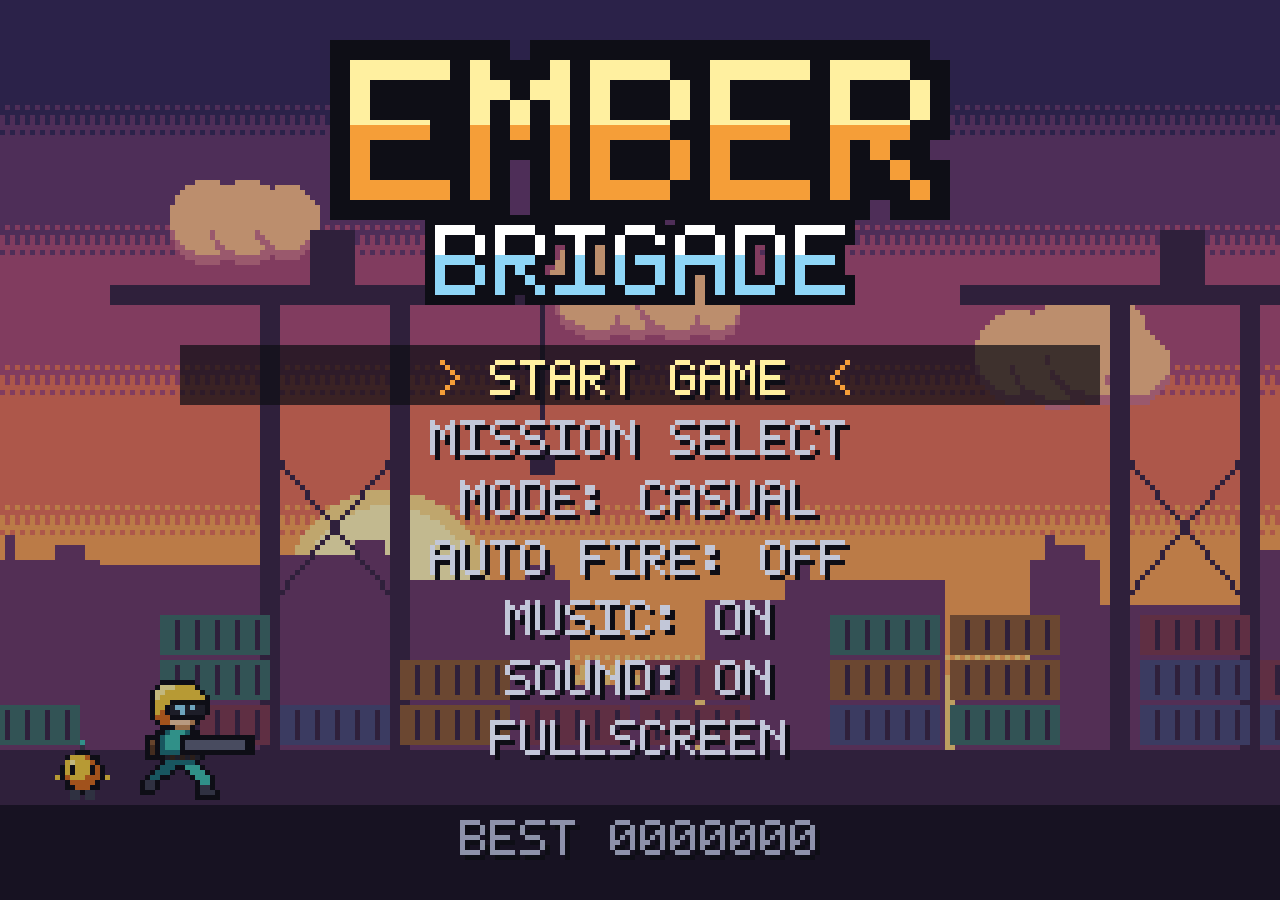
<file: index.html>
<!DOCTYPE html>
<html lang="en">
<head>
<meta charset="utf-8">
<meta name="viewport" content="width=device-width, initial-scale=1, maximum-scale=1, user-scalable=no, viewport-fit=cover">
<meta name="mobile-web-app-capable" content="yes">
<meta name="apple-mobile-web-app-capable" content="yes">
<meta name="apple-mobile-web-app-status-bar-style" content="black-translucent">
<meta name="theme-color" content="#0e0e16">
<title>Ember Brigade</title>
<link rel="stylesheet" href="style.css">
</head>
<body>
<div id="wrap">
  <canvas id="game" width="320" height="180" aria-label="Ember Brigade game screen"></canvas>
  <div id="touch" hidden>
    <div id="stick"><div id="knob"></div></div>
    <div class="tb" id="bGren"><span>BOMB</span></div>
    <div class="tb" id="bFire"><span>FIRE</span></div>
    <div class="tb" id="bJump"><span>JUMP</span></div>
  </div>
  <div id="bPause" hidden aria-label="Pause"><i></i><i></i></div>
</div>
<script src="js/core.js"></script>
<script src="js/sprites.js"></script>
<script src="js/audio.js"></script>
<script src="js/input.js"></script>
<script src="js/themes.js"></script>
<script src="js/levels.js"></script>
<script src="js/entities.js"></script>
<script src="js/bosses.js"></script>
<script src="js/game.js"></script>
</body>
</html>
</file>
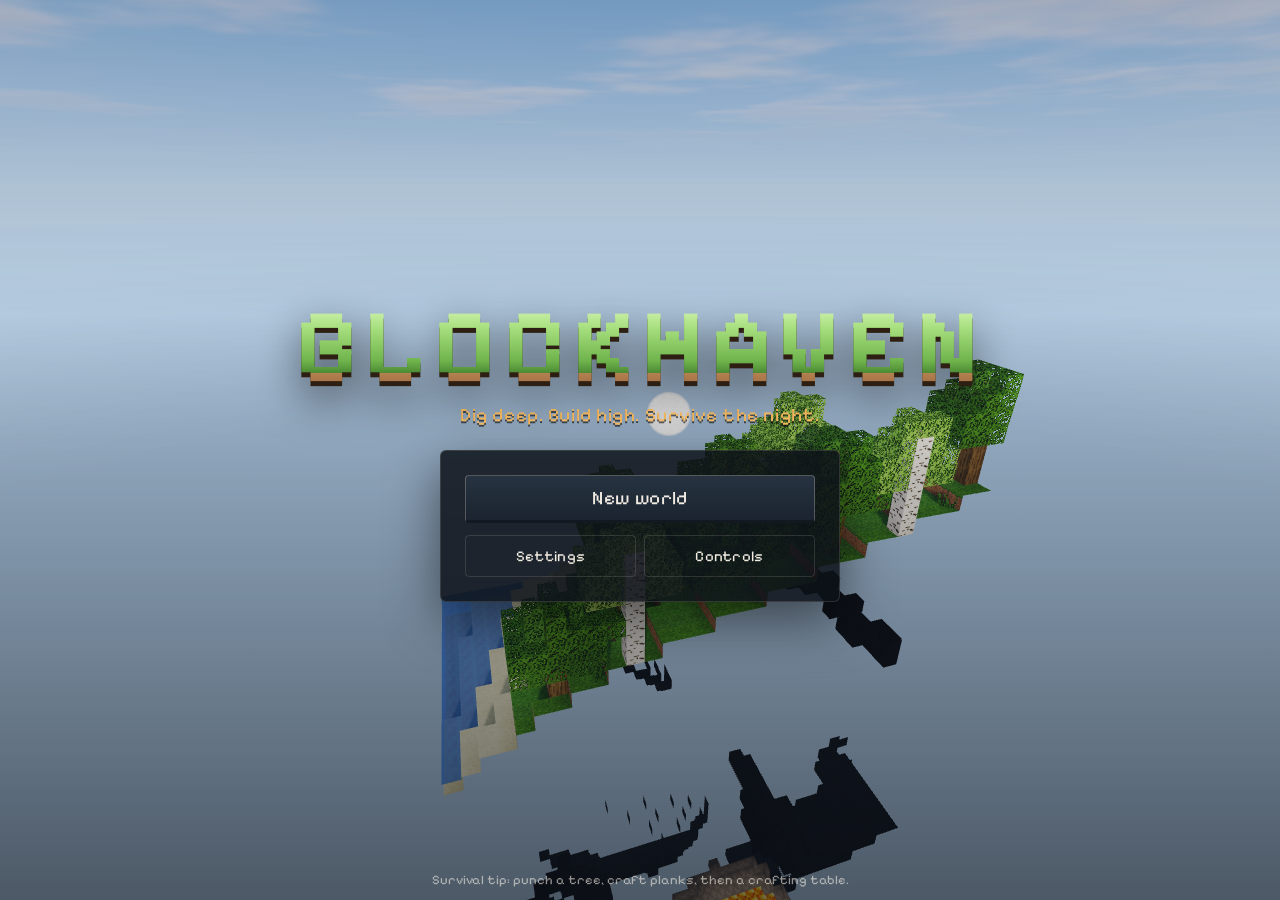
<file: blockhaven/index.html>
<!doctype html>
<html lang="en">
<head>
<meta charset="utf-8">
<meta name="viewport" content="width=device-width, initial-scale=1, viewport-fit=cover, user-scalable=no">
<title>Blockhaven</title>
<link rel="preconnect" href="https://fonts.googleapis.com">
<link rel="preconnect" href="https://fonts.gstatic.com" crossorigin>
<link rel="stylesheet" href="https://fonts.googleapis.com/css2?family=Pixelify+Sans:wght@400;500;600;700&display=swap">
<style>
/* Layout: one full-bleed WebGL canvas with HTML overlays (HUD, menus, inventory). */
:root {
  --bg: #0a0e13;
  --panel: rgba(13, 18, 25, 0.86);
  --panel-solid: #121a23;
  --panel-raise: #1b2531;
  --line: rgba(236, 226, 206, 0.14);
  --line-strong: rgba(236, 226, 206, 0.28);
  --text: #f1ece2;
  --muted: #a3acb6;
  --moss: #93d46c;
  --moss-deep: #3f7a2e;
  --amber: #ffc163;
  --danger: #ff6a5a;
  --slot: rgba(4, 7, 10, 0.52);
  --font-display: 'Pixelify Sans', 'Trebuchet MS', ui-monospace, monospace;
  --font-ui: 'Pixelify Sans', ui-monospace, 'SFMono-Regular', Menlo, Consolas, monospace;
  --font-data: ui-monospace, 'SFMono-Regular', Menlo, Consolas, monospace;
  --s1: 4px; --s2: 8px; --s3: 12px; --s4: 16px; --s5: 24px; --s6: 32px;
  --t-sm: 13px; --t-md: 15px; --t-lg: 19px; --t-xl: 26px;
  color-scheme: dark;
}
html, body { height: 100%; margin: 0; background: var(--bg); color: var(--text); overflow: hidden; }
#app { position: fixed; inset: 0; overflow: hidden; font-family: var(--font-ui); font-size: var(--t-md); user-select: none; -webkit-user-select: none; touch-action: none; -webkit-tap-highlight-color: transparent; background: var(--bg); }
#gl { position: absolute; inset: 0; width: 100%; height: 100%; display: block; }
[hidden] { display: none !important; }
.screen, .scroll, .recipes, .palette { touch-action: pan-y; }
button { font: inherit; color: inherit; }
button:focus-visible, input:focus-visible { outline: 2px solid var(--amber); outline-offset: 2px; }

/* Screen effects */
.fx { position: absolute; inset: 0; pointer-events: none; }
#fx-vignette { background: radial-gradient(ellipse at center, transparent 55%, rgba(0, 0, 0, 0.42) 100%); }
#fx-hurt { background: radial-gradient(ellipse at center, rgba(160, 0, 0, 0) 40%, rgba(170, 10, 0, 0.55) 100%); opacity: 0; transition: opacity 0.5s; }
#fx-water { background: rgba(20, 60, 140, 0.18); opacity: 0; }

/* HUD */
#hud { position: absolute; inset: 0; pointer-events: none; }
#crosshair { position: absolute; left: 50%; top: 50%; width: 22px; height: 22px; transform: translate(-50%, -50%); mix-blend-mode: difference; }
#crosshair::before, #crosshair::after { content: ''; position: absolute; background: #e8e8e8; }
#crosshair::before { left: 10px; top: 0; width: 2px; height: 22px; }
#crosshair::after { top: 10px; left: 0; height: 2px; width: 22px; }
#clock { position: absolute; top: calc(var(--s3) + env(safe-area-inset-top, 0px)); right: calc(var(--s3) + env(safe-area-inset-right, 0px)); display: flex; align-items: center; gap: var(--s2); padding: 6px 10px; background: rgba(8, 11, 15, 0.5); border: 1px solid var(--line); border-radius: 3px; font-size: var(--t-sm); letter-spacing: 0.04em; font-variant-numeric: tabular-nums; }
#clock i { width: 10px; height: 10px; border-radius: 50%; display: inline-block; }
#debug { position: absolute; top: calc(var(--s3) + env(safe-area-inset-top, 0px)); left: var(--s3); font-family: var(--font-data); font-size: 12px; line-height: 1.5; white-space: pre; background: rgba(0, 0, 0, 0.45); padding: var(--s2) var(--s3); border-radius: 3px; color: #e7e7e7; }
#toast { position: absolute; left: 50%; top: 22%; transform: translateX(-50%); padding: 8px 14px; background: rgba(8, 11, 15, 0.72); border: 1px solid var(--line); border-radius: 3px; font-size: var(--t-md); opacity: 0; transition: opacity 0.3s; white-space: nowrap; max-width: calc(100vw - 32px); overflow: hidden; text-overflow: ellipsis; }
#bottom { position: absolute; left: 50%; bottom: calc(var(--s3) + env(safe-area-inset-bottom, 0px)); transform: translateX(-50%); display: flex; flex-direction: column; align-items: center; gap: 6px; }
#itemname { font-size: var(--t-md); text-shadow: 0 2px 0 rgba(0, 0, 0, 0.7); opacity: 0; transition: opacity 0.4s; min-height: 1.2em; }
#status { width: 100%; display: flex; justify-content: space-between; align-items: flex-end; min-height: 18px; }
#hearts, #bubbles { display: flex; gap: 1px; }
#hearts img, #bubbles img { width: 18px; height: 18px; image-rendering: pixelated; }
#hotbar { display: flex; gap: 3px; padding: 3px; background: rgba(6, 9, 12, 0.6); border: 1px solid var(--line); border-radius: 4px; pointer-events: auto; }
.slot { position: relative; width: 44px; height: 44px; background: var(--slot); border: 1px solid rgba(255, 255, 255, 0.07); border-radius: 3px; display: grid; place-items: center; }
.slot img { width: 34px; height: 34px; image-rendering: pixelated; pointer-events: none; }
.slot .count { position: absolute; right: 3px; bottom: 0; font-size: 14px; font-weight: 600; text-shadow: 1px 1px 0 #000, -1px 0 0 #000; font-variant-numeric: tabular-nums; pointer-events: none; }
#hotbar .slot.sel { outline: 3px solid var(--text); outline-offset: -1px; box-shadow: 0 0 0 1px #000, inset 0 0 12px rgba(255, 255, 255, 0.12); }

/* Screens */
.screen { position: absolute; inset: 0; display: flex; align-items: center; justify-content: center; padding: var(--s4); padding-top: calc(var(--s4) + env(safe-area-inset-top, 0px)); padding-bottom: calc(var(--s4) + env(safe-area-inset-bottom, 0px)); box-sizing: border-box; overflow-y: auto; }
.dim { background: rgba(5, 8, 11, 0.62); }
.panel { background: var(--panel); border: 1px solid var(--line); border-radius: 6px; box-shadow: 0 18px 50px rgba(0, 0, 0, 0.5); padding: var(--s5); width: min(440px, 100%); box-sizing: border-box; display: flex; flex-direction: column; gap: var(--s3); max-height: 100%; }
.panel h2 { margin: 0 0 var(--s1); font-family: var(--font-display); font-size: var(--t-xl); font-weight: 600; letter-spacing: 0.02em; text-wrap: balance; }
.panel p { margin: 0; color: var(--muted); line-height: 1.45; }
.btn { appearance: none; border: 1px solid var(--line-strong); border-bottom-width: 3px; border-bottom-color: rgba(0, 0, 0, 0.5); background: linear-gradient(#273341, #1b2430); color: var(--text); padding: 11px 16px; border-radius: 4px; font-size: var(--t-lg); cursor: pointer; text-align: center; letter-spacing: 0.02em; }
.btn:hover { border-color: var(--moss); border-bottom-color: rgba(0, 0, 0, 0.5); background: linear-gradient(#2f3d4d, #212c39); }
.btn:active { transform: translateY(1px); border-bottom-width: 2px; }
.btn.primary { background: linear-gradient(#8fd067, #5f9e43); color: #0d1a08; border-color: #b6ea93; border-bottom-color: #2f5422; font-weight: 600; }
.btn.primary:hover { background: linear-gradient(#9cdc73, #69ab4b); }
.btn.quiet { background: transparent; border-color: var(--line); border-bottom-width: 1px; font-size: var(--t-md); }
.btn[disabled] { opacity: 0.45; cursor: not-allowed; }
.row { display: flex; gap: var(--s2); flex-wrap: wrap; }
.row > .btn { flex: 1 1 140px; }
.label { font-size: var(--t-sm); color: var(--muted); letter-spacing: 0.08em; text-transform: uppercase; }

/* Title */
#title { flex-direction: column; gap: var(--s5); background: linear-gradient(180deg, rgba(5, 8, 12, 0.15) 0%, rgba(5, 8, 12, 0) 35%, rgba(5, 8, 12, 0.55) 100%); }
.logo { text-align: center; display: flex; flex-direction: column; align-items: center; gap: var(--s2); }
.logo h1 { margin: 0; font-family: var(--font-display); font-weight: 700; font-size: clamp(40px, 10vw, 104px); line-height: 0.95; letter-spacing: 0.06em; text-transform: uppercase; background: linear-gradient(180deg, #e4fbc9 0%, #a8e07f 30%, #6fb44c 64%, #4d8c35 76%, #b3804f 77%, #8d5f38 100%); -webkit-background-clip: text; background-clip: text; color: transparent; filter: drop-shadow(0 5px 0 #2d1f12) drop-shadow(0 14px 22px rgba(0, 0, 0, 0.55)); }
.logo .tag { font-size: var(--t-lg); color: var(--amber); text-shadow: 0 2px 0 rgba(0, 0, 0, 0.6); letter-spacing: 0.03em; }
#title .panel { width: min(400px, 100%); }
.save-card { display: flex; flex-direction: column; gap: 2px; padding: var(--s3); border: 1px solid var(--line); border-radius: 4px; background: rgba(0, 0, 0, 0.25); }
.save-card b { font-weight: 600; font-size: var(--t-lg); }
.save-card span { color: var(--muted); font-size: var(--t-sm); font-variant-numeric: tabular-nums; }
.field { display: flex; flex-direction: column; gap: 6px; }
.field input[type=text] { font: inherit; font-size: var(--t-lg); padding: 9px 12px; border-radius: 4px; border: 1px solid var(--line-strong); background: rgba(0, 0, 0, 0.35); color: var(--text); user-select: text; -webkit-user-select: text; }
.seg { display: grid; grid-template-columns: 1fr 1fr; gap: 4px; padding: 4px; background: rgba(0, 0, 0, 0.3); border: 1px solid var(--line); border-radius: 5px; }
.seg button { appearance: none; border: 0; background: transparent; padding: 9px; border-radius: 3px; cursor: pointer; font-size: var(--t-md); color: var(--muted); }
.seg button.on { background: var(--panel-raise); color: var(--text); box-shadow: inset 0 0 0 1px var(--line-strong); }
.hint { font-size: var(--t-sm); color: var(--muted); line-height: 1.4; }
.warn { color: var(--amber); }
.foot { position: absolute; bottom: calc(var(--s3) + env(safe-area-inset-bottom, 0px)); left: 0; right: 0; text-align: center; font-size: var(--t-sm); color: rgba(241, 236, 226, 0.6); pointer-events: none; }

/* Controls list */
.keys { display: grid; grid-template-columns: auto 1fr; gap: 7px 14px; align-items: center; font-size: var(--t-md); }
.keys kbd { font-family: var(--font-ui); font-size: var(--t-sm); padding: 2px 7px; border: 1px solid var(--line-strong); border-bottom-width: 2px; border-radius: 3px; background: rgba(255, 255, 255, 0.05); white-space: nowrap; justify-self: start; }

/* Settings */
.set { display: grid; grid-template-columns: 1fr auto; gap: 4px 12px; align-items: center; }
.set input[type=range] { grid-column: 1 / -1; width: 100%; accent-color: var(--moss); }
.set output { font-variant-numeric: tabular-nums; color: var(--amber); }
.toggle { display: flex; justify-content: space-between; align-items: center; gap: var(--s3); }
.switch { appearance: none; width: 46px; height: 26px; border-radius: 13px; border: 1px solid var(--line-strong); background: rgba(0, 0, 0, 0.4); position: relative; cursor: pointer; flex: none; }
.switch::after { content: ''; position: absolute; top: 3px; left: 3px; width: 18px; height: 18px; border-radius: 50%; background: var(--muted); transition: left 0.15s, background 0.15s; }
.switch:checked { background: var(--moss-deep); border-color: var(--moss); }
.switch:checked::after { left: 23px; background: var(--text); }
.scroll { overflow-y: auto; display: flex; flex-direction: column; gap: var(--s4); padding-right: 4px; min-height: 0; }

/* Loading */
.bar { height: 8px; border-radius: 4px; background: rgba(0, 0, 0, 0.45); border: 1px solid var(--line); overflow: hidden; }
.bar i { display: block; height: 100%; width: 0; background: linear-gradient(90deg, var(--moss-deep), var(--moss)); transition: width 0.2s; }

/* Inventory */
#inventory .panel { width: min(860px, 100%); padding: var(--s4); }
.inv-head { display: flex; justify-content: space-between; align-items: center; gap: var(--s3); }
.inv-cols { display: grid; grid-template-columns: minmax(0, 1fr) auto; gap: var(--s4); min-height: 0; }
.inv-side { display: flex; flex-direction: column; gap: var(--s2); min-height: 0; min-width: 0; }
.grid9 { display: grid; grid-template-columns: repeat(9, 44px); gap: 3px; }
.hotrow { margin-top: var(--s2); }
.recipes { display: flex; flex-direction: column; gap: 4px; overflow-y: auto; max-height: min(52vh, 420px); padding-right: 4px; }
.recipe { display: grid; grid-template-columns: 44px minmax(0, 1fr) auto; align-items: center; gap: var(--s3); padding: 5px 8px 5px 5px; border-radius: 4px; border: 1px solid transparent; background: rgba(255, 255, 255, 0.03); cursor: pointer; text-align: left; }
.recipe:hover { border-color: var(--line-strong); }
.recipe.ok { background: rgba(147, 212, 108, 0.1); }
.recipe.ok .r-name { color: var(--text); }
.recipe.no { opacity: 0.55; }
.recipe .r-name { font-size: var(--t-md); color: var(--muted); }
.recipe .r-in { display: flex; gap: 6px; flex-wrap: wrap; align-items: center; font-size: var(--t-sm); color: var(--muted); margin-top: 2px; font-variant-numeric: tabular-nums; }
.recipe .r-in img { width: 18px; height: 18px; image-rendering: pixelated; vertical-align: middle; }
.recipe .r-in .miss { color: var(--danger); }
.recipe .r-st { font-size: var(--t-sm); color: var(--amber); white-space: nowrap; }
.palette { display: grid; grid-template-columns: repeat(auto-fill, 44px); gap: 3px; overflow-y: auto; max-height: min(52vh, 420px); padding-right: 4px; }
.slot.click { cursor: pointer; pointer-events: auto; }
.slot.click:hover { border-color: var(--line-strong); background: rgba(255, 255, 255, 0.08); }
#tooltip { position: absolute; pointer-events: none; padding: 5px 9px; background: rgba(16, 10, 30, 0.94); border: 1px solid #4b2f8a; border-radius: 3px; font-size: var(--t-md); white-space: nowrap; z-index: 20; }
#cursor-item { position: absolute; width: 44px; height: 44px; pointer-events: none; z-index: 30; display: grid; place-items: center; transform: translate(-50%, -50%); }
#cursor-item img { width: 36px; height: 36px; image-rendering: pixelated; }
#cursor-item span { position: absolute; right: 2px; bottom: 0; font-weight: 600; text-shadow: 1px 1px 0 #000; }

/* Death */
#death { background: rgba(90, 0, 0, 0.45); flex-direction: column; gap: var(--s4); text-align: center; }
#death h2 { font-family: var(--font-display); font-size: clamp(40px, 9vw, 72px); margin: 0; color: #ffd9d4; text-shadow: 0 4px 0 #3a0000; }
#death p { margin: 0; color: #ffd9d4; font-size: var(--t-lg); }

/* Touch controls */
#touch { position: absolute; inset: 0; pointer-events: none; }
#stick { position: absolute; left: calc(18px + env(safe-area-inset-left, 0px)); bottom: calc(86px + env(safe-area-inset-bottom, 0px)); width: 132px; height: 132px; border-radius: 50%; background: rgba(255, 255, 255, 0.07); border: 2px solid rgba(255, 255, 255, 0.18); pointer-events: auto; }
#knob { position: absolute; left: 50%; top: 50%; width: 56px; height: 56px; margin: -28px 0 0 -28px; border-radius: 50%; background: rgba(255, 255, 255, 0.22); border: 2px solid rgba(255, 255, 255, 0.35); }
.tbtn { position: absolute; pointer-events: auto; width: 64px; height: 64px; border-radius: 50%; background: rgba(10, 14, 18, 0.45); border: 2px solid rgba(255, 255, 255, 0.25); color: var(--text); font-size: 13px; display: grid; place-items: center; letter-spacing: 0.04em; }
.tbtn:active, .tbtn.on { background: rgba(147, 212, 108, 0.35); }
#t-jump { right: calc(22px + env(safe-area-inset-right, 0px)); bottom: calc(96px + env(safe-area-inset-bottom, 0px)); width: 78px; height: 78px; }
#t-down { right: calc(112px + env(safe-area-inset-right, 0px)); bottom: calc(92px + env(safe-area-inset-bottom, 0px)); }
#t-inv { right: calc(22px + env(safe-area-inset-right, 0px)); top: calc(64px + env(safe-area-inset-top, 0px)); width: 52px; height: 52px; border-radius: 6px; }
#t-pause { right: calc(84px + env(safe-area-inset-right, 0px)); top: calc(64px + env(safe-area-inset-top, 0px)); width: 52px; height: 52px; border-radius: 6px; }
#fatal { position: absolute; inset: 0; display: grid; place-items: center; padding: var(--s5); text-align: center; background: var(--bg); color: var(--text); font-size: var(--t-lg); line-height: 1.5; }

@media (max-width: 720px) {
  .inv-cols { grid-template-columns: minmax(0, 1fr); }
  .grid9 { grid-template-columns: repeat(9, minmax(0, 36px)); }
  .grid9 .slot, #hotbar .slot { width: 36px; height: 36px; }
  .grid9 .slot img, #hotbar .slot img { width: 28px; height: 28px; }
  .recipes, .palette { max-height: 30vh; }
  .palette { grid-template-columns: repeat(auto-fill, 40px); }
  .palette .slot { width: 40px; height: 40px; }
}
@media (max-width: 420px) {
  #hotbar { gap: 2px; padding: 2px; }
  #hotbar .slot, .grid9 .slot { width: 33px; height: 33px; }
  .grid9 { grid-template-columns: repeat(9, 33px); gap: 2px; }
  #hearts img, #bubbles img { width: 15px; height: 15px; }
  .panel { padding: var(--s4); }
}
@media (prefers-reduced-motion: reduce) {
  * { transition: none !important; }
}
</style>

</head>
<body>
<div id="app">
  <canvas id="gl"></canvas>
  <div class="fx" id="fx-water"></div>
  <div class="fx" id="fx-vignette"></div>
  <div class="fx" id="fx-hurt"></div>

  <div id="hud" hidden>
    <div id="crosshair"></div>
    <div id="clock"><i></i><span></span></div>
    <div id="debug" hidden></div>
    <div id="toast"></div>
    <div id="bottom">
      <div id="itemname"></div>
      <div id="status"><div id="hearts"></div><div id="bubbles"></div></div>
      <div id="hotbar"></div>
    </div>
  </div>

  <div id="touch" hidden>
    <div id="stick"><div id="knob"></div></div>
    <button class="tbtn" id="t-jump" type="button">JUMP</button>
    <button class="tbtn" id="t-down" type="button">SNEAK</button>
    <button class="tbtn" id="t-inv" type="button">BAG</button>
    <button class="tbtn" id="t-pause" type="button">II</button>
  </div>

  <section id="title" class="screen">
    <div class="logo">
      <h1>Blockhaven</h1>
      <div class="tag">Dig deep. Build high. Survive the night.</div>
    </div>
    <div class="panel" id="menu-main">
      <div class="save-card" id="save-card" hidden>
        <span class="label">Saved world</span>
        <b id="save-name"></b>
        <span id="save-meta"></span>
      </div>
      <button class="btn primary" id="b-continue" type="button" hidden>Continue</button>
      <button class="btn" id="b-new" type="button">New world</button>
      <div class="row">
        <button class="btn quiet" id="b-settings" type="button">Settings</button>
        <button class="btn quiet" id="b-help" type="button">Controls</button>
      </div>
    </div>
    <div class="panel" id="menu-new" hidden>
      <h2>New world</h2>
      <div class="field">
        <label class="label" for="in-name">World name</label>
        <input type="text" id="in-name" maxlength="28" value="New Haven" autocomplete="off" spellcheck="false">
      </div>
      <div class="field">
        <label class="label" for="in-seed">Seed</label>
        <input type="text" id="in-seed" maxlength="32" placeholder="Leave empty for a random world" autocomplete="off" spellcheck="false">
      </div>
      <div class="field">
        <span class="label">Game mode</span>
        <div class="seg" id="seg-mode">
          <button type="button" data-mode="survival" class="on">Survival</button>
          <button type="button" data-mode="creative">Creative</button>
        </div>
        <div class="hint" id="mode-hint">Gather resources, craft tools and keep the zombies away at night.</div>
      </div>
      <div class="hint warn" id="new-warn" hidden>Creating a new world replaces your saved world.</div>
      <div class="row">
        <button class="btn quiet" id="b-new-back" type="button">Back</button>
        <button class="btn primary" id="b-create" type="button">Create world</button>
      </div>
    </div>
    <div class="panel" id="menu-help" hidden>
      <h2>Controls</h2>
      <div class="keys">
        <kbd>W A S D</kbd><span>Move</span>
        <kbd>Mouse</kbd><span>Look around</span>
        <kbd>Left click</kbd><span>Mine block / attack (hold)</span>
        <kbd>Right click</kbd><span>Place block / eat / use table</span>
        <kbd>Space</kbd><span>Jump, swim up. Double-tap to fly (Creative)</span>
        <kbd>Shift</kbd><span>Sneak, fly down</span>
        <kbd>Ctrl</kbd><span>Sprint (or double-tap W)</span>
        <kbd>1 – 9 / Wheel</kbd><span>Choose hotbar slot</span>
        <kbd>E</kbd><span>Inventory and crafting</span>
        <kbd>Q</kbd><span>Drop held item</span>
        <kbd>Middle click</kbd><span>Pick block</span>
        <kbd>F3</kbd><span>Debug info</span>
        <kbd>Esc</kbd><span>Pause</span>
      </div>
      <p class="hint">On a phone: drag the left pad to walk, drag anywhere else to look, tap to place, hold to mine.</p>
      <button class="btn" id="b-help-back" type="button">Back</button>
    </div>
    <div class="foot">Survival tip: punch a tree, craft planks, then a crafting table.</div>
  </section>

  <section id="loading" class="screen dim" hidden>
    <div class="panel">
      <h2 id="load-title">Generating terrain</h2>
      <div class="bar"><i id="load-bar"></i></div>
      <p id="load-text">Raising mountains…</p>
      <button class="btn primary" id="b-play" type="button" hidden>Play</button>
    </div>
  </section>

  <section id="pause" class="screen dim" hidden>
    <div class="panel">
      <h2>Paused</h2>
      <button class="btn primary" id="b-resume" type="button">Back to game</button>
      <button class="btn" id="b-p-settings" type="button">Settings</button>
      <button class="btn" id="b-p-help" type="button">Controls</button>
      <button class="btn quiet" id="b-quit" type="button">Save and quit to title</button>
      <p class="hint" id="pause-hint">Your world saves automatically.</p>
    </div>
  </section>

  <section id="help2" class="screen dim" hidden></section>

  <section id="settings" class="screen dim" hidden>
    <div class="panel">
      <h2>Settings</h2>
      <div class="scroll">
        <div class="set"><label for="s-dist">Render distance</label><output id="o-dist"></output><input type="range" id="s-dist" min="3" max="16" step="1"></div>
        <div class="set"><label for="s-fov">Field of view</label><output id="o-fov"></output><input type="range" id="s-fov" min="55" max="110" step="1"></div>
        <div class="set"><label for="s-sens">Mouse sensitivity</label><output id="o-sens"></output><input type="range" id="s-sens" min="0.2" max="3" step="0.05"></div>
        <div class="set"><label for="s-vol">Sound volume</label><output id="o-vol"></output><input type="range" id="s-vol" min="0" max="1" step="0.05"></div>
        <div class="set"><label for="s-scale">Resolution</label><output id="o-scale"></output><input type="range" id="s-scale" min="0.5" max="1" step="0.05"></div>
        <label class="toggle" for="s-shadows"><span>Sun shadows</span><input type="checkbox" class="switch" id="s-shadows"></label>
        <label class="toggle" for="s-hq"><span>High-quality shadows</span><input type="checkbox" class="switch" id="s-hq"></label>
        <label class="toggle" for="s-music"><span>Ambient music</span><input type="checkbox" class="switch" id="s-music"></label>
        <label class="toggle" for="s-invert"><span>Invert mouse</span><input type="checkbox" class="switch" id="s-invert"></label>
        <label class="toggle" for="s-bob"><span>View bobbing</span><input type="checkbox" class="switch" id="s-bob"></label>
      </div>
      <button class="btn primary" id="b-set-done" type="button">Done</button>
    </div>
  </section>

  <section id="inventory" class="screen dim" hidden>
    <div class="panel">
      <div class="inv-head">
        <h2 id="inv-title">Inventory</h2>
        <button class="btn quiet" id="b-inv-close" type="button">Close</button>
      </div>
      <div class="inv-cols">
        <div class="inv-side">
          <span class="label" id="inv-left-label">Crafting</span>
          <div class="recipes" id="recipes"></div>
          <div class="palette" id="palette" hidden></div>
          <span class="hint" id="station-hint"></span>
        </div>
        <div class="inv-side">
          <span class="label">Backpack</span>
          <div class="grid9" id="inv-main"></div>
          <span class="label hotrow">Hotbar</span>
          <div class="grid9" id="inv-hot"></div>
          <span class="hint" id="inv-hint">Click to pick up and place. Right-click splits a stack. Shift-click moves it.</span>
        </div>
      </div>
    </div>
  </section>

  <section id="death" class="screen" hidden>
    <h2>You died</h2>
    <p id="death-cause"></p>
    <button class="btn primary" id="b-respawn" type="button">Respawn</button>
  </section>

  <div id="tooltip" hidden></div>
  <div id="cursor-item" hidden><img alt=""><span></span></div>
  <div id="fatal" hidden></div>
</div>

<script id="shared-src">
'use strict';
// ---------------------------------------------------------------------------
// Shared core: runs on the main thread AND inside the world workers.
// Block/item definitions, seeded noise, terrain generation, lighting, meshing.
// Must not touch the DOM.
// ---------------------------------------------------------------------------
const CS = 16;            // chunk width (x/z)
const CH = 128;           // world height
const SEA = 52;           // sea level
const CVOL = CS * CS * CH;

// ---- Texture layers --------------------------------------------------------
const TEX_NAMES = [
  'grass_top', 'grass_side', 'dirt', 'stone', 'cobblestone', 'sand', 'gravel', 'oak_log', 'oak_log_top', 'oak_leaves',
  'oak_planks', 'glass', 'water', 'bedrock', 'coal_ore', 'iron_ore', 'gold_ore', 'diamond_ore', 'snow', 'ice',
  'cactus_side', 'cactus_top', 'birch_log', 'birch_log_top', 'birch_leaves', 'spruce_log', 'spruce_log_top', 'spruce_leaves', 'bricks', 'tall_grass',
  'dandelion', 'poppy', 'torch', 'glowstone', 'crafting_table_top', 'crafting_table_side', 'crafting_table_front', 'furnace_front', 'furnace_side', 'furnace_top',
  'wool_white', 'wool_red', 'wool_orange', 'wool_yellow', 'wool_lime', 'wool_blue', 'wool_purple', 'wool_black', 'stone_bricks', 'sandstone_top',
  'sandstone_side', 'bookshelf', 'mossy_cobblestone', 'lava', 'snowy_grass_side', 'dead_bush', 'spruce_planks', 'birch_planks', 'obsidian', 'blue_flower',
  'crack_0', 'crack_1', 'crack_2', 'crack_3', 'crack_4', 'crack_5', 'crack_6', 'crack_7', 'crack_8', 'crack_9',
  'stick', 'coal', 'iron_ingot', 'gold_ingot', 'diamond', 'apple', 'porkchop_raw', 'porkchop_cooked', 'mutton_raw', 'mutton_cooked',
  'wood_pickaxe', 'wood_axe', 'wood_shovel', 'wood_sword', 'stone_pickaxe', 'stone_axe', 'stone_shovel', 'stone_sword',
  'iron_pickaxe', 'iron_axe', 'iron_shovel', 'iron_sword', 'diamond_pickaxe', 'diamond_axe', 'diamond_shovel', 'diamond_sword',
  'pig_skin', 'pig_face', 'sheep_wool', 'sheep_face', 'sheep_skin', 'zombie_skin', 'zombie_face', 'zombie_shirt', 'zombie_pants', 'zombie_hair',
  'player_skin', 'white',
];
const TEX = {};
TEX_NAMES.forEach((n, i) => { TEX[n] = i; });

// ---- Blocks ----------------------------------------------------------------
const B = {
  AIR: 0, GRASS: 1, DIRT: 2, STONE: 3, COBBLE: 4, SAND: 5, GRAVEL: 6, OAK_LOG: 7, OAK_LEAVES: 8, PLANKS: 9,
  GLASS: 10, WATER: 11, BEDROCK: 12, COAL_ORE: 13, IRON_ORE: 14, GOLD_ORE: 15, DIAMOND_ORE: 16, SNOW: 17, ICE: 18, CACTUS: 19,
  BIRCH_LOG: 20, BIRCH_LEAVES: 21, SPRUCE_LOG: 22, SPRUCE_LEAVES: 23, BRICKS: 24, TALL_GRASS: 25, DANDELION: 26, POPPY: 27, TORCH: 28, GLOWSTONE: 29,
  CRAFTING_TABLE: 30, FURNACE: 31, WOOL_WHITE: 32, WOOL_RED: 33, WOOL_ORANGE: 34, WOOL_YELLOW: 35, WOOL_LIME: 36, WOOL_BLUE: 37, WOOL_PURPLE: 38, WOOL_BLACK: 39,
  STONE_BRICKS: 40, SANDSTONE: 41, BOOKSHELF: 42, MOSSY_COBBLE: 43, LAVA: 44, SNOWY_GRASS: 45, DEAD_BUSH: 46, SPRUCE_PLANKS: 47, BIRCH_PLANKS: 48, OBSIDIAN: 49,
  CORNFLOWER: 50,
};
const BLOCKS = [];
const FACE_ALL = (t) => [t, t, t, t, t, t];
const FACE_SIDES = (side, top, bottom) => [side, side, top, bottom === undefined ? top : bottom, side, side];

function defBlock(id, name, p) {
  const d = Object.assign({
    id, name, tex: FACE_ALL('stone'), solid: true, opaque: true, model: 'cube', translucent: false,
    cullSame: false, atten: 0, emit: 0, hardness: 1, tool: null, tier: 0, drop: id, sound: 'stone',
    tint: 0, wave: 0, replaceable: false, target: true, liquid: false, glow: false, creative: true,
  }, p);
  d.texL = d.tex.map((n) => TEX[n]);
  BLOCKS[id] = d;
  return d;
}
const PLANT = { solid: false, opaque: false, model: 'cross', hardness: 0, sound: 'grass', replaceable: false, wave: 2 };
defBlock(B.AIR, 'Air', { solid: false, opaque: false, model: 'none', target: false, hardness: 0, drop: 0, creative: false });
defBlock(B.GRASS, 'Grass Block', { tex: FACE_SIDES('grass_side', 'grass_top', 'dirt'), hardness: 0.6, tool: 'shovel', drop: B.DIRT, sound: 'grass', tint: 1 });
defBlock(B.DIRT, 'Dirt', { tex: FACE_ALL('dirt'), hardness: 0.5, tool: 'shovel', sound: 'dirt' });
defBlock(B.STONE, 'Stone', { tex: FACE_ALL('stone'), hardness: 1.5, tool: 'pickaxe', tier: 1, drop: B.COBBLE });
defBlock(B.COBBLE, 'Cobblestone', { tex: FACE_ALL('cobblestone'), hardness: 2, tool: 'pickaxe', tier: 1 });
defBlock(B.SAND, 'Sand', { tex: FACE_ALL('sand'), hardness: 0.5, tool: 'shovel', sound: 'sand', falls: true });
defBlock(B.GRAVEL, 'Gravel', { tex: FACE_ALL('gravel'), hardness: 0.6, tool: 'shovel', sound: 'gravel', falls: true });
defBlock(B.OAK_LOG, 'Oak Log', { tex: FACE_SIDES('oak_log', 'oak_log_top'), hardness: 2, tool: 'axe', sound: 'wood' });
defBlock(B.OAK_LEAVES, 'Oak Leaves', { tex: FACE_ALL('oak_leaves'), opaque: false, hardness: 0.2, atten: 1, sound: 'grass', tint: 1, wave: 1, drop: 0 });
defBlock(B.PLANKS, 'Oak Planks', { tex: FACE_ALL('oak_planks'), hardness: 2, tool: 'axe', sound: 'wood' });
defBlock(B.GLASS, 'Glass', { tex: FACE_ALL('glass'), opaque: false, cullSame: true, hardness: 0.3, sound: 'glass' });
defBlock(B.WATER, 'Water', { tex: FACE_ALL('water'), solid: false, opaque: false, model: 'liquid', translucent: true, cullSame: true, atten: 2, target: false, liquid: true, hardness: -1, drop: 0 });
defBlock(B.BEDROCK, 'Bedrock', { tex: FACE_ALL('bedrock'), hardness: -1, drop: 0 });
defBlock(B.COAL_ORE, 'Coal Ore', { tex: FACE_ALL('coal_ore'), hardness: 3, tool: 'pickaxe', tier: 1, drop: 257 });
defBlock(B.IRON_ORE, 'Iron Ore', { tex: FACE_ALL('iron_ore'), hardness: 3, tool: 'pickaxe', tier: 2 });
defBlock(B.GOLD_ORE, 'Gold Ore', { tex: FACE_ALL('gold_ore'), hardness: 3, tool: 'pickaxe', tier: 3 });
defBlock(B.DIAMOND_ORE, 'Diamond Ore', { tex: FACE_ALL('diamond_ore'), hardness: 3, tool: 'pickaxe', tier: 3, drop: 260 });
defBlock(B.SNOW, 'Snow Block', { tex: FACE_ALL('snow'), hardness: 0.3, tool: 'shovel', sound: 'snow' });
defBlock(B.ICE, 'Ice', { tex: FACE_ALL('ice'), opaque: false, translucent: true, cullSame: true, atten: 1, hardness: 0.5, tool: 'pickaxe', sound: 'glass', slippery: true });
defBlock(B.CACTUS, 'Cactus', { tex: FACE_SIDES('cactus_side', 'cactus_top'), hardness: 0.4, sound: 'wool' });
defBlock(B.BIRCH_LOG, 'Birch Log', { tex: FACE_SIDES('birch_log', 'birch_log_top'), hardness: 2, tool: 'axe', sound: 'wood' });
defBlock(B.BIRCH_LEAVES, 'Birch Leaves', { tex: FACE_ALL('birch_leaves'), opaque: false, hardness: 0.2, atten: 1, sound: 'grass', wave: 1, drop: 0 });
defBlock(B.SPRUCE_LOG, 'Spruce Log', { tex: FACE_SIDES('spruce_log', 'spruce_log_top'), hardness: 2, tool: 'axe', sound: 'wood' });
defBlock(B.SPRUCE_LEAVES, 'Spruce Leaves', { tex: FACE_ALL('spruce_leaves'), opaque: false, hardness: 0.2, atten: 1, sound: 'grass', wave: 1, drop: 0 });
defBlock(B.BRICKS, 'Bricks', { tex: FACE_ALL('bricks'), hardness: 2, tool: 'pickaxe', tier: 1 });
defBlock(B.TALL_GRASS, 'Tall Grass', Object.assign({}, PLANT, { tex: FACE_ALL('tall_grass'), tint: 1, replaceable: true, drop: 0 }));
defBlock(B.DANDELION, 'Dandelion', Object.assign({}, PLANT, { tex: FACE_ALL('dandelion') }));
defBlock(B.POPPY, 'Poppy', Object.assign({}, PLANT, { tex: FACE_ALL('poppy') }));
defBlock(B.TORCH, 'Torch', { tex: FACE_ALL('torch'), solid: false, opaque: false, model: 'torch', emit: 14, hardness: 0, sound: 'wood', glow: true });
defBlock(B.GLOWSTONE, 'Glowstone', { tex: FACE_ALL('glowstone'), emit: 15, hardness: 0.3, sound: 'glass', glow: true });
defBlock(B.CRAFTING_TABLE, 'Crafting Table', { tex: ['crafting_table_side', 'crafting_table_side', 'crafting_table_top', 'oak_planks', 'crafting_table_front', 'crafting_table_front'], hardness: 2.5, tool: 'axe', sound: 'wood' });
defBlock(B.FURNACE, 'Furnace', { tex: ['furnace_side', 'furnace_side', 'furnace_top', 'furnace_top', 'furnace_front', 'furnace_side'], hardness: 3.5, tool: 'pickaxe', tier: 1 });
const WOOLS = [['White', 'wool_white'], ['Red', 'wool_red'], ['Orange', 'wool_orange'], ['Yellow', 'wool_yellow'], ['Lime', 'wool_lime'], ['Blue', 'wool_blue'], ['Purple', 'wool_purple'], ['Black', 'wool_black']];
WOOLS.forEach(([n, t], i) => defBlock(B.WOOL_WHITE + i, n + ' Wool', { tex: FACE_ALL(t), hardness: 0.8, sound: 'wool' }));
defBlock(B.STONE_BRICKS, 'Stone Bricks', { tex: FACE_ALL('stone_bricks'), hardness: 1.5, tool: 'pickaxe', tier: 1 });
defBlock(B.SANDSTONE, 'Sandstone', { tex: FACE_SIDES('sandstone_side', 'sandstone_top'), hardness: 0.8, tool: 'pickaxe', tier: 1 });
defBlock(B.BOOKSHELF, 'Bookshelf', { tex: FACE_SIDES('bookshelf', 'oak_planks'), hardness: 1.5, tool: 'axe', sound: 'wood' });
defBlock(B.MOSSY_COBBLE, 'Mossy Cobblestone', { tex: FACE_ALL('mossy_cobblestone'), hardness: 2, tool: 'pickaxe', tier: 1 });
defBlock(B.LAVA, 'Lava', { tex: FACE_ALL('lava'), solid: false, opaque: false, model: 'liquid', cullSame: true, emit: 15, target: false, liquid: true, hardness: -1, drop: 0, glow: true, lightBlock: true });
defBlock(B.SNOWY_GRASS, 'Snowy Grass Block', { tex: FACE_SIDES('snowy_grass_side', 'snow', 'dirt'), hardness: 0.6, tool: 'shovel', drop: B.DIRT, sound: 'snow' });
defBlock(B.DEAD_BUSH, 'Dead Bush', Object.assign({}, PLANT, { tex: FACE_ALL('dead_bush'), replaceable: true, drop: 256 }));
defBlock(B.SPRUCE_PLANKS, 'Spruce Planks', { tex: FACE_ALL('spruce_planks'), hardness: 2, tool: 'axe', sound: 'wood' });
defBlock(B.BIRCH_PLANKS, 'Birch Planks', { tex: FACE_ALL('birch_planks'), hardness: 2, tool: 'axe', sound: 'wood' });
defBlock(B.OBSIDIAN, 'Obsidian', { tex: FACE_ALL('obsidian'), hardness: 15, tool: 'pickaxe', tier: 4 });
defBlock(B.CORNFLOWER, 'Cornflower', Object.assign({}, PLANT, { tex: FACE_ALL('blue_flower') }));

// ---- Items (ids >= 256) ----------------------------------------------------
const I = { STICK: 256, COAL: 257, IRON_INGOT: 258, GOLD_INGOT: 259, DIAMOND: 260, APPLE: 261, PORK_RAW: 262, PORK_COOKED: 263, MUTTON_RAW: 264, MUTTON_COOKED: 265 };
const ITEMS = {};
function defItem(id, name, tex, p) { ITEMS[id] = Object.assign({ id, name, tex: TEX[tex], stack: 64 }, p || {}); }
defItem(I.STICK, 'Stick', 'stick');
defItem(I.COAL, 'Coal', 'coal');
defItem(I.IRON_INGOT, 'Iron Ingot', 'iron_ingot');
defItem(I.GOLD_INGOT, 'Gold Ingot', 'gold_ingot');
defItem(I.DIAMOND, 'Diamond', 'diamond');
defItem(I.APPLE, 'Apple', 'apple', { food: 4 });
defItem(I.PORK_RAW, 'Raw Porkchop', 'porkchop_raw', { food: 3 });
defItem(I.PORK_COOKED, 'Cooked Porkchop', 'porkchop_cooked', { food: 8 });
defItem(I.MUTTON_RAW, 'Raw Mutton', 'mutton_raw', { food: 2 });
defItem(I.MUTTON_COOKED, 'Cooked Mutton', 'mutton_cooked', { food: 6 });
const TOOL_MATS = [['wood', 'Wooden', 1, 2], ['stone', 'Stone', 2, 4], ['iron', 'Iron', 3, 6], ['diamond', 'Diamond', 4, 8]];
const TOOL_TYPES = [['pickaxe', 'Pickaxe'], ['axe', 'Axe'], ['shovel', 'Shovel'], ['sword', 'Sword']];
const TOOL_BASE = 270;
TOOL_MATS.forEach(([m, mn, tier, speed], mi) => TOOL_TYPES.forEach(([t, tn], ti) => {
  const dmg = t === 'sword' ? 3 + tier : t === 'axe' ? 2 + tier : 1 + tier * 0.5;
  defItem(TOOL_BASE + mi * 4 + ti, mn + ' ' + tn, m + '_' + t, { tool: t, tier, speed, damage: dmg, stack: 1 });
}));
const toolId = (mat, type) => TOOL_BASE + ['wood', 'stone', 'iron', 'diamond'].indexOf(mat) * 4 + ['pickaxe', 'axe', 'shovel', 'sword'].indexOf(type);

function itemName(id) { return id < 256 ? (BLOCKS[id] ? BLOCKS[id].name : '?') : (ITEMS[id] ? ITEMS[id].name : '?'); }
function maxStack(id) { return id < 256 ? 64 : (ITEMS[id] ? ITEMS[id].stack : 64); }

// ---- Lookup tables for fast meshing -----------------------------------------
const NB = 256;
const T_OPAQUE = new Uint8Array(NB), T_LIGHTBLOCK = new Uint8Array(NB), T_ATTEN = new Uint8Array(NB), T_EMIT = new Uint8Array(NB);
const T_MODEL = new Uint8Array(NB), T_TRANS = new Uint8Array(NB), T_CULLSAME = new Uint8Array(NB), T_TINT = new Uint8Array(NB);
const T_WAVE = new Uint8Array(NB), T_GLOW = new Uint8Array(NB), T_TEX = new Uint8Array(NB * 6), T_SOLID = new Uint8Array(NB), T_LIQUID = new Uint8Array(NB);
const MODEL_ID = { none: 0, cube: 1, cross: 2, torch: 3, liquid: 4 };
BLOCKS.forEach((d, id) => {
  if (!d) return;
  T_OPAQUE[id] = d.opaque ? 1 : 0;
  T_LIGHTBLOCK[id] = (d.opaque || d.lightBlock) ? 1 : 0;
  T_ATTEN[id] = d.atten;
  T_EMIT[id] = d.emit;
  T_MODEL[id] = MODEL_ID[d.model];
  T_TRANS[id] = d.translucent ? 1 : 0;
  T_CULLSAME[id] = d.cullSame ? 1 : 0;
  T_TINT[id] = d.tint;
  T_WAVE[id] = d.wave;
  T_GLOW[id] = d.glow ? 1 : 0;
  T_SOLID[id] = d.solid ? 1 : 0;
  T_LIQUID[id] = d.liquid ? 1 : 0;
  for (let f = 0; f < 6; f++) T_TEX[id * 6 + f] = d.texL[f];
});

// ---- Seeded noise ----------------------------------------------------------
function hashSeed(str) {
  let h = 2166136261 >>> 0;
  for (let i = 0; i < str.length; i++) { h ^= str.charCodeAt(i); h = Math.imul(h, 16777619); }
  return h >>> 0;
}
function hash3(seed, x, y, z) {
  let h = (seed ^ Math.imul(x | 0, 374761393) ^ Math.imul(y | 0, 1103515245) ^ Math.imul(z | 0, 668265263)) | 0;
  h = Math.imul(h ^ (h >>> 13), 1274126177);
  h = Math.imul(h ^ (h >>> 16), 2246822519);
  h ^= h >>> 15;
  return (h >>> 0) / 4294967296;
}
function mulberry(a) {
  return function () {
    a |= 0; a = (a + 0x6D2B79F5) | 0;
    let t = Math.imul(a ^ (a >>> 15), 1 | a);
    t = (t + Math.imul(t ^ (t >>> 7), 61 | t)) ^ t;
    return ((t ^ (t >>> 14)) >>> 0) / 4294967296;
  };
}

function makeNoise(seed) {
  const rnd = mulberry(seed);
  const p = new Uint8Array(256);
  for (let i = 0; i < 256; i++) p[i] = i;
  for (let i = 255; i > 0; i--) { const j = Math.floor(rnd() * (i + 1)); const t = p[i]; p[i] = p[j]; p[j] = t; }
  const perm = new Uint8Array(512), pm12 = new Uint8Array(512);
  for (let i = 0; i < 512; i++) { perm[i] = p[i & 255]; pm12[i] = perm[i] % 12; }
  const g = [1, 1, 0, -1, 1, 0, 1, -1, 0, -1, -1, 0, 1, 0, 1, -1, 0, 1, 1, 0, -1, -1, 0, -1, 0, 1, 1, 0, -1, 1, 0, 1, -1, 0, -1, -1];
  const G = new Float64Array(g);
  const F2 = 0.5 * (Math.sqrt(3) - 1), G2 = (3 - Math.sqrt(3)) / 6;
  const F3 = 1 / 3, G3 = 1 / 6;
  function n2(xin, yin) {
    let n0 = 0, n1 = 0, n2v = 0;
    const s = (xin + yin) * F2;
    const i = Math.floor(xin + s), j = Math.floor(yin + s);
    const t = (i + j) * G2;
    const x0 = xin - (i - t), y0 = yin - (j - t);
    let i1, j1;
    if (x0 > y0) { i1 = 1; j1 = 0; } else { i1 = 0; j1 = 1; }
    const x1 = x0 - i1 + G2, y1 = y0 - j1 + G2, x2 = x0 - 1 + 2 * G2, y2 = y0 - 1 + 2 * G2;
    const ii = i & 255, jj = j & 255;
    let t0 = 0.5 - x0 * x0 - y0 * y0;
    if (t0 > 0) { const gi = pm12[ii + perm[jj]] * 3; t0 *= t0; n0 = t0 * t0 * (G[gi] * x0 + G[gi + 1] * y0); }
    let t1 = 0.5 - x1 * x1 - y1 * y1;
    if (t1 > 0) { const gi = pm12[ii + i1 + perm[jj + j1]] * 3; t1 *= t1; n1 = t1 * t1 * (G[gi] * x1 + G[gi + 1] * y1); }
    let t2 = 0.5 - x2 * x2 - y2 * y2;
    if (t2 > 0) { const gi = pm12[ii + 1 + perm[jj + 1]] * 3; t2 *= t2; n2v = t2 * t2 * (G[gi] * x2 + G[gi + 1] * y2); }
    return 70 * (n0 + n1 + n2v);
  }
  function n3(xin, yin, zin) {
    let n0 = 0, n1 = 0, n2v = 0, n3v = 0;
    const s = (xin + yin + zin) * F3;
    const i = Math.floor(xin + s), j = Math.floor(yin + s), k = Math.floor(zin + s);
    const t = (i + j + k) * G3;
    const x0 = xin - (i - t), y0 = yin - (j - t), z0 = zin - (k - t);
    let i1, j1, k1, i2, j2, k2;
    if (x0 >= y0) {
      if (y0 >= z0) { i1 = 1; j1 = 0; k1 = 0; i2 = 1; j2 = 1; k2 = 0; }
      else if (x0 >= z0) { i1 = 1; j1 = 0; k1 = 0; i2 = 1; j2 = 0; k2 = 1; }
      else { i1 = 0; j1 = 0; k1 = 1; i2 = 1; j2 = 0; k2 = 1; }
    } else {
      if (y0 < z0) { i1 = 0; j1 = 0; k1 = 1; i2 = 0; j2 = 1; k2 = 1; }
      else if (x0 < z0) { i1 = 0; j1 = 1; k1 = 0; i2 = 0; j2 = 1; k2 = 1; }
      else { i1 = 0; j1 = 1; k1 = 0; i2 = 1; j2 = 1; k2 = 0; }
    }
    const x1 = x0 - i1 + G3, y1 = y0 - j1 + G3, z1 = z0 - k1 + G3;
    const x2 = x0 - i2 + 2 * G3, y2 = y0 - j2 + 2 * G3, z2 = z0 - k2 + 2 * G3;
    const x3 = x0 - 1 + 3 * G3, y3 = y0 - 1 + 3 * G3, z3 = z0 - 1 + 3 * G3;
    const ii = i & 255, jj = j & 255, kk = k & 255;
    let t0 = 0.6 - x0 * x0 - y0 * y0 - z0 * z0;
    if (t0 > 0) { const gi = pm12[ii + perm[jj + perm[kk]]] * 3; t0 *= t0; n0 = t0 * t0 * (G[gi] * x0 + G[gi + 1] * y0 + G[gi + 2] * z0); }
    let t1 = 0.6 - x1 * x1 - y1 * y1 - z1 * z1;
    if (t1 > 0) { const gi = pm12[ii + i1 + perm[jj + j1 + perm[kk + k1]]] * 3; t1 *= t1; n1 = t1 * t1 * (G[gi] * x1 + G[gi + 1] * y1 + G[gi + 2] * z1); }
    let t2 = 0.6 - x2 * x2 - y2 * y2 - z2 * z2;
    if (t2 > 0) { const gi = pm12[ii + i2 + perm[jj + j2 + perm[kk + k2]]] * 3; t2 *= t2; n2v = t2 * t2 * (G[gi] * x2 + G[gi + 1] * y2 + G[gi + 2] * z2); }
    let t3 = 0.6 - x3 * x3 - y3 * y3 - z3 * z3;
    if (t3 > 0) { const gi = pm12[ii + 1 + perm[jj + 1 + perm[kk + 1]]] * 3; t3 *= t3; n3v = t3 * t3 * (G[gi] * x3 + G[gi + 1] * y3 + G[gi + 2] * z3); }
    return 32 * (n0 + n1 + n2v + n3v);
  }
  return { n2, n3 };
}

const clamp = (v, a, b) => (v < a ? a : v > b ? b : v);
const smoothstep = (a, b, v) => { const t = clamp((v - a) / (b - a), 0, 1); return t * t * (3 - 2 * t); };
const lerp = (a, b, t) => a + (b - a) * t;

// ---- Terrain generator -----------------------------------------------------
const BIOME = { OCEAN: 0, BEACH: 1, PLAINS: 2, FOREST: 3, DESERT: 4, TAIGA: 5, MOUNTAIN: 6, PEAK: 7, FROZEN_OCEAN: 8, SNOWY_BEACH: 9 };
const BIOME_NAMES = ['Ocean', 'Beach', 'Plains', 'Forest', 'Desert', 'Snowy Taiga', 'Mountains', 'Snowy Peaks', 'Frozen Ocean', 'Snowy Beach'];

function createGen(seed) {
  seed = seed >>> 0;
  const nCont = makeNoise(seed + 11), nEro = makeNoise(seed + 23), nHill = makeNoise(seed + 37), nMount = makeNoise(seed + 41);
  const nTemp = makeNoise(seed + 53), nHum = makeNoise(seed + 67), nDet = makeNoise(seed + 71);
  const nC1 = makeNoise(seed + 83), nC2 = makeNoise(seed + 97), nC3 = makeNoise(seed + 101), nMisc = makeNoise(seed + 113);

  function fbm(n, x, z, oct) {
    let a = 1, f = 1, s = 0, norm = 0;
    for (let o = 0; o < oct; o++) { s += a * n.n2(x * f, z * f); norm += a; a *= 0.5; f *= 2.03; }
    return s / norm;
  }
  function climate(x, z) {
    const t = clamp(fbm(nTemp, x / 1100, z / 1100, 3) * 1.9 + nDet.n2(x / 70, z / 70) * 0.04, -1, 1);
    const h = clamp(fbm(nHum, x / 900, z / 900, 3) * 1.9 + nDet.n2(x / 60 + 50, z / 60) * 0.04, -1, 1);
    return [t, h];
  }
  // Surface height (float) for a world column.
  function heightF(x, z) {
    const cont = fbm(nCont, x / 1300, z / 1300, 4) * 1.6 + 0.12;
    const ero = fbm(nEro, x / 500, z / 500, 3);
    const hills = fbm(nHill, x / 150, z / 150, 4);
    const land = smoothstep(-0.18, 0.2, cont);
    let h = SEA + cont * 30;
    h += hills * (2.5 + 9 * land) * (0.55 + 0.45 * (1 - Math.abs(ero)));
    const ridge = 1 - Math.abs(nMount.n2(x / 280, z / 280));
    const mmask = smoothstep(0.05, 0.45, fbm(nEro, x / 900 + 77, z / 900 - 31, 2) * 1.4 + cont * 0.4) * land;
    h += mmask * (ridge * ridge * ridge * 58 + ridge * 6);
    h += nDet.n2(x / 26, z / 26) * 0.8;
    return clamp(h, 4, CH - 12);
  }
  function biomeAt(h, t, hu) {
    const cold = t < -0.42;
    if (h < SEA - 2) return cold ? BIOME.FROZEN_OCEAN : BIOME.OCEAN;
    if (h <= SEA + 1) return cold ? BIOME.SNOWY_BEACH : BIOME.BEACH;
    if (h >= 102) return BIOME.PEAK;
    if (h >= 86) return cold ? BIOME.PEAK : BIOME.MOUNTAIN;
    if (cold) return BIOME.TAIGA;
    if (t > 0.3 && hu < 0.05) return BIOME.DESERT;
    if (hu > 0.08) return BIOME.FOREST;
    return BIOME.PLAINS;
  }
  function column(x, z) {
    const h = Math.floor(heightF(x, z));
    const c = climate(x, z);
    return { h, biome: biomeAt(h, c[0], c[1]), t: c[0], hu: c[1] };
  }
  function surfaceBlocks(biome, x, z, h) {
    // [top, filler, fillerDepth]
    switch (biome) {
      case BIOME.OCEAN: case BIOME.FROZEN_OCEAN: {
        const r = nMisc.n2(x / 40, z / 40);
        if (r > 0.35) return [B.GRAVEL, B.GRAVEL, 3];
        if (r < -0.4 && h > SEA - 12) return [B.DIRT, B.DIRT, 3];
        return [B.SAND, B.SAND, 3];
      }
      case BIOME.BEACH: return [B.SAND, B.SAND, 4];
      case BIOME.SNOWY_BEACH: return [B.SNOWY_GRASS, B.DIRT, 3];
      case BIOME.DESERT: return [B.SAND, B.SAND, 5];
      case BIOME.TAIGA: return [B.SNOWY_GRASS, B.DIRT, 3];
      case BIOME.PEAK: return [B.SNOW, B.STONE, 1];
      case BIOME.MOUNTAIN: return nMisc.n2(x / 18, z / 18) > 0.1 ? [B.STONE, B.STONE, 1] : [B.GRASS, B.DIRT, 2];
      default: return [B.GRASS, B.DIRT, 3];
    }
  }

  // Trees: a column hosts a tree if its hash is below the biome density and it is
  // the lowest hash within a 5x5 neighbourhood (keeps trunks apart).
  const TREE_SEED = (seed * 31 + 7) >>> 0;
  function treeHash(x, z) { return hash3(TREE_SEED, x, 0, z); }
  function isTreeSite(x, z, p) {
    const hv = treeHash(x, z);
    if (hv >= p) return false;
    for (let dz = -2; dz <= 2; dz++) for (let dx = -2; dx <= 2; dx++) {
      if ((dx || dz) && treeHash(x + dx, z + dz) < hv) return false;
    }
    return true;
  }
  const TREE_DENSITY = [0, 0, 0.012, 0.11, 0.012, 0.07, 0.02, 0, 0, 0];

  function generateChunk(cx, cz) {
    const blocks = new Uint8Array(CVOL);
    const x0 = cx * CS, z0 = cz * CS;
    const heights = new Int16Array(256), biomes = new Uint8Array(256);
    let maxH = 0;
    for (let lz = 0; lz < 16; lz++) for (let lx = 0; lx < 16; lx++) {
      const c = column(x0 + lx, z0 + lz);
      heights[lz * 16 + lx] = c.h; biomes[lz * 16 + lx] = c.biome;
      if (c.h > maxH) maxH = c.h;
    }
    // Cave noise on a coarse 4x4x4 grid, trilinearly interpolated.
    const GY = Math.min(CH / 4, (maxH >> 2) + 2) + 1;
    const g1 = new Float32Array(25 * GY), g2 = new Float32Array(25 * GY), g3 = new Float32Array(25 * GY);
    for (let gy = 0; gy < GY; gy++) for (let gz = 0; gz < 5; gz++) for (let gx = 0; gx < 5; gx++) {
      const wx = x0 + gx * 4, wy = gy * 4, wz = z0 + gz * 4;
      const gi = (gy * 5 + gz) * 5 + gx;
      g1[gi] = nC1.n3(wx / 42, wy / 26, wz / 42);
      g2[gi] = nC2.n3(wx / 42, wy / 26, wz / 42);
      g3[gi] = nC3.n3(wx / 64, wy / 30, wz / 64);
    }
    const sample = (g, lx, y, lz) => {
      const fx = lx / 4, fy = y / 4, fz = lz / 4;
      const ix = fx | 0, iy = fy | 0, iz = fz | 0;
      const tx = fx - ix, ty = fy - iy, tz = fz - iz;
      const i000 = (iy * 5 + iz) * 5 + ix;
      const a = g[i000] + (g[i000 + 1] - g[i000]) * tx;
      const b = g[i000 + 5] + (g[i000 + 6] - g[i000 + 5]) * tx;
      const c = g[i000 + 25] + (g[i000 + 26] - g[i000 + 25]) * tx;
      const d = g[i000 + 30] + (g[i000 + 31] - g[i000 + 30]) * tx;
      const ab = a + (b - a) * tz, cd = c + (d - c) * tz;
      return ab + (cd - ab) * ty;
    };
    for (let lz = 0; lz < 16; lz++) for (let lx = 0; lx < 16; lx++) {
      const ci = lz * 16 + lx;
      const h = heights[ci], biome = biomes[ci];
      const wx = x0 + lx, wz = z0 + lz;
      const [top, filler, depth] = surfaceBlocks(biome, wx, wz, h);
      const cold = biome === BIOME.FROZEN_OCEAN || biome === BIOME.TAIGA || biome === BIOME.SNOWY_BEACH;
      const desert = biome === BIOME.DESERT;
      for (let y = 0; y <= Math.max(h, SEA); y++) {
        let b;
        if (y === 0) b = B.BEDROCK;
        else if (y < 4 && hash3(seed, wx, y, wz) < 0.6 - y * 0.15) b = B.BEDROCK;
        else if (y < h - depth) b = (desert && y >= h - depth - 3) ? B.SANDSTONE : B.STONE;
        else if (y < h) b = filler;
        else if (y === h) b = (h < SEA && top === B.SNOWY_GRASS) ? B.DIRT : (h < SEA && top === B.GRASS ? B.DIRT : top);
        else b = (y === SEA && cold) ? B.ICE : B.WATER;
        blocks[(y * 16 + lz) * 16 + lx] = b;
      }
      // Caves
      const wet = h <= SEA + 2;
      const topCarve = wet ? h - 5 : h;
      for (let y = 1; y <= topCarve; y++) {
        const idx = (y * 16 + lz) * 16 + lx;
        const cur = blocks[idx];
        if (cur === B.BEDROCK || cur === B.WATER) continue;
        const a = sample(g1, lx, y, lz), bb = sample(g2, lx, y, lz);
        const depthFade = y > h - 6 ? 0.012 * (y - (h - 6)) : 0;
        let carve = Math.abs(a) < 0.07 - depthFade && Math.abs(bb) < 0.07 - depthFade;
        if (!carve && y < h - 10) carve = sample(g3, lx, y, lz) > 0.58 + (y < 20 ? 0 : (y - 20) * 0.004);
        if (carve) blocks[idx] = y <= 10 ? B.LAVA : B.AIR;
      }
      // Grass that ended up under a carved surface stays as is; dirt exposed in caves is fine.
    }
    // Ores and underground blobs
    const rnd = mulberry((hash3(seed, cx, 77, cz) * 4294967296) >>> 0);
    const vein = (ore, count, ymin, ymax, size, replace) => {
      for (let n = 0; n < count; n++) {
        let x = (rnd() * 16) | 0, y = ymin + ((rnd() * (ymax - ymin)) | 0), z = (rnd() * 16) | 0;
        const s = 2 + ((rnd() * size) | 0);
        for (let k = 0; k < s; k++) {
          if (x >= 0 && x < 16 && z >= 0 && z < 16 && y > 0 && y < CH) {
            const idx = (y * 16 + z) * 16 + x;
            if (blocks[idx] === replace) blocks[idx] = ore;
          }
          const r = rnd();
          if (r < 0.33) x += rnd() < 0.5 ? -1 : 1; else if (r < 0.66) z += rnd() < 0.5 ? -1 : 1; else y += rnd() < 0.5 ? -1 : 1;
        }
      }
    };
    vein(B.DIRT, 3, 10, 70, 22, B.STONE);
    vein(B.GRAVEL, 3, 5, 70, 22, B.STONE);
    vein(B.COAL_ORE, 16, 5, 110, 10, B.STONE);
    vein(B.IRON_ORE, 10, 2, 64, 7, B.STONE);
    vein(B.GOLD_ORE, 3, 2, 32, 6, B.STONE);
    vein(B.DIAMOND_ORE, 2, 2, 16, 5, B.STONE);
    // Plants
    for (let lz = 0; lz < 16; lz++) for (let lx = 0; lx < 16; lx++) {
      const ci = lz * 16 + lx, h = heights[ci], biome = biomes[ci];
      if (h + 1 >= CH) continue;
      const below = blocks[(h * 16 + lz) * 16 + lx], ai = ((h + 1) * 16 + lz) * 16 + lx;
      if (blocks[ai] !== B.AIR) continue;
      const r = hash3(seed + 5, x0 + lx, h, z0 + lz);
      if (below === B.GRASS) {
        const flowerZone = nMisc.n2((x0 + lx) / 30, (z0 + lz) / 30);
        if (biome === BIOME.PLAINS || biome === BIOME.MOUNTAIN) {
          if (r < 0.2) blocks[ai] = B.TALL_GRASS;
          else if (r < 0.2 + (flowerZone > 0.3 ? 0.06 : 0.008)) blocks[ai] = flowerZone > 0.6 ? B.CORNFLOWER : (r * 1000 | 0) % 2 ? B.DANDELION : B.POPPY;
        } else if (biome === BIOME.FOREST) {
          if (r < 0.1) blocks[ai] = B.TALL_GRASS;
          else if (r < 0.112) blocks[ai] = (r * 1000 | 0) % 3 === 0 ? B.CORNFLOWER : (r * 1000 | 0) % 2 ? B.DANDELION : B.POPPY;
        }
      } else if (below === B.SAND && biome === BIOME.DESERT && r < 0.008) blocks[ai] = B.DEAD_BUSH;
    }
    // Trees (including canopies spilling over from neighbouring chunks)
    const setIf = (wx, y, wz, b, force) => {
      const lx = wx - x0, lz = wz - z0;
      if (lx < 0 || lx >= 16 || lz < 0 || lz >= 16 || y < 1 || y >= CH) return;
      const idx = (y * 16 + lz) * 16 + lx, cur = blocks[idx];
      if (force ? (cur === B.AIR || T_MODEL[cur] === 2 || cur === B.OAK_LEAVES || cur === B.BIRCH_LEAVES || cur === B.SPRUCE_LEAVES || cur === B.SNOWY_GRASS || cur === B.GRASS)
        : (cur === B.AIR || T_MODEL[cur] === 2)) blocks[idx] = b;
    };
    for (let wz = z0 - 3; wz < z0 + 19; wz++) for (let wx = x0 - 3; wx < x0 + 19; wx++) {
      if (treeHash(wx, wz) > 0.11) continue;
      const lxi = wx - x0, lzi = wz - z0;
      const inside = lxi >= 0 && lxi < 16 && lzi >= 0 && lzi < 16;
      let h, biome;
      if (inside) { h = heights[lzi * 16 + lxi]; biome = biomes[lzi * 16 + lxi]; } else { const c = column(wx, wz); h = c.h; biome = c.biome; }
      const p = TREE_DENSITY[biome];
      if (!p || !isTreeSite(wx, wz, p)) continue;
      if (h <= SEA || h > CH - 20) continue;
      if (inside) {
        const surf = blocks[(h * 16 + lzi) * 16 + lxi];
        if (!(surf === B.GRASS || surf === B.SNOWY_GRASS || surf === B.SAND)) continue;
        if (blocks[((h + 1) * 16 + lzi) * 16 + lxi] !== B.AIR && T_MODEL[blocks[((h + 1) * 16 + lzi) * 16 + lxi]] !== 2) continue;
      }
      const r1 = hash3(seed + 9, wx, 1, wz), r2 = hash3(seed + 9, wx, 2, wz);
      const base = h + 1;
      if (biome === BIOME.DESERT) {
        const ht = 1 + ((r1 * 3) | 0);
        for (let i = 0; i < ht; i++) setIf(wx, base + i, wz, B.CACTUS, false);
        continue;
      }
      if (biome === BIOME.TAIGA || (biome === BIOME.MOUNTAIN && r2 < 0.5)) {
        const ht = 7 + ((r1 * 4) | 0);
        const leafStart = 2 + ((r2 * 2) | 0);
        for (let i = 0; i < ht; i++) setIf(wx, base + i, wz, B.SPRUCE_LOG, true);
        setIf(wx, base + ht, wz, B.SPRUCE_LEAVES, false);
        setIf(wx, base + ht + 1, wz, B.SPRUCE_LEAVES, false);
        let k = 0;
        for (let y = base + ht - 1; y >= base + leafStart; y--, k++) {
          const rad = k === 0 ? 1 : (k % 2 === 1 ? Math.min(3, 1 + (k >> 1)) : Math.max(1, (k >> 1)));
          for (let dz = -rad; dz <= rad; dz++) for (let dx = -rad; dx <= rad; dx++) {
            if (!dx && !dz) continue;
            if (dx * dx + dz * dz > rad * rad + rad * 0.6) continue;
            setIf(wx + dx, y, wz + dz, B.SPRUCE_LEAVES, false);
          }
        }
        if (inside) setIf(wx, h, wz, B.DIRT, true);
        continue;
      }
      const birch = biome === BIOME.FOREST && r2 < 0.3;
      const log = birch ? B.BIRCH_LOG : B.OAK_LOG, leaves = birch ? B.BIRCH_LEAVES : B.OAK_LEAVES;
      const ht = (birch ? 5 : 4) + ((r1 * 3) | 0);
      for (let dy = ht - 3; dy <= ht; dy++) {
        const rad = dy >= ht - 1 ? 1 : 2;
        for (let dz = -rad; dz <= rad; dz++) for (let dx = -rad; dx <= rad; dx++) {
          if (Math.abs(dx) === rad && Math.abs(dz) === rad) {
            if (dy === ht || hash3(seed + 13, wx + dx, base + dy, wz + dz) < 0.5) continue;
          }
          setIf(wx + dx, base + dy, wz + dz, leaves, false);
        }
      }
      for (let i = 0; i < ht; i++) setIf(wx, base + i, wz, log, true);
      if (inside) setIf(wx, h, wz, B.DIRT, true);
    }
    return blocks;
  }

  function findSpawn() {
    for (let r = 0; r < 4000; r += 8) {
      const steps = Math.max(1, Math.floor(r / 8) * 8);
      for (let s = 0; s < steps; s++) {
        const a = (s / steps) * Math.PI * 2;
        const x = Math.round(Math.cos(a) * r), z = Math.round(Math.sin(a) * r);
        const c = column(x, z);
        if ((c.biome === BIOME.PLAINS || c.biome === BIOME.FOREST) && c.h > SEA + 2 && c.h < 80) return { x: x + 0.5, z: z + 0.5, h: c.h };
      }
    }
    return { x: 0.5, z: 0.5, h: column(0, 0).h };
  }

  // Grass/foliage tint (r,g,b in 0..1) from climate.
  function tintAt(x, z) {
    const [t, hu] = climate(x, z);
    const tt = (t + 1) / 2, hh = (hu + 1) / 2;
    const dry = [0.72, 0.70, 0.38], lush = [0.34, 0.62, 0.24], cool = [0.42, 0.60, 0.48], temperate = [0.50, 0.70, 0.31];
    const warm = [lerp(temperate[0], dry[0], smoothstep(0.55, 0.85, tt) * (1 - hh)), lerp(temperate[1], dry[1], smoothstep(0.55, 0.85, tt) * (1 - hh)), lerp(temperate[2], dry[2], smoothstep(0.55, 0.85, tt) * (1 - hh))];
    const wl = smoothstep(0.45, 0.75, hh);
    const c = [lerp(warm[0], lush[0], wl), lerp(warm[1], lush[1], wl), lerp(warm[2], lush[2], wl)];
    const cl = 1 - smoothstep(0.2, 0.4, tt);
    return [lerp(c[0], cool[0], cl), lerp(c[1], cool[1], cl), lerp(c[2], cool[2], cl)];
  }

  return { generateChunk, column, climate, heightF, findSpawn, tintAt, seed };
}

// ---- Lighting + meshing ----------------------------------------------------
// The mesher works on a padded 48x130x48 volume made of the 3x3 chunk
// neighbourhood (plus a bedrock floor and an open-sky ceiling layer), so light
// coming from neighbouring chunks is exact and faces/AO on chunk edges match.
const PW = 48, PHT = CH + 2;
const SX = 1, SZ = PW, SY = PW * PW;
const PVOL = PW * PW * PHT;
let _vol = null, _sky = null, _blk = null, _q = null;
const QMASK = (1 << 21) - 1;

// face order: +X, -X, +Y, -Y, +Z, -Z
const FN = [[1, 0, 0], [-1, 0, 0], [0, 1, 0], [0, -1, 0], [0, 0, 1], [0, 0, -1]];
const FBL = [[1, 0, 1], [0, 0, 0], [0, 1, 1], [0, 0, 0], [0, 0, 1], [1, 0, 0]];
const FR = [[0, 0, -1], [0, 0, 1], [1, 0, 0], [1, 0, 0], [1, 0, 0], [-1, 0, 0]];
const FU = [[0, 1, 0], [0, 1, 0], [0, 0, -1], [0, 0, 1], [0, 1, 0], [0, 1, 0]];
const CR = [0, 1, 1, 0], CU = [0, 0, 1, 1];
const dOf = (v) => v[0] * SX + v[1] * SY + v[2] * SZ;
const FDN = FN.map(dOf), FDR = FR.map(dOf), FDU = FU.map(dOf);

function growBuf(buf, need) {
  if (buf.len + need <= buf.data.length) return;
  let n = buf.data.length * 2;
  while (n < buf.len + need) n *= 2;
  const d = new Uint32Array(n); d.set(buf.data.subarray(0, buf.len)); buf.data = d;
}

function computeLight(vol, sky, blk, q) {
  sky.fill(0); blk.fill(0);
  // Direct skylight down each column.
  let lowest = PHT;
  for (let z = 0; z < PW; z++) for (let x = 0; x < PW; x++) {
    let lvl = 15, y = PHT - 1;
    for (; y >= 0; y--) {
      const i = y * SY + z * SZ + x, b = vol[i];
      if (T_LIGHTBLOCK[b]) break;
      lvl -= T_ATTEN[b];
      if (lvl <= 0) break;
      sky[i] = lvl;
    }
    if (y < lowest) lowest = y;
  }
  // Seed BFS from lit cells next to darker open cells.
  let head = 0, tail = 0;
  for (let y = Math.max(1, lowest); y < PHT; y++) for (let z = 0; z < PW; z++) for (let x = 0; x < PW; x++) {
    const i = y * SY + z * SZ + x, l = sky[i];
    if (l < 2) continue;
    const t = l - 1;
    if ((x > 0 && sky[i - 1] < t && !T_LIGHTBLOCK[vol[i - 1]]) || (x < PW - 1 && sky[i + 1] < t && !T_LIGHTBLOCK[vol[i + 1]]) ||
      (z > 0 && sky[i - SZ] < t && !T_LIGHTBLOCK[vol[i - SZ]]) || (z < PW - 1 && sky[i + SZ] < t && !T_LIGHTBLOCK[vol[i + SZ]]) ||
      (sky[i - SY] < t && !T_LIGHTBLOCK[vol[i - SY]])) { q[tail++ & QMASK] = i; }
  }
  propagate(vol, sky, q, head, tail);
  // Block light from emitters.
  head = 0; tail = 0;
  for (let i = SY; i < PVOL - SY; i++) {
    const e = T_EMIT[vol[i]];
    if (e) { blk[i] = e; q[tail++ & QMASK] = i; }
  }
  propagate(vol, blk, q, head, tail);
}
function propagate(vol, L, q, head, tail) {
  while (head < tail) {
    const i = q[head++ & QMASK];
    const l = L[i];
    if (l <= 1) continue;
    const x = i % PW, z = ((i / PW) | 0) % PW, y = (i / SY) | 0;
    for (let f = 0; f < 6; f++) {
      let n;
      if (f === 0) { if (x === PW - 1) continue; n = i + 1; }
      else if (f === 1) { if (x === 0) continue; n = i - 1; }
      else if (f === 2) { if (y === PHT - 1) continue; n = i + SY; }
      else if (f === 3) { if (y === 0) continue; n = i - SY; }
      else if (f === 4) { if (z === PW - 1) continue; n = i + SZ; }
      else { if (z === 0) continue; n = i - SZ; }
      const b = vol[n];
      if (T_LIGHTBLOCK[b]) continue;
      const nl = l - 1 - T_ATTEN[b];
      if (nl > L[n]) { L[n] = nl; q[tail++ & QMASK] = n; }
    }
  }
}

// Vertex packing (3 x uint32 per vertex):
//  w0: x*16 (9b) | z*16 (9b) <<9 | y*16 (12b) <<18
//  w1: layer (8b) | face <<8 (3b) | u <<11 (5b) | v <<16 (5b) | ao <<21 (2b) | wave <<23 (2b) | glow <<25
//  w2: sky*4 (6b) | blk*4 <<6 (6b) | tint rgb555 <<12
function buildChunkMesh(cx, cz, chunks, gen) {
  if (!_vol) { _vol = new Uint8Array(PVOL); _sky = new Uint8Array(PVOL); _blk = new Uint8Array(PVOL); _q = new Int32Array(QMASK + 1); }
  const vol = _vol, sky = _sky, blk = _blk;
  vol.fill(0, 0, SY);
  for (let i = 0; i < SY; i++) vol[i] = B.BEDROCK;
  vol.fill(0, (PHT - 1) * SY);
  for (let dz = 0; dz < 3; dz++) for (let dx = 0; dx < 3; dx++) {
    const src = chunks[dz * 3 + dx];
    for (let y = 0; y < CH; y++) for (let lz = 0; lz < 16; lz++) {
      const d = (y + 1) * SY + (dz * 16 + lz) * SZ + dx * 16;
      if (src) { const s = (y * 16 + lz) * 16; vol.set(src.subarray(s, s + 16), d); } else vol.fill(0, d, d + 16);
    }
  }
  computeLight(vol, sky, blk, _q);

  // Biome tints for the centre chunk columns.
  const tints = new Uint32Array(256);
  for (let lz = 0; lz < 16; lz++) for (let lx = 0; lx < 16; lx++) {
    const t = gen.tintAt(cx * 16 + lx, cz * 16 + lz);
    tints[lz * 16 + lx] = (Math.round(t[0] * 31) | (Math.round(t[1] * 31) << 5) | (Math.round(t[2] * 31) << 10)) || 1;
  }

  const op = { data: new Uint32Array(1 << 16), len: 0 };
  const tr = { data: new Uint32Array(1 << 14), len: 0 };
  const ao = [0, 0, 0, 0], sl = [0, 0, 0, 0], bl = [0, 0, 0, 0];

  const emitQuad = (buf, pos, layer, face, uvs, aoA, slA, blA, wave, glow, tint, flipOK) => {
    growBuf(buf, 12);
    const d = buf.data;
    let start = 0;
    if (flipOK && aoA[0] + aoA[2] + (slA[0] + slA[2]) * 0.01 < aoA[1] + aoA[3] + (slA[1] + slA[3]) * 0.01) start = 1;
    for (let k = 0; k < 4; k++) {
      const v = (k + start) & 3;
      const o = buf.len;
      d[o] = (pos[v * 3] | (pos[v * 3 + 2] << 9) | (pos[v * 3 + 1] << 18)) >>> 0;
      d[o + 1] = (layer | (face << 8) | (uvs[v * 2] << 11) | (uvs[v * 2 + 1] << 16) | (aoA[v] << 21) | (((wave >> (v * 2)) & 3) << 23) | (glow << 25)) >>> 0;
      d[o + 2] = (slA[v] | (blA[v] << 6) | (tint << 12)) >>> 0;
      buf.len += 3;
    }
  };
  const pos = new Int32Array(12), uvs = new Int32Array(8);

  for (let y = 0; y < CH; y++) for (let lz = 0; lz < 16; lz++) for (let lx = 0; lx < 16; lx++) {
    const i = (y + 1) * SY + (lz + 16) * SZ + lx + 16;
    const b = vol[i];
    if (!b) continue;
    const model = T_MODEL[b];
    const tint = T_TINT[b] ? tints[lz * 16 + lx] : 0;
    const glow = T_GLOW[b];
    if (model === 2) { // cross sprite
      const layer = T_TEX[b * 6];
      const s4 = sky[i] * 4, b4 = blk[i] * 4;
      sl[0] = sl[1] = sl[2] = sl[3] = s4; bl[0] = bl[1] = bl[2] = bl[3] = b4; ao[0] = ao[1] = ao[2] = ao[3] = 3;
      const X = lx * 16, Y = y * 16, Z = lz * 16;
      const jx = ((hash3(7, cx * 16 + lx, y, cz * 16 + lz) * 5) | 0) - 2, jz = ((hash3(8, cx * 16 + lx, y, cz * 16 + lz) * 5) | 0) - 2;
      const quads = [[2, 2, 14, 14], [14, 14, 2, 2], [2, 14, 14, 2], [14, 2, 2, 14]];
      for (const [ax, az, bx, bz] of quads) {
        const p0x = X + ax + jx, p0z = Z + az + jz, p1x = X + bx + jx, p1z = Z + bz + jz;
        pos[0] = p0x; pos[1] = Y; pos[2] = p0z;
        pos[3] = p1x; pos[4] = Y; pos[5] = p1z;
        pos[6] = p1x; pos[7] = Y + 16; pos[8] = p1z;
        pos[9] = p0x; pos[10] = Y + 16; pos[11] = p0z;
        uvs[0] = 0; uvs[1] = 16; uvs[2] = 16; uvs[3] = 16; uvs[4] = 16; uvs[5] = 0; uvs[6] = 0; uvs[7] = 0;
        // wave only on the top two vertices: bits for v2 and v3
        emitQuad(op, pos, layer, 2, uvs, ao, sl, bl, T_WAVE[b] ? (2 << 4) | (2 << 6) : 0, glow, tint, false);
      }
      continue;
    }
    if (model === 3) { // torch: thin post
      const layer = T_TEX[b * 6];
      const s4 = sky[i] * 4, b4 = Math.max(blk[i], 14) * 4;
      sl[0] = sl[1] = sl[2] = sl[3] = s4; bl[0] = bl[1] = bl[2] = bl[3] = b4; ao[0] = ao[1] = ao[2] = ao[3] = 3;
      const X = lx * 16, Y = y * 16, Z = lz * 16;
      for (let f = 0; f < 6; f++) {
        if (f === 3) continue;
        const bl0 = FBL[f], r = FR[f], u = FU[f];
        for (let k = 0; k < 4; k++) {
          // map unit cube corner onto torch box (7..9, 0..10, 7..9)
          const cxx = bl0[0] + r[0] * CR[k] + u[0] * CU[k];
          const cyy = bl0[1] + r[1] * CR[k] + u[1] * CU[k];
          const czz = bl0[2] + r[2] * CR[k] + u[2] * CU[k];
          pos[k * 3] = X + 7 + cxx * 2; pos[k * 3 + 1] = Y + cyy * 10; pos[k * 3 + 2] = Z + 7 + czz * 2;
          if (f === 2) { uvs[k * 2] = 7 + CR[k] * 2; uvs[k * 2 + 1] = 8 - CU[k] * 2; }
          else { uvs[k * 2] = 7 + CR[k] * 2; uvs[k * 2 + 1] = 16 - CU[k] * 10; }
        }
        emitQuad(op, pos, layer, f, uvs, ao, sl, bl, 0, 1, 0, false);
      }
      continue;
    }
    const liquid = model === 4;
    const buf = T_TRANS[b] ? tr : op;
    const topLow = liquid && vol[i + SY] !== b;
    for (let f = 0; f < 6; f++) {
      const n = i + FDN[f];
      const nb = vol[n];
      if (T_OPAQUE[nb]) continue;
      if (nb === b && T_CULLSAME[b]) continue;
      if (liquid && T_LIQUID[nb] && f !== 2) continue;
      if (b === B.WATER && nb === B.ICE) continue;
      if (b === B.ICE && nb === B.WATER) continue;
      if (liquid && f === 2 && T_LIQUID[nb]) continue;
      const layer = T_TEX[b * 6 + f];
      const bl0 = FBL[f];
      const dr = FDR[f], du = FDU[f];
      for (let k = 0; k < 4; k++) {
        const sr = CR[k] ? dr : -dr, su = CU[k] ? du : -du;
        const A = n + sr, Bc = n + su, C = n + sr + su;
        const aOp = T_OPAQUE[vol[A]], bOp = T_OPAQUE[vol[Bc]], cOp = T_OPAQUE[vol[C]];
        ao[k] = (aOp && bOp) ? 0 : 3 - (aOp + bOp + cOp);
        let s = sky[n], bb = blk[n], cnt = 1;
        if (!aOp) { s += sky[A]; bb += blk[A]; cnt++; }
        if (!bOp) { s += sky[Bc]; bb += blk[Bc]; cnt++; }
        if (!cOp && !(aOp && bOp)) { s += sky[C]; bb += blk[C]; cnt++; }
        sl[k] = Math.round(s * 4 / cnt); bl[k] = Math.round(bb * 4 / cnt);
        if (glow) { bl[k] = 60; }
        const r = FR[f], u = FU[f];
        const px = bl0[0] + r[0] * CR[k] + u[0] * CU[k];
        const py = bl0[1] + r[1] * CR[k] + u[1] * CU[k];
        const pz = bl0[2] + r[2] * CR[k] + u[2] * CU[k];
        pos[k * 3] = lx * 16 + px * 16;
        pos[k * 3 + 1] = y * 16 + (py && topLow ? 14 : py * 16);
        pos[k * 3 + 2] = lz * 16 + pz * 16;
        uvs[k * 2] = CR[k] * 16; uvs[k * 2 + 1] = (1 - CU[k]) * 16;
        if (topLow && f !== 2 && f !== 3 && CU[k]) uvs[k * 2 + 1] = 2;
      }
      let wave = 0;
      if (T_WAVE[b] === 1) wave = 0x55; // all four vertices sway (leaves)
      else if (b === B.WATER) {
        // water surface vertices bob (only those at the lowered top)
        for (let k = 0; k < 4; k++) if (topLow && pos[k * 3 + 1] === y * 16 + 14) wave |= 3 << (k * 2);
      }
      emitQuad(buf, pos, layer, f, uvs, ao, sl, bl, wave, glow, tint, !liquid);
    }
  }

  // Light of the centre chunk (sky<<4 | blk) for entity shading on the main thread.
  const light = new Uint8Array(CVOL);
  for (let y = 0; y < CH; y++) for (let lz = 0; lz < 16; lz++) {
    const s = (y + 1) * SY + (lz + 16) * SZ + 16, d = (y * 16 + lz) * 16;
    for (let lx = 0; lx < 16; lx++) light[d + lx] = (sky[s + lx] << 4) | blk[s + lx];
  }
  return { opaque: op.data.slice(0, op.len), trans: tr.data.slice(0, tr.len), light };
}

if (typeof module !== 'undefined') module.exports = { CS, CH, SEA, B, BLOCKS, I, ITEMS, createGen, buildChunkMesh, TEX, TEX_NAMES, BIOME_NAMES };

</script>
<script>
// ---------------------------------------------------------------------------
// Procedural 16x16 pixel-art textures and inventory icons (main thread only).
// ---------------------------------------------------------------------------
const Tex = (() => {
  const S = 16;
  const idx = (x, y) => (((y & 15) * 16) + (x & 15)) * 4;
  function put(d, x, y, c, a) { const i = idx(x, y); d[i] = c[0]; d[i + 1] = c[1]; d[i + 2] = c[2]; d[i + 3] = a === undefined ? 255 : a; }
  function get(d, x, y) { const i = idx(x, y); return [d[i], d[i + 1], d[i + 2], d[i + 3]]; }
  const sh = (c, k) => [c[0] * k, c[1] * k, c[2] * k];
  const add = (c, v) => [c[0] + v, c[1] + v, c[2] + v];
  const mix = (a, b, t) => [a[0] + (b[0] - a[0]) * t, a[1] + (b[1] - a[1]) * t, a[2] + (b[2] - a[2]) * t];

  // Tileable value noise over the 16x16 tile.
  function blotch(rnd, cells) {
    const g = [];
    for (let i = 0; i < cells * cells; i++) g.push(rnd());
    return (x, y) => {
      const fx = (x / S) * cells, fy = (y / S) * cells;
      const ix = Math.floor(fx), iy = Math.floor(fy), tx = fx - ix, ty = fy - iy;
      const at = (a, b) => g[((b % cells + cells) % cells) * cells + ((a % cells + cells) % cells)];
      const sx = tx * tx * (3 - 2 * tx), sy = ty * ty * (3 - 2 * ty);
      const a = at(ix, iy) + (at(ix + 1, iy) - at(ix, iy)) * sx;
      const b = at(ix, iy + 1) + (at(ix + 1, iy + 1) - at(ix, iy + 1)) * sx;
      return a + (b - a) * sy;
    };
  }
  function noisy(d, rnd, base, amt, blAmt, cells) {
    const bl = blotch(rnd, cells || 4);
    for (let y = 0; y < S; y++) for (let x = 0; x < S; x++) {
      const v = (rnd() - 0.5) * amt + (bl(x, y) - 0.5) * (blAmt || 0);
      put(d, x, y, add(base, v));
    }
  }
  // Tileable voronoi cells.
  function voronoi(rnd, n) {
    const pts = [];
    for (let i = 0; i < n; i++) pts.push([rnd() * S, rnd() * S, rnd()]);
    return (x, y) => {
      let d1 = 1e9, d2 = 1e9, id = 0;
      for (let i = 0; i < n; i++) for (let oy = -1; oy <= 1; oy++) for (let ox = -1; ox <= 1; ox++) {
        const dx = x + 0.5 - (pts[i][0] + ox * S), dy = y + 0.5 - (pts[i][1] + oy * S);
        const dd = Math.sqrt(dx * dx + dy * dy);
        if (dd < d1) { d2 = d1; d1 = dd; id = i; } else if (dd < d2) d2 = dd;
      }
      return { d1, d2, id, v: pts[id][2], cx: pts[id][0], cy: pts[id][1] };
    };
  }

  const G = {};
  const dirtBase = [134, 96, 67];
  G.dirt = (d, r) => {
    noisy(d, r, dirtBase, 26, 22);
    for (let k = 0; k < 18; k++) put(d, r() * 16 | 0, r() * 16 | 0, r() < 0.5 ? [98, 70, 48] : [164, 122, 88]);
    for (let k = 0; k < 3; k++) put(d, r() * 16 | 0, r() * 16 | 0, [128, 124, 118]);
  };
  G.grass_top = (d, r) => {
    const bl = blotch(r, 4);
    for (let y = 0; y < S; y++) for (let x = 0; x < S; x++) {
      const v = 168 + (r() - 0.5) * 46 + (bl(x, y) - 0.5) * 30;
      put(d, x, y, [v, v, v]);
    }
    for (let k = 0; k < 22; k++) { const v = 120 + r() * 20; put(d, r() * 16 | 0, r() * 16 | 0, [v, v, v]); }
    for (let k = 0; k < 10; k++) { const v = 210 + r() * 20; put(d, r() * 16 | 0, r() * 16 | 0, [v, v, v]); }
  };
  function grassOverlay(d, r, colorFn, depth) {
    for (let x = 0; x < S; x++) {
      const h = depth + (r() < 0.55 ? 1 : 0) + (r() < 0.25 ? 1 : 0) + (r() < 0.1 ? 2 : 0);
      for (let y = 0; y < h; y++) put(d, x, y, colorFn(x, y, y === h - 1));
    }
  }
  G.grass_side = (d, r) => {
    G.dirt(d, r);
    grassOverlay(d, r, (x, y, last) => { const v = (last ? 140 : 172) + (r() - 0.5) * 36; return [v, v, v]; }, 3);
  };
  G.snowy_grass_side = (d, r) => {
    G.dirt(d, r);
    grassOverlay(d, r, (x, y, last) => { const v = (last ? 222 : 244) + (r() - 0.5) * 12; return [v - 6, v, v + 8]; }, 3);
  };
  G.stone = (d, r) => {
    noisy(d, r, [126, 126, 128], 18, 34, 4);
    for (let k = 0; k < 5; k++) {
      let x = r() * 16 | 0, y = r() * 16 | 0;
      const len = 2 + (r() * 3 | 0);
      for (let i = 0; i < len; i++) { put(d, x, y, sh(get(d, x, y), 0.8)); x += r() < 0.6 ? 1 : 0; y += r() < 0.5 ? 1 : 0; }
    }
  };
  function cobbleInto(d, r, n, light, dark, mortar) {
    const vor = voronoi(r, n);
    for (let y = 0; y < S; y++) for (let x = 0; x < S; x++) {
      const c = vor(x, y);
      if (c.d2 - c.d1 < 1.1) { put(d, x, y, add(mortar, (r() - 0.5) * 12)); continue; }
      let col = mix(dark, light, 0.25 + c.v * 0.75);
      const hl = (c.cx - (x + 0.5)) * 0.4 + (c.cy - (y + 0.5)) * 0.4; // lit from top-left
      col = add(col, hl * 6 + (r() - 0.5) * 16);
      put(d, x, y, col);
    }
  }
  G.cobblestone = (d, r) => cobbleInto(d, r, 9, [158, 158, 158], [96, 96, 98], [62, 62, 64]);
  G.mossy_cobblestone = (d, r) => {
    cobbleInto(d, r, 9, [150, 152, 150], [92, 94, 92], [60, 62, 60]);
    const bl = blotch(r, 4);
    for (let y = 0; y < S; y++) for (let x = 0; x < S; x++) if (bl(x, y) > 0.55 && r() < 0.85) put(d, x, y, [70 + r() * 30, 112 + r() * 30, 52 + r() * 20]);
  };
  G.sand = (d, r) => { noisy(d, r, [220, 208, 162], 16, 12); for (let k = 0; k < 14; k++) put(d, r() * 16 | 0, r() * 16 | 0, r() < 0.6 ? [198, 184, 138] : [236, 228, 190]); };
  G.gravel = (d, r) => {
    const vor = voronoi(r, 16);
    const cols = [[136, 130, 128], [102, 98, 98], [148, 128, 116], [170, 166, 162], [118, 112, 108]];
    for (let y = 0; y < S; y++) for (let x = 0; x < S; x++) {
      const c = vor(x, y);
      if (c.d2 - c.d1 < 0.8) { put(d, x, y, [82, 78, 76]); continue; }
      put(d, x, y, add(cols[(c.v * cols.length) | 0], (r() - 0.5) * 14 + ((c.cy - y) * 3)));
    }
  };
  function bark(d, r, base, groove, stripeP) {
    const colShade = [];
    for (let x = 0; x < S; x++) colShade.push((r() - 0.5) * 22);
    for (let y = 0; y < S; y++) for (let x = 0; x < S; x++) put(d, x, y, add(base, colShade[x] + (r() - 0.5) * 12));
    for (let x = 0; x < S; x++) if (r() < stripeP) {
      let y = r() * 16 | 0; const len = 4 + (r() * 9 | 0);
      for (let i = 0; i < len; i++) put(d, x, y + i, add(groove, (r() - 0.5) * 10));
    }
  }
  function rings(d, r, outer, light, dark) {
    for (let y = 0; y < S; y++) for (let x = 0; x < S; x++) {
      const dx = x - 7.5, dy = y - 7.5, dist = Math.sqrt(dx * dx + dy * dy);
      if (Math.max(Math.abs(dx), Math.abs(dy)) > 6.6) { put(d, x, y, add(outer, (r() - 0.5) * 16)); continue; }
      const ring = Math.floor(dist * 0.9 + r() * 0.35) % 2;
      put(d, x, y, add(ring ? dark : light, (r() - 0.5) * 10));
    }
  }
  G.oak_log = (d, r) => bark(d, r, [104, 82, 50], [70, 54, 32], 0.5);
  G.oak_log_top = (d, r) => rings(d, r, [104, 82, 50], [178, 144, 92], [148, 116, 70]);
  G.birch_log = (d, r) => {
    noisy(d, r, [216, 212, 202], 14, 10);
    for (let k = 0; k < 9; k++) {
      const y = r() * 16 | 0, x = r() * 16 | 0, len = 2 + (r() * 4 | 0);
      for (let i = 0; i < len; i++) put(d, x + i, y, [46 + r() * 20, 44 + r() * 16, 40]);
      if (r() < 0.5) put(d, x + 1, y + 1, [70, 66, 60]);
    }
  };
  G.birch_log_top = (d, r) => rings(d, r, [214, 210, 200], [200, 176, 128], [176, 150, 104]);
  G.spruce_log = (d, r) => bark(d, r, [62, 44, 26], [42, 28, 16], 0.55);
  G.spruce_log_top = (d, r) => rings(d, r, [62, 44, 26], [128, 94, 58], [104, 74, 44]);
  function leaves(d, r, base, gray) {
    const bl = blotch(r, 4);
    for (let y = 0; y < S; y++) for (let x = 0; x < S; x++) {
      if (r() < 0.2 + bl(x, y) * 0.1) { put(d, x, y, [0, 0, 0], 0); continue; }
      const v = (r() - 0.5) * 50 + (bl(x, y) - 0.5) * 30;
      put(d, x, y, gray ? [base + v, base + v, base + v] : add(base, v * 0.5), 255);
    }
    for (let k = 0; k < 14; k++) { const x = r() * 16 | 0, y = r() * 16 | 0; if (get(d, x, y)[3]) put(d, x, y, gray ? [110, 110, 110] : sh(base, 0.7)); }
  }
  G.oak_leaves = (d, r) => leaves(d, r, 150, true);
  G.birch_leaves = (d, r) => leaves(d, r, [118, 158, 78], false);
  G.spruce_leaves = (d, r) => leaves(d, r, [52, 90, 58], false);
  function planks(d, r, base, seam) {
    const offs = [0, 9, 4, 12];
    for (let y = 0; y < S; y++) {
      const board = y >> 2, inB = y & 3;
      const bshade = (r() - 0.5) * 14;
      for (let x = 0; x < S; x++) {
        let c = add(base, bshade + (r() - 0.5) * 10 + Math.sin((x + board * 5) * 0.9 + y) * 4);
        if (inB === 3) c = add(seam, (r() - 0.5) * 6);
        else if (inB === 0) c = add(c, 8);
        if (x === offs[board] && inB !== 3) c = add(seam, 6);
        put(d, x, y, c);
      }
    }
  }
  G.oak_planks = (d, r) => planks(d, r, [164, 132, 80], [112, 86, 52]);
  G.spruce_planks = (d, r) => planks(d, r, [116, 86, 52], [76, 56, 32]);
  G.birch_planks = (d, r) => planks(d, r, [198, 178, 122], [150, 132, 86]);
  G.glass = (d) => {
    for (let y = 0; y < S; y++) for (let x = 0; x < S; x++) {
      const edge = x === 0 || y === 0 || x === 15 || y === 15;
      if (edge) put(d, x, y, (x + y) % 3 ? [208, 232, 240] : [176, 210, 224]);
      else put(d, x, y, [0, 0, 0], 0);
    }
    for (let i = 0; i < 4; i++) { put(d, 3 + i, 6 - i, [240, 250, 255]); put(d, 4 + i, 6 - i, [240, 250, 255]); }
    for (let i = 0; i < 2; i++) put(d, 10 + i, 12 - i, [230, 245, 255]);
  };
  G.water = (d, r) => {
    const bl = blotch(r, 4);
    for (let y = 0; y < S; y++) for (let x = 0; x < S; x++) {
      const v = (bl(x, y) - 0.5) * 30 + (r() - 0.5) * 10;
      put(d, x, y, [44 + v * 0.4, 96 + v * 0.7, 196 + v], 200);
    }
  };
  G.lava = (d, r) => {
    const bl = blotch(r, 4), bl2 = blotch(r, 8);
    for (let y = 0; y < S; y++) for (let x = 0; x < S; x++) {
      const v = bl(x, y) * 0.65 + bl2(x, y) * 0.35;
      let c;
      if (v > 0.62) c = [255, 226, 110]; else if (v > 0.48) c = [252, 160, 40]; else if (v > 0.3) c = [222, 92, 20]; else c = [150, 40, 12];
      put(d, x, y, add(c, (r() - 0.5) * 14));
    }
  };
  G.bedrock = (d, r) => {
    const vor = voronoi(r, 12);
    for (let y = 0; y < S; y++) for (let x = 0; x < S; x++) {
      const c = vor(x, y);
      const v = 40 + c.v * 70 + (r() - 0.5) * 18;
      put(d, x, y, [v, v, v + 2]);
    }
  };
  function ore(d, r, a, b, sparkle) {
    G.stone(d, r);
    const n = 4 + (r() * 2 | 0);
    for (let k = 0; k < n; k++) {
      const cx = 2 + (r() * 12 | 0), cy = 2 + (r() * 12 | 0);
      const pts = [[0, 0], [1, 0], [0, 1], [1, 1], [-1, 0], [0, -1], [2, 1], [1, 2]];
      const cnt = 3 + (r() * 4 | 0);
      for (let i = 0; i < cnt; i++) {
        const [ox, oy] = pts[i];
        put(d, cx + ox, cy + oy, i === 0 ? (sparkle ? [235, 255, 255] : b) : (r() < 0.6 ? a : b));
      }
      put(d, cx + 1, cy + 2, sh(get(d, cx + 1, cy + 2), 0.7));
    }
  }
  G.coal_ore = (d, r) => ore(d, r, [36, 36, 38], [66, 66, 70]);
  G.iron_ore = (d, r) => ore(d, r, [216, 176, 148], [178, 138, 110]);
  G.gold_ore = (d, r) => ore(d, r, [252, 236, 80], [222, 178, 40]);
  G.diamond_ore = (d, r) => ore(d, r, [98, 236, 228], [40, 180, 178], true);
  G.snow = (d, r) => { noisy(d, r, [240, 247, 252], 8, 10); for (let k = 0; k < 10; k++) put(d, r() * 16 | 0, r() * 16 | 0, [214, 228, 244]); };
  G.ice = (d, r) => {
    for (let y = 0; y < S; y++) for (let x = 0; x < S; x++) {
      const streak = ((x + y * 2) % 11 === 0) || ((x * 2 + y + 5) % 13 === 0);
      put(d, x, y, streak ? [206, 228, 255] : add([150, 190, 246], (r() - 0.5) * 12), 205);
    }
  };
  G.cactus_side = (d, r) => {
    for (let y = 0; y < S; y++) for (let x = 0; x < S; x++) {
      let c = [82, 142, 54];
      if (x === 0 || x === 15) c = [48, 96, 34];
      else if (x % 4 === 2) c = [60, 112, 40];
      else if (x % 4 === 0) c = [100, 162, 66];
      put(d, x, y, add(c, (r() - 0.5) * 12));
    }
    for (let k = 0; k < 10; k++) put(d, 1 + (r() * 14 | 0), r() * 16 | 0, [226, 224, 186]);
  };
  G.cactus_top = (d, r) => {
    for (let y = 0; y < S; y++) for (let x = 0; x < S; x++) {
      const e = Math.min(x, y, 15 - x, 15 - y);
      put(d, x, y, add(e === 0 ? [48, 96, 34] : e % 2 ? [92, 152, 60] : [72, 128, 48], (r() - 0.5) * 10));
    }
  };
  G.bricks = (d, r) => {
    const mortar = [184, 176, 164];
    for (let row = 0; row < 4; row++) {
      const off = row % 2 ? 4 : 0;
      for (let b = -1; b < 3; b++) {
        const bc = add([152, 72, 56], (r() - 0.5) * 30);
        for (let y = row * 4; y < row * 4 + 3; y++) for (let x = b * 8 + off; x < b * 8 + off + 7; x++) {
          if (x < 0 || x > 15) continue;
          let c = add(bc, (r() - 0.5) * 16);
          if (y === row * 4) c = add(c, 14);
          put(d, x, y, c);
        }
      }
      for (let x = 0; x < S; x++) put(d, x, row * 4 + 3, add(mortar, (r() - 0.5) * 10));
      for (let b = 0; b < 3; b++) { const x = (b * 8 + off + 7) & 15; for (let y = row * 4; y < row * 4 + 3; y++) put(d, x, y, add(mortar, (r() - 0.5) * 10)); }
    }
  };
  G.stone_bricks = (d, r) => {
    for (let y = 0; y < S; y++) for (let x = 0; x < S; x++) {
      const row = y >> 3, off = row % 2 ? 0 : 4;
      const lx = (x + off) & 7, ly = y & 7;
      let c = add([128, 128, 130], (r() - 0.5) * 14);
      if (lx === 7 || ly === 7) c = [76, 76, 78];
      else if (lx === 0 || ly === 0) c = add(c, 18);
      else if (lx === 6 || ly === 6) c = add(c, -14);
      put(d, x, y, c);
    }
  };
  G.sandstone_top = (d, r) => noisy(d, r, [218, 204, 156], 10, 10);
  G.sandstone_side = (d, r) => {
    for (let y = 0; y < S; y++) for (let x = 0; x < S; x++) {
      let c = [214, 200, 150];
      if (y < 3) c = [226, 214, 166];
      else if (y === 3 || y === 12) c = [186, 170, 122];
      else if (y > 12) c = [204, 188, 140];
      else if ((y + (x >> 2)) % 3 === 0) c = [206, 192, 142];
      put(d, x, y, add(c, (r() - 0.5) * 10));
    }
  };
  G.bookshelf = (d, r) => {
    G.oak_planks(d, r);
    const bookCols = [[150, 40, 40], [50, 70, 150], [60, 120, 60], [170, 140, 60], [110, 60, 120], [180, 170, 150], [60, 50, 40]];
    for (const [y0, y1] of [[2, 7], [9, 14]]) {
      for (let x = 1; x < 15; x++) put(d, x, y0 - 1, [78, 58, 36]);
      let x = 1;
      while (x < 15) {
        const w = 1 + (r() < 0.4 ? 1 : 0), c = bookCols[r() * bookCols.length | 0], top = y0 + (r() < 0.3 ? 1 : 0);
        for (let i = 0; i < w && x < 15; i++, x++) {
          for (let y = y0; y <= y1; y++) put(d, x, y, y < top ? [44, 30, 20] : add(c, (i === 0 ? 10 : -10) + (r() - 0.5) * 10));
        }
      }
      for (let x = 1; x < 15; x++) put(d, x, y1 + 1, [96, 72, 44]);
    }
  };
  G.glowstone = (d, r) => {
    const vor = voronoi(r, 10);
    const cols = [[255, 236, 160], [250, 206, 110], [222, 160, 72], [172, 112, 52], [255, 246, 200]];
    for (let y = 0; y < S; y++) for (let x = 0; x < S; x++) {
      const c = vor(x, y);
      put(d, x, y, c.d2 - c.d1 < 0.7 ? [140, 92, 44] : add(cols[(c.v * cols.length) | 0], (r() - 0.5) * 16));
    }
  };
  G.obsidian = (d, r) => {
    noisy(d, r, [22, 16, 34], 10, 14);
    for (let k = 0; k < 16; k++) put(d, r() * 16 | 0, r() * 16 | 0, r() < 0.5 ? [62, 42, 96] : [40, 28, 64]);
  };
  G.crafting_table_top = (d, r) => {
    G.oak_planks(d, r);
    for (let i = 0; i < S; i++) { put(d, i, 0, [86, 62, 36]); put(d, i, 15, [86, 62, 36]); put(d, 0, i, [86, 62, 36]); put(d, 15, i, [86, 62, 36]); }
    for (let i = 2; i < 14; i++) { put(d, i, 5, [110, 84, 52]); put(d, i, 10, [110, 84, 52]); put(d, 5, i, [110, 84, 52]); put(d, 10, i, [110, 84, 52]); }
  };
  function tableSide(d, r, tools) {
    G.oak_planks(d, r);
    for (let x = 0; x < S; x++) { put(d, x, 0, [130, 100, 60]); put(d, x, 1, [96, 72, 42]); put(d, x, 2, [96, 72, 42]); }
    for (let y = 3; y < 16; y++) { put(d, 0, y, [86, 62, 36]); put(d, 15, y, [86, 62, 36]); }
    tools(d);
  }
  G.crafting_table_side = (d, r) => tableSide(d, r, (d2) => {
    for (let y = 5; y < 12; y++) put(d2, 4, y, [70, 50, 30]);
    for (let x = 2; x < 7; x++) put(d2, x, 5, [150, 150, 156]);
    put(d2, 2, 6, [150, 150, 156]); put(d2, 6, 6, [150, 150, 156]);
    for (let y = 4; y < 13; y++) put(d2, 11, y, y < 9 ? [170, 170, 176] : [96, 70, 40]);
  });
  G.crafting_table_front = (d, r) => tableSide(d, r, (d2) => {
    for (let i = 0; i < 7; i++) put(d2, 4 + i, 11 - i, [96, 70, 40]);
    for (let y = 4; y < 7; y++) for (let x = 9; x < 13; x++) put(d2, x, y, [140, 140, 146]);
  });
  G.furnace_side = (d, r) => {
    noisy(d, r, [118, 118, 120], 14, 18);
    for (let i = 0; i < S; i++) { put(d, i, 0, [140, 140, 142]); put(d, i, 15, [84, 84, 86]); }
  };
  G.furnace_top = (d, r) => { noisy(d, r, [126, 126, 128], 12, 16); for (let i = 0; i < S; i++) { put(d, i, 0, [92, 92, 94]); put(d, i, 15, [92, 92, 94]); put(d, 0, i, [92, 92, 94]); put(d, 15, i, [92, 92, 94]); } };
  G.furnace_front = (d, r) => {
    G.furnace_side(d, r);
    for (let y = 2; y < 5; y++) for (let x = 3; x < 13; x++) put(d, x, y, [92, 92, 94]);
    for (let y = 8; y < 14; y++) for (let x = 4; x < 12; x++) put(d, x, y, y > 11 ? [60 + r() * 30, 30, 20] : [24, 22, 22]);
    for (let x = 3; x < 13; x++) { put(d, x, 7, [70, 70, 72]); put(d, x, 14, [70, 70, 72]); }
  };
  const woolCols = { wool_white: [234, 236, 236], wool_red: [168, 42, 38], wool_orange: [236, 120, 28], wool_yellow: [246, 206, 52], wool_lime: [118, 186, 30], wool_blue: [52, 64, 160], wool_purple: [124, 46, 172], wool_black: [28, 28, 34] };
  Object.keys(woolCols).forEach((k) => {
    G[k] = (d, r) => {
      const base = woolCols[k];
      for (let y = 0; y < S; y++) for (let x = 0; x < S; x++) {
        const fib = ((x + y * 3) % 5 === 0 ? -14 : 0) + ((x * 3 - y) % 7 === 0 ? 8 : 0);
        put(d, x, y, add(base, fib + (r() - 0.5) * 14));
      }
    };
  });
  // Plants
  function blank(d) { for (let i = 0; i < 1024; i += 4) { d[i] = d[i + 1] = d[i + 2] = 0; d[i + 3] = 0; } }
  function stem(d, x, y0, y1, c) { for (let y = y0; y <= y1; y++) put(d, x, y, c); }
  G.tall_grass = (d, r) => {
    blank(d);
    for (let b = 0; b < 14; b++) {
      let x = 1.5 + r() * 13;
      const lean = (x - 8) * 0.045 + (r() - 0.5) * 0.25;
      const h = 5 + (r() * 10 | 0);
      for (let i = 0; i < h; i++) {
        const v = 118 + (i / h) * 80 + (r() - 0.5) * 22;
        if (i === h - 1 && r() < 0.5) break;
        put(d, Math.round(x), 15 - i, [v, v, v]);
        x += lean;
      }
    }
  };
  G.dead_bush = (d, r) => {
    blank(d);
    const c = [132, 92, 52];
    const branch = (x, y, dx, len) => { for (let i = 0; i < len; i++) { put(d, Math.round(x), Math.round(y), add(c, (r() - 0.5) * 20)); x += dx; y -= 1; if (r() < 0.3) dx += (r() - 0.5) * 0.6; } };
    branch(8, 15, 0, 6); branch(8, 11, -0.6, 6); branch(8, 11, 0.7, 6); branch(7, 13, -0.9, 5); branch(9, 9, 0.2, 5);
  };
  function flower(d, r, petal, center) {
    blank(d);
    stem(d, 7, 8, 15, [58, 122, 40]);
    put(d, 6, 12, [70, 140, 48]); put(d, 5, 11, [70, 140, 48]); put(d, 8, 13, [70, 140, 48]); put(d, 9, 12, [70, 140, 48]);
    for (let y = 4; y < 8; y++) for (let x = 5; x < 10; x++) {
      const dx = x - 7, dy = y - 5.5;
      if (dx * dx + dy * dy < 5.5) put(d, x, y, add(petal, (r() - 0.5) * 20 - (y - 4) * 6));
    }
    put(d, 7, 5, center); put(d, 7, 6, sh(center, 0.85));
  }
  G.dandelion = (d, r) => flower(d, r, [252, 222, 40], [236, 150, 20]);
  G.poppy = (d, r) => flower(d, r, [220, 34, 30], [40, 26, 20]);
  G.blue_flower = (d, r) => flower(d, r, [86, 118, 236], [230, 220, 120]);
  G.torch = (d) => {
    blank(d);
    for (let y = 8; y < 16; y++) { put(d, 7, y, [138, 98, 54]); put(d, 8, y, [104, 74, 40]); }
    put(d, 7, 6, [255, 244, 170]); put(d, 8, 6, [255, 210, 90]);
    put(d, 7, 7, [255, 196, 60]); put(d, 8, 7, [240, 140, 30]);
    put(d, 7, 5, [255, 250, 210]);
  };
  // Cracks
  const crackPix = (() => {
    const r = mulberry(1234);
    const list = [], seen = new Set();
    for (let w = 0; w < 7; w++) {
      let x = 7.5, y = 7.5; const a = (w / 7) * Math.PI * 2 + r() * 0.6;
      let dx = Math.cos(a), dy = Math.sin(a);
      for (let s = 0; s < 12; s++) {
        x += dx; y += dy; dx += (r() - 0.5) * 0.7; dy += (r() - 0.5) * 0.7;
        const ix = Math.round(x), iy = Math.round(y);
        if (ix < 0 || iy < 0 || ix > 15 || iy > 15) break;
        const k = iy * 16 + ix; if (!seen.has(k)) { seen.add(k); list.push([ix, iy, s]); }
      }
    }
    list.sort((p, q) => p[2] - q[2]);
    return list;
  })();
  for (let s = 0; s < 10; s++) {
    G['crack_' + s] = (d) => {
      blank(d);
      const n = Math.round(crackPix.length * (s + 1) / 10);
      for (let i = 0; i < n; i++) put(d, crackPix[i][0], crackPix[i][1], [20, 20, 20], 200);
    };
  }

  // ---- Items ----
  // Rasterise shapes into material ids, then shade edges (lit from top-left).
  function shapeSprite(d, mats, testFn) {
    blank(d);
    const grid = new Int8Array(256);
    for (let y = 0; y < S; y++) for (let x = 0; x < S; x++) grid[y * 16 + x] = testFn(x + 0.5, y + 0.5);
    const at = (x, y) => (x < 0 || y < 0 || x > 15 || y > 15 ? 0 : grid[y * 16 + x]);
    for (let y = 0; y < S; y++) for (let x = 0; x < S; x++) {
      const m = at(x, y); if (m <= 0) continue;
      const M = mats[m];
      let c = M[0];
      if (at(x + 1, y) !== m && at(x, y + 1) !== m) c = M[2];
      else if (at(x + 1, y + 1) !== m || at(x + 1, y) !== m || at(x, y + 1) !== m) c = mix(M[0], M[2], 0.55);
      if (at(x - 1, y) !== m && at(x, y - 1) !== m) c = M[1];
      put(d, x, y, c);
    }
    // dark outline
    for (let y = 0; y < S; y++) for (let x = 0; x < S; x++) {
      if (at(x, y) !== 0) continue;
      let n = 0;
      for (const [ox, oy] of [[1, 0], [-1, 0], [0, 1], [0, -1]]) { const m = at(x + ox, y + oy); if (m > 0) n = m; }
      if (n) put(d, x, y, sh(mats[n][2], 0.45), 255);
    }
  }
  const segDist = (px, py, ax, ay, bx, by) => {
    const vx = bx - ax, vy = by - ay, t = Math.max(0, Math.min(1, ((px - ax) * vx + (py - ay) * vy) / (vx * vx + vy * vy)));
    const dx = px - (ax + vx * t), dy = py - (ay + vy * t); return Math.sqrt(dx * dx + dy * dy);
  };
  const HANDLE = [[140, 100, 56], [176, 134, 80], [86, 60, 32]];
  const MAT = {
    wood: [[164, 128, 76], [196, 160, 100], [104, 78, 44]],
    stone: [[132, 132, 134], [170, 170, 172], [84, 84, 86]],
    iron: [[214, 214, 214], [250, 250, 250], [150, 150, 152]],
    diamond: [[70, 224, 214], [178, 255, 250], [30, 150, 144]],
  };
  const handleTest = (x, y, x1, y1) => segDist(x, y, 3, 13, x1, y1) < 0.95 ? 1 : 0;
  const toolShapes = {
    pickaxe: (x, y) => {
      const dx = x - 2.5, dy = 13.5 - y, rr = Math.sqrt(dx * dx + dy * dy), a = Math.atan2(dy, dx);
      if (rr > 9.4 && rr < 11.6 && a > 0.12 && a < 1.45) return 2;
      return handleTest(x, y, 10, 6);
    },
    axe: (x, y) => {
      if (segDist(x, y, 8.5, 4.5, 11.5, 7.5) < 2.4 && (x - 4) + (y - 12) * -1 > 6.2) return 2;
      if (x > 6.5 && x < 10 && y > 2 && y < 6.5 && x + y > 9.5) return 2;
      return handleTest(x, y, 11, 5);
    },
    shovel: (x, y) => {
      const u = ((x - 11) + (y - 5)) / Math.SQRT2, v = ((x - 11) - (y - 5)) / Math.SQRT2;
      if ((u * u) / 7 + (v * v) / 3.2 < 1) return 2;
      return handleTest(x, y, 10, 6);
    },
    sword: (x, y) => {
      if (segDist(x, y, 6, 10, 13, 3) < 1.15) return 2;
      if (segDist(x, y, 3.5, 8.5, 7.5, 12.5) < 0.85) return 3;
      return segDist(x, y, 2.5, 13.5, 5.5, 10.5) < 0.9 ? 1 : 0;
    },
  };
  ['wood', 'stone', 'iron', 'diamond'].forEach((m) => ['pickaxe', 'axe', 'shovel', 'sword'].forEach((t) => {
    G[m + '_' + t] = (d) => shapeSprite(d, [null, HANDLE, MAT[m], [[90, 70, 40], [120, 96, 60], [60, 44, 24]]], toolShapes[t]);
  }));
  G.stick = (d) => shapeSprite(d, [null, HANDLE], (x, y) => segDist(x, y, 4, 12, 12, 4) < 0.95 ? 1 : 0);
  G.coal = (d, r) => {
    const bumps = [[8, 8, 4.6], [6, 6, 2.6], [10, 10, 2.8], [10, 6, 2.4]];
    shapeSprite(d, [null, [[46, 46, 50], [92, 92, 98], [20, 20, 22]]], (x, y) => bumps.some(([bx, by, br]) => (x - bx) ** 2 + (y - by) ** 2 < br * br) ? 1 : 0);
    for (let k = 0; k < 5; k++) { const x = 5 + (r() * 6 | 0), y = 5 + (r() * 6 | 0); if (get(d, x, y)[3]) put(d, x, y, [110, 110, 118]); }
  };
  const ingot = (cols) => (d) => shapeSprite(d, [null, cols], (x, y) => {
    const u = x - 8, v = y - 9;
    return Math.abs(v) < 3 && Math.abs(u - v * 0.5) < 6 - Math.abs(v) * 0.3 ? 1 : 0;
  });
  G.iron_ingot = ingot([[214, 214, 214], [250, 250, 250], [140, 140, 142]]);
  G.gold_ingot = ingot([[250, 210, 60], [255, 246, 150], [190, 140, 20]]);
  G.diamond = (d) => {
    shapeSprite(d, [null, [[86, 226, 216], [200, 255, 252], [30, 140, 136]]], (x, y) => {
      const v = y - 7;
      if (v < -3 || v > 6) return 0;
      if (v <= -1) return Math.abs(x - 8) < 3 + (v + 3) * 1.4 ? 1 : 0;
      return Math.abs(x - 8) < 5.8 - (v + 1) * 0.86 ? 1 : 0;
    });
    put(d, 6, 5, [255, 255, 255]); put(d, 7, 5, [230, 255, 255]);
  };
  G.apple = (d) => {
    shapeSprite(d, [null, [[214, 34, 36], [255, 120, 110], [130, 14, 18]], [[96, 66, 34], [130, 96, 54], [60, 40, 20]], [[70, 150, 50], [110, 190, 70], [40, 96, 30]]], (x, y) => {
      if ((x - 8) ** 2 + (y - 10) ** 2 < 25 && !((x - 8) ** 2 + (y - 5) ** 2 < 2.2)) return 1;
      if (x > 7.5 && x < 9 && y > 2 && y < 6) return 2;
      if ((x - 11) ** 2 + (y - 4) ** 2 < 2.6) return 3;
      return 0;
    });
  };
  const meat = (body, fat) => (d) => shapeSprite(d, [null, body, fat], (x, y) => {
    const u = x - 8, v = y - 8.5;
    const e = (u * u) / 36 + (v * v) / 16 + (u * v) / 60;
    if (e < 0.62) return 1;
    if (e < 1) return 2;
    if (segDist(x, y, 12.5, 12, 14.5, 14.5) < 1) return 2;
    return 0;
  });
  G.porkchop_raw = meat([[236, 132, 132], [255, 180, 176], [176, 80, 84]], [[250, 236, 230], [255, 255, 255], [200, 180, 176]]);
  G.porkchop_cooked = meat([[172, 104, 54], [212, 146, 86], [112, 62, 28]], [[224, 196, 150], [244, 222, 180], [170, 138, 96]]);
  G.mutton_raw = meat([[212, 70, 66], [250, 120, 110], [140, 36, 36]], [[240, 222, 214], [255, 245, 240], [190, 170, 164]]);
  G.mutton_cooked = meat([[142, 84, 52], [188, 124, 80], [92, 50, 26]], [[214, 186, 140], [236, 212, 170], [160, 130, 90]]);

  // ---- Mobs ----
  G.pig_skin = (d, r) => { noisy(d, r, [238, 156, 156], 14, 16); for (let k = 0; k < 6; k++) put(d, r() * 16 | 0, r() * 16 | 0, [222, 136, 140]); };
  G.pig_face = (d, r) => {
    G.pig_skin(d, r);
    for (const [x, c] of [[2, [250, 250, 250]], [3, [250, 250, 250]], [4, [24, 18, 18]], [5, [24, 18, 18]], [10, [24, 18, 18]], [11, [24, 18, 18]], [12, [250, 250, 250]], [13, [250, 250, 250]]]) { put(d, x, 6, c); put(d, x, 7, c); }
    for (let y = 9; y < 14; y++) for (let x = 4; x < 12; x++) put(d, x, y, add([246, 178, 176], (r() - 0.5) * 8));
    for (const x of [5, 6, 9, 10]) { put(d, x, 11, [160, 82, 86]); put(d, x, 12, [160, 82, 86]); }
  };
  G.sheep_wool = (d, r) => {
    const bl = blotch(r, 8);
    for (let y = 0; y < S; y++) for (let x = 0; x < S; x++) { const v = 222 + (bl(x, y) - 0.5) * 40 + (r() - 0.5) * 10; put(d, x, y, [v, v, v - 6]); }
  };
  G.sheep_skin = (d, r) => noisy(d, r, [214, 192, 168], 12, 12);
  G.sheep_face = (d, r) => {
    G.sheep_skin(d, r);
    for (let y = 0; y < 4; y++) for (let x = 0; x < 16; x++) { const v = 226 + (r() - 0.5) * 16; put(d, x, y, [v, v, v - 4]); }
    for (const [x, c] of [[3, [250, 250, 250]], [4, [24, 18, 18]], [11, [24, 18, 18]], [12, [250, 250, 250]]]) { put(d, x, 7, c); put(d, x, 8, c); }
    for (let x = 6; x < 10; x++) { put(d, x, 11, [222, 150, 150]); put(d, x, 12, [200, 120, 124]); }
  };
  G.zombie_skin = (d, r) => noisy(d, r, [92, 142, 72], 18, 18);
  G.zombie_hair = (d, r) => noisy(d, r, [46, 72, 34], 16, 14);
  G.zombie_face = (d, r) => {
    G.zombie_skin(d, r);
    for (let y = 0; y < 3; y++) for (let x = 0; x < 16; x++) put(d, x, y, add([46, 72, 34], (r() - 0.5) * 12));
    for (const x of [3, 4, 11, 12]) { put(d, x, 7, [18, 26, 16]); put(d, x, 8, [18, 26, 16]); }
    put(d, 5, 7, [40, 70, 34]); put(d, 10, 7, [40, 70, 34]);
    for (let x = 7; x < 9; x++) put(d, x, 10, [62, 98, 48]);
    for (let x = 5; x < 11; x++) put(d, x, 12, [44, 70, 34]);
  };
  G.zombie_shirt = (d, r) => { noisy(d, r, [36, 158, 162], 16, 18); for (let k = 0; k < 8; k++) put(d, r() * 16 | 0, r() * 16 | 0, [26, 120, 124]); };
  G.zombie_pants = (d, r) => noisy(d, r, [66, 62, 148], 14, 16);
  G.player_skin = (d, r) => noisy(d, r, [208, 156, 120], 8, 8);
  G.white = (d) => { for (let i = 0; i < 1024; i += 4) { d[i] = d[i + 1] = d[i + 2] = d[i + 3] = 255; } };
  G._missing = (d) => { for (let y = 0; y < S; y++) for (let x = 0; x < S; x++) put(d, x, y, ((x >> 3) + (y >> 3)) % 2 ? [255, 0, 255] : [0, 0, 0]); };

  // Clamp helper: Uint8ClampedArray does rounding/clamping for us.
  const pix = {};
  function generate() {
    const N = TEX_NAMES.length;
    const data = new Uint8Array(N * 1024);
    for (const name of TEX_NAMES) {
      const d = new Uint8ClampedArray(1024);
      (G[name] || G._missing)(d, mulberry(hashSeed(name)), name);
      pix[name] = d;
      data.set(d, TEX[name] * 1024);
    }
    return data;
  }

  // Mip chain with coverage-preserving alpha for cut-out textures.
  function mips(data, layers) {
    const out = [data];
    let size = 16, prev = data;
    while (size > 1) {
      const ns = size >> 1;
      const m = new Uint8Array(layers * ns * ns * 4);
      for (let l = 0; l < layers; l++) for (let y = 0; y < ns; y++) for (let x = 0; x < ns; x++) {
        let r = 0, g = 0, b = 0, a = 0, n = 0, ar = 0, ag = 0, ab = 0;
        for (let k = 0; k < 4; k++) {
          const sx = x * 2 + (k & 1), sy = y * 2 + (k >> 1);
          const si = (l * size * size + sy * size + sx) * 4;
          ar += prev[si]; ag += prev[si + 1]; ab += prev[si + 2];
          if (prev[si + 3] > 127) { r += prev[si]; g += prev[si + 1]; b += prev[si + 2]; n++; }
          a += prev[si + 3];
        }
        const di = (l * ns * ns + y * ns + x) * 4;
        if (n) { m[di] = r / n; m[di + 1] = g / n; m[di + 2] = b / n; } else { m[di] = ar / 4; m[di + 1] = ag / 4; m[di + 2] = ab / 4; }
        m[di + 3] = n >= 2 ? Math.max(a / 4, 200) | 0 : (n === 1 ? (a / 4) | 0 : 0);
      }
      out.push(m); prev = m; size = ns;
    }
    return out;
  }

  // ---- Icons ----
  const iconCache = {};
  const DEFAULT_TINT = [0.50, 0.74, 0.30];
  function texCanvas(name, tint) {
    const c = document.createElement('canvas'); c.width = c.height = 16;
    const ctx = c.getContext('2d');
    const img = ctx.createImageData(16, 16);
    const src = pix[name];
    for (let i = 0; i < 1024; i += 4) {
      let r = src[i], g = src[i + 1], b = src[i + 2];
      if (tint) {
        const mx = Math.max(r, g, b), mn = Math.min(r, g, b);
        const sat = (mx - mn) / 255;
        const t = 1 - Math.min(1, Math.max(0, (sat - 0.08) / 0.12));
        r = r * (1 - t + t * tint[0]); g = g * (1 - t + t * tint[1]); b = b * (1 - t + t * tint[2]);
      }
      img.data[i] = r; img.data[i + 1] = g; img.data[i + 2] = b; img.data[i + 3] = src[i + 3];
    }
    ctx.putImageData(img, 0, 0);
    return c;
  }
  function iconFor(id) {
    if (iconCache[id]) return iconCache[id];
    const SZ = 64;
    const c = document.createElement('canvas'); c.width = c.height = SZ;
    const ctx = c.getContext('2d');
    ctx.imageSmoothingEnabled = false;
    if (id < 256) {
      const b = BLOCKS[id];
      const tint = b.tint ? DEFAULT_TINT : null;
      if (b.model === 'cube' || b.model === 'liquid') {
        const face = (name, a, bb, cc, dd, e, f, dark) => {
          const fc = document.createElement('canvas'); fc.width = fc.height = SZ;
          const fx = fc.getContext('2d'); fx.imageSmoothingEnabled = false;
          fx.setTransform(a, bb, cc, dd, e, f);
          fx.drawImage(texCanvas(name, tint), 0, 0);
          fx.setTransform(1, 0, 0, 1, 0, 0);
          if (dark) { fx.globalCompositeOperation = 'source-atop'; fx.fillStyle = 'rgba(0,0,0,' + dark + ')'; fx.fillRect(0, 0, SZ, SZ); }
          ctx.drawImage(fc, 0, 0);
        };
        const s = SZ / 16, pad = 2;
        const W = (SZ - pad * 2) / 2 / 16, Hh = (SZ - pad * 2) / 4 / 16, V = (SZ - pad * 2) / 2 / 16;
        // top, left (+Z face), right (+X face)
        face(b.tex[2], W, -Hh, W, Hh, pad, pad + Hh * 16, 0);
        face(b.tex[4], W, Hh, 0, V * 1.02, pad, pad + Hh * 16, 0.22);
        face(b.tex[0], W, -Hh, 0, V * 1.02, pad + W * 16, pad + Hh * 32, 0.42);
        void s;
      } else {
        ctx.drawImage(texCanvas(b.tex[0], tint), 0, 0, 16, 16, 4, 4, SZ - 8, SZ - 8);
      }
    } else {
      const it = ITEMS[id];
      ctx.drawImage(texCanvas(TEX_NAMES[it.tex], null), 0, 0, 16, 16, 4, 4, SZ - 8, SZ - 8);
    }
    iconCache[id] = c.toDataURL();
    return iconCache[id];
  }
  return { generate, mips, iconFor, pix };
})();

// ---------------------------------------------------------------------------
// Math helpers + WebGL2 renderer.
// All world geometry is drawn camera-relative to keep float precision.
// ---------------------------------------------------------------------------
const M4 = {
  ident() { const m = new Float32Array(16); m[0] = m[5] = m[10] = m[15] = 1; return m; },
  mul(a, b, out) {
    const o = out || new Float32Array(16);
    for (let c = 0; c < 4; c++) for (let r = 0; r < 4; r++) {
      o[c * 4 + r] = a[r] * b[c * 4] + a[4 + r] * b[c * 4 + 1] + a[8 + r] * b[c * 4 + 2] + a[12 + r] * b[c * 4 + 3];
    }
    return o;
  },
  persp(fovY, aspect, near, far) {
    const f = 1 / Math.tan(fovY / 2), m = new Float32Array(16);
    m[0] = f / aspect; m[5] = f; m[10] = (far + near) / (near - far); m[11] = -1; m[14] = (2 * far * near) / (near - far);
    return m;
  },
  // rotation-only view matrix from basis vectors
  viewRot(r, u, f) {
    return new Float32Array([r[0], u[0], -f[0], 0, r[1], u[1], -f[1], 0, r[2], u[2], -f[2], 0, 0, 0, 0, 1]);
  },
  trs(tx, ty, tz, ry, rx, sx, sy, sz) {
    // T * Ry * Rx * S
    const cy = Math.cos(ry), syv = Math.sin(ry), cx = Math.cos(rx), sxv = Math.sin(rx);
    return new Float32Array([
      cy * sx, 0, -syv * sx, 0,
      syv * sxv * sy, cx * sy, cy * sxv * sy, 0,
      syv * cx * sz, -sxv * sz, cy * cx * sz, 0,
      tx, ty, tz, 1,
    ]);
  },
  translate(m, x, y, z) { const t = M4.ident(); t[12] = x; t[13] = y; t[14] = z; return M4.mul(m, t); },
  rotY(m, a) { const c = Math.cos(a), s = Math.sin(a); const r = new Float32Array([c, 0, -s, 0, 0, 1, 0, 0, s, 0, c, 0, 0, 0, 0, 1]); return M4.mul(m, r); },
  rotX(m, a) { const c = Math.cos(a), s = Math.sin(a); const r = new Float32Array([1, 0, 0, 0, 0, c, s, 0, 0, -s, c, 0, 0, 0, 0, 1]); return M4.mul(m, r); },
  rotZ(m, a) { const c = Math.cos(a), s = Math.sin(a); const r = new Float32Array([c, s, 0, 0, -s, c, 0, 0, 0, 0, 1, 0, 0, 0, 0, 1]); return M4.mul(m, r); },
  scale(m, x, y, z) { const t = M4.ident(); t[0] = x; t[5] = y; t[10] = z; return M4.mul(m, t); },
};
const V3 = {
  norm(v) { const l = Math.hypot(v[0], v[1], v[2]) || 1; return [v[0] / l, v[1] / l, v[2] / l]; },
  cross(a, b) { return [a[1] * b[2] - a[2] * b[1], a[2] * b[0] - a[0] * b[2], a[0] * b[1] - a[1] * b[0]]; },
  dot(a, b) { return a[0] * b[0] + a[1] * b[1] + a[2] * b[2]; },
  mix(a, b, t) { return [a[0] + (b[0] - a[0]) * t, a[1] + (b[1] - a[1]) * t, a[2] + (b[2] - a[2]) * t]; },
  scale(a, k) { return [a[0] * k, a[1] * k, a[2] * k]; },
};

const CLOUD_Y = 158;

// Sharp-pixel sampling: crisp texel edges up close (antialiased over one screen pixel),
// regular trilinear/anisotropic filtering in the distance.
const GLSL_TEXPIX = `
vec4 texPix(sampler2DArray tex, vec3 uvw) {
  vec2 uv = uvw.xy * 16.0;
  vec2 dx = dFdx(uvw.xy), dy = dFdy(uvw.xy);
  vec2 fw = max(abs(dx) + abs(dy), vec2(1e-6)) * 16.0;
  vec2 seam = floor(uv + 0.5);
  uv = seam + clamp((uv - seam) / fw, -0.5, 0.5);
  return textureGrad(tex, vec3(uv / 16.0, uvw.z), dx, dy);
}
`;
const GLSL_COMMON = `
uniform vec3 uSunDir;
uniform vec3 uLightDir;
uniform vec3 uZenith;
uniform vec3 uHorizon;
uniform vec3 uSunGlow;
uniform float uTime;
uniform vec3 uCamPos;
uniform float uExposure;
uniform float uCloudCover;
vec3 skyColor(vec3 dir) {
  float y = dir.y;
  float h = 1.0 - clamp(y, 0.0, 1.0);
  vec3 col = mix(uZenith, uHorizon, pow(h, 4.0));
  col = mix(col, uHorizon * 0.7, smoothstep(0.0, -0.35, y));
  float sd = max(dot(dir, uSunDir), 0.0);
  col += uSunGlow * (pow(sd, 5.0) * 0.32 + pow(sd, 48.0) * 0.6) * (1.0 - 0.7 * clamp(y, 0.0, 1.0));
  return col;
}
vec3 tonemap(vec3 c) {
  c *= uExposure;
  c = (c * (2.51 * c + 0.03)) / (c * (2.43 * c + 0.59) + 0.14);
  c = clamp(c, 0.0, 1.0);
  c = clamp(mix(vec3(dot(c, vec3(0.2126, 0.7152, 0.0722))), c, 1.07), 0.0, 1.0);
  return pow(c, vec3(1.0 / 2.2));
}
float hash12(vec2 p) { vec3 p3 = fract(vec3(p.xyx) * 0.1031); p3 += dot(p3, p3.yzx + 33.33); return fract((p3.x + p3.y) * p3.z); }
float vnoise(vec2 p) {
  vec2 i = floor(p), f = fract(p); vec2 u = f * f * (3.0 - 2.0 * f);
  return mix(mix(hash12(i), hash12(i + vec2(1.0, 0.0)), u.x), mix(hash12(i + vec2(0.0, 1.0)), hash12(i + vec2(1.0, 1.0)), u.x), u.y);
}
float cloudDensity(vec2 p, int oct) {
  p = p * 0.0052 + vec2(uTime * 0.0045, uTime * 0.0017);
  float s = 0.0, a = 0.5, n = 0.0;
  for (int i = 0; i < 6; i++) { if (i >= oct) break; s += a * vnoise(p); n += a; p = p * 2.07 + vec2(1.7, 9.2); a *= 0.5; }
  s /= n;
  return smoothstep(0.62 - uCloudCover * 0.22, 0.86 - uCloudCover * 0.12, s);
}
`;

const CHUNK_VS = `#version 300 es
precision highp float;
precision highp int;
layout(location=0) in uvec3 aD;
uniform mat4 uVP;
uniform mat4 uShadowVP;
uniform vec3 uOrigin;
uniform vec3 uChunkWorld;
uniform float uTime;
uniform float uWind;
out vec3 vUV;
out vec3 vRel;
out vec3 vN;
out float vAO;
out vec2 vLight;
out vec4 vShadow;
out vec3 vTint;
out float vTintOn;
out float vGlow;
flat out int vFace;
const vec3 NORMALS[6] = vec3[6](vec3(1.0,0.0,0.0), vec3(-1.0,0.0,0.0), vec3(0.0,1.0,0.0), vec3(0.0,-1.0,0.0), vec3(0.0,0.0,1.0), vec3(0.0,0.0,-1.0));
float waterWave(vec2 p) { return (sin(p.x * 0.9 + uTime * 1.6) + sin(p.y * 0.7 + uTime * 1.3 + p.x * 0.3)) * 0.022 - 0.05; }
void main() {
  uint w0 = aD.x, w1 = aD.y, w2 = aD.z;
  vec3 p = vec3(float(w0 & 511u), float((w0 >> 18u) & 4095u), float((w0 >> 9u) & 511u)) / 16.0;
  uint face = (w1 >> 8u) & 7u;
  vec2 uv = vec2(float((w1 >> 11u) & 31u), float((w1 >> 16u) & 31u)) / 16.0;
  uint wave = (w1 >> 23u) & 3u;
  vec3 world = uChunkWorld + p;
  if (wave == 1u) {
    float t = uTime * 1.7;
    p.x += sin(world.x * 1.7 + world.y * 0.9 + t) * 0.03 * uWind;
    p.z += cos(world.z * 1.3 + world.y * 1.1 + t * 1.2) * 0.03 * uWind;
  } else if (wave == 2u) {
    float t = uTime * 2.1;
    p.x += sin(world.x * 0.9 + world.z * 0.5 + t) * 0.08 * uWind;
    p.z += cos(world.z * 0.8 + world.x * 0.4 + t * 1.3) * 0.06 * uWind;
  } else if (wave == 3u) {
    p.y += waterWave(world.xz);
  }
  vec3 rel = uOrigin + p;
  vec3 n = NORMALS[face];
  vUV = vec3(uv, float(w1 & 255u));
  vRel = rel;
  vN = n;
  vFace = int(face);
  vAO = float((w1 >> 21u) & 3u);
  vGlow = float((w1 >> 25u) & 1u);
  vLight = vec2(float(w2 & 63u), float((w2 >> 6u) & 63u)) / 60.0;
  uint t = (w2 >> 12u) & 32767u;
  vTint = vec3(float(t & 31u), float((t >> 5u) & 31u), float((t >> 10u) & 31u)) / 31.0;
  vTintOn = t > 0u ? 1.0 : 0.0;
  vShadow = uShadowVP * vec4(rel + n * 0.045, 1.0);
  gl_Position = uVP * vec4(rel, 1.0);
}`;

const CHUNK_FS = `#version 300 es
precision highp float;
precision highp sampler2DArray;
precision highp sampler2DShadow;
in vec3 vUV;
in vec3 vRel;
in vec3 vN;
in float vAO;
in vec2 vLight;
in vec4 vShadow;
in vec3 vTint;
in float vTintOn;
in float vGlow;
flat in int vFace;
uniform sampler2DArray uTex;
uniform sampler2DShadow uShadowMap;
uniform vec3 uLightColor;
uniform vec3 uAmbient;
uniform vec3 uTorch;
uniform float uShadowOn;
uniform float uShadowTexel;
uniform float uFogNear;
uniform float uFogFar;
uniform int uUnderwater;
uniform vec3 uWaterFog;
uniform int uLavaLayer;
out vec4 outColor;
${GLSL_COMMON}
${GLSL_TEXPIX}
float shadowAt(vec4 sp, float ndl) {
  vec3 c = sp.xyz / sp.w * 0.5 + 0.5;
  if (c.x <= 0.0 || c.y <= 0.0 || c.x >= 1.0 || c.y >= 1.0 || c.z >= 1.0) return 1.0;
  float bias = 0.00035 + 0.0009 * (1.0 - ndl);
  float z = c.z - bias;
  float o = uShadowTexel;
  float s = texture(uShadowMap, vec3(c.xy + vec2(-0.6, -0.6) * o, z));
  s += texture(uShadowMap, vec3(c.xy + vec2(0.6, -0.6) * o, z));
  s += texture(uShadowMap, vec3(c.xy + vec2(-0.6, 0.6) * o, z));
  s += texture(uShadowMap, vec3(c.xy + vec2(0.6, 0.6) * o, z));
  s *= 0.25;
  vec2 e = abs(c.xy - 0.5) * 2.0;
  return mix(s, 1.0, smoothstep(0.82, 0.98, max(e.x, e.y)));
}
void main() {
  vec3 uvw = vUV;
  if (int(vUV.z + 0.5) == uLavaLayer) uvw.xy += vec2(uTime * 0.02, sin(uTime * 0.3) * 0.05);
  vec4 tex = texPix(uTex, uvw);
  if (tex.a < 0.5) discard;
  vec3 alb = pow(tex.rgb, vec3(2.2));
  if (vTintOn > 0.5) {
    float mx = max(max(tex.r, tex.g), tex.b), mn = min(min(tex.r, tex.g), tex.b);
    float t = 1.0 - smoothstep(0.08, 0.2, mx - mn);
    alb *= mix(vec3(1.0), pow(vTint, vec3(2.2)) * 1.08, t);
  }
  vec3 world = vRel + uCamPos;
  float sky = vLight.x, blk = vLight.y;
  float skyL = sky * sky * (0.35 + 0.65 * sky);
  float blkL = blk * blk * (0.4 + 0.6 * blk);
  float ndl = dot(vN, uLightDir);
  float sh = 0.0;
  float exposure = smoothstep(0.5, 0.94, sky);
  if (ndl > 0.0 && exposure > 0.0) {
    sh = uShadowOn > 0.5 ? shadowAt(vShadow, ndl) : 1.0;
    float ly = max(uLightDir.y, 0.08);
    float cloud = cloudDensity(world.xz + uLightDir.xz / ly * (${CLOUD_Y.toFixed(1)} - world.y), 3);
    sh *= 1.0 - cloud * 0.6;
  }
  float aoF = 0.38 + vAO * 0.2066;
  float faceShade = vFace == 2 ? 1.0 : (vFace == 3 ? 0.5 : (vFace < 2 ? 0.74 : 0.86));
  vec3 ambient = uAmbient * skyL * faceShade + vec3(0.010, 0.010, 0.014);
  float flick = 0.93 + 0.07 * sin(uTime * 7.0 + world.x * 0.7 + world.z * 1.3) * sin(uTime * 11.3 + world.y);
  vec3 torch = uTorch * blkL * flick;
  vec3 direct = uLightColor * max(ndl, 0.0) * sh * exposure;
  vec3 light = (ambient + torch * faceShade) * aoF + direct * (0.6 + 0.4 * aoF);
  vec3 col = alb * light;
  if (vGlow > 0.5) col = max(col, alb * 1.25);
  float dist = length(vRel);
  vec3 V = vRel / max(dist, 0.001);
  float fog;
  vec3 fogC;
  if (uUnderwater == 1) { fog = 1.0 - exp(-dist * 0.075); fogC = uWaterFog; }
  else if (uUnderwater == 2) { fog = 1.0 - exp(-dist * 0.6); fogC = vec3(0.6, 0.12, 0.0); }
  else {
    fog = smoothstep(uFogNear, uFogFar, length(vRel.xz));
    fog = max(fog, 1.0 - exp(-dist * 0.0006));
    fogC = skyColor(V);
  }
  col = mix(col, fogC, fog);
  outColor = vec4(tonemap(col), 1.0);
}`;

const WATER_FS = `#version 300 es
precision highp float;
precision highp sampler2DArray;
precision highp sampler2DShadow;
in vec3 vUV;
in vec3 vRel;
in vec3 vN;
in float vAO;
in vec2 vLight;
in vec4 vShadow;
in vec3 vTint;
in float vTintOn;
in float vGlow;
flat in int vFace;
uniform sampler2DArray uTex;
uniform sampler2DShadow uShadowMap;
uniform vec3 uLightColor;
uniform vec3 uAmbient;
uniform vec3 uTorch;
uniform float uShadowOn;
uniform float uShadowTexel;
uniform float uFogNear;
uniform float uFogFar;
uniform int uUnderwater;
uniform vec3 uWaterFog;
uniform int uWaterLayer;
out vec4 outColor;
${GLSL_COMMON}
float shadowAt(vec4 sp) {
  vec3 c = sp.xyz / sp.w * 0.5 + 0.5;
  if (c.x <= 0.0 || c.y <= 0.0 || c.x >= 1.0 || c.y >= 1.0 || c.z >= 1.0) return 1.0;
  return texture(uShadowMap, vec3(c.xy, c.z - 0.0008));
}
void main() {
  vec4 tex = texture(uTex, vUV);
  vec3 world = vRel + uCamPos;
  float sky = vLight.x, blk = vLight.y;
  float skyL = sky * sky * (0.35 + 0.65 * sky);
  float blkL = blk * blk * (0.4 + 0.6 * blk);
  float exposure = smoothstep(0.5, 0.94, sky);
  float sh = uShadowOn > 0.5 ? shadowAt(vShadow) : 1.0;
  float dist = length(vRel);
  vec3 V = -vRel / max(dist, 0.001);
  vec3 col;
  float alpha;
  bool isWater = int(vUV.z + 0.5) == uWaterLayer;
  if (isWater) {
    vec3 N = vN;
    if (vFace == 2) {
      vec2 p = world.xz;
      float t = uTime;
      vec2 g = vec2(0.9 * cos(p.x * 0.9 + t * 1.6) * 0.022 + 0.3 * 0.022 * cos(p.y * 0.7 + t * 1.3 + p.x * 0.3),
                    0.7 * 0.022 * cos(p.y * 0.7 + t * 1.3 + p.x * 0.3));
      float near = 1.0 - smoothstep(12.0, 48.0, dist);
      g += vec2(cos(p.x * 3.7 + p.y * 1.9 + t * 2.6), cos(p.y * 4.1 - p.x * 1.3 + t * 2.2)) * 0.018 * (0.35 + 0.65 * near);
      g += vec2(cos(p.x * 7.3 - p.y * 5.1 - t * 3.1), cos(p.y * 8.9 + p.x * 3.7 + t * 3.4)) * 0.008 * near;
      N = normalize(vec3(-g.x * 2.0, 1.0, -g.y * 2.0));
    }
    if (dot(N, V) < 0.0) N = -N;
    float fres = 0.03 + 0.97 * pow(1.0 - max(dot(N, V), 0.0), 5.0);
    vec3 R = reflect(-V, N);
    R.y = abs(R.y);
    vec3 refl = skyColor(R) * mix(0.12, 1.0, skyL);
    vec3 body = pow(tex.rgb, vec3(2.2)) * vec3(0.55, 0.75, 0.95);
    vec3 lit = uAmbient * skyL + uTorch * blkL + uLightColor * max(dot(N, uLightDir), 0.0) * sh * exposure * 0.6;
    body *= lit;
    vec3 H = normalize(uLightDir + V);
    float spec = pow(max(dot(N, H), 0.0), 220.0) * 3.0 * sh * exposure * (1.0 - smoothstep(40.0, 110.0, dist));
    col = mix(body, refl, fres * 0.85) + uLightColor * spec;
    alpha = vFace == 2 ? mix(0.6, 0.94, fres) : 0.72;
    if (uUnderwater == 1) alpha = 0.55;
  } else {
    vec3 alb = pow(tex.rgb, vec3(2.2));
    float ndl = max(dot(vN, uLightDir), 0.0);
    float faceShade = vFace == 2 ? 1.0 : (vFace == 3 ? 0.5 : 0.8);
    vec3 light = uAmbient * skyL * faceShade + uTorch * blkL + uLightColor * ndl * sh * exposure * 0.7;
    col = alb * light;
    float fres = pow(1.0 - max(dot(vN, V), 0.0), 4.0);
    col = mix(col, skyColor(reflect(-V, vN)) * skyL, fres * 0.5);
    alpha = tex.a;
  }
  float fog;
  vec3 fogC;
  if (uUnderwater == 1) { fog = 1.0 - exp(-dist * 0.075); fogC = uWaterFog; }
  else {
    fog = smoothstep(uFogNear, uFogFar, length(vRel.xz));
    fog = max(fog, 1.0 - exp(-dist * 0.0006));
    fogC = skyColor(-V);
  }
  col = mix(col, fogC, fog);
  outColor = vec4(tonemap(col), alpha);
}`;

const SHADOW_FS = `#version 300 es
precision highp float;
precision highp sampler2DArray;
in vec3 vUV;
uniform sampler2DArray uTex;
out vec4 outColor;
${GLSL_TEXPIX}
void main() { if (texPix(uTex, vUV).a < 0.5) discard; outColor = vec4(1.0); }`;

const SKY_VS = `#version 300 es
precision highp float;
out vec2 vNdc;
void main() {
  vec2 p = vec2(float((gl_VertexID << 1) & 2), float(gl_VertexID & 2)) * 2.0 - 1.0;
  vNdc = p;
  gl_Position = vec4(p, 0.9999, 1.0);
}`;
const SKY_FS = `#version 300 es
precision highp float;
in vec2 vNdc;
uniform vec3 uFwd;
uniform vec3 uRight;
uniform vec3 uUp;
uniform vec2 uTanHalf;
uniform float uNight;
uniform vec3 uCloudColor;
uniform vec3 uSunDisc;
uniform int uUnderwater;
uniform vec3 uWaterFog;
out vec4 outColor;
${GLSL_COMMON}
float hash13(vec3 p3) { p3 = fract(p3 * 0.1031); p3 += dot(p3, p3.zyx + 31.32); return fract((p3.x + p3.y) * p3.z); }
void main() {
  vec3 dir = normalize(uFwd + vNdc.x * uTanHalf.x * uRight + vNdc.y * uTanHalf.y * uUp);
  if (uUnderwater == 1) { outColor = vec4(tonemap(uWaterFog), 1.0); return; }
  vec3 col = skyColor(dir);
  if (uNight > 0.01 && dir.y > -0.05) {
    vec3 d = dir * 260.0;
    vec3 cell = floor(d);
    float h = hash13(cell);
    if (h > 0.9965) {
      vec3 f = fract(d) - 0.5;
      float tw = 0.55 + 0.45 * sin(uTime * (2.0 + h * 5.0) + h * 300.0);
      float s = smoothstep(0.32, 0.0, length(f));
      col += vec3(0.9, 0.95, 1.0) * s * tw * uNight * 1.6 * smoothstep(-0.05, 0.25, dir.y);
    }
  }
  float sd = dot(dir, uSunDir);
  col += uSunDisc * smoothstep(0.99935, 0.99965, sd) * 14.0;
  col += uSunDisc * pow(max(sd, 0.0), 900.0) * 3.0;
  vec3 moonDir = -uSunDir;
  float md = dot(dir, moonDir);
  if (md > 0.9985) {
    vec3 mr = normalize(cross(moonDir, vec3(0.0, 1.0, 0.0)));
    vec3 mu = cross(mr, moonDir);
    vec2 mp = vec2(dot(dir, mr), dot(dir, mu)) * 900.0;
    float crater = vnoise(mp * 0.45 + 3.0) * 0.5 + vnoise(mp * 1.1) * 0.3;
    float disc = smoothstep(0.99925, 0.9995, md);
    col = mix(col, vec3(0.95, 0.96, 1.0) * (0.75 + crater * 0.5) * 1.4, disc);
    col += vec3(0.5, 0.6, 0.8) * pow(max(md, 0.0), 2000.0) * 0.6 * uNight;
  }
  if (dir.y > 0.0) {
    float t = (${CLOUD_Y.toFixed(1)} - uCamPos.y) / dir.y;
    if (t > 0.0) {
      vec2 p = uCamPos.xz + dir.xz * t;
      float dens = cloudDensity(p, 5);
      if (dens > 0.0) {
        float self = cloudDensity(p + uSunDir.xz * 18.0, 3);
        vec3 c = uCloudColor * (1.0 - self * 0.4) + uSunGlow * pow(max(dot(dir, uSunDir), 0.0), 6.0) * 0.5;
        float fade = exp(-t * 0.0011) * smoothstep(0.02, 0.16, dir.y);
        col = mix(col, c, dens * fade * 0.94);
      }
    }
  }
  outColor = vec4(tonemap(col), 1.0);
}`;

const ENT_VS = `#version 300 es
precision highp float;
layout(location=0) in vec3 aPos;
layout(location=1) in vec3 aNormal;
layout(location=2) in vec2 aUV;
layout(location=3) in float aFace;
uniform mat4 uVP;
uniform mat4 uModel;
uniform vec3 uSize;
uniform float uTile;
uniform int uLayers[6];
uniform vec4 uUVRect;
out vec3 vUV;
out vec3 vN;
out vec3 vRel;
void main() {
  int f = int(aFace + 0.5);
  vec2 dims = f < 2 ? uSize.zy : (f < 4 ? uSize.xz : uSize.xy);
  vec2 uv = mix(aUV, aUV * dims, uTile);
  uv = uUVRect.xy + uv * uUVRect.zw;
  vUV = vec3(uv, float(uLayers[f]));
  vec4 wp = uModel * vec4(aPos, 1.0);
  vRel = wp.xyz;
  vN = normalize(mat3(uModel) * aNormal);
  gl_Position = uVP * wp;
}`;
const ENT_FS = `#version 300 es
precision highp float;
precision highp sampler2DArray;
in vec3 vUV;
in vec3 vN;
in vec3 vRel;
uniform sampler2DArray uTex;
uniform vec3 uLightColor;
uniform vec3 uAmbient;
uniform vec3 uTorch;
uniform vec2 uLight;
uniform vec4 uColor;
uniform vec3 uFlash;
uniform float uFogNear;
uniform float uFogFar;
uniform int uUnderwater;
uniform vec3 uWaterFog;
uniform float uUnlit;
uniform vec4 uTint;
out vec4 outColor;
${GLSL_COMMON}
${GLSL_TEXPIX}
void main() {
  vec4 t = texPix(uTex, vUV);
  if (t.a < 0.1) discard;
  vec3 alb = pow(t.rgb, vec3(2.2)) * uColor.rgb;
  if (uTint.a > 0.5) {
    float mx = max(max(t.r, t.g), t.b), mn = min(min(t.r, t.g), t.b);
    alb *= mix(vec3(1.0), pow(uTint.rgb, vec3(2.2)) * 1.08, 1.0 - smoothstep(0.08, 0.2, mx - mn));
  }
  float sky = uLight.x, blk = uLight.y;
  float skyL = sky * sky * (0.35 + 0.65 * sky);
  float blkL = blk * blk * (0.4 + 0.6 * blk);
  float ndl = max(dot(vN, uLightDir), 0.0);
  float fs = 0.75 + 0.25 * vN.y;
  vec3 light = uAmbient * skyL * fs + uTorch * blkL + uLightColor * ndl * smoothstep(0.5, 0.94, sky) * 0.85 + vec3(0.012);
  vec3 col = mix(alb * light, alb, uUnlit) + uFlash;
  float dist = length(vRel);
  float fog;
  vec3 fogC;
  if (uUnderwater == 1) { fog = 1.0 - exp(-dist * 0.075); fogC = uWaterFog; }
  else { fog = max(smoothstep(uFogNear, uFogFar, length(vRel.xz)), 1.0 - exp(-dist * 0.0006)); fogC = skyColor(vRel / max(dist, 0.001)); }
  col = mix(col, fogC, fog);
  outColor = vec4(tonemap(col), t.a * uColor.a);
}`;

const LINE_VS = `#version 300 es
precision highp float;
layout(location=0) in vec3 aPos;
uniform mat4 uVP;
uniform vec3 uOffset;
uniform vec3 uScale;
void main() { gl_Position = uVP * vec4(uOffset + aPos * uScale, 1.0); }`;
const LINE_FS = `#version 300 es
precision highp float;
uniform vec4 uColor;
out vec4 outColor;
void main() { outColor = uColor; }`;

const PART_VS = `#version 300 es
precision highp float;
layout(location=0) in vec3 aPos;
layout(location=1) in vec4 aData;
layout(location=2) in vec4 aCol;
uniform mat4 uVP;
uniform float uPxScale;
out vec4 vData;
out vec4 vCol;
out float vDist;
void main() {
  vec4 c = uVP * vec4(aPos, 1.0);
  gl_Position = c;
  gl_PointSize = clamp(aData.w * uPxScale / max(c.w, 0.05), 1.0, 96.0);
  vData = aData;
  vCol = aCol;
  vDist = length(aPos);
}`;
const PART_FS = `#version 300 es
precision highp float;
precision highp sampler2DArray;
in vec4 vData;
in vec4 vCol;
in float vDist;
uniform sampler2DArray uTex;
uniform vec3 uAmbient;
uniform vec3 uTorch;
uniform vec3 uLightColor;
uniform float uExposure;
out vec4 outColor;
vec3 tm(vec3 c) { c *= uExposure; c = (c * (2.51 * c + 0.03)) / (c * (2.43 * c + 0.59) + 0.14); return pow(clamp(c, 0.0, 1.0), vec3(1.0 / 2.2)); }
void main() {
  if (vData.x < 0.0) {
    vec2 pc = gl_PointCoord - 0.5;
    if (dot(pc, pc) > 0.25) discard;
    outColor = vec4(tm(vCol.rgb), vCol.a);
    return;
  }
  vec2 uv = vData.yz + gl_PointCoord * 0.25;
  vec4 t = texelFetch(uTex, ivec3(clamp(floor(uv * 16.0), 0.0, 15.0), int(vData.x + 0.5)), 0);
  if (t.a < 0.5) discard;
  float sky = vCol.x, blk = vCol.y;
  vec3 light = uAmbient * sky * sky + uTorch * blk * blk + uLightColor * sky * 0.6 + 0.02;
  vec3 alb = pow(t.rgb, vec3(2.2));
  if (vCol.z > 0.5) alb *= pow(vec3(0.5, 0.74, 0.3), vec3(2.2)) * 1.25;
  outColor = vec4(tm(alb * light), 1.0);
}`;

class Renderer {
  constructor(canvas) {
    this.canvas = canvas;
    const gl = canvas.getContext('webgl2', { antialias: true, alpha: false, powerPreference: 'high-performance', preserveDrawingBuffer: false });
    if (!gl) throw new Error('WebGL2 is not available in this browser.');
    this.gl = gl;
    this.aniso = gl.getExtension('EXT_texture_filter_anisotropic');
    this.progs = {};
    this.progs.chunk = this.program(CHUNK_VS, CHUNK_FS);
    this.progs.water = this.program(CHUNK_VS, WATER_FS);
    this.progs.shadow = this.program(CHUNK_VS, SHADOW_FS);
    this.progs.sky = this.program(SKY_VS, SKY_FS);
    this.progs.ent = this.program(ENT_VS, ENT_FS);
    this.progs.line = this.program(LINE_VS, LINE_FS);
    this.progs.part = this.program(PART_VS, PART_FS);
    this.quadCap = 0;
    this.ebo = gl.createBuffer();
    this.ensureQuads(65536);
    this.skyVAO = gl.createVertexArray();
    this.buildCube();
    this.buildLines();
    this.partVAO = gl.createVertexArray();
    this.partVBO = gl.createBuffer();
    gl.bindVertexArray(this.partVAO);
    gl.bindBuffer(gl.ARRAY_BUFFER, this.partVBO);
    gl.enableVertexAttribArray(0); gl.vertexAttribPointer(0, 3, gl.FLOAT, false, 44, 0);
    gl.enableVertexAttribArray(1); gl.vertexAttribPointer(1, 4, gl.FLOAT, false, 44, 12);
    gl.enableVertexAttribArray(2); gl.vertexAttribPointer(2, 4, gl.FLOAT, false, 44, 28);
    gl.bindVertexArray(null);
    this.shadowSize = 0;
    this.shadowTex = null;
    this.shadowFBO = null;
    this.frame = {};
  }
  program(vs, fs) {
    const gl = this.gl;
    const mk = (type, src) => {
      const s = gl.createShader(type); gl.shaderSource(s, src); gl.compileShader(s);
      if (!gl.getShaderParameter(s, gl.COMPILE_STATUS)) {
        const log = gl.getShaderInfoLog(s);
        const lines = src.split('\n').map((l, i) => (i + 1) + ': ' + l).join('\n');
        console.error(log + '\n' + lines);
        throw new Error('Shader compile failed: ' + log);
      }
      return s;
    };
    const p = gl.createProgram();
    gl.attachShader(p, mk(gl.VERTEX_SHADER, vs)); gl.attachShader(p, mk(gl.FRAGMENT_SHADER, fs));
    gl.linkProgram(p);
    if (!gl.getProgramParameter(p, gl.LINK_STATUS)) throw new Error('Program link failed: ' + gl.getProgramInfoLog(p));
    const u = {};
    const n = gl.getProgramParameter(p, gl.ACTIVE_UNIFORMS);
    for (let i = 0; i < n; i++) {
      const info = gl.getActiveUniform(p, i);
      const name = info.name.replace(/\[0\]$/, '');
      u[name] = gl.getUniformLocation(p, info.name);
    }
    return { p, u };
  }
  ensureQuads(n) {
    if (n <= this.quadCap) return;
    let cap = Math.max(this.quadCap, 65536);
    while (cap < n) cap *= 2;
    const idx = new Uint32Array(cap * 6);
    for (let q = 0, v = 0, i = 0; q < cap; q++, v += 4) {
      idx[i++] = v; idx[i++] = v + 1; idx[i++] = v + 2; idx[i++] = v; idx[i++] = v + 2; idx[i++] = v + 3;
    }
    const gl = this.gl;
    gl.bindVertexArray(null);
    gl.bindBuffer(gl.ELEMENT_ARRAY_BUFFER, this.ebo);
    gl.bufferData(gl.ELEMENT_ARRAY_BUFFER, idx, gl.STATIC_DRAW);
    this.quadCap = cap;
  }
  uploadTextures(levels, layers) {
    const gl = this.gl;
    const t = gl.createTexture();
    gl.bindTexture(gl.TEXTURE_2D_ARRAY, t);
    let size = 16;
    levels.forEach((data, lvl) => {
      gl.texImage3D(gl.TEXTURE_2D_ARRAY, lvl, gl.RGBA8, size, size, layers, 0, gl.RGBA, gl.UNSIGNED_BYTE, data);
      size >>= 1;
    });
    gl.texParameteri(gl.TEXTURE_2D_ARRAY, gl.TEXTURE_MAX_LEVEL, levels.length - 1);
    gl.texParameteri(gl.TEXTURE_2D_ARRAY, gl.TEXTURE_MAG_FILTER, gl.LINEAR);
    gl.texParameteri(gl.TEXTURE_2D_ARRAY, gl.TEXTURE_MIN_FILTER, gl.LINEAR_MIPMAP_LINEAR);
    gl.texParameteri(gl.TEXTURE_2D_ARRAY, gl.TEXTURE_WRAP_S, gl.REPEAT);
    gl.texParameteri(gl.TEXTURE_2D_ARRAY, gl.TEXTURE_WRAP_T, gl.REPEAT);
    if (this.aniso) gl.texParameterf(gl.TEXTURE_2D_ARRAY, this.aniso.TEXTURE_MAX_ANISOTROPY_EXT, Math.min(8, gl.getParameter(this.aniso.MAX_TEXTURE_MAX_ANISOTROPY_EXT)));
    this.tex = t;
  }
  setShadowSize(size) {
    const gl = this.gl;
    if (this.shadowSize === size) return;
    if (this.shadowTex) { gl.deleteTexture(this.shadowTex); gl.deleteFramebuffer(this.shadowFBO); this.shadowTex = null; this.shadowFBO = null; }
    this.shadowSize = size;
    if (!size) return;
    const t = gl.createTexture();
    gl.bindTexture(gl.TEXTURE_2D, t);
    gl.texStorage2D(gl.TEXTURE_2D, 1, gl.DEPTH_COMPONENT24, size, size);
    gl.texParameteri(gl.TEXTURE_2D, gl.TEXTURE_MIN_FILTER, gl.LINEAR);
    gl.texParameteri(gl.TEXTURE_2D, gl.TEXTURE_MAG_FILTER, gl.LINEAR);
    gl.texParameteri(gl.TEXTURE_2D, gl.TEXTURE_WRAP_S, gl.CLAMP_TO_EDGE);
    gl.texParameteri(gl.TEXTURE_2D, gl.TEXTURE_WRAP_T, gl.CLAMP_TO_EDGE);
    gl.texParameteri(gl.TEXTURE_2D, gl.TEXTURE_COMPARE_MODE, gl.COMPARE_REF_TO_TEXTURE);
    gl.texParameteri(gl.TEXTURE_2D, gl.TEXTURE_COMPARE_FUNC, gl.LEQUAL);
    const fb = gl.createFramebuffer();
    gl.bindFramebuffer(gl.FRAMEBUFFER, fb);
    gl.framebufferTexture2D(gl.FRAMEBUFFER, gl.DEPTH_ATTACHMENT, gl.TEXTURE_2D, t, 0);
    gl.drawBuffers([gl.NONE]);
    gl.readBuffer(gl.NONE);
    const ok = gl.checkFramebufferStatus(gl.FRAMEBUFFER) === gl.FRAMEBUFFER_COMPLETE;
    gl.bindFramebuffer(gl.FRAMEBUFFER, null);
    if (!ok) { gl.deleteTexture(t); gl.deleteFramebuffer(fb); this.shadowSize = 0; return; }
    this.shadowTex = t; this.shadowFBO = fb;
    // A 1x1 dummy shadow map keeps the sampler valid when shadows are off.
  }
  dummyShadow() {
    if (this._dummy) return this._dummy;
    const gl = this.gl;
    const t = gl.createTexture();
    gl.bindTexture(gl.TEXTURE_2D, t);
    gl.texStorage2D(gl.TEXTURE_2D, 1, gl.DEPTH_COMPONENT24, 1, 1);
    gl.texParameteri(gl.TEXTURE_2D, gl.TEXTURE_MIN_FILTER, gl.NEAREST);
    gl.texParameteri(gl.TEXTURE_2D, gl.TEXTURE_MAG_FILTER, gl.NEAREST);
    gl.texParameteri(gl.TEXTURE_2D, gl.TEXTURE_COMPARE_MODE, gl.COMPARE_REF_TO_TEXTURE);
    this._dummy = t;
    return t;
  }
  buildCube() {
    const gl = this.gl;
    // 24 vertices: pos(3) normal(3) uv(2) face(1)
    const v = [];
    for (let f = 0; f < 6; f++) {
      const n = FN[f], bl = FBL[f], r = FR[f], u = FU[f];
      for (let k = 0; k < 4; k++) {
        const p = [bl[0] + r[0] * CR[k] + u[0] * CU[k] - 0.5, bl[1] + r[1] * CR[k] + u[1] * CU[k] - 0.5, bl[2] + r[2] * CR[k] + u[2] * CU[k] - 0.5];
        v.push(p[0], p[1], p[2], n[0], n[1], n[2], CR[k], 1 - CU[k], f);
      }
    }
    this.cubeVAO = gl.createVertexArray();
    gl.bindVertexArray(this.cubeVAO);
    const vb = gl.createBuffer();
    gl.bindBuffer(gl.ARRAY_BUFFER, vb);
    gl.bufferData(gl.ARRAY_BUFFER, new Float32Array(v), gl.STATIC_DRAW);
    gl.enableVertexAttribArray(0); gl.vertexAttribPointer(0, 3, gl.FLOAT, false, 36, 0);
    gl.enableVertexAttribArray(1); gl.vertexAttribPointer(1, 3, gl.FLOAT, false, 36, 12);
    gl.enableVertexAttribArray(2); gl.vertexAttribPointer(2, 2, gl.FLOAT, false, 36, 24);
    gl.enableVertexAttribArray(3); gl.vertexAttribPointer(3, 1, gl.FLOAT, false, 36, 32);
    gl.bindBuffer(gl.ELEMENT_ARRAY_BUFFER, this.ebo);
    gl.bindVertexArray(null);
    // flat quad (front +Z face only, both sides drawn with culling off)
    const q = [];
    const qc = [[-0.5, -0.5], [0.5, -0.5], [0.5, 0.5], [-0.5, 0.5]];
    for (let k = 0; k < 4; k++) q.push(qc[k][0], qc[k][1], 0, 0, 0, 1, CR[k], 1 - CU[k], 4);
    this.quadVAO = gl.createVertexArray();
    gl.bindVertexArray(this.quadVAO);
    const qb = gl.createBuffer();
    gl.bindBuffer(gl.ARRAY_BUFFER, qb);
    gl.bufferData(gl.ARRAY_BUFFER, new Float32Array(q), gl.STATIC_DRAW);
    gl.enableVertexAttribArray(0); gl.vertexAttribPointer(0, 3, gl.FLOAT, false, 36, 0);
    gl.enableVertexAttribArray(1); gl.vertexAttribPointer(1, 3, gl.FLOAT, false, 36, 12);
    gl.enableVertexAttribArray(2); gl.vertexAttribPointer(2, 2, gl.FLOAT, false, 36, 24);
    gl.enableVertexAttribArray(3); gl.vertexAttribPointer(3, 1, gl.FLOAT, false, 36, 32);
    gl.bindBuffer(gl.ELEMENT_ARRAY_BUFFER, this.ebo);
    gl.bindVertexArray(null);
  }
  buildLines() {
    const gl = this.gl;
    const e = [];
    const c = [[0, 0, 0], [1, 0, 0], [1, 0, 1], [0, 0, 1], [0, 1, 0], [1, 1, 0], [1, 1, 1], [0, 1, 1]];
    const edges = [[0, 1], [1, 2], [2, 3], [3, 0], [4, 5], [5, 6], [6, 7], [7, 4], [0, 4], [1, 5], [2, 6], [3, 7]];
    for (const [a, b] of edges) e.push(...c[a], ...c[b]);
    this.lineVAO = gl.createVertexArray();
    gl.bindVertexArray(this.lineVAO);
    const b = gl.createBuffer();
    gl.bindBuffer(gl.ARRAY_BUFFER, b);
    gl.bufferData(gl.ARRAY_BUFFER, new Float32Array(e), gl.STATIC_DRAW);
    gl.enableVertexAttribArray(0); gl.vertexAttribPointer(0, 3, gl.FLOAT, false, 12, 0);
    gl.bindVertexArray(null);
  }
  makeMesh(words) {
    const gl = this.gl;
    const quads = words.length / 12;
    if (!quads) return null;
    this.ensureQuads(quads);
    const vao = gl.createVertexArray();
    const vbo = gl.createBuffer();
    gl.bindVertexArray(vao);
    gl.bindBuffer(gl.ARRAY_BUFFER, vbo);
    gl.bufferData(gl.ARRAY_BUFFER, words, gl.STATIC_DRAW);
    gl.enableVertexAttribArray(0);
    gl.vertexAttribIPointer(0, 3, gl.UNSIGNED_INT, 12, 0);
    gl.bindBuffer(gl.ELEMENT_ARRAY_BUFFER, this.ebo);
    gl.bindVertexArray(null);
    return { vao, vbo, quads };
  }
  freeMesh(m) { if (!m) return; this.gl.deleteVertexArray(m.vao); this.gl.deleteBuffer(m.vbo); }

  // ---- per-frame uniforms ----
  setCommon(prog, f) {
    const gl = this.gl, u = prog.u;
    if (u.uSunDir) gl.uniform3fv(u.uSunDir, f.sunDir);
    if (u.uLightDir) gl.uniform3fv(u.uLightDir, f.lightDir);
    if (u.uZenith) gl.uniform3fv(u.uZenith, f.zenith);
    if (u.uHorizon) gl.uniform3fv(u.uHorizon, f.horizon);
    if (u.uSunGlow) gl.uniform3fv(u.uSunGlow, f.sunGlow);
    if (u.uTime) gl.uniform1f(u.uTime, f.time);
    if (u.uCamPos) gl.uniform3fv(u.uCamPos, f.camPos);
    if (u.uExposure) gl.uniform1f(u.uExposure, f.exposure);
    if (u.uCloudCover) gl.uniform1f(u.uCloudCover, f.cloudCover);
    if (u.uLightColor) gl.uniform3fv(u.uLightColor, f.lightColor);
    if (u.uAmbient) gl.uniform3fv(u.uAmbient, f.ambient);
    if (u.uTorch) gl.uniform3fv(u.uTorch, f.torch);
    if (u.uFogNear) gl.uniform1f(u.uFogNear, f.fogNear);
    if (u.uFogFar) gl.uniform1f(u.uFogFar, f.fogFar);
    if (u.uUnderwater) gl.uniform1i(u.uUnderwater, f.underwater);
    if (u.uWaterFog) gl.uniform3fv(u.uWaterFog, f.waterFog);
    if (u.uVP) gl.uniformMatrix4fv(u.uVP, false, f.vp);
    if (u.uWind) gl.uniform1f(u.uWind, f.wind);
  }

  // Frustum planes from a clip matrix (camera-relative)
  frustum(m) {
    const p = [];
    const row = (i) => [m[i], m[4 + i], m[8 + i], m[12 + i]];
    const r0 = row(0), r1 = row(1), r2 = row(2), r3 = row(3);
    const add = (a, b, s) => [a[0] + s * b[0], a[1] + s * b[1], a[2] + s * b[2], a[3] + s * b[3]];
    p.push(add(r3, r0, 1), add(r3, r0, -1), add(r3, r1, 1), add(r3, r1, -1), add(r3, r2, 1), add(r3, r2, -1));
    return p;
  }
  boxVisible(planes, x0, y0, z0, x1, y1, z1) {
    for (const p of planes) {
      const x = p[0] > 0 ? x1 : x0, y = p[1] > 0 ? y1 : y0, z = p[2] > 0 ? z1 : z0;
      if (p[0] * x + p[1] * y + p[2] * z + p[3] < 0) return false;
    }
    return true;
  }

  renderShadows(chunks, f) {
    const gl = this.gl;
    if (!this.shadowFBO) return;
    gl.bindFramebuffer(gl.FRAMEBUFFER, this.shadowFBO);
    gl.viewport(0, 0, this.shadowSize, this.shadowSize);
    gl.clear(gl.DEPTH_BUFFER_BIT);
    gl.enable(gl.DEPTH_TEST);
    gl.disable(gl.CULL_FACE);
    gl.enable(gl.POLYGON_OFFSET_FILL);
    gl.polygonOffset(1.5, 2.5);
    const pr = this.progs.shadow;
    gl.useProgram(pr.p);
    gl.uniformMatrix4fv(pr.u.uVP, false, f.shadowVP);
    gl.uniform1f(pr.u.uTime, f.time);
    gl.uniform1f(pr.u.uWind, f.wind);
    gl.activeTexture(gl.TEXTURE0);
    gl.bindTexture(gl.TEXTURE_2D_ARRAY, this.tex);
    gl.uniform1i(pr.u.uTex, 0);
    const planes = this.frustum(f.shadowVP);
    for (const c of chunks) {
      if (!c.mesh) continue;
      const ox = c.cx * 16 - f.camPos[0], oz = c.cz * 16 - f.camPos[2], oy = -f.camPos[1];
      if (!this.boxVisible(planes, ox, oy, oz, ox + 16, oy + CH, oz + 16)) continue;
      gl.uniform3f(pr.u.uOrigin, ox, oy, oz);
      gl.uniform3f(pr.u.uChunkWorld, c.cx * 16, 0, c.cz * 16);
      gl.bindVertexArray(c.mesh.vao);
      gl.drawElements(gl.TRIANGLES, c.mesh.quads * 6, gl.UNSIGNED_INT, 0);
    }
    gl.disable(gl.POLYGON_OFFSET_FILL);
    gl.bindVertexArray(null);
    gl.bindFramebuffer(gl.FRAMEBUFFER, null);
  }

  renderSky(f) {
    const gl = this.gl, pr = this.progs.sky;
    gl.useProgram(pr.p);
    this.setCommon(pr, f);
    gl.uniform3fv(pr.u.uFwd, f.fwd); gl.uniform3fv(pr.u.uRight, f.right); gl.uniform3fv(pr.u.uUp, f.up);
    gl.uniform2f(pr.u.uTanHalf, f.tanHalf[0], f.tanHalf[1]);
    gl.uniform1f(pr.u.uNight, f.night);
    gl.uniform3fv(pr.u.uCloudColor, f.cloudColor);
    gl.uniform3fv(pr.u.uSunDisc, f.sunDisc);
    gl.disable(gl.DEPTH_TEST);
    gl.depthMask(false);
    gl.bindVertexArray(this.skyVAO);
    gl.drawArrays(gl.TRIANGLES, 0, 3);
    gl.depthMask(true);
    gl.enable(gl.DEPTH_TEST);
  }

  renderChunks(list, f, translucent) {
    const gl = this.gl;
    const pr = translucent ? this.progs.water : this.progs.chunk;
    gl.useProgram(pr.p);
    this.setCommon(pr, f);
    gl.uniformMatrix4fv(pr.u.uShadowVP, false, f.shadowVP);
    gl.uniform1f(pr.u.uShadowOn, f.shadowOn ? 1 : 0);
    gl.uniform1f(pr.u.uShadowTexel, 1 / Math.max(1, this.shadowSize));
    if (pr.u.uLavaLayer) gl.uniform1i(pr.u.uLavaLayer, TEX.lava);
    if (pr.u.uWaterLayer) gl.uniform1i(pr.u.uWaterLayer, TEX.water);
    gl.activeTexture(gl.TEXTURE0);
    gl.bindTexture(gl.TEXTURE_2D_ARRAY, this.tex);
    gl.uniform1i(pr.u.uTex, 0);
    gl.activeTexture(gl.TEXTURE1);
    gl.bindTexture(gl.TEXTURE_2D, f.shadowOn && this.shadowTex ? this.shadowTex : this.dummyShadow());
    gl.uniform1i(pr.u.uShadowMap, 1);
    gl.activeTexture(gl.TEXTURE0);
    if (translucent) {
      gl.enable(gl.BLEND);
      gl.blendFunc(gl.SRC_ALPHA, gl.ONE_MINUS_SRC_ALPHA);
      gl.depthMask(false);
      gl.disable(gl.CULL_FACE);
    } else {
      gl.enable(gl.CULL_FACE);
      gl.cullFace(gl.BACK);
    }
    for (const c of list) {
      const m = translucent ? c.tmesh : c.mesh;
      if (!m) continue;
      gl.uniform3f(pr.u.uOrigin, c.cx * 16 - f.camPos[0], -f.camPos[1], c.cz * 16 - f.camPos[2]);
      gl.uniform3f(pr.u.uChunkWorld, c.cx * 16, 0, c.cz * 16);
      gl.bindVertexArray(m.vao);
      gl.drawElements(gl.TRIANGLES, m.quads * 6, gl.UNSIGNED_INT, 0);
    }
    gl.bindVertexArray(null);
    if (translucent) { gl.disable(gl.BLEND); gl.depthMask(true); }
    gl.disable(gl.CULL_FACE);
  }

  // Draws a textured box. layers: [+x,-x,+y,-y,+z,-z]
  beginEntities(f) {
    const gl = this.gl, pr = this.progs.ent;
    gl.useProgram(pr.p);
    this.setCommon(pr, f);
    gl.activeTexture(gl.TEXTURE0);
    gl.bindTexture(gl.TEXTURE_2D_ARRAY, this.tex);
    gl.uniform1i(pr.u.uTex, 0);
    gl.uniform4f(pr.u.uColor, 1, 1, 1, 1);
    gl.uniform3f(pr.u.uFlash, 0, 0, 0);
    gl.uniform4f(pr.u.uUVRect, 0, 0, 1, 1);
    gl.uniform1f(pr.u.uUnlit, 0);
    gl.uniform4f(pr.u.uTint, 1, 1, 1, 0);
    gl.enable(gl.CULL_FACE);
    gl.bindVertexArray(this.cubeVAO);
    this._entLayers = null;
  }
  drawBox(model, size, layers, tile, light) {
    const gl = this.gl, u = this.progs.ent.u;
    gl.uniformMatrix4fv(u.uModel, false, model);
    gl.uniform3f(u.uSize, size[0], size[1], size[2]);
    gl.uniform1f(u.uTile, tile ? 1 : 0);
    if (this._entLayers !== layers) { gl.uniform1iv(u.uLayers, layers); this._entLayers = layers; }
    if (light) gl.uniform2f(u.uLight, light[0], light[1]);
    gl.drawElements(gl.TRIANGLES, 36, gl.UNSIGNED_INT, 0);
  }
  drawQuad(model, layer, light, uvRect) {
    const gl = this.gl, u = this.progs.ent.u;
    gl.bindVertexArray(this.quadVAO);
    gl.disable(gl.CULL_FACE);
    gl.uniformMatrix4fv(u.uModel, false, model);
    gl.uniform3f(u.uSize, 1, 1, 1);
    gl.uniform1f(u.uTile, 0);
    const L = [layer, layer, layer, layer, layer, layer];
    gl.uniform1iv(u.uLayers, L); this._entLayers = null;
    if (light) gl.uniform2f(u.uLight, light[0], light[1]);
    if (uvRect) gl.uniform4f(u.uUVRect, uvRect[0], uvRect[1], uvRect[2], uvRect[3]);
    gl.drawElements(gl.TRIANGLES, 6, gl.UNSIGNED_INT, 0);
    if (uvRect) gl.uniform4f(u.uUVRect, 0, 0, 1, 1);
    gl.enable(gl.CULL_FACE);
    gl.bindVertexArray(this.cubeVAO);
  }
  setTint(t) { const u = this.progs.ent.u; if (t) this.gl.uniform4f(u.uTint, t[0], t[1], t[2], 1); else this.gl.uniform4f(u.uTint, 1, 1, 1, 0); }
  endEntities() { const gl = this.gl; gl.bindVertexArray(null); gl.disable(gl.CULL_FACE); }

  drawSelection(f, x, y, z, w, h, d, color) {
    const gl = this.gl, pr = this.progs.line;
    gl.useProgram(pr.p);
    gl.uniformMatrix4fv(pr.u.uVP, false, f.vp);
    gl.uniform3f(pr.u.uOffset, x - f.camPos[0], y - f.camPos[1], z - f.camPos[2]);
    gl.uniform3f(pr.u.uScale, w, h, d);
    gl.uniform4fv(pr.u.uColor, color || [0, 0, 0, 0.55]);
    gl.enable(gl.BLEND);
    gl.blendFunc(gl.SRC_ALPHA, gl.ONE_MINUS_SRC_ALPHA);
    gl.bindVertexArray(this.lineVAO);
    gl.drawArrays(gl.LINES, 0, 24);
    gl.bindVertexArray(null);
    gl.disable(gl.BLEND);
  }

  drawParticles(f, data, count) {
    if (!count) return;
    const gl = this.gl, pr = this.progs.part;
    gl.useProgram(pr.p);
    gl.uniformMatrix4fv(pr.u.uVP, false, f.vp);
    gl.uniform1f(pr.u.uPxScale, f.pxScale);
    gl.uniform3fv(pr.u.uAmbient, f.ambient);
    gl.uniform3fv(pr.u.uTorch, f.torch);
    gl.uniform3fv(pr.u.uLightColor, f.lightColor);
    gl.uniform1f(pr.u.uExposure, f.exposure);
    gl.activeTexture(gl.TEXTURE0);
    gl.bindTexture(gl.TEXTURE_2D_ARRAY, this.tex);
    gl.uniform1i(pr.u.uTex, 0);
    gl.bindVertexArray(this.partVAO);
    gl.bindBuffer(gl.ARRAY_BUFFER, this.partVBO);
    gl.bufferData(gl.ARRAY_BUFFER, data.subarray(0, count * 11), gl.DYNAMIC_DRAW);
    gl.enable(gl.BLEND);
    gl.blendFunc(gl.SRC_ALPHA, gl.ONE_MINUS_SRC_ALPHA);
    gl.drawArrays(gl.POINTS, 0, count);
    gl.disable(gl.BLEND);
    gl.bindVertexArray(null);
  }
}

// ---------------------------------------------------------------------------
// World: chunk storage, worker pool for generation/meshing, block edits.
// ---------------------------------------------------------------------------
const WORKER_TAIL = `
let GEN = null, GSEED = -1;
self.onmessage = (e) => {
  const m = e.data;
  if (GSEED !== m.seed) { GEN = createGen(m.seed); GSEED = m.seed; }
  if (m.type === 'gen') {
    const blocks = GEN.generateChunk(m.cx, m.cz);
    self.postMessage({ type: 'gen', epoch: m.epoch, cx: m.cx, cz: m.cz, blocks }, [blocks.buffer]);
  } else if (m.type === 'mesh') {
    const r = buildChunkMesh(m.cx, m.cz, m.chunks, GEN);
    self.postMessage({ type: 'mesh', epoch: m.epoch, cx: m.cx, cz: m.cz, ver: m.ver, opaque: r.opaque, trans: r.trans, light: r.light }, [r.opaque.buffer, r.trans.buffer, r.light.buffer]);
  }
};`;

const ckey = (cx, cz) => (cx + 32768) * 65536 + (cz + 32768);

// Chunk offsets sorted by distance (circular), reused every frame.
const OFFSETS = (() => {
  const out = [];
  const R = 20;
  for (let dz = -R; dz <= R; dz++) for (let dx = -R; dx <= R; dx++) {
    const d = Math.sqrt(dx * dx + dz * dz);
    if (d <= R) out.push([dx, dz, d]);
  }
  out.sort((a, b) => a[2] - b[2]);
  return out;
})();

class Chunk {
  constructor(cx, cz) {
    this.cx = cx; this.cz = cz;
    this.blocks = null; this.light = null;
    this.state = 0;       // 0 new, 1 generating, 2 ready
    this.ver = 0;         // bumped on every block change
    this.meshVer = -1;    // version the current mesh was built from
    this.meshing = false;
    this.mesh = null; this.tmesh = null;
    this.inPrio = false;
  }
}

class World {
  constructor(renderer) {
    this.r = renderer;
    this.chunks = new Map();
    this.edits = new Map();
    this.prio = [];
    this.epoch = 0;
    this.seed = 0;
    this.gen = null;
    this.workers = [];
    this.syncMode = false;
    this.pendingSync = [];
    this.stats = { genMs: 0, meshMs: 0 };
    const src = document.getElementById('shared-src').textContent + WORKER_TAIL;
    const n = Math.max(1, Math.min(4, (navigator.hardwareConcurrency || 4) - 1));
    try {
      const url = URL.createObjectURL(new Blob([src], { type: 'text/javascript' }));
      for (let i = 0; i < n; i++) {
        const w = new Worker(url);
        w.busy = false;
        w.onmessage = (e) => { w.busy = false; this.workerOk = true; this.onResult(e.data); };
        w.onerror = (e) => {
          console.error('Worker error', e && e.message);
          w.busy = false;
          if (!this.workerOk) this.fallbackToSync();
        };
        this.workers.push(w);
      }
    } catch (err) {
      console.warn('Workers unavailable, generating on the main thread', err);
      this.syncMode = true;
    }
  }
  // If workers can't run here (blocked by the host page), generate on the main thread instead.
  fallbackToSync() {
    if (this.syncMode) return;
    console.warn('World workers unavailable; generating on the main thread');
    this.syncMode = true;
    for (const w of this.workers) { try { w.terminate(); } catch (e) { /* ignore */ } }
    this.workers = [];
    for (const c of this.chunks.values()) { if (c.state === 1) c.state = 0; c.meshing = false; }
  }
  reset(seed, edits) {
    for (const c of this.chunks.values()) { this.r.freeMesh(c.mesh); this.r.freeMesh(c.tmesh); }
    this.chunks.clear();
    this.prio = [];
    this.epoch++;
    this.seed = seed >>> 0;
    this.gen = createGen(this.seed);
    this.edits = new Map();
    if (edits) for (const k in edits) {
      const m = new Map(); const arr = edits[k];
      for (let i = 0; i < arr.length; i += 2) m.set(arr[i], arr[i + 1]);
      this.edits.set(Number(k), m);
    }
    for (const w of this.workers) w.busy = false;
    this.fluidQ = [];
  }
  serializeEdits() {
    const o = {};
    for (const [k, m] of this.edits) { const a = []; for (const [i, id] of m) a.push(i, id); if (a.length) o[k] = a; }
    return o;
  }
  get(cx, cz) { return this.chunks.get(ckey(cx, cz)); }
  getBlock(x, y, z) {
    if (y < 0) return B.BEDROCK;
    if (y >= CH) return B.AIR;
    const c = this.chunks.get(ckey(x >> 4, z >> 4));
    if (!c || !c.blocks) return -1;
    return c.blocks[((y << 4) + (z & 15)) * 16 + (x & 15)];
  }
  // Returns [sky, block] light 0..15 for entity shading.
  getLight(x, y, z) {
    if (y >= CH) return [15, 0];
    if (y < 0) return [0, 0];
    const c = this.chunks.get(ckey(x >> 4, z >> 4));
    if (!c || !c.light) return [15, 0];
    const v = c.light[((y << 4) + (z & 15)) * 16 + (x & 15)];
    return [v >> 4, v & 15];
  }
  isReady(x, z) { const c = this.chunks.get(ckey(x >> 4, z >> 4)); return !!(c && c.blocks); }
  isMeshed(x, z) { const c = this.chunks.get(ckey(x >> 4, z >> 4)); return !!(c && c.meshVer >= 0); }
  topSolid(x, z) {
    for (let y = CH - 1; y > 0; y--) { const b = this.getBlock(x, y, z); if (b > 0 && T_SOLID[b]) return y; }
    return 0;
  }
  setBlock(x, y, z, id) {
    if (y < 0 || y >= CH) return false;
    const cx = x >> 4, cz = z >> 4;
    const c = this.get(cx, cz);
    if (!c || !c.blocks) return false;
    const i = ((y << 4) + (z & 15)) * 16 + (x & 15);
    if (c.blocks[i] === id) return false;
    c.blocks[i] = id;
    const k = ckey(cx, cz);
    let m = this.edits.get(k);
    if (!m) { m = new Map(); this.edits.set(k, m); }
    m.set(i, id);
    // Re-mesh this chunk first, then neighbours (light and AO can cross borders).
    const lx = x & 15, lz = z & 15;
    const order = [[0, 0]];
    const near = [];
    if (lx === 0) near.push([-1, 0]); if (lx === 15) near.push([1, 0]);
    if (lz === 0) near.push([0, -1]); if (lz === 15) near.push([0, 1]);
    order.push(...near);
    for (const [dx, dz] of [[-1, 0], [1, 0], [0, -1], [0, 1], [-1, -1], [1, -1], [-1, 1], [1, 1]]) {
      if (!near.some((n) => n[0] === dx && n[1] === dz)) order.push([dx, dz]);
    }
    for (const [dx, dz] of order) {
      const n = this.get(cx + dx, cz + dz);
      if (!n || n.state !== 2) continue;
      n.ver++;
      if (!n.inPrio) { n.inPrio = true; this.prio.push(n); }
    }
    return true;
  }
  neighborsReady(c) {
    for (let dz = -1; dz <= 1; dz++) for (let dx = -1; dx <= 1; dx++) {
      const n = this.get(c.cx + dx, c.cz + dz);
      if (!n || n.state !== 2) return false;
    }
    return true;
  }
  makeMeshJob(c) {
    const arr = [];
    for (let dz = -1; dz <= 1; dz++) for (let dx = -1; dx <= 1; dx++) arr.push(this.get(c.cx + dx, c.cz + dz).blocks);
    c.meshing = true;
    return { type: 'mesh', seed: this.seed, epoch: this.epoch, cx: c.cx, cz: c.cz, ver: c.ver, chunks: arr };
  }
  nextJob(pcx, pcz, R) {
    while (this.prio.length) {
      const c = this.prio[0];
      if (this.chunks.get(ckey(c.cx, c.cz)) !== c || c.meshVer === c.ver) { c.inPrio = false; this.prio.shift(); continue; }
      if (c.meshing) break;
      if (!this.neighborsReady(c)) { c.inPrio = false; this.prio.shift(); continue; }
      c.inPrio = false; this.prio.shift();
      return this.makeMeshJob(c);
    }
    for (const [dx, dz, d] of OFFSETS) {
      if (d > R + 1.5) break;
      const cx = pcx + dx, cz = pcz + dz;
      const k = ckey(cx, cz);
      let c = this.chunks.get(k);
      if (!c) { c = new Chunk(cx, cz); this.chunks.set(k, c); }
      if (c.state === 0) { c.state = 1; return { type: 'gen', seed: this.seed, epoch: this.epoch, cx, cz }; }
      if (d <= R + 0.5 && c.state === 2 && c.meshVer !== c.ver && !c.meshing && this.neighborsReady(c)) return this.makeMeshJob(c);
    }
    return null;
  }
  onResult(m) {
    if (m.epoch !== this.epoch) return;
    const c = this.get(m.cx, m.cz);
    if (m.type === 'gen') {
      if (!c) return;
      c.blocks = m.blocks;
      const ed = this.edits.get(ckey(m.cx, m.cz));
      if (ed) for (const [i, id] of ed) c.blocks[i] = id;
      c.state = 2;
      c.ver++;
    } else if (m.type === 'mesh') {
      if (!c) return;
      c.meshing = false;
      this.r.freeMesh(c.mesh); this.r.freeMesh(c.tmesh);
      c.mesh = this.r.makeMesh(m.opaque);
      c.tmesh = this.r.makeMesh(m.trans);
      c.light = m.light;
      c.meshVer = m.ver;
      if (c.ver !== m.ver && !c.inPrio) { c.inPrio = true; this.prio.unshift(c); }
    }
  }
  update(px, pz, R) {
    const pcx = Math.floor(px / 16), pcz = Math.floor(pz / 16);
    // Unload far chunks.
    if (!this._unloadTick || --this._unloadTick <= 0) {
      this._unloadTick = 30;
      const lim = R + 3;
      for (const [k, c] of this.chunks) {
        const dx = c.cx - pcx, dz = c.cz - pcz;
        if (dx * dx + dz * dz > lim * lim && !c.meshing && c.state !== 1) {
          this.r.freeMesh(c.mesh); this.r.freeMesh(c.tmesh);
          this.chunks.delete(k);
        }
      }
    }
    if (this.syncMode) {
      const t0 = performance.now();
      while (performance.now() - t0 < 10) {
        const job = this.nextJob(pcx, pcz, R);
        if (!job) break;
        this.runSync(job);
      }
      return;
    }
    if (!this.workerOk && this.firstDispatch && performance.now() - this.firstDispatch > 8000) { this.fallbackToSync(); return; }
    for (const w of this.workers) {
      if (w.busy) continue;
      const job = this.nextJob(pcx, pcz, R);
      if (!job) break;
      w.busy = true;
      if (!this.firstDispatch) this.firstDispatch = performance.now();
      w.postMessage(job);
    }
  }
  runSync(job) {
    if (job.type === 'gen') {
      const blocks = this.gen.generateChunk(job.cx, job.cz);
      this.onResult({ type: 'gen', epoch: job.epoch, cx: job.cx, cz: job.cz, blocks });
    } else {
      const r = buildChunkMesh(job.cx, job.cz, job.chunks, this.gen);
      this.onResult({ type: 'mesh', epoch: job.epoch, cx: job.cx, cz: job.cz, ver: job.ver, opaque: r.opaque, trans: r.trans, light: r.light });
    }
  }
  progress(px, pz, R) {
    const pcx = Math.floor(px / 16), pcz = Math.floor(pz / 16);
    let total = 0, done = 0;
    for (const [dx, dz, d] of OFFSETS) {
      if (d > R) break;
      total++;
      const c = this.get(pcx + dx, pcz + dz);
      if (c && c.meshVer >= 0) done++;
    }
    return done / total;
  }
  // Simple still-water settling: water fills holes next to it (bounded spread).
  queueFluid(x, y, z) { this.fluidQ.push([x, y, z, 0]); }
  stepFluids(maxSteps) {
    let n = 0;
    while (this.fluidQ.length && n < maxSteps) {
      const [x, y, z, dist] = this.fluidQ.shift();
      n++;
      const cur = this.getBlock(x, y, z);
      if (cur < 0) continue;
      if (!(cur === B.AIR || (BLOCKS[cur].replaceable))) continue;
      const above = this.getBlock(x, y + 1, z) === B.WATER;
      let side = false;
      if (!above && dist < 6) {
        for (const [dx, dz] of [[1, 0], [-1, 0], [0, 1], [0, -1]]) if (this.getBlock(x + dx, y, z + dz) === B.WATER) { side = true; break; }
      }
      if (!above && !side) continue;
      const below = this.getBlock(x, y - 1, z);
      this.setBlock(x, y, z, B.WATER);
      this.fluidQ.push([x, y - 1, z, above ? dist : dist + 1]);
      const nd = dist + 1;
      if (below > 0 && (T_SOLID[below] || below === B.WATER)) {
        for (const [dx, dz] of [[1, 0], [-1, 0], [0, 1], [0, -1]]) this.fluidQ.push([x + dx, y, z + dz, nd]);
      }
    }
    if (this.fluidQ.length > 4000) this.fluidQ.length = 4000;
  }
}

// ---------------------------------------------------------------------------
// Gameplay: settings, audio, inventory/crafting, player, mobs, items, particles.
// ---------------------------------------------------------------------------
const Store = {
  get(k, d) { try { const v = localStorage.getItem(k); return v == null ? d : JSON.parse(v); } catch (e) { return d; } },
  set(k, v) { try { localStorage.setItem(k, JSON.stringify(v)); return true; } catch (e) { return false; } },
};
const IS_TOUCH = !!(window.matchMedia && matchMedia('(pointer: coarse)').matches);
const DEFAULT_SETTINGS = { dist: IS_TOUCH ? 5 : 8, fov: 75, sens: 1, vol: 0.7, scale: IS_TOUCH ? 0.7 : 1, shadows: true, hq: !IS_TOUCH, music: true, invert: false, bob: true };
const settings = Object.assign({}, DEFAULT_SETTINGS, Store.get('blockhaven.settings', {}));
const saveSettings = () => Store.set('blockhaven.settings', settings);

const DAY_LENGTH = 720; // seconds per full day/night cycle
const rand = Math.random;

// ---- Audio (all synthesised) ------------------------------------------------
const Sfx = (() => {
  let ctx = null, master = null, sfx = null, musicBus = null, noiseBuf = null;
  let nextMusic = 20;
  function init() {
    if (ctx) { if (ctx.state === 'suspended') ctx.resume(); return; }
    try {
      ctx = new (window.AudioContext || window.webkitAudioContext)();
      master = ctx.createGain(); master.gain.value = settings.vol;
      const comp = ctx.createDynamicsCompressor();
      master.connect(comp); comp.connect(ctx.destination);
      sfx = ctx.createGain(); sfx.gain.value = 0.9; sfx.connect(master);
      musicBus = ctx.createGain(); musicBus.gain.value = 0.22;
      const verb = ctx.createConvolver();
      const len = ctx.sampleRate * 3.5, ir = ctx.createBuffer(2, len, ctx.sampleRate);
      for (let c = 0; c < 2; c++) { const d = ir.getChannelData(c); for (let i = 0; i < len; i++) d[i] = (Math.random() * 2 - 1) * Math.pow(1 - i / len, 2.6); }
      verb.buffer = ir;
      const wet = ctx.createGain(); wet.gain.value = 0.8;
      musicBus.connect(verb); verb.connect(wet); wet.connect(master); musicBus.connect(master);
      noiseBuf = ctx.createBuffer(1, ctx.sampleRate, ctx.sampleRate);
      const nd = noiseBuf.getChannelData(0); for (let i = 0; i < nd.length; i++) nd[i] = Math.random() * 2 - 1;
    } catch (e) { ctx = null; }
  }
  function setVolume(v) { if (master) master.gain.value = v; }
  function noise(freq, q, type, dur, vol, delay) {
    if (!ctx) return;
    const t = ctx.currentTime + (delay || 0);
    const src = ctx.createBufferSource(); src.buffer = noiseBuf; src.playbackRate.value = 0.8 + Math.random() * 0.4;
    const f = ctx.createBiquadFilter(); f.type = type; f.frequency.value = freq; f.Q.value = q;
    const g = ctx.createGain(); g.gain.setValueAtTime(0, t); g.gain.linearRampToValueAtTime(vol, t + 0.005); g.gain.exponentialRampToValueAtTime(0.0008, t + dur);
    src.connect(f); f.connect(g); g.connect(sfx);
    src.start(t, Math.random() * 0.5); src.stop(t + dur + 0.05);
  }
  function tone(f0, f1, dur, type, vol, delay, dest) {
    if (!ctx) return;
    const t = ctx.currentTime + (delay || 0);
    const o = ctx.createOscillator(); o.type = type; o.frequency.setValueAtTime(f0, t); o.frequency.exponentialRampToValueAtTime(Math.max(20, f1), t + dur);
    const g = ctx.createGain(); g.gain.setValueAtTime(0, t); g.gain.linearRampToValueAtTime(vol, t + 0.01); g.gain.exponentialRampToValueAtTime(0.0008, t + dur);
    o.connect(g); g.connect(dest || sfx); o.start(t); o.stop(t + dur + 0.05);
  }
  const MAT = {
    stone: [2400, 1.1, 'bandpass', 0.09, 0.5], dirt: [650, 0.8, 'lowpass', 0.11, 0.55], grass: [1500, 0.6, 'bandpass', 0.12, 0.45],
    wood: [480, 2.6, 'bandpass', 0.1, 0.7], sand: [2600, 0.5, 'highpass', 0.13, 0.35], gravel: [1100, 0.9, 'bandpass', 0.14, 0.55],
    glass: [3800, 2.5, 'bandpass', 0.07, 0.45], snow: [1700, 0.5, 'lowpass', 0.13, 0.45], wool: [800, 0.4, 'lowpass', 0.1, 0.4],
  };
  function play(kind, a, vol) {
    if (!ctx) return;
    vol = vol === undefined ? 1 : vol;
    if (vol <= 0.01) return;
    const m = MAT[a] || MAT.stone;
    switch (kind) {
      case 'dig': noise(m[0], m[1], m[2], m[3] * 0.8, m[4] * 0.45 * vol); break;
      case 'step': noise(m[0] * 0.8, m[1], m[2], m[3] * 0.7, m[4] * 0.22 * vol); break;
      case 'break':
        noise(m[0], m[1], m[2], m[3] * 1.8, m[4] * vol);
        noise(m[0] * 0.6, m[1], m[2], m[3] * 1.4, m[4] * 0.6 * vol, 0.03);
        if (a === 'glass') { tone(2600, 2100, 0.25, 'sine', 0.12 * vol); tone(3400, 2800, 0.2, 'sine', 0.08 * vol, 0.04); }
        break;
      case 'place': noise(m[0] * 0.7, m[1], m[2], m[3] * 1.1, m[4] * 0.8 * vol); tone(140, 80, 0.07, 'sine', 0.25 * vol); break;
      case 'hurt': tone(320, 140, 0.18, 'square', 0.12 * vol); noise(900, 0.7, 'lowpass', 0.12, 0.3 * vol); break;
      case 'hit': noise(1200, 0.9, 'bandpass', 0.08, 0.6 * vol); tone(180, 90, 0.09, 'triangle', 0.25 * vol); break;
      case 'pop': tone(520, 1100, 0.07, 'sine', 0.16 * vol); break;
      case 'eat': for (let i = 0; i < 3; i++) noise(1400, 1.2, 'bandpass', 0.07, 0.4 * vol, i * 0.13); break;
      case 'splash': noise(900, 0.5, 'lowpass', 0.45, 0.5 * vol); noise(2500, 0.6, 'bandpass', 0.3, 0.2 * vol, 0.05); break;
      case 'click': tone(900, 700, 0.04, 'square', 0.05 * vol); break;
      case 'craft': tone(660, 660, 0.08, 'triangle', 0.12 * vol); tone(990, 990, 0.12, 'triangle', 0.1 * vol, 0.07); break;
      case 'zombie': {
        const f = 70 + Math.random() * 30;
        tone(f * 1.5, f, 0.9, 'sawtooth', 0.09 * vol);
        tone(f * 1.52, f * 1.02, 0.85, 'sawtooth', 0.06 * vol, 0.04);
        break;
      }
      case 'pig': tone(380, 260, 0.12, 'sawtooth', 0.08 * vol); tone(420, 300, 0.14, 'sawtooth', 0.07 * vol, 0.15); break;
      case 'sheep': { for (let i = 0; i < 5; i++) tone(430 + (i % 2) * 18, 400, 0.09, 'sawtooth', 0.06 * vol, i * 0.08); break; }
      case 'death': tone(300, 60, 0.5, 'sawtooth', 0.1 * vol); break;
      case 'fizz': noise(3000, 0.5, 'highpass', 0.4, 0.2 * vol); break;
      default: break;
    }
  }
  // Generative ambient piano: soft pentatonic phrases through a long reverb.
  const SCALE = [0, 2, 4, 7, 9, 12, 14, 16, 19, 21];
  function note(midi, t, vol, dur) {
    const f = 440 * Math.pow(2, (midi - 69) / 12);
    for (const [mul, v] of [[1, 1], [2, 0.32], [3, 0.1]]) {
      const o = ctx.createOscillator(); o.type = mul === 1 ? 'sine' : 'triangle'; o.frequency.value = f * mul;
      const g = ctx.createGain(); g.gain.setValueAtTime(0, t); g.gain.linearRampToValueAtTime(vol * v, t + 0.012); g.gain.exponentialRampToValueAtTime(0.0005, t + dur);
      o.connect(g); g.connect(musicBus); o.start(t); o.stop(t + dur + 0.1);
    }
  }
  function music(dt) {
    if (!ctx || !settings.music) return;
    nextMusic -= dt;
    if (nextMusic > 0) return;
    nextMusic = 35 + Math.random() * 55;
    const root = [48, 50, 53, 55][(Math.random() * 4) | 0];
    let t = ctx.currentTime + 0.1;
    note(root - 12, t, 0.22, 7);
    note(root - 5, t + 0.02, 0.12, 6);
    const n = 5 + ((Math.random() * 6) | 0);
    let deg = 2 + ((Math.random() * 4) | 0);
    for (let i = 0; i < n; i++) {
      t += 0.55 + Math.random() * 0.9;
      deg = Math.max(0, Math.min(SCALE.length - 1, deg + ((Math.random() * 5) | 0) - 2));
      note(root + 12 + SCALE[deg], t, 0.16 + Math.random() * 0.08, 3.5);
      if (Math.random() < 0.25) note(root + SCALE[deg], t + 0.01, 0.08, 4);
    }
  }
  return { init, play, music, setVolume, get ready() { return !!ctx; } };
})();

// ---- Inventory --------------------------------------------------------------
const Inv = {
  slots: new Array(36).fill(null), // 0..8 hotbar, 9..35 backpack
  sel: 0,
  cursor: null,
  dirty: true,
  held() { return this.slots[this.sel]; },
  add(id, n) {
    const ms = maxStack(id);
    for (let pass = 0; pass < 2 && n > 0; pass++) {
      for (let i = 0; i < 36 && n > 0; i++) {
        const s = this.slots[i];
        if (pass === 0 && s && s.id === id && s.n < ms) { const k = Math.min(ms - s.n, n); s.n += k; n -= k; }
        else if (pass === 1 && !s) { const k = Math.min(ms, n); this.slots[i] = { id, n: k }; n -= k; }
      }
    }
    this.dirty = true;
    return n;
  },
  canTake(id) {
    const ms = maxStack(id);
    return this.slots.some((s) => !s || (s.id === id && s.n < ms));
  },
  count(id) { let c = 0; for (const s of this.slots) if (s && s.id === id) c += s.n; return c; },
  remove(id, n) {
    for (let i = 35; i >= 0 && n > 0; i--) {
      const s = this.slots[i];
      if (s && s.id === id) { const k = Math.min(s.n, n); s.n -= k; n -= k; if (!s.n) this.slots[i] = null; }
    }
    this.dirty = true;
  },
  takeHeld(n) {
    const s = this.slots[this.sel]; if (!s) return;
    s.n -= n || 1; if (s.n <= 0) this.slots[this.sel] = null; this.dirty = true;
  },
};

const GROUPS = {
  planks: { name: 'Planks', ids: [B.PLANKS, B.BIRCH_PLANKS, B.SPRUCE_PLANKS] },
  logs: { name: 'Logs', ids: [B.OAK_LOG, B.BIRCH_LOG, B.SPRUCE_LOG] },
  fuel: { name: 'Fuel', ids: [I.COAL, B.OAK_LOG, B.BIRCH_LOG, B.SPRUCE_LOG, B.PLANKS, B.BIRCH_PLANKS, B.SPRUCE_PLANKS] },
};
const RECIPES = [];
function recipe(out, n, ins, station) { RECIPES.push({ out, n, ins, station: station || null }); }
recipe(B.PLANKS, 4, [[B.OAK_LOG, 1]]);
recipe(B.BIRCH_PLANKS, 4, [[B.BIRCH_LOG, 1]]);
recipe(B.SPRUCE_PLANKS, 4, [[B.SPRUCE_LOG, 1]]);
recipe(I.STICK, 4, [['planks', 2]]);
recipe(B.CRAFTING_TABLE, 1, [['planks', 4]]);
recipe(B.TORCH, 4, [[I.STICK, 1], [I.COAL, 1]]);
[['wood', 'planks'], ['stone', B.COBBLE], ['iron', I.IRON_INGOT], ['diamond', I.DIAMOND]].forEach(([m, mat]) => {
  recipe(toolId(m, 'pickaxe'), 1, [[mat, 3], [I.STICK, 2]], 'table');
  recipe(toolId(m, 'axe'), 1, [[mat, 3], [I.STICK, 2]], 'table');
  recipe(toolId(m, 'shovel'), 1, [[mat, 1], [I.STICK, 2]], 'table');
  recipe(toolId(m, 'sword'), 1, [[mat, 2], [I.STICK, 1]], 'table');
});
recipe(B.FURNACE, 1, [[B.COBBLE, 8]], 'table');
recipe(I.IRON_INGOT, 1, [[B.IRON_ORE, 1], ['fuel', 1]], 'furnace');
recipe(I.GOLD_INGOT, 1, [[B.GOLD_ORE, 1], ['fuel', 1]], 'furnace');
recipe(I.COAL, 1, [['logs', 1], ['planks', 1]], 'furnace');
recipe(B.GLASS, 1, [[B.SAND, 1], ['fuel', 1]], 'furnace');
recipe(B.STONE, 1, [[B.COBBLE, 1], ['fuel', 1]], 'furnace');
recipe(I.PORK_COOKED, 1, [[I.PORK_RAW, 1], ['fuel', 1]], 'furnace');
recipe(I.MUTTON_COOKED, 1, [[I.MUTTON_RAW, 1], ['fuel', 1]], 'furnace');
recipe(B.BRICKS, 2, [[B.DIRT, 2], [B.SAND, 2], ['fuel', 1]], 'furnace');
recipe(B.STONE_BRICKS, 4, [[B.STONE, 4]], 'table');
recipe(B.SANDSTONE, 1, [[B.SAND, 4]]);
recipe(B.BOOKSHELF, 1, [['planks', 6], [I.STICK, 3]], 'table');
recipe(B.GLOWSTONE, 1, [[B.GLASS, 1], [B.TORCH, 4]], 'table');
recipe(B.MOSSY_COBBLE, 1, [[B.COBBLE, 1], [B.TALL_GRASS, 1]]);
recipe(B.WOOL_RED, 1, [[B.WOOL_WHITE, 1], [B.POPPY, 1]]);
recipe(B.WOOL_YELLOW, 1, [[B.WOOL_WHITE, 1], [B.DANDELION, 1]]);
recipe(B.WOOL_BLUE, 1, [[B.WOOL_WHITE, 1], [B.CORNFLOWER, 1]]);
recipe(B.WOOL_BLACK, 1, [[B.WOOL_WHITE, 1], [I.COAL, 1]]);
recipe(B.WOOL_ORANGE, 1, [[B.WOOL_RED, 1], [B.WOOL_YELLOW, 1]]);

function ingCount(ing) {
  const k = ing[0];
  if (typeof k === 'string') return GROUPS[k].ids.reduce((a, id) => a + Inv.count(id), 0);
  return Inv.count(k);
}
function ingTake(ing) {
  let n = ing[1];
  const ids = typeof ing[0] === 'string' ? GROUPS[ing[0]].ids : [ing[0]];
  for (const id of ids) { const have = Inv.count(id); const k = Math.min(have, n); if (k) { Inv.remove(id, k); n -= k; } if (!n) break; }
}
function ingIcon(ing) { return typeof ing[0] === 'string' ? GROUPS[ing[0]].ids.find((id) => Inv.count(id) > 0) || GROUPS[ing[0]].ids[0] : ing[0]; }
function ingName(ing) { return typeof ing[0] === 'string' ? GROUPS[ing[0]].name : itemName(ing[0]); }

// ---- Game state ---------------------------------------------------------------
const G = {
  state: 'boot',        // boot | title | loading | play | paused | inventory | dead
  mode: 'survival',
  name: 'New Haven',
  seedText: '',
  seed: 0,
  days: 0.03,
  active: false,
  dragLook: false,
  locked: false,
  debug: false,
  hideHud: false,
  stationCache: null,
  saveTimer: 0,
  spawn: { x: 0.5, y: 80, z: 0.5 },
};
const P = {
  x: 0, y: 80, z: 0, vx: 0, vy: 0, vz: 0, yaw: 0, pitch: 0,
  hw: 0.3, h: 1.8, onGround: false, inWater: false, inLava: false, eyeIn: 0, headInWater: false,
  flying: false, sprinting: false, sneaking: false,
  health: 20, air: 10, hurtT: 0, invuln: 0, fall: 0, regen: 0, lastHurt: 0, burn: 0,
  bob: 0, bobAmt: 0, fovKick: 0, swing: 0, swingDir: 1, stepDist: 0, eyeH: 1.62, roll: 0,
  mining: null, attackCD: 0, placeCD: 0, lastJumpTap: 0, lastFwdTap: 0, cause: '',
};

let world, R;

// ---- Physics helpers -----------------------------------------------------------
function solidAt(x, y, z) { const b = world.getBlock(x, y, z); return b < 0 ? true : T_SOLID[b] === 1; }
function boxHits(x0, y0, z0, x1, y1, z1) {
  const ax = Math.floor(x0), bx = Math.floor(x1 - 1e-7), ay = Math.floor(y0), by = Math.floor(y1 - 1e-7), az = Math.floor(z0), bz = Math.floor(z1 - 1e-7);
  for (let y = ay; y <= by; y++) for (let z = az; z <= bz; z++) for (let x = ax; x <= bx; x++) if (solidAt(x, y, z)) return true;
  return false;
}
function boxHasBlock(e, id, y0, y1) {
  const ax = Math.floor(e.x - e.hw), bx = Math.floor(e.x + e.hw - 1e-7), az = Math.floor(e.z - e.hw), bz = Math.floor(e.z + e.hw - 1e-7);
  for (let y = Math.floor(e.y + y0); y <= Math.floor(e.y + y1 - 1e-7); y++) for (let z = az; z <= bz; z++) for (let x = ax; x <= bx; x++) if (world.getBlock(x, y, z) === id) return true;
  return false;
}
function moveEntity(e, dx, dy, dz, sneakGuard) {
  const hw = e.hw, h = e.h;
  const steps = Math.max(1, Math.ceil(Math.max(Math.abs(dx), Math.abs(dy), Math.abs(dz)) / 0.35));
  dx /= steps; dy /= steps; dz /= steps;
  e.hitX = e.hitZ = false; e.onGround = false;
  for (let s = 0; s < steps; s++) {
    if (dy) {
      let ny = e.y + dy;
      if (boxHits(e.x - hw, ny, e.z - hw, e.x + hw, ny + h, e.z + hw)) {
        if (dy < 0) { ny = Math.floor(ny) + 1; e.onGround = true; } else ny = Math.floor(ny + h) - h - 0.001;
        e.vy = 0; dy = 0;
      }
      e.y = ny;
    }
    if (dx) {
      let nx = e.x + dx;
      if (sneakGuard && !boxHits(nx - hw, e.y - 0.6, e.z - hw, nx + hw, e.y - 0.01, e.z + hw)) { nx = e.x; e.vx = 0; }
      else if (boxHits(nx - hw, e.y, e.z - hw, nx + hw, e.y + h, e.z + hw)) {
        nx = dx > 0 ? Math.floor(nx + hw) - hw - 0.001 : Math.floor(nx - hw) + 1 + hw + 0.001;
        e.vx = 0; e.hitX = true; dx = 0;
      }
      e.x = nx;
    }
    if (dz) {
      let nz = e.z + dz;
      if (sneakGuard && !boxHits(e.x - hw, e.y - 0.6, nz - hw, e.x + hw, e.y - 0.01, nz + hw)) { nz = e.z; e.vz = 0; }
      else if (boxHits(e.x - hw, e.y, nz - hw, e.x + hw, e.y + h, nz + hw)) {
        nz = dz > 0 ? Math.floor(nz + hw) - hw - 0.001 : Math.floor(nz - hw) + 1 + hw + 0.001;
        e.vz = 0; e.hitZ = true; dz = 0;
      }
      e.z = nz;
    }
  }
  if (!e.onGround && e.vy <= 0 && boxHits(e.x - hw, e.y - 0.02, e.z - hw, e.x + hw, e.y, e.z + hw)) e.onGround = true;
}

function raycast(ox, oy, oz, dx, dy, dz, maxD) {
  let x = Math.floor(ox), y = Math.floor(oy), z = Math.floor(oz);
  const sx = dx > 0 ? 1 : -1, sy = dy > 0 ? 1 : -1, sz = dz > 0 ? 1 : -1;
  const tdx = dx ? Math.abs(1 / dx) : Infinity, tdy = dy ? Math.abs(1 / dy) : Infinity, tdz = dz ? Math.abs(1 / dz) : Infinity;
  let tmx = dx ? (dx > 0 ? x + 1 - ox : ox - x) * tdx : Infinity;
  let tmy = dy ? (dy > 0 ? y + 1 - oy : oy - y) * tdy : Infinity;
  let tmz = dz ? (dz > 0 ? z + 1 - oz : oz - z) * tdz : Infinity;
  let nx = 0, ny = 0, nz = 0, t = 0;
  for (let i = 0; i < 100; i++) {
    if (t > maxD) break;
    const b = world.getBlock(x, y, z);
    if (b > 0 && BLOCKS[b].target) return { x, y, z, id: b, nx, ny, nz, t };
    if (tmx < tmy && tmx < tmz) { x += sx; t = tmx; tmx += tdx; nx = -sx; ny = 0; nz = 0; }
    else if (tmy < tmz) { y += sy; t = tmy; tmy += tdy; nx = 0; ny = -sy; nz = 0; }
    else { z += sz; t = tmz; tmz += tdz; nx = 0; ny = 0; nz = -sz; }
  }
  return null;
}
function rayBox(ox, oy, oz, dx, dy, dz, x0, y0, z0, x1, y1, z1) {
  let tmin = 0, tmax = 1e9;
  const o = [ox, oy, oz], d = [dx, dy, dz], lo = [x0, y0, z0], hi = [x1, y1, z1];
  for (let a = 0; a < 3; a++) {
    if (Math.abs(d[a]) < 1e-9) { if (o[a] < lo[a] || o[a] > hi[a]) return -1; continue; }
    let t1 = (lo[a] - o[a]) / d[a], t2 = (hi[a] - o[a]) / d[a];
    if (t1 > t2) { const t = t1; t1 = t2; t2 = t; }
    tmin = Math.max(tmin, t1); tmax = Math.min(tmax, t2);
    if (tmin > tmax) return -1;
  }
  return tmin;
}

function lightAt(x, y, z) { const l = world.getLight(Math.floor(x), Math.floor(y), Math.floor(z)); return [l[0] / 15, l[1] / 15]; }
function dayFactor(t) { const h = Math.sin(t * Math.PI * 2); return smoothstep(-0.18, 0.22, h); }

// ---- Particles ------------------------------------------------------------------
const Particles = {
  list: [],
  buf: new Float32Array(2048 * 11),
  debris(x, y, z, id, n, spread) {
    const d = BLOCKS[id]; if (!d) return;
    const layer = d.texL[0];
    const l = lightAt(x, y, z);
    for (let i = 0; i < n && this.list.length < 2000; i++) {
      this.list.push({
        x: x + (rand() - 0.5) * spread, y: y + (rand() - 0.5) * spread, z: z + (rand() - 0.5) * spread,
        vx: (rand() - 0.5) * 4, vy: rand() * 4 + 1, vz: (rand() - 0.5) * 4, life: 0.5 + rand() * 0.7, g: 16,
        layer, u: (rand() * 12 | 0) / 16, v: (rand() * 12 | 0) / 16, size: 0.09 + rand() * 0.06, c: [l[0], l[1], d.tint ? 1 : 0, 1],
      });
    }
  },
  puff(x, y, z, col, n, opts) {
    opts = opts || {};
    for (let i = 0; i < n && this.list.length < 2000; i++) {
      this.list.push({
        x: x + (rand() - 0.5) * (opts.spread || 0.6), y: y + (rand() - 0.5) * (opts.spread || 0.6), z: z + (rand() - 0.5) * (opts.spread || 0.6),
        vx: (rand() - 0.5) * (opts.v || 1), vy: (opts.up || 1) * (0.5 + rand()), vz: (rand() - 0.5) * (opts.v || 1),
        life: (opts.life || 0.8) * (0.6 + rand() * 0.6), g: opts.g || -0.5, layer: -1, u: 0, v: 0, size: opts.size || 0.12,
        c: [col[0], col[1], col[2], col[3] === undefined ? 0.85 : col[3]], grow: opts.grow || 0,
      });
    }
  },
  update(dt) {
    const L = this.list;
    for (let i = L.length - 1; i >= 0; i--) {
      const p = L[i];
      p.life -= dt;
      if (p.life <= 0) { L[i] = L[L.length - 1]; L.pop(); continue; }
      p.vy -= p.g * dt;
      const nx = p.x + p.vx * dt, ny = p.y + p.vy * dt, nz = p.z + p.vz * dt;
      if (p.layer >= 0 && solidAt(Math.floor(nx), Math.floor(ny), Math.floor(nz))) { p.vx *= 0.4; p.vz *= 0.4; p.vy = 0; }
      else { p.x = nx; p.y = ny; p.z = nz; }
      if (p.grow) p.size += p.grow * dt;
    }
  },
  fill(cam) {
    let n = 0;
    const b = this.buf;
    for (const p of this.list) {
      const o = n * 11;
      b[o] = p.x - cam[0]; b[o + 1] = p.y - cam[1]; b[o + 2] = p.z - cam[2];
      b[o + 3] = p.layer; b[o + 4] = p.u; b[o + 5] = p.v; b[o + 6] = p.size;
      b[o + 7] = p.c[0]; b[o + 8] = p.c[1]; b[o + 9] = p.c[2]; b[o + 10] = p.layer < 0 ? p.c[3] * Math.min(1, p.life * 2) : 1;
      if (++n >= 2048) break;
    }
    return n;
  },
};

// ---- Dropped items & falling blocks ------------------------------------------------
const Drops = {
  list: [],
  spawn(id, n, x, y, z, vx, vy, vz, delay) {
    this.list.push({ id, n, x, y, z, vx: vx === undefined ? (rand() - 0.5) * 3 : vx, vy: vy === undefined ? 3 + rand() * 2 : vy, vz: vz === undefined ? (rand() - 0.5) * 3 : vz, hw: 0.125, h: 0.25, age: 0, delay: delay || 0.4, spin: rand() * 6 });
  },
  update(dt) {
    const L = this.list;
    for (let i = L.length - 1; i >= 0; i--) {
      const d = L[i];
      d.age += dt; d.delay -= dt;
      if (d.age > 300 || d.y < -10) { L.splice(i, 1); continue; }
      if (!world.isReady(Math.floor(d.x), Math.floor(d.z))) continue;
      const dx = P.x - d.x, dy = (P.y + 0.8) - d.y, dz = P.z - d.z, dist = Math.sqrt(dx * dx + dy * dy + dz * dz);
      if (d.delay <= 0 && G.state !== 'dead' && dist < 2.4 && Inv.canTake(d.id)) {
        if (dist < 0.7) {
          const left = Inv.add(d.id, d.n);
          Sfx.play('pop', null, 0.8);
          if (left) d.n = left; else { L.splice(i, 1); continue; }
        } else {
          const k = 10 / Math.max(dist, 0.3);
          d.vx += dx * k * dt; d.vy += dy * k * dt; d.vz += dz * k * dt;
          d.x += d.vx * dt; d.y += d.vy * dt; d.z += d.vz * dt;
          d.vx *= 0.9; d.vy *= 0.9; d.vz *= 0.9;
          continue;
        }
      }
      const inW = world.getBlock(Math.floor(d.x), Math.floor(d.y + 0.1), Math.floor(d.z)) === B.WATER;
      d.vy -= (inW ? 2 : 18) * dt;
      if (inW) d.vy = Math.max(d.vy, -1);
      d.vx *= Math.pow(d.onGround ? 0.02 : 0.6, dt); d.vz *= Math.pow(d.onGround ? 0.02 : 0.6, dt);
      moveEntity(d, d.vx * dt, d.vy * dt, d.vz * dt);
      if (d.hitX) d.vx = 0; if (d.hitZ) d.vz = 0;
    }
  },
};
const Falling = {
  list: [],
  spawn(id, x, y, z) { this.list.push({ id, x: x + 0.5, y, z: z + 0.5, vy: 0 }); },
  update(dt) {
    const L = this.list;
    for (let i = L.length - 1; i >= 0; i--) {
      const f = L[i];
      f.vy = Math.max(f.vy - 30 * dt, -40);
      const ny = f.y + f.vy * dt;
      const bx = Math.floor(f.x), bz = Math.floor(f.z);
      const below = world.getBlock(bx, Math.floor(ny), bz);
      if (ny < 0 || (below !== -1 && below > 0 && T_SOLID[below])) {
        const cy = Math.floor(ny) + 1;
        const cur = world.getBlock(bx, cy, bz);
        if (cur === B.AIR || cur === B.WATER || (cur > 0 && BLOCKS[cur].replaceable)) { world.setBlock(bx, cy, bz, f.id); blockUpdate(bx, cy, bz); }
        else if (G.mode === 'survival') Drops.spawn(f.id, 1, f.x, cy + 0.5, f.z);
        Sfx.play('place', BLOCKS[f.id].sound, 0.6);
        L.splice(i, 1);
        continue;
      }
      f.y = ny;
    }
  },
};

// ---- World interaction -------------------------------------------------------------
function needsSupport(id) { const m = BLOCKS[id].model; return m === 'cross' || m === 'torch'; }
function blockUpdate(x, y, z) {
  // Called after the block at (x,y,z) changed. Updates the cell above and neighbouring water.
  const above = world.getBlock(x, y + 1, z);
  const here = world.getBlock(x, y, z);
  if (above > 0 && needsSupport(above) && !(here > 0 && T_SOLID[here])) {
    world.setBlock(x, y + 1, z, B.AIR);
    Particles.debris(x + 0.5, y + 1.3, z + 0.5, above, 6, 0.4);
    if (G.mode === 'survival') dropFor(above, 0, x + 0.5, y + 1.3, z + 0.5);
    blockUpdate(x, y + 1, z);
  } else if (above > 0 && BLOCKS[above].falls && (here === B.AIR || here === B.WATER || (here > 0 && !T_SOLID[here]))) {
    world.setBlock(x, y + 1, z, B.AIR);
    Falling.spawn(above, x, y + 1, z);
    blockUpdate(x, y + 1, z);
  }
  if (here > 0 && BLOCKS[here].falls) {
    const below = world.getBlock(x, y - 1, z);
    if (below === B.AIR || below === B.WATER || (below > 0 && !T_SOLID[below])) {
      world.setBlock(x, y, z, B.AIR); Falling.spawn(here, x, y, z); blockUpdate(x, y, z);
    }
  }
  if (here === B.AIR || (here > 0 && BLOCKS[here].replaceable)) {
    for (const [dx, dy, dz] of [[1, 0, 0], [-1, 0, 0], [0, 0, 1], [0, 0, -1], [0, 1, 0]]) {
      if (world.getBlock(x + dx, y + dy, z + dz) === B.WATER) { world.queueFluid(x, y, z); break; }
    }
  }
}
function dropFor(id, toolItem, x, y, z) {
  const d = BLOCKS[id];
  const it = ITEMS[toolItem];
  const canHarvest = !d.tier || (it && it.tool === d.tool && it.tier >= d.tier);
  if (!canHarvest) return;
  if (id === B.OAK_LEAVES && rand() < 0.06) Drops.spawn(I.APPLE, 1, x, y, z);
  if (id === B.GRAVEL && rand() < 0.1) { Drops.spawn(I.COAL, 1, x, y, z); return; }
  if (id === B.TALL_GRASS && rand() < 0.08) { Drops.spawn(B.TALL_GRASS, 1, x, y, z); return; }
  if (d.drop) Drops.spawn(d.drop, 1, x, y, z);
}
function breakTime(id, toolItem) {
  const d = BLOCKS[id];
  if (d.hardness < 0) return Infinity;
  if (d.hardness === 0) return 0.05;
  const it = ITEMS[toolItem];
  const right = it && d.tool && it.tool === d.tool;
  const canHarvest = !d.tier || (right && it.tier >= d.tier);
  let speed = right ? it.speed : 1;
  if (it && it.tool === 'sword' && (d.wave === 1 || id === B.CACTUS)) speed = 1.5;
  let t = d.hardness * (canHarvest ? 1.5 : 5) / speed;
  if (P.headInWater) t *= 2.5;
  if (!P.onGround && !P.flying && !P.inWater) t *= 2;
  return t;
}
function nearStation(id) {
  const x0 = Math.floor(P.x), y0 = Math.floor(P.y), z0 = Math.floor(P.z);
  for (let y = y0 - 3; y <= y0 + 4; y++) for (let z = z0 - 4; z <= z0 + 4; z++) for (let x = x0 - 4; x <= x0 + 4; x++) if (world.getBlock(x, y, z) === id) return true;
  return false;
}

// ---- Player -------------------------------------------------------------------
function damagePlayer(n, cause, kx, kz) {
  if (G.mode === 'creative' || G.state === 'dead' || P.invuln > 0) return;
  P.health = Math.max(0, P.health - n);
  P.invuln = 0.5; P.hurtT = 0.45; P.lastHurt = 0; P.cause = cause;
  P.roll = (rand() < 0.5 ? -1 : 1) * 0.12;
  if (kx !== undefined) { P.vx += kx * 7; P.vz += kz * 7; P.vy = Math.max(P.vy, 5); }
  Sfx.play('hurt');
  UI.hurtFlash();
  if (P.health <= 0) die();
}
function die() {
  G.state = 'dead';
  P.mining = null;
  Sfx.play('death');
  UI.showDeath(P.cause);
  if (document.exitPointerLock && G.locked) { G.expectUnlock = true; document.exitPointerLock(); }
}
function respawn() {
  P.health = 20; P.air = 10; P.vx = P.vy = P.vz = 0; P.fall = 0; P.burn = 0;
  P.x = G.spawn.x; P.z = G.spawn.z;
  const top = world.isReady(Math.floor(P.x), Math.floor(P.z)) ? world.topSolid(Math.floor(P.x), Math.floor(P.z)) : G.spawn.y;
  P.y = Math.max(top + 1, 2);
  G.state = 'play';
  UI.showScreen(null);
  Input.lock();
}

const Input = {
  keys: {}, left: false, right: false, mid: false,
  moveX: 0, moveY: 0, jumpBtn: false, sneakToggle: false, touchLook: null, touchActions: false,
  lock() {
    if (IS_TOUCH || G.dragLook) return;
    const c = document.getElementById('gl');
    try {
      const p = c.requestPointerLock && c.requestPointerLock();
      if (p && p.catch) p.catch(() => Input.lockFailed());
    } catch (e) { Input.lockFailed(); }
  },
  // One failure can be a timing hiccup (Chrome refuses a re-lock right after Esc);
  // two in a row means the page can't capture the mouse, so fall back to drag-to-look.
  lockFailed() {
    const now = performance.now();
    if (now - (G.lastLockFail || 0) < 400) return;
    G.lastLockFail = now;
    G.lockFails = (G.lockFails || 0) + 1;
    if (G.lockFails >= 2 && !G.dragLook) { G.dragLook = true; UI.toast('Mouse capture is unavailable here: drag to look around'); }
    else if (!G.dragLook) UI.toast('Click the world to capture the mouse');
  },
};

function updatePlayer(dt) {
  const k = Input.keys;
  const creative = G.mode === 'creative';
  // Movement intent
  let fwd = 0, str = 0;
  if (k.KeyW || k.ArrowUp) fwd += 1;
  if (k.KeyS || k.ArrowDown) fwd -= 1;
  if (k.KeyA) str -= 1;
  if (k.KeyD) str += 1;
  if (Input.moveX || Input.moveY) { str += Input.moveX; fwd += -Input.moveY; }
  if (k.ArrowLeft) P.yaw += 2.2 * dt;
  if (k.ArrowRight) P.yaw -= 2.2 * dt;
  const jump = k.Space || Input.jumpBtn;
  const sneakKey = k.ShiftLeft || k.ShiftRight || Input.sneakToggle;
  P.sneaking = sneakKey && !P.flying;
  if ((k.ControlLeft || k.ControlRight) && fwd > 0) P.sprinting = true;
  if (fwd <= 0 || P.sneaking || (P.onGround && P.hitX && P.hitZ)) P.sprinting = false;
  if (IS_TOUCH && Math.hypot(Input.moveX, Input.moveY) > 0.95 && fwd > 0.7) P.sprinting = true;

  const feetBlock = world.getBlock(Math.floor(P.x), Math.floor(P.y + 0.1), Math.floor(P.z));
  P.inWater = boxHasBlock(P, B.WATER, 0, 1.2);
  P.inLava = boxHasBlock(P, B.LAVA, 0, 1.2);
  const eyeB = world.getBlock(Math.floor(P.x), Math.floor(P.y + P.eyeH), Math.floor(P.z));
  P.headInWater = eyeB === B.WATER;
  P.eyeIn = eyeB === B.WATER ? 1 : eyeB === B.LAVA ? 2 : 0;
  void feetBlock;

  const len = Math.hypot(fwd, str);
  if (len > 1) { fwd /= len; str /= len; }
  const sy = Math.sin(P.yaw), cy = Math.cos(P.yaw);
  // forward = (-sin yaw, -cos yaw), right = (cos yaw, -sin yaw)
  const wx = -sy * fwd + cy * str, wz = -cy * fwd - sy * str;
  let speed;
  if (P.flying) speed = P.sprinting ? 21 : 10.9;
  else if (P.inWater || P.inLava) speed = P.inLava ? 1.5 : (P.sprinting ? 3.4 : 2.4);
  else if (P.sneaking) speed = 1.35;
  else speed = P.sprinting ? 5.6 : 4.32;
  const below = world.getBlock(Math.floor(P.x), Math.floor(P.y - 0.05), Math.floor(P.z));
  const icy = below === B.ICE;
  const accel = P.flying ? 8 : (P.onGround ? (icy ? 1.6 : 16) : (P.inWater ? 7 : 2.6));
  const f = 1 - Math.exp(-accel * dt);
  P.vx += (wx * speed - P.vx) * f;
  P.vz += (wz * speed - P.vz) * f;

  if (P.flying) {
    let ty = 0;
    if (jump) ty += 8; if (sneakKey) ty -= 8;
    P.vy += (ty - P.vy) * (1 - Math.exp(-10 * dt));
  } else if (P.inWater || P.inLava) {
    P.vy -= 10 * dt;
    P.vy *= Math.exp(-3.2 * dt);
    if (jump) P.vy = Math.min(P.vy + 26 * dt, 3.4);
    P.vy = Math.max(P.vy, -4);
    // jump out at the water edge
    if (jump && (P.hitX || P.hitZ)) P.vy = 5.5;
  } else {
    P.vy -= 30 * dt;
    P.vy = Math.max(P.vy, -60);
    if (jump && P.onGround) { P.vy = 8.7; if (P.sprinting) { P.vx += wx * 1.5; P.vz += wz * 1.5; } }
  }
  // Auto-jump on touch: hop up single blocks while walking.
  if (IS_TOUCH && P.onGround && !P.flying && len > 0.3 && (P.hitX || P.hitZ)) {
    const ax = Math.floor(P.x + wx * 0.6), az = Math.floor(P.z + wz * 0.6), ay = Math.floor(P.y);
    if (solidAt(ax, ay, az) && !solidAt(ax, ay + 1, az) && !solidAt(ax, ay + 2, az)) P.vy = 8.7;
  }
  const prevY = P.y, wasGround = P.onGround;
  const guard = P.sneaking && P.onGround;
  moveEntity(P, P.vx * dt, P.vy * dt, P.vz * dt, guard);
  if (P.flying && P.onGround && !creative) P.flying = false;
  if (P.flying && P.onGround && sneakKey) P.flying = false;

  // Fall damage
  if (!P.onGround && P.vy < 0 && !P.inWater && !P.flying) P.fall += prevY - P.y;
  if (P.inWater || P.flying || P.inLava) P.fall = 0;
  if (P.onGround) {
    if (P.fall > 3.4) {
      damagePlayer(Math.floor(P.fall - 3), 'Fell from a high place');
      Particles.debris(P.x, P.y + 0.1, P.z, Math.max(1, below), 10, 0.6);
    }
    if (!wasGround && P.fall > 1) Sfx.play('step', BLOCKS[Math.max(1, below)] ? BLOCKS[Math.max(1, below)].sound : 'stone', 0.9);
    P.fall = 0;
  }
  // Footsteps & bobbing
  const hs = Math.hypot(P.vx, P.vz);
  if (P.onGround && hs > 0.5) {
    P.stepDist += hs * dt;
    P.bob += hs * dt * 2.1;
    if (P.stepDist > 1.9) { P.stepDist = 0; if (below > 0) Sfx.play('step', BLOCKS[below].sound, P.sneaking ? 0.3 : 0.75); }
  }
  P.bobAmt += ((P.onGround && hs > 0.5 && !P.flying ? Math.min(1, hs / 4.3) : 0) - P.bobAmt) * Math.min(1, dt * 8);
  const fk = (P.sprinting ? 9 : 0) + (P.flying && P.sprinting ? 6 : 0);
  P.fovKick += (fk - P.fovKick) * Math.min(1, dt * 6);
  const eyeT = P.sneaking ? 1.32 : 1.62;
  P.eyeH += (eyeT - P.eyeH) * Math.min(1, dt * 14);
  P.roll *= Math.exp(-6 * dt);

  // Water splash
  if (P.inWater && !P.wasInWater && P.vy < -6) { Sfx.play('splash'); Particles.puff(P.x, P.y + 0.3, P.z, [0.5, 0.7, 1.0, 0.8], 14, { up: 3, v: 3, g: 8, life: 0.7, size: 0.1 }); }
  P.wasInWater = P.inWater;

  // Survival vitals
  P.invuln -= dt; P.hurtT -= dt; P.lastHurt += dt;
  if (!creative) {
    if (P.headInWater) {
      P.air -= dt;
      if (P.air < 0) { P.air = 0; P.regen += dt; if (P.regen > 1) { P.regen = 0; damagePlayer(2, 'Drowned'); } }
    } else P.air = Math.min(10, P.air + dt * 4);
    if (P.inLava) { damagePlayer(4, 'Tried to swim in lava'); P.burn = 4; }
    if (P.burn > 0) {
      P.burn -= dt;
      if (P.inWater) P.burn = 0;
      if (rand() < dt * 20) Particles.puff(P.x, P.y + 1, P.z, [3, 1.2, 0.2, 0.9], 1, { up: 1.5, life: 0.5, size: 0.08 });
      if (Math.floor(P.burn * 1) !== Math.floor((P.burn + dt) * 1)) damagePlayer(1, 'Burned to death');
    }
    if (boxHasBlock(P, B.CACTUS, -0.05, 1.8) || (P.hitX || P.hitZ) && cactusNear()) damagePlayer(1, 'Pricked to death by a cactus');
    if (P.health < 20 && P.lastHurt > 4) { P.regen += dt; if (P.regen > 2.5) { P.regen = 0; P.health = Math.min(20, P.health + 1); } }
    if (P.y < -20) damagePlayer(4, 'Fell out of the world');
  } else { P.air = 10; P.health = 20; }
  if (P.y < -60) { P.y = 120; P.vy = 0; }
}
function cactusNear() {
  for (const [dx, dz] of [[0.35, 0], [-0.35, 0], [0, 0.35], [0, -0.35]]) if (world.getBlock(Math.floor(P.x + dx), Math.floor(P.y + 0.5), Math.floor(P.z + dz)) === B.CACTUS) return true;
  return false;
}

// ---- Targeting, mining and placing ------------------------------------------------
let target = null; // {kind:'block', ...} | {kind:'mob', mob}
function eyePos() { return [P.x, P.y + P.eyeH, P.z]; }
function lookDir() { const cp = Math.cos(P.pitch); return [-Math.sin(P.yaw) * cp, Math.sin(P.pitch), -Math.cos(P.yaw) * cp]; }
function updateTarget() {
  const e = eyePos(), d = lookDir();
  const reach = G.mode === 'creative' ? 6 : 5;
  const hit = raycast(e[0], e[1], e[2], d[0], d[1], d[2], reach);
  let best = hit ? { kind: 'block', ...hit } : null;
  for (const m of Mobs.list) {
    if (m.dead) continue;
    const t = rayBox(e[0], e[1], e[2], d[0], d[1], d[2], m.x - m.hw, m.y, m.z - m.hw, m.x + m.hw, m.y + m.h, m.z + m.hw);
    if (t >= 0 && t < Math.min(3.5, best ? best.t : 1e9)) best = { kind: 'mob', mob: m, t };
  }
  target = best;
}
function swing() { P.swing = 1; }
function updateActions(dt) {
  const creative = G.mode === 'creative';
  const held = Inv.held();
  const heldId = held ? held.id : 0;
  P.attackCD -= dt; P.placeCD -= dt;
  if (P.swing > 0) P.swing = Math.max(0, P.swing - dt * 3.2);
  // Left: mine / attack
  if (Input.left && G.state === 'play') {
    if (target && target.kind === 'mob') {
      P.mining = null;
      if (P.attackCD <= 0) {
        P.attackCD = 0.45; swing();
        const it = ITEMS[heldId];
        const dmg = it && it.damage ? it.damage : 1;
        const d = lookDir();
        Mobs.hurt(target.mob, creative ? dmg * 3 : dmg, d[0], d[2]);
      }
    } else if (target && target.kind === 'block') {
      const key = target.x + ',' + target.y + ',' + target.z;
      if (creative) {
        if (P.attackCD <= 0) { P.attackCD = 0.22; swing(); breakBlock(target.x, target.y, target.z, target.id, heldId); }
      } else {
        if (!P.mining || P.mining.key !== key) P.mining = { key, x: target.x, y: target.y, z: target.z, id: target.id, p: 0, snd: 0 };
        const t = breakTime(target.id, heldId);
        P.mining.p += dt / t;
        P.mining.snd -= dt;
        if (P.swing <= 0.05) swing();
        if (P.mining.snd <= 0) {
          P.mining.snd = 0.22;
          Sfx.play('dig', BLOCKS[target.id].sound, 0.7);
          Particles.debris(target.x + 0.5 + target.nx * 0.52, target.y + 0.5 + target.ny * 0.52, target.z + 0.5 + target.nz * 0.52, target.id, 3, 0.7);
        }
        if (P.mining.p >= 1) { breakBlock(target.x, target.y, target.z, target.id, heldId); P.mining = null; }
      }
    } else P.mining = null;
  } else {
    P.mining = null;
    if (!Input.left) P.attackCD = Math.min(P.attackCD, 0);
  }
  // Right: place / use / eat
  if (Input.right && G.state === 'play' && P.placeCD <= 0) {
    P.placeCD = 0.24;
    useItem();
  }
  if (!Input.right) P.placeCD = 0;
}
function breakBlock(x, y, z, id, toolItem) {
  const d = BLOCKS[id];
  if (d.hardness < 0) return;
  world.setBlock(x, y, z, B.AIR);
  Sfx.play('break', d.sound);
  Particles.debris(x + 0.5, y + 0.5, z + 0.5, id, 22, 0.9);
  if (G.mode === 'survival') dropFor(id, toolItem, x + 0.5, y + 0.4, z + 0.5);
  blockUpdate(x, y, z);
}
function useItem() {
  const creative = G.mode === 'creative';
  const held = Inv.held();
  const id = held ? held.id : 0;
  // Use stations
  if (target && target.kind === 'block' && !P.sneaking && (target.id === B.CRAFTING_TABLE || target.id === B.FURNACE)) {
    swing();
    UI.openInventory(target.id === B.FURNACE ? 'furnace' : 'table');
    Input.right = false;
    return;
  }
  // Eat
  if (id >= 256 && ITEMS[id].food) {
    if (P.health < 20 || creative) {
      P.health = Math.min(20, P.health + ITEMS[id].food);
      if (!creative) Inv.takeHeld(1);
      Sfx.play('eat'); swing(); P.placeCD = 0.6;
      const e = eyePos(), d = lookDir();
      Particles.puff(e[0] + d[0] * 0.5, e[1] - 0.25, e[2] + d[2] * 0.5, [0.8, 0.45, 0.35, 1], 8, { up: 1, v: 1.5, g: 9, life: 0.5, size: 0.06 });
    }
    return;
  }
  if (!id || id >= 256 || !target || target.kind !== 'block') return;
  const t = target;
  const tdef = BLOCKS[t.id];
  let x = t.x + t.nx, y = t.y + t.ny, z = t.z + t.nz;
  if (tdef.replaceable && t.id !== id) { x = t.x; y = t.y; z = t.z; }
  const cur = world.getBlock(x, y, z);
  if (!(cur === B.AIR || cur === B.WATER || cur === B.LAVA || (cur > 0 && BLOCKS[cur].replaceable))) return;
  if (y < 0 || y >= CH) return;
  const def = BLOCKS[id];
  // Plants need soil below
  if (def.model === 'cross') {
    const below = world.getBlock(x, y - 1, z);
    const soil = id === B.DEAD_BUSH ? [B.SAND, B.DIRT, B.GRASS] : [B.GRASS, B.DIRT, B.SNOWY_GRASS];
    if (!soil.includes(below)) return;
  }
  if (def.model === 'torch') {
    const below = world.getBlock(x, y - 1, z);
    if (!(below > 0 && T_SOLID[below])) { UI.toast('Torches need a solid block under them'); return; }
  }
  if (def.solid) {
    if (boxIntersects(P, x, y, z)) return;
    for (const m of Mobs.list) if (!m.dead && boxIntersects(m, x, y, z)) return;
  }
  world.setBlock(x, y, z, id);
  swing();
  Sfx.play('place', def.sound);
  if (!creative) Inv.takeHeld(1);
  blockUpdate(x, y, z);
  if (cur === B.WATER || cur === B.LAVA) Sfx.play('fizz', null, 0.4);
}
function boxIntersects(e, x, y, z) {
  return e.x + e.hw > x && e.x - e.hw < x + 1 && e.y + e.h > y && e.y < y + 1 && e.z + e.hw > z && e.z - e.hw < z + 1;
}
function pickBlock() {
  if (!target || target.kind !== 'block') return;
  const id = target.id;
  const slot = Inv.slots.findIndex((s, i) => i < 9 && s && s.id === id);
  if (slot >= 0) { Inv.sel = slot; Inv.dirty = true; UI.showItemName(); return; }
  if (G.mode === 'creative') {
    let empty = Inv.slots.findIndex((s, i) => i < 9 && !s);
    if (empty < 0) empty = Inv.sel;
    Inv.slots[empty] = { id, n: 64 }; Inv.sel = empty; Inv.dirty = true; UI.showItemName();
  }
}
function dropHeld(all) {
  const s = Inv.held(); if (!s) return;
  const n = all ? s.n : 1;
  const d = lookDir(), e = eyePos();
  if (G.mode === 'survival') Drops.spawn(s.id, n, e[0] + d[0] * 0.4, e[1] - 0.3, e[2] + d[2] * 0.4, d[0] * 5, d[1] * 5 + 2, d[2] * 5, 1.5);
  Inv.takeHeld(n);
}

// ---- Mobs ---------------------------------------------------------------------
const px = (v) => v / 16;
const L6 = (all) => [all, all, all, all, all, all];
const MOB_TYPES = {
  pig: {
    hw: 0.45, h: 0.9, health: 10, speed: 1.4, hostile: false, sound: 'pig',
    parts: [
      { size: [10, 8, 16], pivot: [0, 10, 0], off: [0, 0, 0], layers: L6(TEX.pig_skin), tile: true },
      { size: [8, 8, 8], pivot: [0, 12, 10], off: [0, 0, 2], layers: [TEX.pig_skin, TEX.pig_skin, TEX.pig_skin, TEX.pig_skin, TEX.pig_face, TEX.pig_skin], head: true },
      { size: [4, 6, 4], pivot: [-3, 6, 5], off: [0, -3, 0], layers: L6(TEX.pig_skin), tile: true, leg: 0 },
      { size: [4, 6, 4], pivot: [3, 6, 5], off: [0, -3, 0], layers: L6(TEX.pig_skin), tile: true, leg: 1 },
      { size: [4, 6, 4], pivot: [-3, 6, -5], off: [0, -3, 0], layers: L6(TEX.pig_skin), tile: true, leg: 1 },
      { size: [4, 6, 4], pivot: [3, 6, -5], off: [0, -3, 0], layers: L6(TEX.pig_skin), tile: true, leg: 0 },
    ],
    drops: () => [[I.PORK_RAW, 1 + (rand() * 2 | 0)]],
  },
  sheep: {
    hw: 0.45, h: 1.3, health: 8, speed: 1.3, hostile: false, sound: 'sheep',
    parts: [
      { size: [10, 10, 16], pivot: [0, 17, 0], off: [0, 0, 0], layers: L6(TEX.sheep_wool), tile: true },
      { size: [7, 7, 8], pivot: [0, 20, 8], off: [0, 0, 3], layers: [TEX.sheep_wool, TEX.sheep_wool, TEX.sheep_wool, TEX.sheep_skin, TEX.sheep_face, TEX.sheep_wool], head: true },
      { size: [4, 12, 4], pivot: [-3, 12, 5], off: [0, -6, 0], layers: L6(TEX.sheep_skin), tile: true, leg: 0 },
      { size: [4, 12, 4], pivot: [3, 12, 5], off: [0, -6, 0], layers: L6(TEX.sheep_skin), tile: true, leg: 1 },
      { size: [4, 12, 4], pivot: [-3, 12, -5], off: [0, -6, 0], layers: L6(TEX.sheep_skin), tile: true, leg: 1 },
      { size: [4, 12, 4], pivot: [3, 12, -5], off: [0, -6, 0], layers: L6(TEX.sheep_skin), tile: true, leg: 0 },
    ],
    drops: () => [[B.WOOL_WHITE, 1], [I.MUTTON_RAW, 1 + (rand() * 2 | 0)]],
  },
  zombie: {
    hw: 0.3, h: 1.95, health: 20, speed: 2.4, hostile: true, sound: 'zombie',
    parts: [
      { size: [8, 12, 4], pivot: [0, 18, 0], off: [0, 0, 0], layers: L6(TEX.zombie_shirt), tile: true },
      { size: [8, 8, 8], pivot: [0, 24, 0], off: [0, 4, 0], layers: [TEX.zombie_skin, TEX.zombie_skin, TEX.zombie_hair, TEX.zombie_skin, TEX.zombie_face, TEX.zombie_skin], head: true },
      { size: [4, 12, 4], pivot: [-6, 22, 0], off: [0, -4, 0], layers: L6(TEX.zombie_skin), tile: true, arm: 0 },
      { size: [4, 12, 4], pivot: [6, 22, 0], off: [0, -4, 0], layers: L6(TEX.zombie_skin), tile: true, arm: 1 },
      { size: [4, 12, 4], pivot: [-2, 12, 0], off: [0, -6, 0], layers: L6(TEX.zombie_pants), tile: true, leg: 0 },
      { size: [4, 12, 4], pivot: [2, 12, 0], off: [0, -6, 0], layers: L6(TEX.zombie_pants), tile: true, leg: 1 },
    ],
    drops: () => (rand() < 0.08 ? [[I.IRON_INGOT, 1]] : rand() < 0.35 ? [[I.COAL, 1]] : []),
  },
};
const Mobs = {
  list: [],
  spawnTimer: 0,
  spawn(type, x, y, z) {
    const T = MOB_TYPES[type];
    this.list.push({ type, T, x, y, z, vx: 0, vy: 0, vz: 0, hw: T.hw, h: T.h, yaw: rand() * 6.28, headYaw: 0, headPitch: 0, health: T.health, hurt: 0, dead: false, deathT: 0, walk: 0, walkAmt: 0, ai: 0, moving: false, targetYaw: 0, panic: 0, cd: 0, soundT: 3 + rand() * 10, burn: 0, onGround: false });
  },
  hurt(m, dmg, kx, kz) {
    if (m.dead || m.hurt > 0.3) return;
    m.health -= dmg;
    m.hurt = 0.5;
    const kl = Math.hypot(kx, kz) || 1;
    m.vx += (kx / kl) * 6; m.vz += (kz / kl) * 6; m.vy = 5;
    Sfx.play('hit', null, 0.8);
    if (!m.T.hostile) m.panic = 4;
    if (m.health <= 0) {
      m.dead = true; m.deathT = 0;
      Sfx.play(m.T.sound, null, 0.6);
      if (G.mode === 'survival') for (const [id, n] of m.T.drops()) Drops.spawn(id, n, m.x, m.y + 0.5, m.z);
    }
  },
  update(dt, daylight) {
    const L = this.list;
    for (let i = L.length - 1; i >= 0; i--) {
      const m = L[i];
      const dxp = P.x - m.x, dzp = P.z - m.z, distP = Math.hypot(dxp, dzp);
      if (m.dead) {
        m.deathT += dt;
        if (m.deathT > 0.9) { Particles.puff(m.x, m.y + m.h * 0.5, m.z, [0.9, 0.9, 0.9, 0.8], 14, { spread: m.hw * 2, up: 1, life: 0.9, size: 0.18, grow: 0.15 }); L.splice(i, 1); }
        continue;
      }
      if (distP > (m.T.hostile ? 80 : 110)) { L.splice(i, 1); continue; }
      if (!world.isReady(Math.floor(m.x), Math.floor(m.z)) || !world.isReady(Math.floor(m.x + 2), Math.floor(m.z + 2)) || !world.isReady(Math.floor(m.x - 2), Math.floor(m.z - 2))) continue;
      m.hurt -= dt; m.cd -= dt; m.panic -= dt; m.soundT -= dt;
      const inW = boxHasBlock(m, B.WATER, 0, m.h * 0.7);
      const inLava = boxHasBlock(m, B.LAVA, 0, m.h * 0.7);
      let wantMove = 0, speed = m.T.speed;
      const chase = m.T.hostile && G.mode === 'survival' && G.state !== 'dead' && distP < 22 && Math.abs(P.y - m.y) < 10;
      if (chase) {
        m.targetYaw = Math.atan2(dxp, dzp);
        wantMove = distP > 0.9 ? 1 : 0;
        if (distP < 1.25 && Math.abs(P.y - m.y) < 1.6 && m.cd <= 0) {
          m.cd = 1.0;
          damagePlayer(3, 'Slain by a zombie', dxp / (distP || 1), dzp / (distP || 1));
        }
      } else if (m.panic > 0) {
        if ((m.ai -= dt) <= 0) { m.ai = 0.6 + rand(); m.targetYaw = Math.atan2(-dxp, -dzp) + (rand() - 0.5) * 1.5; }
        wantMove = 1; speed *= 1.9;
      } else {
        if ((m.ai -= dt) <= 0) {
          if (m.moving || rand() < 0.45) { m.moving = false; m.ai = 2 + rand() * 4; }
          else { m.moving = true; m.ai = 1.5 + rand() * 3; m.targetYaw = rand() * Math.PI * 2; }
        }
        wantMove = m.moving ? 1 : 0;
      }
      let dy = m.targetYaw - m.yaw;
      while (dy > Math.PI) dy -= Math.PI * 2; while (dy < -Math.PI) dy += Math.PI * 2;
      m.yaw += dy * Math.min(1, dt * 6);
      const fx = Math.sin(m.yaw), fz = Math.cos(m.yaw);
      // Avoid cliffs and liquids (passive mobs)
      if (wantMove && !m.T.hostile && m.onGround) {
        const ax = Math.floor(m.x + fx * 0.9), az = Math.floor(m.z + fz * 0.9), ay = Math.floor(m.y);
        const ahead = world.getBlock(ax, ay - 1, az);
        if ((!solidAt(ax, ay - 1, az) && !solidAt(ax, ay - 2, az)) || ahead === B.WATER || ahead === B.LAVA) { m.targetYaw = m.yaw + Math.PI * (0.6 + rand() * 0.8); m.ai = 0.5; wantMove = 0; }
      }
      const tv = wantMove ? speed : 0;
      const acc = 1 - Math.exp(-(m.onGround ? 10 : 2) * dt);
      m.vx += (fx * tv - m.vx) * acc;
      m.vz += (fz * tv - m.vz) * acc;
      if (inW || inLava) {
        m.vy -= 8 * dt; m.vy *= Math.exp(-3 * dt);
        if (boxHasBlock(m, inW ? B.WATER : B.LAVA, m.h * 0.4, m.h * 0.75)) m.vy = Math.min(m.vy + 22 * dt, 2.2);
      } else { m.vy -= 30 * dt; m.vy = Math.max(m.vy, -50); }
      // Hop up blocks
      if (wantMove && m.onGround && (m.hitX || m.hitZ)) m.vy = 8.4;
      // Push away from player
      if (distP < m.hw + P.hw && Math.abs(P.y - m.y) < 1.8) { m.vx -= dxp * 4 * dt; m.vz -= dzp * 4 * dt; }
      const prevY = m.y;
      moveEntity(m, m.vx * dt, m.vy * dt, m.vz * dt);
      if (m.onGround && prevY - m.y > 4) this.hurt(m, Math.floor(prevY - m.y - 3), 0, 0.01);
      m.walk += Math.hypot(m.vx, m.vz) * dt * 3.2;
      m.walkAmt += ((Math.hypot(m.vx, m.vz) > 0.3 ? 1 : 0) - m.walkAmt) * Math.min(1, dt * 8);
      // Head look
      const look = distP < 8 && !chase ? Math.atan2(dxp, dzp) - m.yaw : 0;
      let hy = look; while (hy > Math.PI) hy -= Math.PI * 2; while (hy < -Math.PI) hy += Math.PI * 2;
      hy = Math.max(-0.9, Math.min(0.9, hy));
      m.headYaw += (hy - m.headYaw) * Math.min(1, dt * 5);
      // Daylight burning
      if (m.T.hostile) {
        const l = world.getLight(Math.floor(m.x), Math.floor(m.y + 1.6), Math.floor(m.z));
        if (daylight > 0.6 && l[0] >= 14 && !inW) {
          if (rand() < dt * 18) Particles.puff(m.x + (rand() - 0.5) * 0.5, m.y + rand() * 1.8, m.z + (rand() - 0.5) * 0.5, [3, 1.1, 0.15, 0.95], 1, { up: 1.4, life: 0.5, size: 0.11 });
          m.burn += dt;
          if (m.burn > 1) { m.burn = 0; this.hurt(m, 2, 0, 0.001); }
        }
      }
      if (inLava) this.hurt(m, 4, 0, 0.01);
      if (m.soundT <= 0) {
        m.soundT = 6 + rand() * 12;
        const v = Math.max(0, 1 - distP / 24);
        if (v > 0) Sfx.play(m.T.sound, null, v);
      }
      if (m.y < -20) L.splice(i, 1);
    }
  },
  trySpawn(daylight) {
    const night = daylight < 0.3;
    let passive = 0, hostile = 0;
    for (const m of this.list) { if (m.T.hostile) hostile++; else passive++; }
    const R = Math.min(settings.dist, 6) * 16;
    const pick = (rmin, rmax) => { const a = rand() * Math.PI * 2, r = rmin + rand() * (rmax - rmin); return [Math.floor(P.x + Math.cos(a) * r), Math.floor(P.z + Math.sin(a) * r)]; };
    if (passive < 10 && rand() < 0.5) {
      const [x, z] = pick(20, Math.min(48, R));
      if (world.isMeshed(x, z)) {
        const y = world.topSolid(x, z);
        if (world.getBlock(x, y, z) === B.GRASS && world.getBlock(x, y + 1, z) === B.AIR) {
          const type = rand() < 0.5 ? 'pig' : 'sheep';
          const n = 1 + (rand() * 3 | 0);
          for (let i = 0; i < n; i++) {
            const ox = x + (rand() * 3 | 0) - 1, oz = z + (rand() * 3 | 0) - 1;
            const oy = world.topSolid(ox, oz);
            if (world.getBlock(ox, oy, oz) === B.GRASS && !solidAt(ox, oy + 1, oz)) this.spawn(type, ox + 0.5, oy + 1, oz + 0.5);
          }
        }
      }
    }
    if (hostile < (night ? 8 : 3) && rand() < 0.5) {
      if (night && rand() < 0.7) {
        const [x, z] = pick(22, Math.min(44, R));
        if (world.isMeshed(x, z)) {
          const y = world.topSolid(x, z);
          const b = world.getBlock(x, y, z);
          const l = world.getLight(x, y + 1, z);
          if (b > 0 && T_OPAQUE[b] && !solidAt(x, y + 1, z) && !solidAt(x, y + 2, z) && l[1] < 7) this.spawn('zombie', x + 0.5, y + 1, z + 0.5);
        }
      } else {
        // dark caves
        const [x, z] = pick(14, 34);
        if (world.isMeshed(x, z)) {
          const top = world.topSolid(x, z);
          for (let tries = 0; tries < 6; tries++) {
            const y = 6 + (rand() * Math.max(1, top - 12) | 0);
            if (!solidAt(x, y, z) && !solidAt(x, y + 1, z) && solidAt(x, y - 1, z) && world.getBlock(x, y, z) === B.AIR) {
              const l = world.getLight(x, y, z);
              if (l[0] < 3 && l[1] < 5) { this.spawn('zombie', x + 0.5, y, z + 0.5); break; }
            }
          }
        }
      }
    }
  },
};

// ---------------------------------------------------------------------------
// Rendering orchestration, UI, input, save/load and the main loop.
// ---------------------------------------------------------------------------
const $ = (id) => document.getElementById(id);
let renderer, canvas;

// ---- Sky / lighting parameters --------------------------------------------------
function skyParams(t) {
  const a = t * Math.PI * 2;
  const sunDir = V3.norm([Math.cos(a), Math.sin(a), 0.34]);
  const h = sunDir[1];
  const day = smoothstep(-0.18, 0.22, h);
  const sunset = Math.max(0, 1 - Math.abs(h) / 0.38) * smoothstep(-0.3, -0.05, h);
  let zenith = V3.mix([0.0035, 0.006, 0.02], [0.085, 0.24, 0.78], day);
  let horizon = V3.mix([0.016, 0.024, 0.055], [0.36, 0.56, 0.9], day);
  horizon = V3.mix(horizon, [1.0, 0.5, 0.25], sunset * 0.6);
  zenith = V3.mix(zenith, [0.2, 0.22, 0.45], sunset * 0.25);
  const glowK = sunset * 1.1;
  const sunGlow = [1.0 * glowK + 0.16 * day, 0.48 * glowK + 0.14 * day, 0.18 * glowK + 0.1 * day];
  const sunUp = smoothstep(-0.03, 0.14, h);
  const moonUp = smoothstep(-0.03, 0.14, -h);
  const sunCol = V3.mix([1.0, 0.42, 0.16], [1.0, 0.93, 0.83], smoothstep(0.0, 0.42, h));
  let lightDir, lightColor;
  if (h > 0) { lightDir = sunDir; lightColor = V3.scale(sunCol, 1.85 * sunUp); }
  else { lightDir = [-sunDir[0], -sunDir[1], -sunDir[2]]; lightColor = V3.scale([0.5, 0.6, 0.9], 0.22 * moonUp); }
  let ambient = V3.mix([0.032, 0.042, 0.088], [0.42, 0.49, 0.62], day);
  ambient = V3.mix(ambient, [0.62, 0.48, 0.42], sunset * 0.35 * day);
  const cloudColor = V3.mix(V3.mix([0.05, 0.06, 0.09], [1.0, 1.0, 1.04], day), [1.0, 0.6, 0.42], sunset * 0.7);
  return {
    sunDir, lightDir, lightColor, zenith, horizon, sunGlow, ambient, cloudColor, day, night: 1 - day,
    sunDisc: V3.scale(sunCol, sunUp * 1.0 + 0.2), torch: [1.55, 1.12, 0.76], exposure: 0.92 + (1 - day) * 0.45,
  };
}

function cameraBasis(yaw, pitch, roll) {
  const cp = Math.cos(pitch);
  const fwd = [-Math.sin(yaw) * cp, Math.sin(pitch), -Math.cos(yaw) * cp];
  let right = [Math.cos(yaw), 0, -Math.sin(yaw)];
  let up = V3.cross(right, fwd);
  if (roll) {
    const c = Math.cos(roll), s = Math.sin(roll);
    const r2 = [right[0] * c + up[0] * s, right[1] * c + up[1] * s, right[2] * c + up[2] * s];
    up = [up[0] * c - right[0] * s, up[1] * c - right[1] * s, up[2] * c - right[2] * s];
    right = r2;
  }
  return { fwd, right, up };
}

function shadowMatrix(cam, lightDir, fwd, S, size) {
  const f = [-lightDir[0], -lightDir[1], -lightDir[2]];
  const up0 = Math.abs(f[1]) > 0.99 ? [1, 0, 0] : [0, 1, 0];
  const r = V3.norm(V3.cross(f, up0));
  const u = V3.cross(r, f);
  const c = [cam[0] + fwd[0] * S * 0.4, cam[1], cam[2] + fwd[2] * S * 0.4];
  const texel = (2 * S) / size;
  const cr = Math.floor(V3.dot(c, r) / texel) * texel, cu = Math.floor(V3.dot(c, u) / texel) * texel, cf = V3.dot(c, f);
  const tx = V3.dot(r, cam) - cr, ty = V3.dot(u, cam) - cu, tz = -(V3.dot(f, cam) - cf);
  const view = new Float32Array([r[0], u[0], -f[0], 0, r[1], u[1], -f[1], 0, r[2], u[2], -f[2], 0, tx, ty, tz, 1]);
  const D = 170;
  const ortho = new Float32Array([1 / S, 0, 0, 0, 0, 1 / S, 0, 0, 0, 0, -1 / D, 0, 0, 0, 0, 1]);
  return M4.mul(ortho, view);
}

let lastFrame = null;
const timeStart = performance.now();
function buildFrame(cam, yaw, pitch, roll, fovDeg) {
  const W = canvas.width, H = canvas.height;
  const t = ((G.days % 1) + 1) % 1;
  const sp = skyParams(t);
  const { fwd, right, up } = cameraBasis(yaw, pitch, roll);
  const fov = (fovDeg * Math.PI) / 180;
  const far = settings.dist * 16 * 1.6 + 80;
  const proj = M4.persp(fov, W / H, 0.05, far);
  const view = M4.viewRot(right, up, fwd);
  const vp = M4.mul(proj, view);
  const tanY = Math.tan(fov / 2), tanX = tanY * (W / H);
  const underwater = P.eyeIn && G.state !== 'title' ? P.eyeIn : 0;
  const fogFar = settings.dist * 16 - 6;
  const f = Object.assign(sp, {
    vp, proj, view, camPos: cam, fwd, right, up, tanHalf: [tanX, tanY], time: (performance.now() - timeStart) / 1000,
    cloudCover: 0.55, fogFar, fogNear: fogFar * 0.72, underwater, wind: 1,
    waterFog: V3.mix([0.006, 0.02, 0.05], [0.07, 0.2, 0.38], sp.day),
    pxScale: H / (2 * tanY),
  });
  const shadowWanted = settings.shadows && sp.lightColor[0] > 0.05;
  const size = shadowWanted ? (settings.hq ? 2048 : 1024) : 0;
  if (shadowWanted && renderer.shadowSize !== size) renderer.setShadowSize(size);
  f.shadowOn = shadowWanted && renderer.shadowSize > 0;
  f.shadowVP = f.shadowOn ? shadowMatrix(cam, sp.lightDir, fwd, settings.hq ? 80 : 56, renderer.shadowSize) : M4.ident();
  return f;
}

function renderScene(f) {
  const gl = renderer.gl;
  // Collect chunk meshes
  const planes = renderer.frustum(f.vp);
  const vis = [], all = [];
  for (const c of world.chunks.values()) {
    if (!c.mesh && !c.tmesh) continue;
    all.push(c);
    const ox = c.cx * 16 - f.camPos[0], oz = c.cz * 16 - f.camPos[2], oy = -f.camPos[1];
    if (!renderer.boxVisible(planes, ox, oy, oz, ox + 16, oy + CH, oz + 16)) continue;
    c._d = (ox + 8) * (ox + 8) + (oz + 8) * (oz + 8);
    vis.push(c);
  }
  vis.sort((a, b) => a._d - b._d);
  if (f.shadowOn) renderer.renderShadows(all, f);
  gl.bindFramebuffer(gl.FRAMEBUFFER, null);
  gl.viewport(0, 0, canvas.width, canvas.height);
  gl.clearColor(0, 0, 0, 1);
  gl.clear(gl.COLOR_BUFFER_BIT | gl.DEPTH_BUFFER_BIT);
  gl.enable(gl.DEPTH_TEST);
  gl.depthFunc(gl.LEQUAL);
  renderer.renderSky(f);
  renderer.renderChunks(vis, f, false);
  drawEntities(f);
  if (G.state !== 'title') drawTargetOverlay(f);
  const n = Particles.fill(f.camPos);
  renderer.drawParticles(f, Particles.buf, n);
  const tvis = vis.filter((c) => c.tmesh).reverse();
  renderer.renderChunks(tvis, f, true);
  if (G.state !== 'title' && G.state !== 'dead' && !G.hideHud) drawHeld(f);
  G.stats = { vis: vis.length, all: all.length };
}

function partMatrix(root, p, ang, headYaw) {
  let mm = M4.translate(root, px(p.pivot[0]), px(p.pivot[1]), px(p.pivot[2]));
  if (p.head) mm = M4.rotY(mm, headYaw);
  if (ang) mm = M4.rotX(mm, ang);
  mm = M4.translate(mm, px(p.off[0]), px(p.off[1]), px(p.off[2]));
  return M4.scale(mm, px(p.size[0]), px(p.size[1]), px(p.size[2]));
}
function drawEntities(f) {
  const gl = renderer.gl;
  const cam = f.camPos;
  renderer.beginEntities(f);
  const u = renderer.progs.ent.u;
  for (const m of Mobs.list) {
    const dx = m.x - cam[0], dz = m.z - cam[2];
    if (dx * dx + dz * dz > (settings.dist * 16) ** 2) continue;
    let root = M4.trs(dx, m.y - cam[1], dz, m.yaw, 0, 1, 1, 1);
    if (m.dead) root = M4.rotZ(root, Math.min(1, m.deathT * 3) * Math.PI / 2);
    const light = lightAt(m.x, m.y + m.h * 0.6, m.z);
    const flash = m.hurt > 0 || m.dead;
    gl.uniform3f(u.uFlash, flash ? 0.45 : 0, 0, 0);
    for (const p of m.T.parts) {
      let ang = 0;
      if (p.leg !== undefined) ang = Math.sin(m.walk) * 0.75 * m.walkAmt * (p.leg ? 1 : -1);
      if (p.arm !== undefined) ang = -Math.PI / 2 + Math.sin(f.time * 1.3 + p.arm * 2) * 0.05 + Math.sin(m.walk) * 0.25 * m.walkAmt * (p.arm ? 1 : -1);
      const mm = partMatrix(root, p, ang, m.headYaw);
      renderer.drawBox(mm, [px(p.size[0]), px(p.size[1]), px(p.size[2])], p.layers, p.tile, light);
    }
  }
  gl.uniform3f(u.uFlash, 0, 0, 0);
  // Dropped items
  for (const d of Drops.list) {
    const light = lightAt(d.x, d.y + 0.2, d.z);
    const bob = Math.sin(d.age * 2.6 + d.spin) * 0.06 + 0.16;
    const spin = d.age * 1.7 + d.spin;
    const isCube = d.id < 256 && (BLOCKS[d.id].model === 'cube');
    const copies = d.n > 1 ? 2 : 1;
    for (let k = 0; k < copies; k++) {
      const ox = k ? 0.08 : 0, oy = k ? 0.06 : 0;
      renderer.setTint(d.id < 256 && BLOCKS[d.id].tint ? world.gen.tintAt(Math.floor(d.x), Math.floor(d.z)) : null);
      if (isCube) {
        const mm = M4.trs(d.x - cam[0] + ox, d.y - cam[1] + bob + oy, d.z - cam[2] + ox, spin, 0, 0.25, 0.25, 0.25);
        renderer.drawBox(mm, [0.25, 0.25, 0.25], BLOCKS[d.id].texL, false, light);
      } else {
        const layer = d.id < 256 ? BLOCKS[d.id].texL[0] : ITEMS[d.id].tex;
        const mm = M4.trs(d.x - cam[0] + ox, d.y - cam[1] + bob + 0.08 + oy, d.z - cam[2] + ox, spin, 0, 0.42, 0.42, 0.42);
        renderer.drawQuad(mm, layer, light);
      }
      renderer.setTint(null);
    }
  }
  for (const fb of Falling.list) {
    const mm = M4.trs(fb.x - cam[0], fb.y + 0.5 - cam[1], fb.z - cam[2], 0, 0, 0.999, 0.999, 0.999);
    renderer.drawBox(mm, [1, 1, 1], BLOCKS[fb.id].texL, false, lightAt(fb.x, fb.y + 0.5, fb.z));
  }
  renderer.endEntities();
}
function drawTargetOverlay(f) {
  const gl = renderer.gl;
  if (target && target.kind === 'block' && G.state === 'play') {
    const b = BLOCKS[target.id];
    if (b.model === 'torch') renderer.drawSelection(f, target.x + 0.4, target.y, target.z + 0.4, 0.2, 0.65, 0.2);
    else if (b.model === 'cross') renderer.drawSelection(f, target.x + 0.15, target.y, target.z + 0.15, 0.7, 0.85, 0.7);
    else renderer.drawSelection(f, target.x - 0.002, target.y - 0.002, target.z - 0.002, 1.004, 1.004, 1.004);
  }
  if (P.mining && P.mining.p > 0) {
    const stage = Math.min(9, Math.floor(P.mining.p * 10));
    const L = TEX['crack_' + stage];
    renderer.beginEntities(f);
    gl.enable(gl.BLEND);
    gl.blendFunc(gl.SRC_ALPHA, gl.ONE_MINUS_SRC_ALPHA);
    gl.enable(gl.POLYGON_OFFSET_FILL);
    gl.polygonOffset(-1, -2);
    gl.uniform1f(renderer.progs.ent.u.uUnlit, 1);
    gl.uniform4f(renderer.progs.ent.u.uColor, 0.25, 0.25, 0.25, 0.9);
    const m = P.mining;
    const mm = M4.trs(m.x + 0.5 - f.camPos[0], m.y + 0.5 - f.camPos[1], m.z + 0.5 - f.camPos[2], 0, 0, 1.003, 1.003, 1.003);
    renderer.drawBox(mm, [1, 1, 1], [L, L, L, L, L, L], false, [1, 0]);
    gl.disable(gl.POLYGON_OFFSET_FILL);
    gl.disable(gl.BLEND);
    renderer.endEntities();
  }
}
function drawHeld(f) {
  const gl = renderer.gl;
  gl.clear(gl.DEPTH_BUFFER_BIT);
  const held = Inv.held();
  const id = held ? held.id : 0;
  const { right, up, fwd } = f;
  const camToWorld = new Float32Array([right[0], right[1], right[2], 0, up[0], up[1], up[2], 0, -fwd[0], -fwd[1], -fwd[2], 0, 0, 0, 0, 1]);
  const sw = P.swing > 0 ? Math.sin((1 - P.swing) * Math.PI) : 0;
  const bobOn = settings.bob ? 1 : 0;
  const bx = Math.sin(P.bob) * 0.03 * P.bobAmt * bobOn, by = -Math.abs(Math.cos(P.bob)) * 0.035 * P.bobAmt * bobOn;
  const light = lightAt(P.x, P.y + P.eyeH, P.z);
  renderer.beginEntities(f);
  let m = M4.mul(camToWorld, M4.ident());
  const isCube = id && id < 256 && BLOCKS[id].model === 'cube';
  renderer.setTint(id && id < 256 && BLOCKS[id].tint ? world.gen.tintAt(Math.floor(P.x), Math.floor(P.z)) : null);
  if (!id) {
    m = M4.translate(m, 0.52 + bx - sw * 0.2, -0.52 + by + sw * 0.12, -0.62 - sw * 0.15);
    m = M4.rotY(m, -0.25 + sw * 0.3);
    m = M4.rotX(m, 0.35 - sw * 0.8);
    m = M4.scale(m, 0.2, 0.2, 0.7);
    renderer.drawBox(m, [0.2, 0.2, 0.7], L6(TEX.player_skin), true, light);
  } else if (isCube) {
    m = M4.translate(m, 0.56 + bx - sw * 0.24, -0.5 + by + sw * 0.16, -0.9 - sw * 0.12);
    m = M4.rotX(m, -sw * 0.6);
    m = M4.rotY(m, Math.PI / 4 + sw * 0.4);
    m = M4.scale(m, 0.3, 0.3, 0.3);
    renderer.drawBox(m, [0.3, 0.3, 0.3], BLOCKS[id].texL, false, light);
  } else {
    const layer = id < 256 ? BLOCKS[id].texL[0] : ITEMS[id].tex;
    m = M4.translate(m, 0.56 + bx - sw * 0.2, -0.42 + by + sw * 0.1, -0.92 - sw * 0.1);
    m = M4.rotX(m, -sw * 1.1);
    m = M4.rotY(m, -1.25);
    m = M4.rotZ(m, 0.3);
    // a few stacked slices give the flat sprite some thickness
    for (let k = 0; k < 4; k++) {
      const mk = M4.scale(M4.translate(m, 0, 0, (k - 1.5) * 0.01), 0.5, 0.5, 0.5);
      renderer.drawQuad(mk, layer, light);
    }
  }
  renderer.endEntities();
}

// ---- UI -------------------------------------------------------------------------
const UI = {
  toastT: 0, nameT: 0, invStation: null, invOpen: false,
  lastHot: [], hearts: {}, settingsFrom: 'title',
  init() {
    const hb = $('hotbar');
    for (let i = 0; i < 9; i++) {
      const s = document.createElement('div'); s.className = 'slot'; s.dataset.i = i;
      s.innerHTML = '<img alt=""><span class="count"></span>';
      s.addEventListener('pointerdown', (e) => { if (G.state === 'play') { e.stopPropagation(); Inv.sel = i; Inv.dirty = true; UI.showItemName(); } });
      hb.appendChild(s);
    }
    this.makeIcons();
    // Inventory grids
    const mk = (parent, i) => {
      const s = document.createElement('div'); s.className = 'slot click'; s.dataset.i = i;
      s.innerHTML = '<img alt=""><span class="count"></span>';
      s.addEventListener('mousedown', (e) => { e.preventDefault(); slotClick(i, e.button, e.shiftKey); UI.renderInventory(); });
      s.addEventListener('mouseenter', () => { const it = Inv.slots[i]; UI.tip(it ? itemName(it.id) : null, s); });
      s.addEventListener('mouseleave', () => UI.tip(null));
      if (IS_TOUCH) s.addEventListener('touchstart', (e) => { e.preventDefault(); slotClick(i, 0, false); UI.renderInventory(); }, { passive: false });
      parent.appendChild(s);
    };
    for (let i = 9; i < 36; i++) mk($('inv-main'), i);
    for (let i = 0; i < 9; i++) mk($('inv-hot'), i);
    $('inventory').addEventListener('contextmenu', (e) => e.preventDefault());
    $('inventory').addEventListener('pointermove', (e) => { const c = $('cursor-item'); c.style.left = e.clientX + 'px'; c.style.top = e.clientY + 'px'; const t = $('tooltip'); t.style.left = (e.clientX + 14) + 'px'; t.style.top = (e.clientY - 30) + 'px'; });
    $('inventory').addEventListener('mousedown', (e) => {
      if (e.target === $('inventory') && Inv.cursor) { // click outside the panel drops the held stack
        if (G.mode === 'survival') { const d = lookDir(); Drops.spawn(Inv.cursor.id, Inv.cursor.n, P.x + d[0], P.y + 1.4, P.z + d[2], d[0] * 4, 2, d[2] * 4, 1.5); }
        Inv.cursor = null; UI.renderInventory();
      }
    });
    $('b-inv-close').addEventListener('click', () => UI.closeInventory());
  },
  makeIcons() {
    const paint = (rows, pal) => {
      const c = document.createElement('canvas'); c.width = 9; c.height = 9;
      const x = c.getContext('2d');
      rows.forEach((r, y) => { for (let i = 0; i < 9; i++) { const k = r[i]; if (pal[k]) { x.fillStyle = pal[k]; x.fillRect(i, y, 1, 1); } } });
      return c.toDataURL();
    };
    const H = ['.KK...KK.', 'KRRK.KRRK', 'KRWRKRRRK', 'KRRRRRRRK', 'KRRRRRRRK', '.KRRRRRK.', '..KRRRK..', '...KRK...', '....K....'];
    const half = H.map((r) => r.split('').map((ch, i) => (i >= 5 && (ch === 'R' || ch === 'W') ? 'D' : ch)).join(''));
    this.hearts.full = paint(H, { K: '#1a0606', R: '#e0262d', W: '#ff9d9d' });
    this.hearts.half = paint(half, { K: '#1a0606', R: '#e0262d', W: '#ff9d9d', D: '#3c1214' });
    this.hearts.empty = paint(H, { K: '#1a0606', R: '#3c1214', W: '#3c1214' });
    const BB = ['..KKKKK..', '.KBBBBBK.', 'KBWWBBBBK', 'KBWBBBBBK', 'KBBBBBBBK', 'KBBBBBBBK', 'KBBBBBBBK', '.KBBBBBK.', '..KKKKK..'];
    this.hearts.bubble = paint(BB, { K: '#0b2546', B: '#5fb0ff', W: '#e8f6ff' });
    const hh = $('hearts'), bb = $('bubbles');
    for (let i = 0; i < 10; i++) { const im = document.createElement('img'); im.alt = ''; hh.appendChild(im); const b2 = document.createElement('img'); b2.alt = ''; bb.appendChild(b2); }
  },
  tip(text, el) {
    const t = $('tooltip');
    if (!text) { t.hidden = true; return; }
    t.textContent = text; t.hidden = false;
    if (el) { const r = el.getBoundingClientRect(); t.style.left = (r.right + 6) + 'px'; t.style.top = (r.top - 4) + 'px'; }
  },
  screens: ['title', 'loading', 'pause', 'settings', 'inventory', 'death', 'help2'],
  showScreen(name) {
    for (const s of this.screens) $(s).hidden = s !== name;
    const inGame = G.state === 'play' || G.state === 'inventory' || G.state === 'paused' || G.state === 'dead';
    $('hud').hidden = !inGame || G.hideHud;
    $('touch').hidden = !(IS_TOUCH && G.state === 'play');
    $('fx-vignette').hidden = G.state === 'title';
  },
  toast(msg) { const t = $('toast'); t.textContent = msg; t.style.opacity = 1; this.toastT = 2.6; },
  showItemName() {
    const s = Inv.held();
    $('itemname').textContent = s ? itemName(s.id) : '';
    $('itemname').style.opacity = s ? 1 : 0;
    this.nameT = 1.8;
  },
  hurtFlash() { const h = $('fx-hurt'); h.style.transition = 'none'; h.style.opacity = 1; requestAnimationFrame(() => { h.style.transition = 'opacity 0.6s'; h.style.opacity = 0; }); },
  showDeath(cause) { $('death-cause').textContent = cause || 'You died.'; this.showScreen('death'); },
  setSlot(el, s) {
    const img = el.firstChild, cnt = el.lastChild;
    const key = s ? s.id + ':' + s.n : '';
    if (el._key === key) return;
    el._key = key;
    if (s) { img.src = Tex.iconFor(s.id); img.style.visibility = 'visible'; cnt.textContent = s.n > 1 ? s.n : ''; }
    else { img.removeAttribute('src'); img.style.visibility = 'hidden'; cnt.textContent = ''; }
  },
  updateHUD(dt) {
    if (Inv.dirty) {
      const slots = $('hotbar').children;
      for (let i = 0; i < 9; i++) { this.setSlot(slots[i], Inv.slots[i]); slots[i].classList.toggle('sel', i === Inv.sel); }
      Inv.dirty = false;
      if (this.invOpen) this.renderInventory();
    }
    if (this.toastT > 0) { this.toastT -= dt; if (this.toastT <= 0) $('toast').style.opacity = 0; }
    if (this.nameT > 0) { this.nameT -= dt; if (this.nameT <= 0) $('itemname').style.opacity = 0; }
    const surv = G.mode === 'survival';
    $('status').style.visibility = surv ? 'visible' : 'hidden';
    if (surv) {
      const hs = $('hearts').children;
      for (let i = 0; i < 10; i++) {
        const v = P.health - i * 2;
        const src = v >= 2 ? this.hearts.full : v === 1 ? this.hearts.half : this.hearts.empty;
        if (hs[i]._s !== src) { hs[i].src = src; hs[i]._s = src; }
        hs[i].style.transform = P.health <= 4 && G.state === 'play' ? `translateY(${Math.round(Math.sin(performance.now() / 70 + i) * 1.5)}px)` : '';
      }
      const bs = $('bubbles').children;
      const showB = P.air < 10;
      for (let i = 0; i < 10; i++) {
        const on = showB && P.air > (9 - i);
        bs[i].style.visibility = on ? 'visible' : 'hidden';
        if (on && bs[i]._s !== 1) { bs[i].src = this.hearts.bubble; bs[i]._s = 1; }
      }
    }
    const t = ((G.days % 1) + 1) % 1;
    const hours = (6 + t * 24) % 24;
    const hh = Math.floor(hours), mm = Math.floor((hours - hh) * 6) * 10;
    const dayN = Math.floor(G.days + 0.25) + 1;
    const isDay = Math.sin(t * Math.PI * 2) > -0.05;
    const clk = `Day ${dayN} · ${String(hh).padStart(2, '0')}:${String(mm).padStart(2, '0')}`;
    if (this._clk !== clk) { this._clk = clk; $('clock').lastChild.textContent = clk; $('clock').firstChild.style.background = isDay ? 'var(--amber)' : '#9db7ff'; }
    $('fx-water').style.opacity = P.eyeIn === 1 ? 1 : 0;
    if (G.debug) this.updateDebug();
  },
  updateDebug() {
    const fps = G.fps || 0;
    const c = G.gen ? G.gen.column(Math.floor(P.x), Math.floor(P.z)) : null;
    const l = world.getLight(Math.floor(P.x), Math.floor(P.y + 1), Math.floor(P.z));
    const yawDeg = ((-P.yaw * 180 / Math.PI) % 360 + 360) % 360;
    const facing = ['north', 'east', 'south', 'west'][Math.round(((yawDeg) % 360) / 90) % 4];
    $('debug').textContent = [
      `Blockhaven  ${fps} fps`,
      `XYZ ${P.x.toFixed(2)} / ${P.y.toFixed(2)} / ${P.z.toFixed(2)}`,
      `Chunk ${Math.floor(P.x / 16)}, ${Math.floor(P.z / 16)}   facing ${facing}`,
      `Biome ${c ? BIOME_NAMES[c.biome] : '-'}   light sky ${l[0]} block ${l[1]}`,
      `Chunks ${G.stats ? G.stats.vis + ' drawn / ' + G.stats.all + ' meshed / ' + world.chunks.size + ' loaded' : ''}`,
      `Mobs ${Mobs.list.length}  items ${Drops.list.length}  particles ${Particles.list.length}`,
      `Seed ${G.seedText || G.seed}   ${world.syncMode ? 'main thread' : world.workers.length + ' workers'}`,
    ].join('\n');
  },
  // ---- Inventory screen ----
  openInventory(station) {
    if (G.state !== 'play') return;
    G.state = 'inventory';
    this.invOpen = true;
    this.invStation = station || null;
    Input.left = Input.right = false; P.mining = null;
    if (G.locked) { G.expectUnlock = true; document.exitPointerLock(); }
    const creative = G.mode === 'creative';
    $('inv-title').textContent = creative ? 'Creative inventory' : station === 'table' ? 'Crafting table' : station === 'furnace' ? 'Furnace' : 'Inventory';
    $('inv-left-label').textContent = creative ? 'All blocks and items' : 'Crafting';
    $('recipes').hidden = creative; $('palette').hidden = !creative;
    if (creative) this.buildPalette();
    this.stations = { table: station === 'table' || nearStation(B.CRAFTING_TABLE), furnace: station === 'furnace' || nearStation(B.FURNACE) };
    this.showScreen('inventory');
    this.renderInventory();
  },
  closeInventory() {
    if (!this.invOpen) return;
    this.invOpen = false;
    if (Inv.cursor) {
      const left = Inv.add(Inv.cursor.id, Inv.cursor.n);
      if (left && G.mode === 'survival') Drops.spawn(Inv.cursor.id, left, P.x, P.y + 1.4, P.z);
      Inv.cursor = null;
    }
    $('cursor-item').hidden = true;
    this.tip(null);
    G.state = 'play';
    this.showScreen(null);
    Input.lock();
  },
  buildPalette() {
    const pal = $('palette');
    if (pal.childElementCount) return;
    const ids = [];
    BLOCKS.forEach((b) => { if (b && b.creative && b.id !== B.LAVA) ids.push(b.id); });
    ids.push(B.LAVA);
    Object.keys(ITEMS).forEach((k) => ids.push(Number(k)));
    for (const id of ids) {
      const s = document.createElement('div'); s.className = 'slot click';
      s.innerHTML = '<img alt="">';
      s.firstChild.src = Tex.iconFor(id);
      s.addEventListener('mousedown', (e) => {
        e.preventDefault();
        if (Inv.cursor) { Inv.cursor = null; }
        else if (e.shiftKey) Inv.add(id, maxStack(id));
        else Inv.cursor = { id, n: e.button === 2 ? 1 : maxStack(id) };
        UI.renderInventory();
      });
      if (IS_TOUCH) s.addEventListener('touchstart', (e) => { e.preventDefault(); const empty = Inv.slots.findIndex((x, i) => i < 9 && !x); Inv.slots[empty >= 0 ? empty : Inv.sel] = { id, n: maxStack(id) }; Inv.dirty = true; UI.renderInventory(); UI.toast(itemName(id) + ' added to hotbar'); }, { passive: false });
      s.addEventListener('mouseenter', () => UI.tip(itemName(id), s));
      s.addEventListener('mouseleave', () => UI.tip(null));
      pal.appendChild(s);
    }
  },
  renderInventory() {
    const main = $('inv-main').children, hot = $('inv-hot').children;
    for (let i = 0; i < 27; i++) this.setSlot(main[i], Inv.slots[9 + i]);
    for (let i = 0; i < 9; i++) this.setSlot(hot[i], Inv.slots[i]);
    const ci = $('cursor-item');
    if (Inv.cursor) { ci.hidden = false; ci.firstChild.src = Tex.iconFor(Inv.cursor.id); ci.lastChild.textContent = Inv.cursor.n > 1 ? Inv.cursor.n : ''; }
    else ci.hidden = true;
    const hotSlots = $('hotbar').children;
    for (let i = 0; i < 9; i++) this.setSlot(hotSlots[i], Inv.slots[i]);
    if (G.mode === 'creative') { $('station-hint').textContent = IS_TOUCH ? 'Tap an item to put a stack in your hotbar.' : 'Click an item to pick up a stack, then click a slot. Shift-click adds it directly.'; return; }
    const list = $('recipes');
    list.textContent = '';
    const rows = RECIPES.map((r) => {
      const need = r.station && !this.stations[r.station];
      const ok = !need && r.ins.every((ing) => ingCount(ing) >= ing[1]);
      const some = r.ins.some((ing) => ingCount(ing) > 0);
      return { r, ok, need, score: ok ? 0 : some ? (need ? 2 : 1) : 3 };
    }).sort((a, b) => a.score - b.score);
    for (const { r, ok, need } of rows) {
      const el = document.createElement('button');
      el.type = 'button';
      el.className = 'recipe ' + (ok ? 'ok' : 'no');
      const ins = r.ins.map((ing) => {
        const have = ingCount(ing);
        return `<span class="${have >= ing[1] ? '' : 'miss'}"><img src="${Tex.iconFor(ingIcon(ing))}" alt=""> ${ingName(ing)} ${Math.min(have, ing[1])}/${ing[1]}</span>`;
      }).join('');
      el.innerHTML = `<div class="slot"><img src="${Tex.iconFor(r.out)}" alt="">${r.n > 1 ? '<span class="count">' + r.n + '</span>' : ''}</div>
        <div><div class="r-name">${itemName(r.out)}</div><div class="r-in">${ins}</div></div>
        <span class="r-st">${need ? (r.station === 'table' ? 'Needs crafting table' : 'Needs furnace') : ''}</span>`;
      el.addEventListener('click', (e) => {
        if (!ok) { Sfx.play('click'); return; }
        let times = e.shiftKey ? 64 : 1;
        while (times-- > 0 && r.ins.every((ing) => ingCount(ing) >= ing[1])) {
          r.ins.forEach(ingTake);
          const left = Inv.add(r.out, r.n);
          if (left) Drops.spawn(r.out, left, P.x, P.y + 1.4, P.z);
        }
        Sfx.play('craft');
        UI.renderInventory();
      });
      list.appendChild(el);
    }
    $('station-hint').textContent = this.stations.table ? (this.stations.furnace ? 'Crafting table and furnace nearby.' : 'Crafting table nearby. Place a furnace to smelt.') : 'Stand near a crafting table to make tools.';
  },
};
function slotClick(i, button, shift) {
  const s = Inv.slots[i];
  if (shift && s) {
    const range = i < 9 ? [9, 36] : [0, 9];
    let n = s.n;
    const ms = maxStack(s.id);
    for (let pass = 0; pass < 2 && n; pass++) for (let j = range[0]; j < range[1] && n; j++) {
      const t = Inv.slots[j];
      if (pass === 0 && t && t.id === s.id && t.n < ms) { const k = Math.min(ms - t.n, n); t.n += k; n -= k; }
      if (pass === 1 && !t) { Inv.slots[j] = { id: s.id, n }; n = 0; }
    }
    if (n) s.n = n; else Inv.slots[i] = null;
  } else if (button === 0) {
    const c = Inv.cursor;
    if (!c) { if (s) { Inv.cursor = s; Inv.slots[i] = null; } }
    else if (!s) { Inv.slots[i] = c; Inv.cursor = null; }
    else if (s.id === c.id) { const k = Math.min(maxStack(s.id) - s.n, c.n); s.n += k; c.n -= k; if (!c.n) Inv.cursor = null; }
    else { Inv.slots[i] = c; Inv.cursor = s; }
  } else if (button === 2) {
    const c = Inv.cursor;
    if (!c) { if (s) { const h = Math.ceil(s.n / 2); Inv.cursor = { id: s.id, n: h }; s.n -= h; if (!s.n) Inv.slots[i] = null; } }
    else if (!s) { Inv.slots[i] = { id: c.id, n: 1 }; c.n--; if (!c.n) Inv.cursor = null; }
    else if (s.id === c.id && s.n < maxStack(s.id)) { s.n++; c.n--; if (!c.n) Inv.cursor = null; }
  }
  Inv.dirty = true;
  Sfx.play('click', null, 0.5);
}

// ---- Settings UI ----------------------------------------------------------------
function initSettingsUI() {
  const ranges = [
    ['s-dist', 'dist', (v) => v | 0, (v) => v + ' chunks'],
    ['s-fov', 'fov', (v) => v | 0, (v) => v + '°'],
    ['s-sens', 'sens', parseFloat, (v) => v.toFixed(2) + '×'],
    ['s-vol', 'vol', parseFloat, (v) => Math.round(v * 100) + '%'],
    ['s-scale', 'scale', parseFloat, (v) => Math.round(v * 100) + '%'],
  ];
  for (const [id, key, parse, fmt] of ranges) {
    const el = $(id), out = $('o' + id.slice(1));
    el.value = settings[key]; out.textContent = fmt(settings[key]);
    el.addEventListener('input', () => {
      settings[key] = parse(el.value); out.textContent = fmt(settings[key]); saveSettings();
      if (key === 'vol') Sfx.setVolume(settings.vol);
    });
  }
  for (const key of ['shadows', 'hq', 'music', 'invert', 'bob']) {
    const el = $('s-' + key);
    el.checked = !!settings[key];
    el.addEventListener('change', () => { settings[key] = el.checked; saveSettings(); if (!settings.shadows) renderer.setShadowSize(0); });
  }
  $('b-set-done').addEventListener('click', () => {
    if (UI.settingsFrom === 'pause') UI.showScreen('pause'); else UI.showScreen('title');
  });
}

// ---- Save / load ------------------------------------------------------------------
function saveGame() {
  if (!G.active) return;
  const data = {
    v: 1, name: G.name, seed: G.seed, seedText: G.seedText, mode: G.mode, days: G.days, spawn: G.spawn,
    player: { x: P.x, y: P.y, z: P.z, yaw: P.yaw, pitch: P.pitch, health: P.health, flying: P.flying },
    inv: Inv.slots.map((s) => (s ? [s.id, s.n] : 0)), sel: Inv.sel, edits: world.serializeEdits(), saved: Date.now(),
  };
  if (!Store.set('blockhaven.world', data) && !G.warnedSave) { G.warnedSave = true; UI.toast('Could not save: browser storage is full or blocked'); }
}
function refreshTitle() {
  const save = Store.get('blockhaven.world', null);
  $('save-card').hidden = !save; $('b-continue').hidden = !save; $('new-warn').hidden = !save;
  if (save) {
    $('save-name').textContent = save.name || 'My world';
    const day = Math.floor((save.days || 0) + 0.25) + 1;
    $('save-meta').textContent = `${save.mode === 'creative' ? 'Creative' : 'Survival'} · Day ${day} · Seed ${save.seedText || save.seed}`;
  }
  return save;
}

// ---- Game flow --------------------------------------------------------------------
function beginWorld(save) {
  G.mode = save.mode || 'survival';
  G.name = save.name || 'My world';
  G.seedText = save.seedText || '';
  G.days = save.days === undefined ? 0.03 : save.days;
  if (world.seed !== save.seed >>> 0 || G.titleSeed !== save.seed || G.titleEditsFrom !== save.saved) {
    world.reset(save.seed, save.edits);
  }
  G.seed = save.seed >>> 0;
  G.gen = world.gen;
  Inv.slots = new Array(36).fill(null);
  if (save.inv) save.inv.forEach((s, i) => { if (s) Inv.slots[i] = { id: s[0], n: s[1] }; });
  Inv.sel = save.sel || 0; Inv.cursor = null; Inv.dirty = true;
  if (!save.inv && G.mode === 'creative') {
    [B.GRASS, B.STONE_BRICKS, B.PLANKS, B.GLASS, B.TORCH, B.BRICKS, B.OAK_LOG, B.WOOL_RED, B.GLOWSTONE].forEach((id, i) => { Inv.slots[i] = { id, n: 64 }; });
  }
  Mobs.list = []; Drops.list = []; Falling.list = []; Particles.list = [];
  if (save.spawn) G.spawn = save.spawn;
  else { const s = world.gen.findSpawn(); G.spawn = { x: s.x, y: s.h + 1, z: s.z }; }
  const p = save.player;
  P.x = p ? p.x : G.spawn.x; P.y = p ? p.y : G.spawn.y + 1; P.z = p ? p.z : G.spawn.z;
  P.yaw = p ? p.yaw : 0.6; P.pitch = p ? p.pitch : -0.1;
  P.health = p ? p.health : 20; P.flying = p ? !!p.flying && G.mode === 'creative' : false;
  P.vx = P.vy = P.vz = 0; P.air = 10; P.fall = 0; P.burn = 0;
  G.needsGround = !p;
  G.state = 'loading'; G.loadT = 0;
  $('b-play').hidden = true;
  $('load-title').textContent = 'Generating terrain';
  UI.showScreen('loading');
}
function finishLoading() {
  if (G.needsGround) {
    const top = world.topSolid(Math.floor(P.x), Math.floor(P.z));
    P.y = top + 1; G.spawn.y = P.y;
  }
  G.active = true;
  saveGame();
  if (IS_TOUCH) { G.state = 'play'; UI.showScreen(null); return; }
  $('load-title').textContent = 'World ready';
  $('load-text').textContent = 'Click Play to lock the mouse. Press Esc to pause.';
  $('b-play').hidden = false;
  $('b-play').focus();
  G.state = 'ready';
}
function pauseGame() {
  if (G.state !== 'play') return;
  G.state = 'paused';
  Input.left = Input.right = false; P.mining = null;
  if (G.locked) { G.expectUnlock = true; document.exitPointerLock(); }
  UI.showScreen('pause');
  saveGame();
}
function resumeGame() { G.state = 'play'; UI.showScreen(null); Input.lock(); }
function quitToTitle() {
  saveGame();
  G.active = false;
  G.state = 'title';
  G.titleSeed = G.seed; G.titleEditsFrom = (Store.get('blockhaven.world', {}) || {}).saved;
  G.titleCenter = [P.x, P.y, P.z];
  refreshTitle();
  showMenu('menu-main');
  UI.showScreen('title');
}
function showMenu(id) { for (const m of ['menu-main', 'menu-new', 'menu-help']) $(m).hidden = m !== id; }

// ---- Input wiring -----------------------------------------------------------------
function initInput() {
  canvas.addEventListener('contextmenu', (e) => e.preventDefault());
  document.addEventListener('pointerlockchange', () => {
    const was = G.locked;
    G.locked = document.pointerLockElement === canvas;
    if (G.locked) G.lockFails = 0;
    if (was && !G.locked) {
      Input.left = Input.right = false;
      if (G.expectUnlock) G.expectUnlock = false;
      else if (G.state === 'play') pauseGame();
    }
  });
  document.addEventListener('pointerlockerror', () => Input.lockFailed());
  let drag = null;
  canvas.addEventListener('mousedown', (e) => {
    if (IS_TOUCH && e.sourceCapabilities && e.sourceCapabilities.firesTouchEvents) return;
    if (G.state !== 'play') return;
    Sfx.init();
    if (!G.locked && !G.dragLook) { Input.lock(); return; }
    if (G.dragLook) drag = { x: e.clientX, y: e.clientY, moved: false, button: e.button };
    if (e.button === 0) Input.left = true;
    if (e.button === 2) { if (G.dragLook) drag.place = true; else Input.right = true; }
    if (e.button === 1) { e.preventDefault(); pickBlock(); }
  });
  window.addEventListener('mouseup', (e) => {
    if (e.button === 0) Input.left = false;
    if (e.button === 2) {
      Input.right = false;
      if (drag && drag.place && !drag.moved && G.state === 'play') useItem();
    }
    drag = null;
  });
  document.addEventListener('mousemove', (e) => {
    if (G.state !== 'play') return;
    const inv = settings.invert ? -1 : 1;
    if (G.locked) {
      const mx = Math.max(-200, Math.min(200, e.movementX)), my = Math.max(-200, Math.min(200, e.movementY));
      P.yaw -= mx * 0.0022 * settings.sens;
      P.pitch = Math.max(-1.55, Math.min(1.55, P.pitch - my * 0.0022 * settings.sens * inv));
    } else if (G.dragLook && drag) {
      const dx = e.clientX - drag.x, dy = e.clientY - drag.y;
      if (!drag.moved && Math.hypot(dx, dy) > 5) { drag.moved = true; Input.left = false; }
      if (drag.moved) {
        P.yaw -= e.movementX * 0.005 * settings.sens;
        P.pitch = Math.max(-1.55, Math.min(1.55, P.pitch - e.movementY * 0.005 * settings.sens * inv));
      }
    }
  });
  canvas.addEventListener('wheel', (e) => {
    if (G.state !== 'play') return;
    e.preventDefault();
    Inv.sel = (Inv.sel + (e.deltaY > 0 ? 1 : 8)) % 9; Inv.dirty = true; UI.showItemName();
  }, { passive: false });
  window.addEventListener('keydown', (e) => {
    if (e.target && e.target.tagName === 'INPUT' && e.target.type === 'text') return;
    const code = e.code;
    if (['Space', 'ArrowUp', 'ArrowDown', 'ArrowLeft', 'ArrowRight', 'F3', 'F1', 'Tab'].includes(code)) e.preventDefault();
    if (e.repeat && Input.keys[code]) return;
    Input.keys[code] = true;
    Sfx.init();
    if (G.state === 'play') {
      if (/^Digit[1-9]$/.test(code)) { Inv.sel = Number(code.slice(5)) - 1; Inv.dirty = true; UI.showItemName(); }
      else if (code === 'KeyE') UI.openInventory();
      else if (code === 'KeyQ') dropHeld(e.ctrlKey);
      else if (code === 'F3') { G.debug = !G.debug; $('debug').hidden = !G.debug; }
      else if (code === 'F1') { G.hideHud = !G.hideHud; UI.showScreen(null); }
      else if (code === 'Escape' && !G.locked) pauseGame();
      else if (code === 'Space') {
        const now = performance.now();
        if (G.mode === 'creative' && now - P.lastJumpTap < 300) { P.flying = !P.flying; P.vy = 0; }
        P.lastJumpTap = now;
      } else if (code === 'KeyW') {
        const now = performance.now();
        if (now - P.lastFwdTap < 280) P.sprinting = true;
        P.lastFwdTap = now;
      }
    } else if (G.state === 'inventory') {
      if (code === 'KeyE' || code === 'Escape') UI.closeInventory();
    } else if (G.state === 'ready' && (code === 'Enter' || code === 'Space')) startPlaying();
  });
  window.addEventListener('keyup', (e) => { Input.keys[e.code] = false; });
  window.addEventListener('blur', () => { Input.keys = {}; Input.left = Input.right = false; });
  document.addEventListener('visibilitychange', () => { if (document.hidden) { saveGame(); if (G.state === 'play' && (IS_TOUCH || G.dragLook)) pauseGame(); } });
  window.addEventListener('pagehide', saveGame);

  // ---- Touch ----
  if (IS_TOUCH) {
    const stick = $('stick'), knob = $('knob');
    let sid = null, sc = null;
    stick.addEventListener('pointerdown', (e) => { sid = e.pointerId; stick.setPointerCapture(sid); const r = stick.getBoundingClientRect(); sc = [r.left + r.width / 2, r.top + r.height / 2]; moveStick(e); Sfx.init(); });
    const moveStick = (e) => {
      if (e.pointerId !== sid) return;
      let dx = e.clientX - sc[0], dy = e.clientY - sc[1];
      const l = Math.hypot(dx, dy), max = 52;
      if (l > max) { dx *= max / l; dy *= max / l; }
      knob.style.transform = `translate(${dx}px, ${dy}px)`;
      Input.moveX = dx / max; Input.moveY = dy / max;
    };
    stick.addEventListener('pointermove', moveStick);
    const endStick = (e) => { if (e.pointerId !== sid) return; sid = null; knob.style.transform = ''; Input.moveX = Input.moveY = 0; };
    stick.addEventListener('pointerup', endStick); stick.addEventListener('pointercancel', endStick);
    const jump = $('t-jump');
    jump.addEventListener('pointerdown', (e) => {
      e.preventDefault(); Input.jumpBtn = true;
      const now = performance.now();
      if (G.mode === 'creative' && now - P.lastJumpTap < 300) { P.flying = !P.flying; P.vy = 0; }
      P.lastJumpTap = now;
    });
    const jumpUp = () => { Input.jumpBtn = false; };
    jump.addEventListener('pointerup', jumpUp); jump.addEventListener('pointercancel', jumpUp); jump.addEventListener('pointerleave', jumpUp);
    $('t-down').addEventListener('pointerdown', (e) => { e.preventDefault(); Input.sneakToggle = !Input.sneakToggle; $('t-down').classList.toggle('on', Input.sneakToggle); });
    $('t-inv').addEventListener('click', () => UI.openInventory());
    $('t-pause').addEventListener('click', () => pauseGame());
    const touches = new Map();
    canvas.addEventListener('pointerdown', (e) => {
      if (e.pointerType === 'mouse' || G.state !== 'play') return;
      Sfx.init();
      const t = { x: e.clientX, y: e.clientY, lx: e.clientX, ly: e.clientY, t0: performance.now(), moved: false, hold: false };
      t.timer = setTimeout(() => { t.hold = true; Input.left = true; }, 280);
      touches.set(e.pointerId, t);
      canvas.setPointerCapture(e.pointerId);
    });
    canvas.addEventListener('pointermove', (e) => {
      const t = touches.get(e.pointerId); if (!t) return;
      const dx = e.clientX - t.lx, dy = e.clientY - t.ly;
      t.lx = e.clientX; t.ly = e.clientY;
      if (!t.moved && Math.hypot(e.clientX - t.x, e.clientY - t.y) > 12) { t.moved = true; if (!t.hold) clearTimeout(t.timer); }
      if (t.moved) {
        const inv = settings.invert ? -1 : 1;
        P.yaw -= dx * 0.0055 * settings.sens;
        P.pitch = Math.max(-1.55, Math.min(1.55, P.pitch - dy * 0.0055 * settings.sens * inv));
      }
    });
    const endTouch = (e) => {
      const t = touches.get(e.pointerId); if (!t) return;
      touches.delete(e.pointerId);
      clearTimeout(t.timer);
      if (t.hold) Input.left = false;
      else if (!t.moved && performance.now() - t.t0 < 280 && G.state === 'play') {
        if (target && target.kind === 'mob') { Input.left = true; updateActions(0); Input.left = false; }
        else useItem();
      }
    };
    canvas.addEventListener('pointerup', endTouch); canvas.addEventListener('pointercancel', endTouch);
  }
}

function startPlaying() {
  Sfx.init();
  G.state = 'play';
  UI.showScreen(null);
  Input.lock();
  UI.showItemName();
  if (G.mode === 'survival' && G.days < 0.05 && !Inv.slots.some((s) => s)) UI.toast(IS_TOUCH ? 'Hold your finger on a tree to collect wood' : 'Hold left click on a tree to collect wood');
}

function initMenus() {
  const save = refreshTitle();
  let mode = 'survival';
  $('b-continue').addEventListener('click', () => { Sfx.init(); const s = Store.get('blockhaven.world', null); if (s) beginWorld(s); });
  $('b-new').addEventListener('click', () => { showMenu('menu-new'); $('in-name').focus(); });
  $('b-new-back').addEventListener('click', () => showMenu('menu-main'));
  $('seg-mode').addEventListener('click', (e) => {
    const b = e.target.closest('button'); if (!b) return;
    mode = b.dataset.mode;
    for (const x of $('seg-mode').children) x.classList.toggle('on', x === b);
    $('mode-hint').textContent = mode === 'creative' ? 'Unlimited blocks, instant mining and flight. Double-tap jump to fly.' : 'Gather resources, craft tools and keep the zombies away at night.';
  });
  $('b-create').addEventListener('click', () => {
    Sfx.init();
    const txt = $('in-seed').value.trim();
    let seed;
    if (!txt) seed = (Math.random() * 4294967295) >>> 0;
    else if (/^-?\d+$/.test(txt)) seed = (Number(txt) >>> 0);
    else seed = hashSeed(txt);
    beginWorld({ name: $('in-name').value.trim() || 'New Haven', seed, seedText: txt || String(seed), mode });
  });
  $('b-settings').addEventListener('click', () => { UI.settingsFrom = 'title'; UI.showScreen('settings'); });
  $('b-help').addEventListener('click', () => showMenu('menu-help'));
  $('b-help-back').addEventListener('click', () => {
    if ($('menu-help').parentElement === $('help2')) { $('title').insertBefore($('menu-help'), $('title').querySelector('.foot')); $('menu-help').hidden = true; UI.showScreen('pause'); }
    else showMenu('menu-main');
  });
  $('b-resume').addEventListener('click', resumeGame);
  $('b-p-settings').addEventListener('click', () => { UI.settingsFrom = 'pause'; UI.showScreen('settings'); });
  $('b-p-help').addEventListener('click', () => { $('help2').appendChild($('menu-help')); $('menu-help').hidden = false; UI.showScreen('help2'); });
  $('b-quit').addEventListener('click', quitToTitle);
  $('b-respawn').addEventListener('click', respawn);
  $('b-play').addEventListener('click', startPlaying);
  return save;
}

// ---- Main loop ----------------------------------------------------------------------
let last = performance.now(), fpsAcc = 0, fpsN = 0, spawnAcc = 0, fluidAcc = 0;
function resize() {
  const dpr = Math.min(window.devicePixelRatio || 1, 2) * settings.scale;
  const w = Math.max(1, Math.round(canvas.clientWidth * dpr)), h = Math.max(1, Math.round(canvas.clientHeight * dpr));
  if (canvas.width !== w || canvas.height !== h) { canvas.width = w; canvas.height = h; }
}
function frame(now) {
  requestAnimationFrame(frame);
  const dt = Math.min(0.05, Math.max(0.0005, (now - last) / 1000));
  last = now;
  fpsAcc += dt; fpsN++;
  if (fpsAcc > 0.5) { G.fps = Math.round(fpsN / fpsAcc); fpsAcc = 0; fpsN = 0; }
  resize();
  const live = G.state === 'play' || G.state === 'inventory' || G.state === 'dead';
  if (live) {
    G.days += dt / DAY_LENGTH;
    const daylight = dayFactor(((G.days % 1) + 1) % 1);
    if (G.state !== 'dead') updatePlayer(dt);
    updateTarget();
    updateActions(dt);
    Mobs.update(dt, daylight);
    spawnAcc += dt;
    if (spawnAcc > 0.5) { spawnAcc = 0; Mobs.trySpawn(daylight); }
    Drops.update(dt);
    Falling.update(dt);
    fluidAcc += dt;
    if (fluidAcc > 0.18) { fluidAcc = 0; world.stepFluids(24); }
    G.saveTimer += dt;
    if (G.saveTimer > 30) { G.saveTimer = 0; saveGame(); }
  }
  Particles.update(dt);
  Sfx.music(dt);
  let cam, yaw, pitch, roll = 0, fov = settings.fov;
  if (G.state === 'title' || G.state === 'boot') {
    const c = G.titleCenter || [0, 80, 0];
    const a = now / 1000 * 0.035 + 0.8;
    const r = 40;
    cam = [c[0] + Math.sin(a) * r, c[1] + 24, c[2] + Math.cos(a) * r];
    yaw = a; pitch = -0.42;
    world.update(c[0], c[2], Math.min(settings.dist, 8));
    G.days += dt / DAY_LENGTH * 0.25;
    if (!G.titleSettled && world.isReady(Math.floor(c[0]), Math.floor(c[2]))) {
      G.titleSettled = true;
      G.titleCenter = [c[0], world.topSolid(Math.floor(c[0]), Math.floor(c[2])) + 2, c[2]];
    }
  } else {
    if (G.state === 'loading') {
      world.update(P.x, P.z, settings.dist);
      G.loadT += dt;
      const pr = world.progress(P.x, P.z, Math.min(settings.dist, 4));
      $('load-bar').style.width = Math.round(pr * 100) + '%';
      $('load-text').textContent = pr < 0.3 ? 'Raising mountains…' : pr < 0.7 ? 'Carving caves…' : 'Planting trees…';
      if ((pr >= 1 && world.isMeshed(Math.floor(P.x), Math.floor(P.z))) || G.loadT > 30) finishLoading();
    } else world.update(P.x, P.z, settings.dist);
    const bobOn = settings.bob && G.state === 'play' ? 1 : 0;
    const basis = cameraBasis(P.yaw, P.pitch, 0);
    const bx = Math.sin(P.bob) * 0.045 * P.bobAmt * bobOn, by = -Math.abs(Math.cos(P.bob)) * 0.06 * P.bobAmt * bobOn;
    cam = [P.x + basis.right[0] * bx, P.y + P.eyeH + by, P.z + basis.right[2] * bx];
    yaw = P.yaw; pitch = P.pitch; roll = P.roll + (bobOn ? Math.sin(P.bob) * 0.006 * P.bobAmt : 0);
    if (G.state === 'dead') roll = 0.5;
    fov = settings.fov + P.fovKick + (P.eyeIn === 1 ? -6 : 0);
  }
  const f = buildFrame(cam, yaw, pitch, roll, fov);
  renderScene(f);
  if (G.state !== 'title' && G.state !== 'boot') UI.updateHUD(dt);
}

function boot() {
  canvas = $('gl');
  try {
    renderer = new Renderer(canvas);
  } catch (e) {
    $('fatal').hidden = false;
    $('fatal').textContent = 'Blockhaven needs WebGL 2, which this browser or device does not provide. Try a recent Chrome, Edge, Firefox or Safari.';
    $('title').hidden = true;
    return;
  }
  const texData = Tex.generate();
  renderer.uploadTextures(Tex.mips(texData, TEX_NAMES.length), TEX_NAMES.length);
  world = new World(renderer);
  UI.init();
  if (IS_TOUCH) $('inv-hint').textContent = 'Tap a stack to pick it up, then tap a slot to place it.';
  initSettingsUI();
  initInput();
  const save = initMenus();
  // Title backdrop: the saved world, or a showcase seed.
  const seed = save ? save.seed >>> 0 : hashSeed('blockhaven');
  world.reset(seed, save ? save.edits : null);
  G.titleSeed = seed; G.titleEditsFrom = save ? save.saved : undefined;
  G.gen = world.gen;
  if (save && save.player) G.titleCenter = [save.player.x, save.player.y, save.player.z];
  else { const s = world.gen.findSpawn(); G.titleCenter = [s.x, s.h + 2, s.z]; }
  G.days = save ? save.days : 0.06;
  G.state = 'title';
  showMenu('menu-main');
  UI.showScreen('title');
  requestAnimationFrame(frame);
}
// When the hosting viewer swaps in a new version of the page, save first.
let booted = false;
const startOnce = () => { if (!booted) { booted = true; boot(); } };
try { if (window.claude && window.claude.hot && window.claude.hot.snapshot) window.claude.hot.snapshot(() => { saveGame(); return {}; }); } catch (e) { /* optional */ }
try { if (window.claude && window.claude.hot && window.claude.hot.ready) window.claude.hot.ready(startOnce); } catch (e) { /* optional */ }
setTimeout(startOnce, window.claude && window.claude.hot && window.claude.hot.ready ? 1500 : 0);

</script>
</body>
</html>
</file>
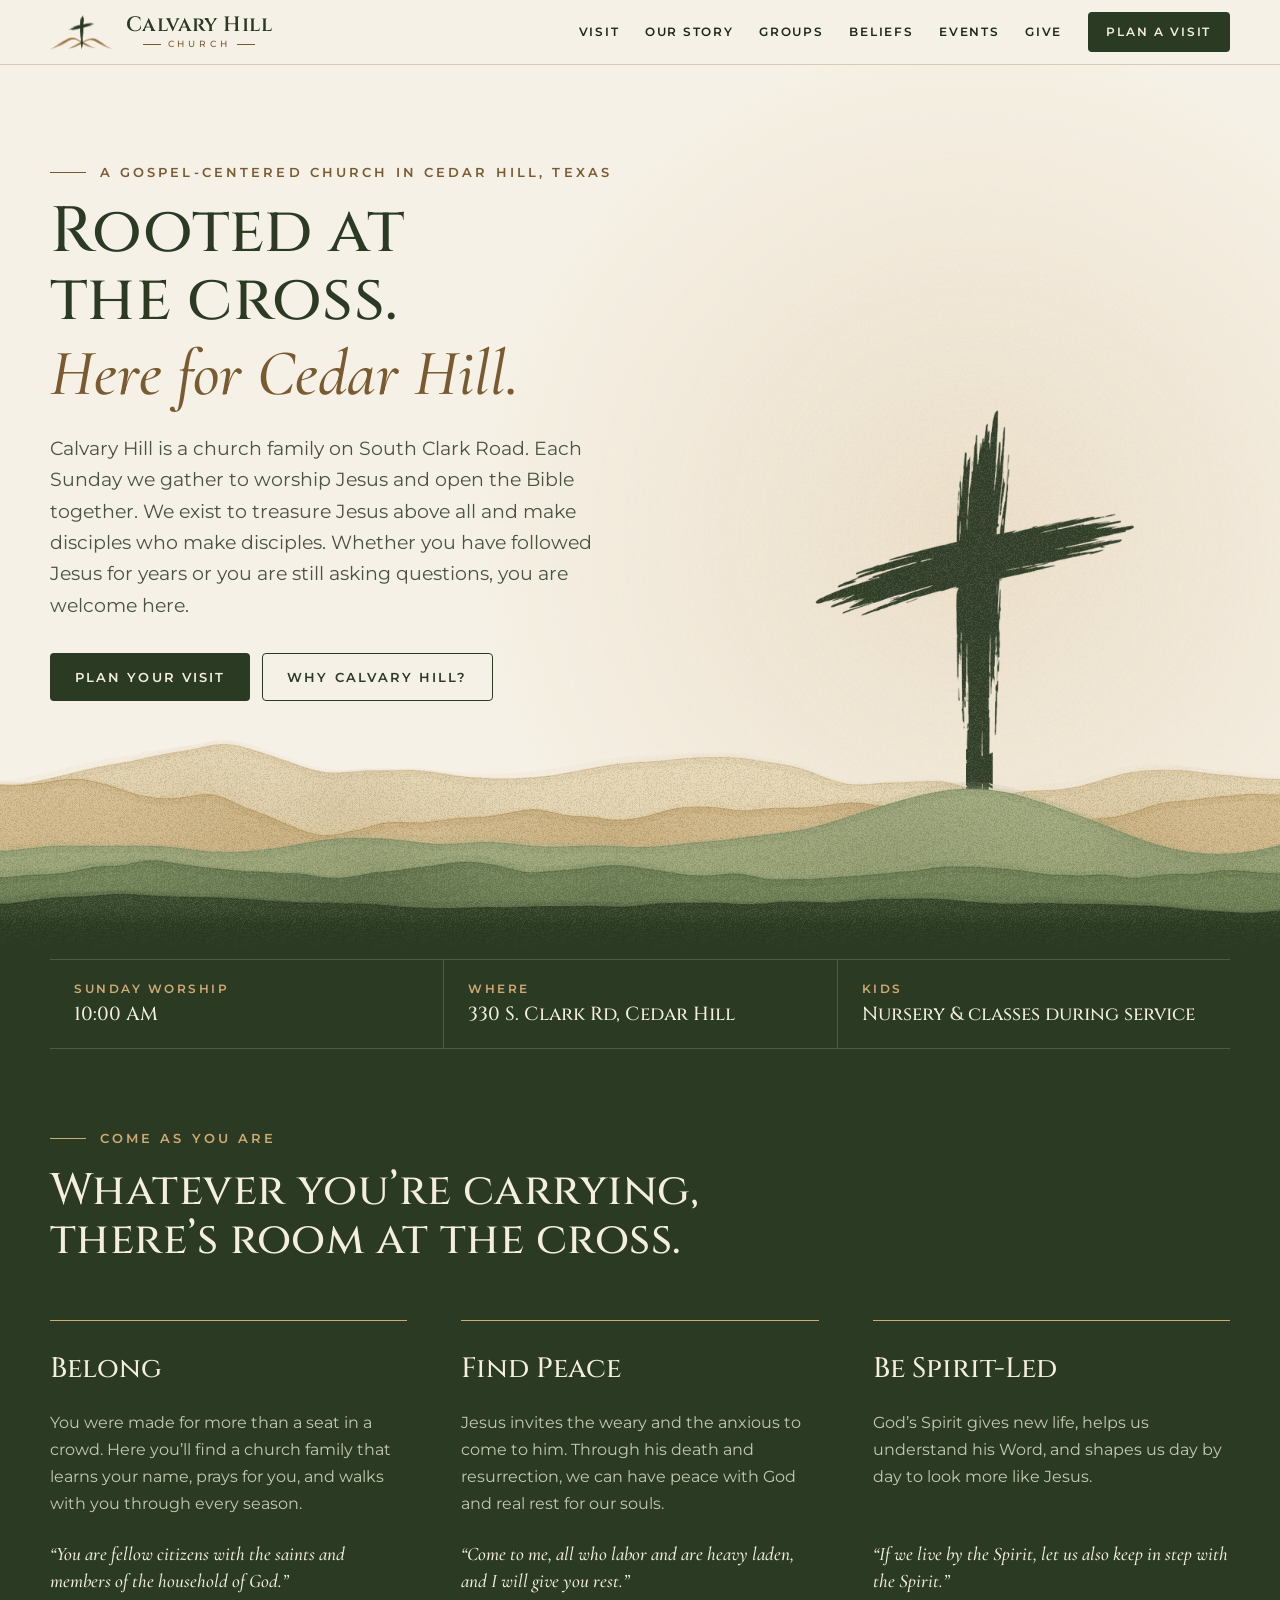
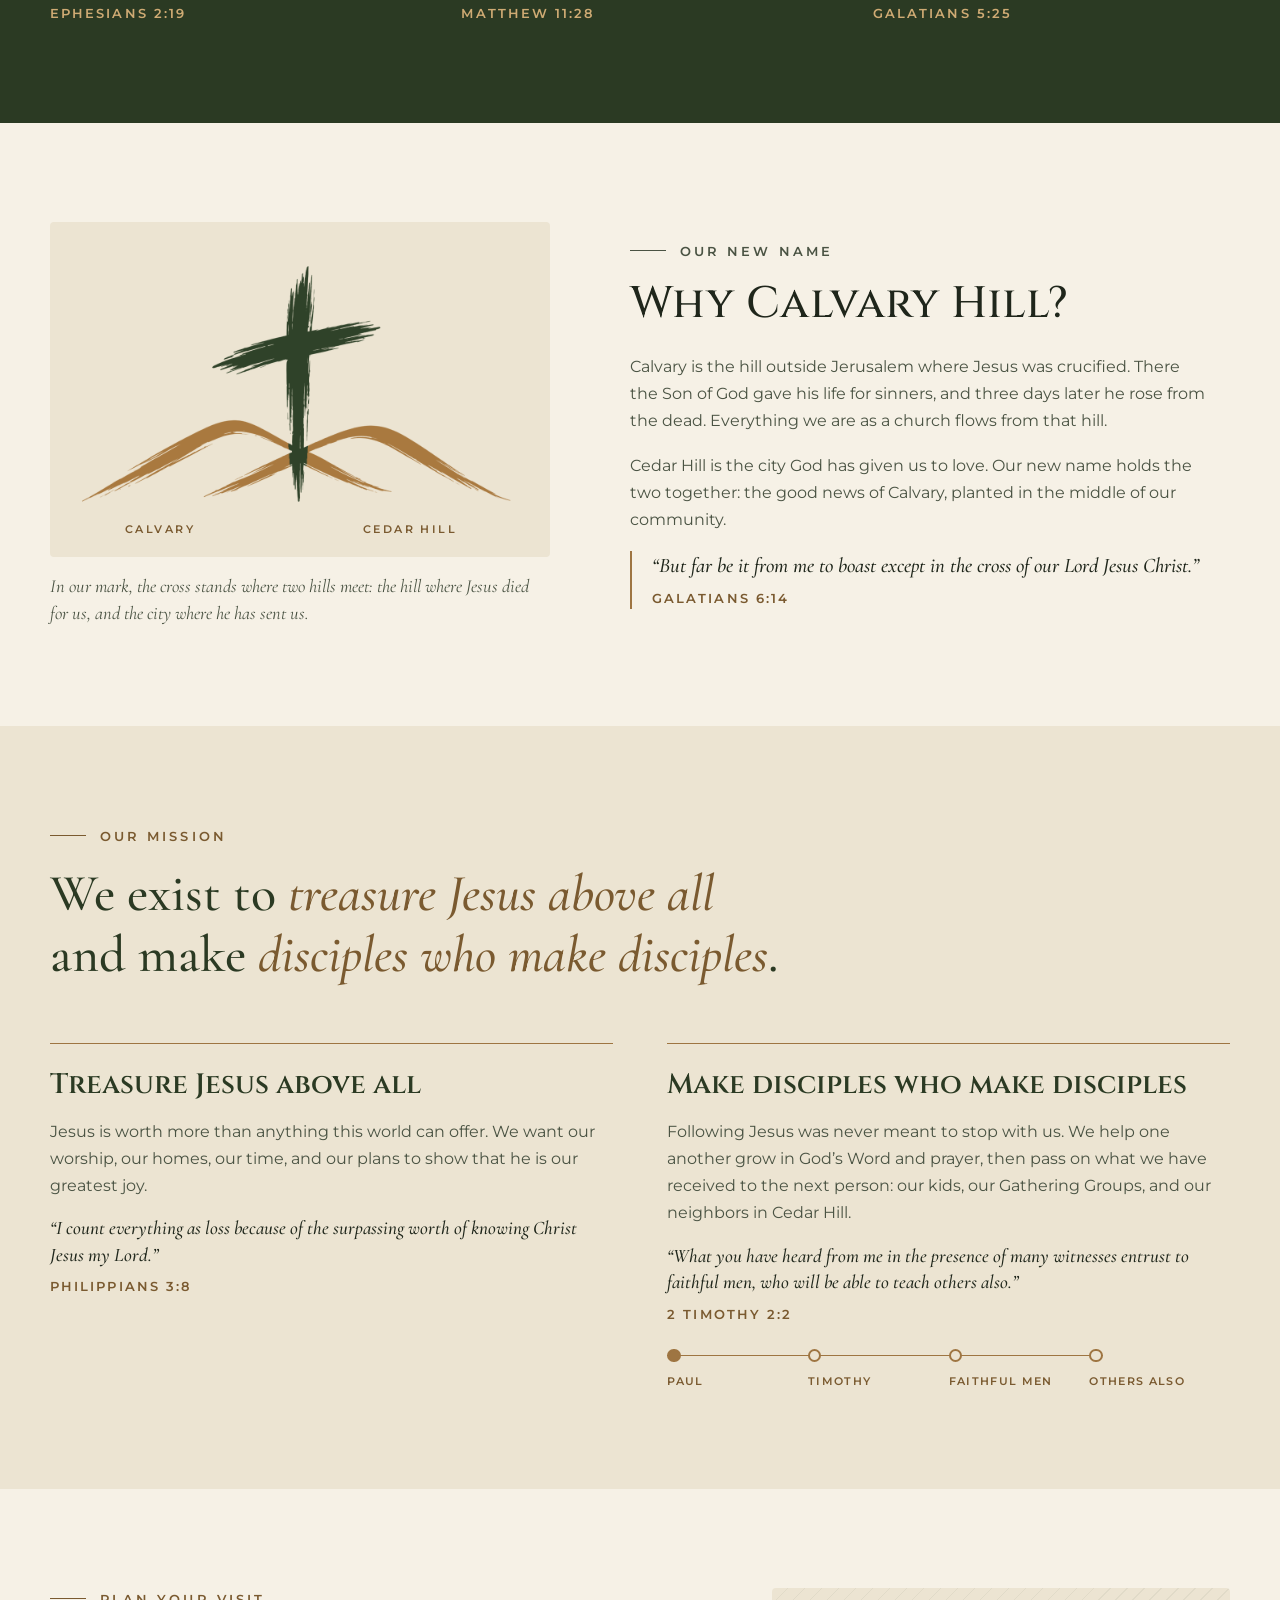
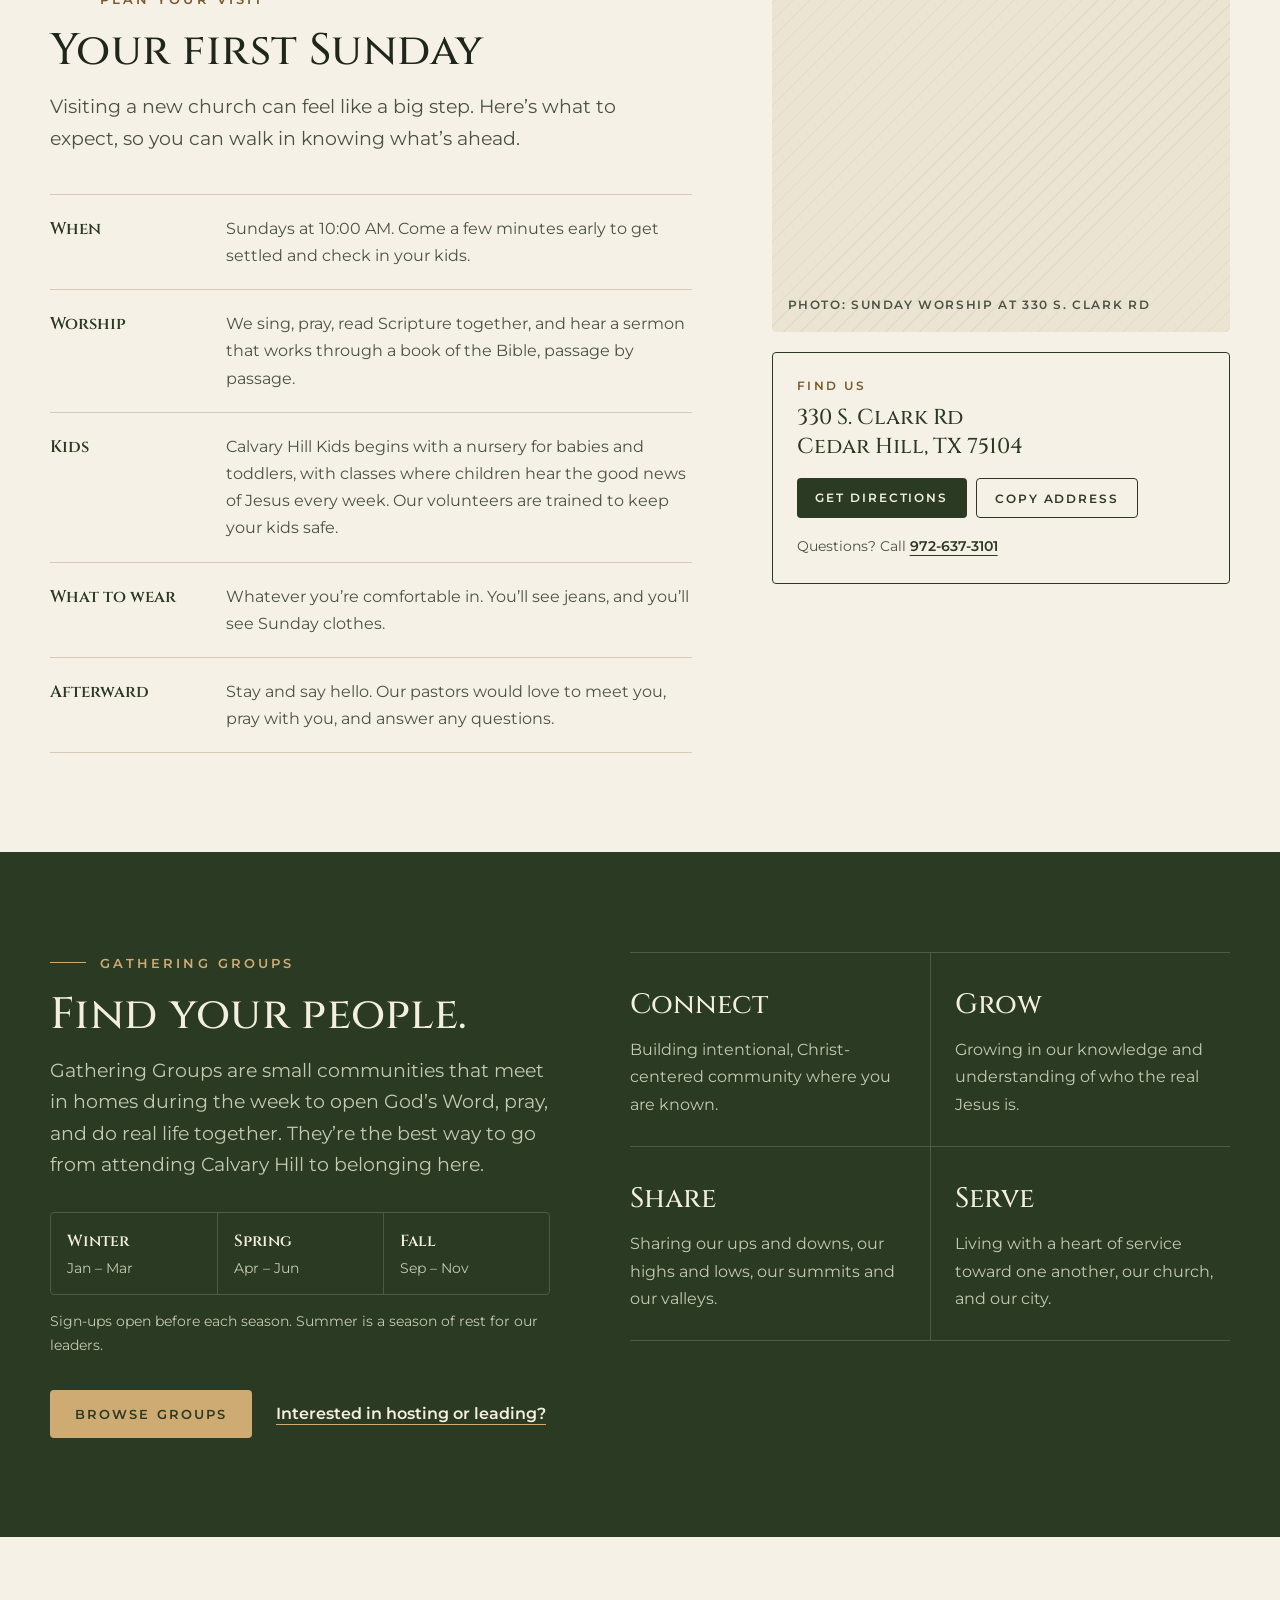
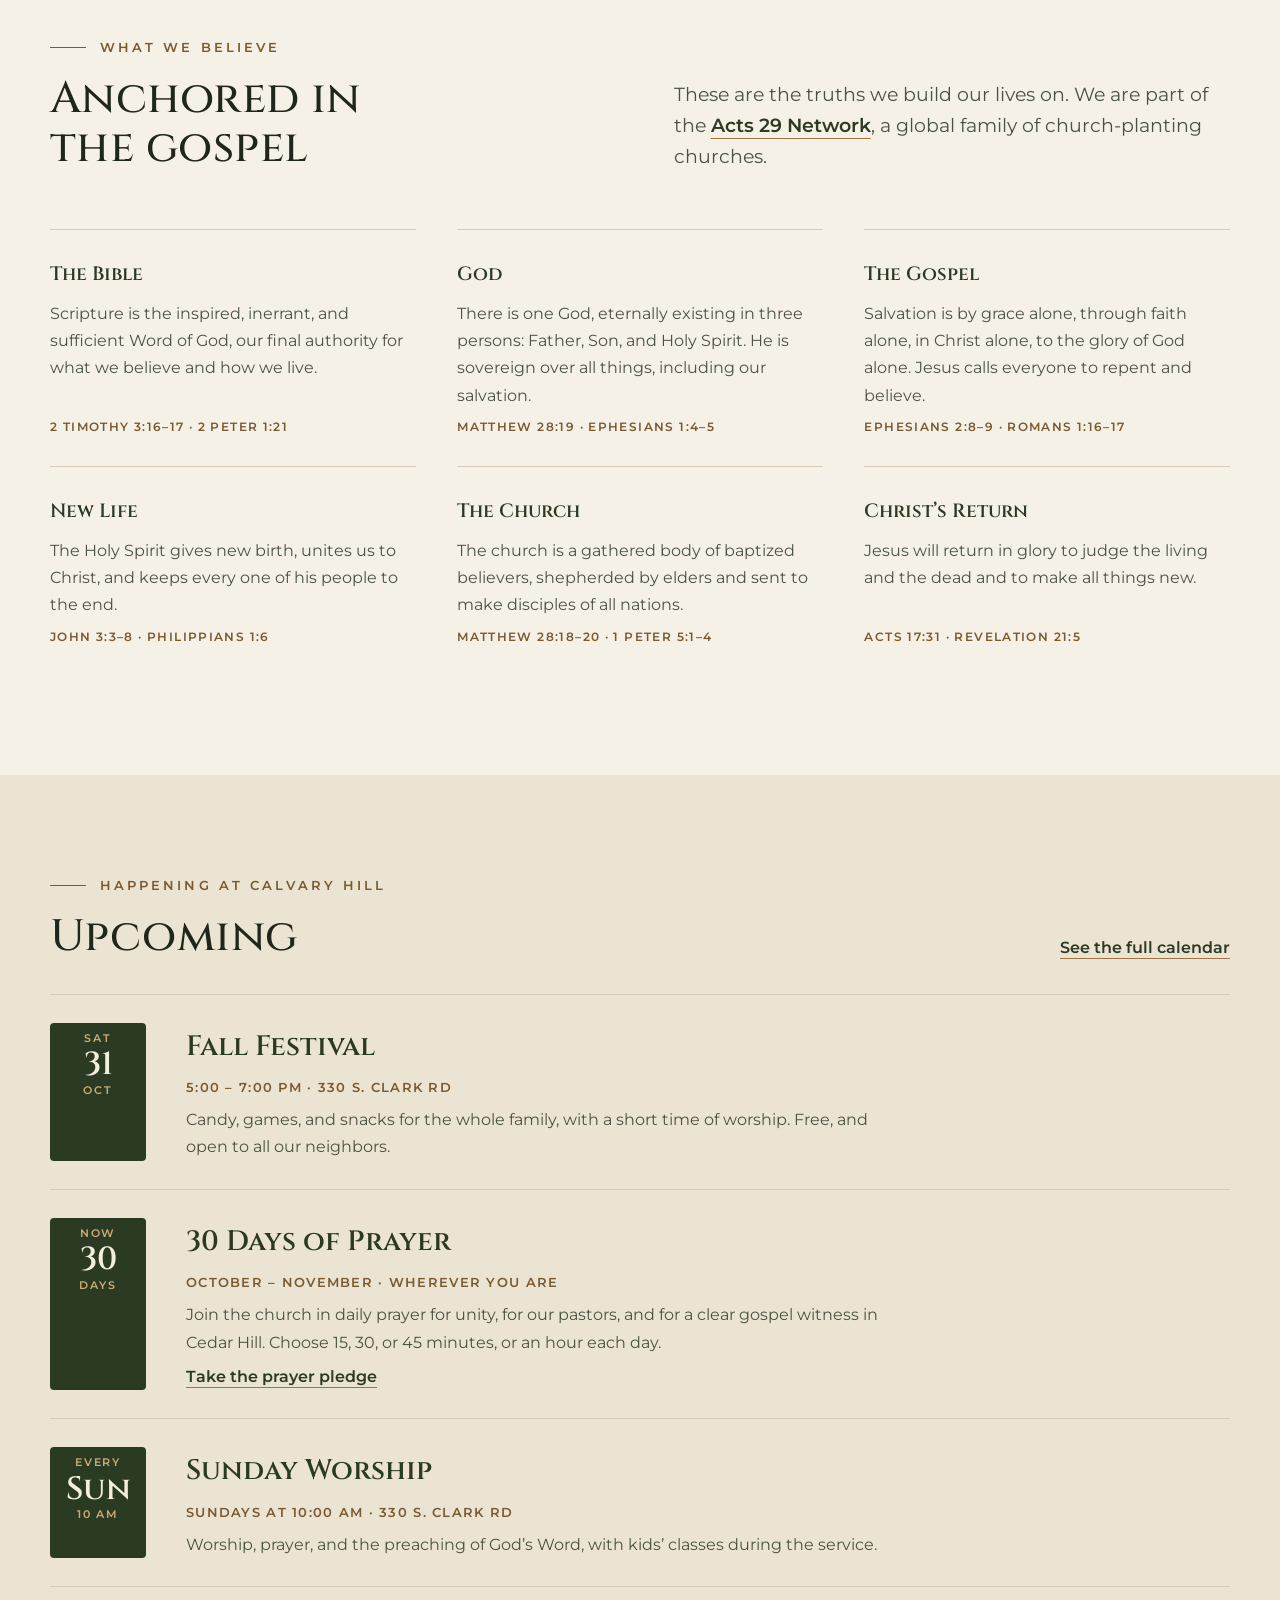
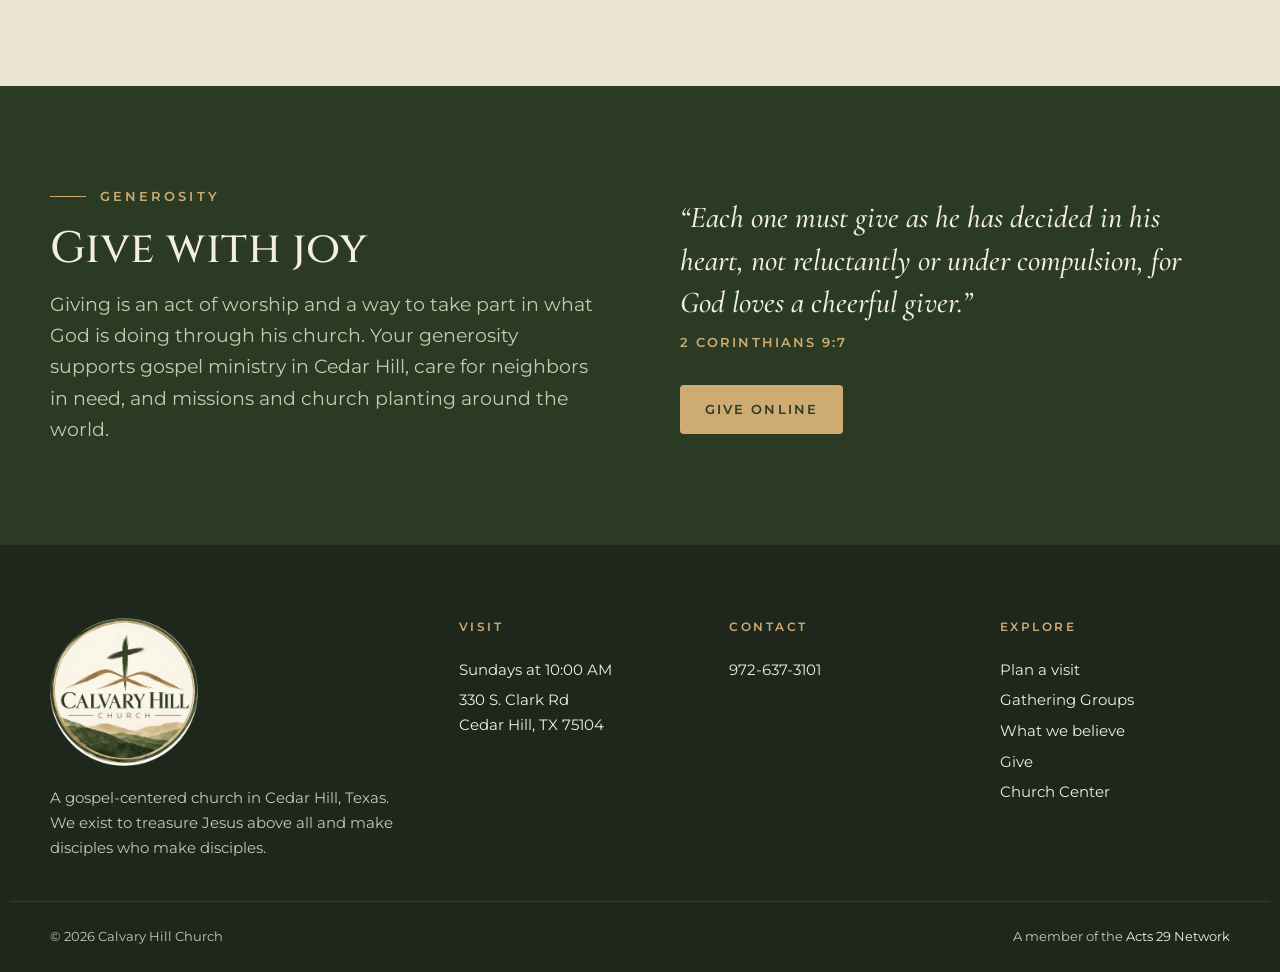
<file: concepts/hillside/index.html>
<!doctype html>
<html lang="en">
<head>
  <meta charset="utf-8">
  <meta name="viewport" content="width=device-width, initial-scale=1, viewport-fit=cover">
  <title>Calvary Hill Church · Cedar Hill, Texas</title>
  <meta name="description" content="Calvary Hill is a gospel-centered church in Cedar Hill, Texas. We exist to treasure Jesus above all and make disciples who make disciples. Sundays at 10:00 AM, 330 S. Clark Rd.">
  <meta property="og:title" content="Calvary Hill Church">
  <meta property="og:description" content="A gospel-centered church in Cedar Hill, Texas. Sundays at 10:00 AM.">
  <meta property="og:image" content="../../assets/brand/og-image.jpg">
  <meta name="theme-color" content="#2B3A23">
  <link rel="icon" type="image/png" href="../../assets/brand/favicon-64.png">
  <link rel="apple-touch-icon" href="../../assets/brand/apple-touch-icon.png">
  <link rel="preconnect" href="https://fonts.googleapis.com">
  <link rel="preconnect" href="https://fonts.gstatic.com" crossorigin>
  <link rel="stylesheet" href="https://fonts.googleapis.com/css2?family=Cinzel:wght@500;600&family=Cormorant+Garamond:ital,wght@0,500;0,600;1,500;1,600&family=Montserrat:wght@400;500;600&display=swap">
  <link rel="stylesheet" href="css/styles.css">
</head>
<body>
  <a class="skip-link" href="#main">Skip to content</a>

  <header class="site-header" id="top">
    <div class="wrap site-header__inner">
      <a class="brand" href="#top" aria-label="Calvary Hill Church, home">
        <span class="brand__mark" aria-hidden="true"><span class="brand__hills"></span><span class="brand__cross"></span></span>
        <span class="brand__word">
          <span class="brand__name">Calvary Hill</span>
          <span class="brand__sub">Church</span>
        </span>
      </a>

      <button class="nav-toggle" id="nav-toggle" type="button" aria-expanded="false" aria-controls="site-nav">
        <span class="nav-toggle__bars" aria-hidden="true"></span>
        <span>Menu</span>
      </button>

      <nav class="site-nav" id="site-nav" aria-label="Main">
        <a href="#visit">Visit</a>
        <a href="#story">Our Story</a>
        <a href="#groups">Groups</a>
        <a href="#beliefs">Beliefs</a>
        <a href="#events">Events</a>
        <a href="#give">Give</a>
        <a class="btn btn--pine btn--small" href="#visit">Plan a visit</a>
      </nav>
    </div>
  </header>

  <main id="main">

    <!-- Hero: the cross planted on a watercolor hillside (drawn in js/main.js) -->
    <section class="hero" aria-labelledby="hero-title">
      <canvas class="hero__land" id="hero-land" aria-hidden="true"></canvas>
      <div class="wrap hero__inner">
        <div class="hero__copy" id="hero-copy">
          <p class="eyebrow">A gospel-centered church in Cedar Hill, Texas</p>
          <h1 class="hero__title" id="hero-title">
            <span class="hero__title-a">Rooted at the cross.</span>
            <span class="hero__title-b">Here for Cedar Hill.</span>
          </h1>
          <p class="hero__lede">Calvary Hill is a church family on South Clark Road. Each Sunday we gather to worship Jesus and open the Bible together. We exist to treasure Jesus above all and make disciples who make disciples. Whether you have followed Jesus for years or you are still asking questions, you are welcome here.</p>
          <div class="hero__actions">
            <a class="btn btn--pine" href="#visit">Plan your visit</a>
            <a class="btn btn--line" href="#story">Why Calvary Hill?</a>
          </div>
        </div>
      </div>
    </section>

    <!-- The pine band continues the front hill of the hero -->
    <section class="band band--pine welcome" aria-labelledby="welcome-title">
      <div class="wrap">
        <dl class="sunday-strip">
          <div>
            <dt>Sunday worship</dt>
            <dd>10:00 AM</dd>
          </div>
          <div>
            <dt>Where</dt>
            <dd>330 S. Clark Rd, Cedar Hill</dd>
          </div>
          <div>
            <dt>Kids</dt>
            <dd>Nursery &amp; classes during service</dd>
          </div>
        </dl>

        <div class="welcome__head">
          <p class="eyebrow eyebrow--light">Come as you are</p>
          <h2 class="section-title" id="welcome-title">Whatever you’re carrying, there’s room at the cross.</h2>
        </div>

        <div class="triad">
          <article class="triad__item">
            <h3 class="triad__word">Belong</h3>
            <p>You were made for more than a seat in a crowd. Here you’ll find a church family that learns your name, prays for you, and walks with you through every season.</p>
            <blockquote class="verse verse--light">
              <p>“You are fellow citizens with the saints and members of the household of God.”</p>
              <cite>Ephesians 2:19</cite>
            </blockquote>
          </article>
          <article class="triad__item">
            <h3 class="triad__word">Find Peace</h3>
            <p>Jesus invites the weary and the anxious to come to him. Through his death and resurrection, we can have peace with God and real rest for our souls.</p>
            <blockquote class="verse verse--light">
              <p>“Come to me, all who labor and are heavy laden, and I will give you rest.”</p>
              <cite>Matthew 11:28</cite>
            </blockquote>
          </article>
          <article class="triad__item">
            <h3 class="triad__word">Be Spirit-Led</h3>
            <p>God’s Spirit gives new life, helps us understand his Word, and shapes us day by day to look more like Jesus.</p>
            <blockquote class="verse verse--light">
              <p>“If we live by the Spirit, let us also keep in step with the Spirit.”</p>
              <cite>Galatians 5:25</cite>
            </blockquote>
          </article>
        </div>
      </div>
    </section>

    <section class="band band--paper story" id="story" aria-labelledby="story-title">
      <div class="wrap story__grid">
        <figure class="story__figure">
          <div class="two-hills">
            <img src="../../assets/brand/mark-color.png" width="1080" height="602" alt="The Calvary Hill mark: a brushstroke cross standing where two hills meet.">
            <span class="two-hills__label two-hills__label--left">Calvary</span>
            <span class="two-hills__label two-hills__label--right">Cedar Hill</span>
          </div>
          <figcaption>In our mark, the cross stands where two hills meet: the hill where Jesus died for us, and the city where he has sent us.</figcaption>
        </figure>

        <div class="story__copy">
          <p class="eyebrow">Our new name</p>
          <h2 class="section-title" id="story-title">Why Calvary Hill?</h2>
          <p>Calvary is the hill outside Jerusalem where Jesus was crucified. There the Son of God gave his life for sinners, and three days later he rose from the dead. Everything we are as a church flows from that hill.</p>
          <p>Cedar Hill is the city God has given us to love. Our new name holds the two together: the good news of Calvary, planted in the middle of our community.</p>
          <blockquote class="verse">
            <p>“But far be it from me to boast except in the cross of our Lord Jesus Christ.”</p>
            <cite>Galatians 6:14</cite>
          </blockquote>
        </div>
      </div>
    </section>

    <section class="band band--sand mission" aria-labelledby="mission-title">
      <div class="wrap">
        <p class="eyebrow">Our mission</p>
        <h2 class="mission__statement" id="mission-title">We exist to <em>treasure Jesus above all</em> and make <em>disciples who make disciples</em>.</h2>
        <div class="mission__parts">
          <article class="mission__part">
            <h3 class="mission__word">Treasure Jesus above all</h3>
            <p>Jesus is worth more than anything this world can offer. We want our worship, our homes, our time, and our plans to show that he is our greatest joy.</p>
            <blockquote class="verse">
              <p>“I count everything as loss because of the surpassing worth of knowing Christ Jesus my Lord.”</p>
              <cite>Philippians 3:8</cite>
            </blockquote>
          </article>
          <article class="mission__part">
            <h3 class="mission__word">Make disciples who make disciples</h3>
            <p>Following Jesus was never meant to stop with us. We help one another grow in God’s Word and prayer, then pass on what we have received to the next person: our kids, our Gathering Groups, and our neighbors in Cedar Hill.</p>
            <blockquote class="verse">
              <p>“What you have heard from me in the presence of many witnesses entrust to faithful men, who will be able to teach others also.”</p>
              <cite>2 Timothy 2:2</cite>
            </blockquote>
            <ol class="chain" aria-label="Four generations of disciples in 2 Timothy 2:2">
              <li>Paul</li>
              <li>Timothy</li>
              <li>Faithful men</li>
              <li>Others also</li>
            </ol>
          </article>
        </div>
      </div>
    </section>

    <section class="band band--paper visit" id="visit" aria-labelledby="visit-title">
      <div class="wrap visit__grid">
        <div class="visit__main">
          <p class="eyebrow">Plan your visit</p>
          <h2 class="section-title" id="visit-title">Your first Sunday</h2>
          <p class="section-lede">Visiting a new church can feel like a big step. Here’s what to expect, so you can walk in knowing what’s ahead.</p>

          <dl class="expect">
            <div class="expect__row">
              <dt>When</dt>
              <dd>Sundays at 10:00 AM. Come a few minutes early to get settled and check in your kids.</dd>
            </div>
            <div class="expect__row">
              <dt>Worship</dt>
              <dd>We sing, pray, read Scripture together, and hear a sermon that works through a book of the Bible, passage by passage.</dd>
            </div>
            <div class="expect__row">
              <dt>Kids</dt>
              <dd>Calvary Hill Kids begins with a nursery for babies and toddlers, with classes where children hear the good news of Jesus every week. Our volunteers are trained to keep your kids safe.</dd>
            </div>
            <div class="expect__row">
              <dt>What to wear</dt>
              <dd>Whatever you’re comfortable in. You’ll see jeans, and you’ll see Sunday clothes.</dd>
            </div>
            <div class="expect__row">
              <dt>Afterward</dt>
              <dd>Stay and say hello. Our pastors would love to meet you, pray with you, and answer any questions.</dd>
            </div>
          </dl>
        </div>

        <aside class="visit__aside" aria-label="Location">
          <div class="photo-slot" role="img" aria-label="Photo placeholder for Sunday worship">
            <span>Photo: Sunday worship at 330 S. Clark Rd</span>
          </div>
          <div class="address-card">
            <p class="address-card__label">Find us</p>
            <address class="address-card__addr" id="church-address">330 S. Clark Rd<br>Cedar Hill, TX 75104</address>
            <div class="address-card__actions">
              <a class="btn btn--pine btn--small" href="https://www.google.com/maps/search/?api=1&amp;query=330+S+Clark+Rd+Cedar+Hill+TX+75104" target="_blank" rel="noopener">Get directions</a>
              <button class="btn btn--line btn--small" type="button" id="copy-address" data-copy="330 S. Clark Rd, Cedar Hill, TX 75104">Copy address</button>
            </div>
            <p class="address-card__meta">Questions? Call <a href="tel:+19726373101">972-637-3101</a></p>
          </div>
        </aside>
      </div>
    </section>

    <section class="band band--pine groups" id="groups" aria-labelledby="groups-title">
      <div class="wrap groups__grid">
        <div class="groups__intro">
          <p class="eyebrow eyebrow--light">Gathering Groups</p>
          <h2 class="section-title" id="groups-title">Find your people.</h2>
          <p class="section-lede">Gathering Groups are small communities that meet in homes during the week to open God’s Word, pray, and do real life together. They’re the best way to go from attending Calvary Hill to belonging here.</p>

          <ul class="seasons" aria-label="Group seasons">
            <li class="season" data-months="0,1,2"><span class="season__name">Winter</span><span class="season__months">Jan – Mar</span></li>
            <li class="season" data-months="3,4,5"><span class="season__name">Spring</span><span class="season__months">Apr – Jun</span></li>
            <li class="season" data-months="8,9,10"><span class="season__name">Fall</span><span class="season__months">Sep – Nov</span></li>
          </ul>
          <p class="groups__note">Sign-ups open before each season. Summer is a season of rest for our leaders.</p>

          <div class="groups__actions">
            <a class="btn btn--bronze" href="https://omnifellowship.churchcenter.com/groups" target="_blank" rel="noopener">Browse groups</a>
            <a class="text-link text-link--light" href="https://omnifellowship.churchcenter.com/" target="_blank" rel="noopener">Interested in hosting or leading?</a>
          </div>
        </div>

        <ul class="pillars">
          <li class="pillar">
            <h3 class="pillar__word">Connect</h3>
            <p>Building intentional, Christ-centered community where you are known.</p>
          </li>
          <li class="pillar">
            <h3 class="pillar__word">Grow</h3>
            <p>Growing in our knowledge and understanding of who the real Jesus is.</p>
          </li>
          <li class="pillar">
            <h3 class="pillar__word">Share</h3>
            <p>Sharing our ups and downs, our highs and lows, our summits and our valleys.</p>
          </li>
          <li class="pillar">
            <h3 class="pillar__word">Serve</h3>
            <p>Living with a heart of service toward one another, our church, and our city.</p>
          </li>
        </ul>
      </div>
    </section>

    <section class="band band--paper beliefs" id="beliefs" aria-labelledby="beliefs-title">
      <div class="wrap">
        <div class="beliefs__head">
          <div>
            <p class="eyebrow">What we believe</p>
            <h2 class="section-title" id="beliefs-title">Anchored in the gospel</h2>
          </div>
          <p class="section-lede">These are the truths we build our lives on. We are part of the <a class="text-link" href="https://www.acts29.com" target="_blank" rel="noopener">Acts 29 Network</a>, a global family of church-planting churches.</p>
        </div>

        <div class="beliefs__grid">
          <article class="belief">
            <h3>The Bible</h3>
            <p>Scripture is the inspired, inerrant, and sufficient Word of God, our final authority for what we believe and how we live.</p>
            <p class="belief__refs">2 Timothy 3:16–17 · 2 Peter 1:21</p>
          </article>
          <article class="belief">
            <h3>God</h3>
            <p>There is one God, eternally existing in three persons: Father, Son, and Holy Spirit. He is sovereign over all things, including our salvation.</p>
            <p class="belief__refs">Matthew 28:19 · Ephesians 1:4–5</p>
          </article>
          <article class="belief">
            <h3>The Gospel</h3>
            <p>Salvation is by grace alone, through faith alone, in Christ alone, to the glory of God alone. Jesus calls everyone to repent and believe.</p>
            <p class="belief__refs">Ephesians 2:8–9 · Romans 1:16–17</p>
          </article>
          <article class="belief">
            <h3>New Life</h3>
            <p>The Holy Spirit gives new birth, unites us to Christ, and keeps every one of his people to the end.</p>
            <p class="belief__refs">John 3:3–8 · Philippians 1:6</p>
          </article>
          <article class="belief">
            <h3>The Church</h3>
            <p>The church is a gathered body of baptized believers, shepherded by elders and sent to make disciples of all nations.</p>
            <p class="belief__refs">Matthew 28:18–20 · 1 Peter 5:1–4</p>
          </article>
          <article class="belief">
            <h3>Christ’s Return</h3>
            <p>Jesus will return in glory to judge the living and the dead and to make all things new.</p>
            <p class="belief__refs">Acts 17:31 · Revelation 21:5</p>
          </article>
        </div>
      </div>
    </section>

    <section class="band band--sand events" id="events" aria-labelledby="events-title">
      <div class="wrap">
        <div class="events__head">
          <div>
            <p class="eyebrow">Happening at Calvary Hill</p>
            <h2 class="section-title" id="events-title">Upcoming</h2>
          </div>
          <a class="text-link" href="https://omnifellowship.churchcenter.com/calendar" target="_blank" rel="noopener">See the full calendar</a>
        </div>

        <ul class="event-list">
          <li class="event">
            <p class="event__date"><span class="event__dow">Sat</span><span class="event__day">31</span><span class="event__mon">Oct</span></p>
            <div class="event__body">
              <h3>Fall Festival</h3>
              <p class="event__meta">5:00 – 7:00 PM · 330 S. Clark Rd</p>
              <p>Candy, games, and snacks for the whole family, with a short time of worship. Free, and open to all our neighbors.</p>
            </div>
          </li>
          <li class="event">
            <p class="event__date"><span class="event__dow">Now</span><span class="event__day">30</span><span class="event__mon">Days</span></p>
            <div class="event__body">
              <h3>30 Days of Prayer</h3>
              <p class="event__meta">October – November · Wherever you are</p>
              <p>Join the church in daily prayer for unity, for our pastors, and for a clear gospel witness in Cedar Hill. Choose 15, 30, or 45 minutes, or an hour each day.</p>
              <a class="text-link" href="https://omnifellowship.churchcenter.com/" target="_blank" rel="noopener">Take the prayer pledge</a>
            </div>
          </li>
          <li class="event">
            <p class="event__date"><span class="event__dow">Every</span><span class="event__day">Sun</span><span class="event__mon">10 AM</span></p>
            <div class="event__body">
              <h3>Sunday Worship</h3>
              <p class="event__meta">Sundays at 10:00 AM · 330 S. Clark Rd</p>
              <p>Worship, prayer, and the preaching of God’s Word, with kids’ classes during the service.</p>
            </div>
          </li>
        </ul>
      </div>
    </section>

    <section class="band band--pine give" id="give" aria-labelledby="give-title">
      <div class="wrap give__grid">
        <div>
          <p class="eyebrow eyebrow--light">Generosity</p>
          <h2 class="section-title" id="give-title">Give with joy</h2>
          <p class="section-lede">Giving is an act of worship and a way to take part in what God is doing through his church. Your generosity supports gospel ministry in Cedar Hill, care for neighbors in need, and missions and church planting around the world.</p>
        </div>
        <div class="give__side">
          <blockquote class="verse verse--light verse--large">
            <p>“Each one must give as he has decided in his heart, not reluctantly or under compulsion, for God loves a cheerful giver.”</p>
            <cite>2 Corinthians 9:7</cite>
          </blockquote>
          <a class="btn btn--bronze" href="https://omnifellowship.churchcenter.com/giving" target="_blank" rel="noopener">Give online</a>
        </div>
      </div>
    </section>
  </main>

  <footer class="site-footer">
    <div class="wrap site-footer__grid">
      <div class="site-footer__brand">
        <img class="site-footer__badge" src="../../assets/brand/badge-watercolor.webp" width="720" height="720" alt="Calvary Hill Church logo">
        <p>A gospel-centered church in Cedar Hill, Texas. We exist to treasure Jesus above all and make disciples who make disciples.</p>
      </div>

      <div class="site-footer__col">
        <h2>Visit</h2>
        <p>Sundays at 10:00 AM</p>
        <address>330 S. Clark Rd<br>Cedar Hill, TX 75104</address>
      </div>

      <div class="site-footer__col">
        <h2>Contact</h2>
        <p><a href="tel:+19726373101">972-637-3101</a></p>
      </div>

      <div class="site-footer__col">
        <h2>Explore</h2>
        <ul>
          <li><a href="#visit">Plan a visit</a></li>
          <li><a href="#groups">Gathering Groups</a></li>
          <li><a href="#beliefs">What we believe</a></li>
          <li><a href="#give">Give</a></li>
          <li><a href="https://omnifellowship.churchcenter.com/" target="_blank" rel="noopener">Church Center</a></li>
        </ul>
      </div>
    </div>
    <div class="wrap site-footer__base">
      <p>© <span id="year">2026</span> Calvary Hill Church</p>
      <p>A member of the <a href="https://www.acts29.com" target="_blank" rel="noopener">Acts 29 Network</a></p>
    </div>
  </footer>

  <script src="js/main.js"></script>
</body>
</html>
</file>
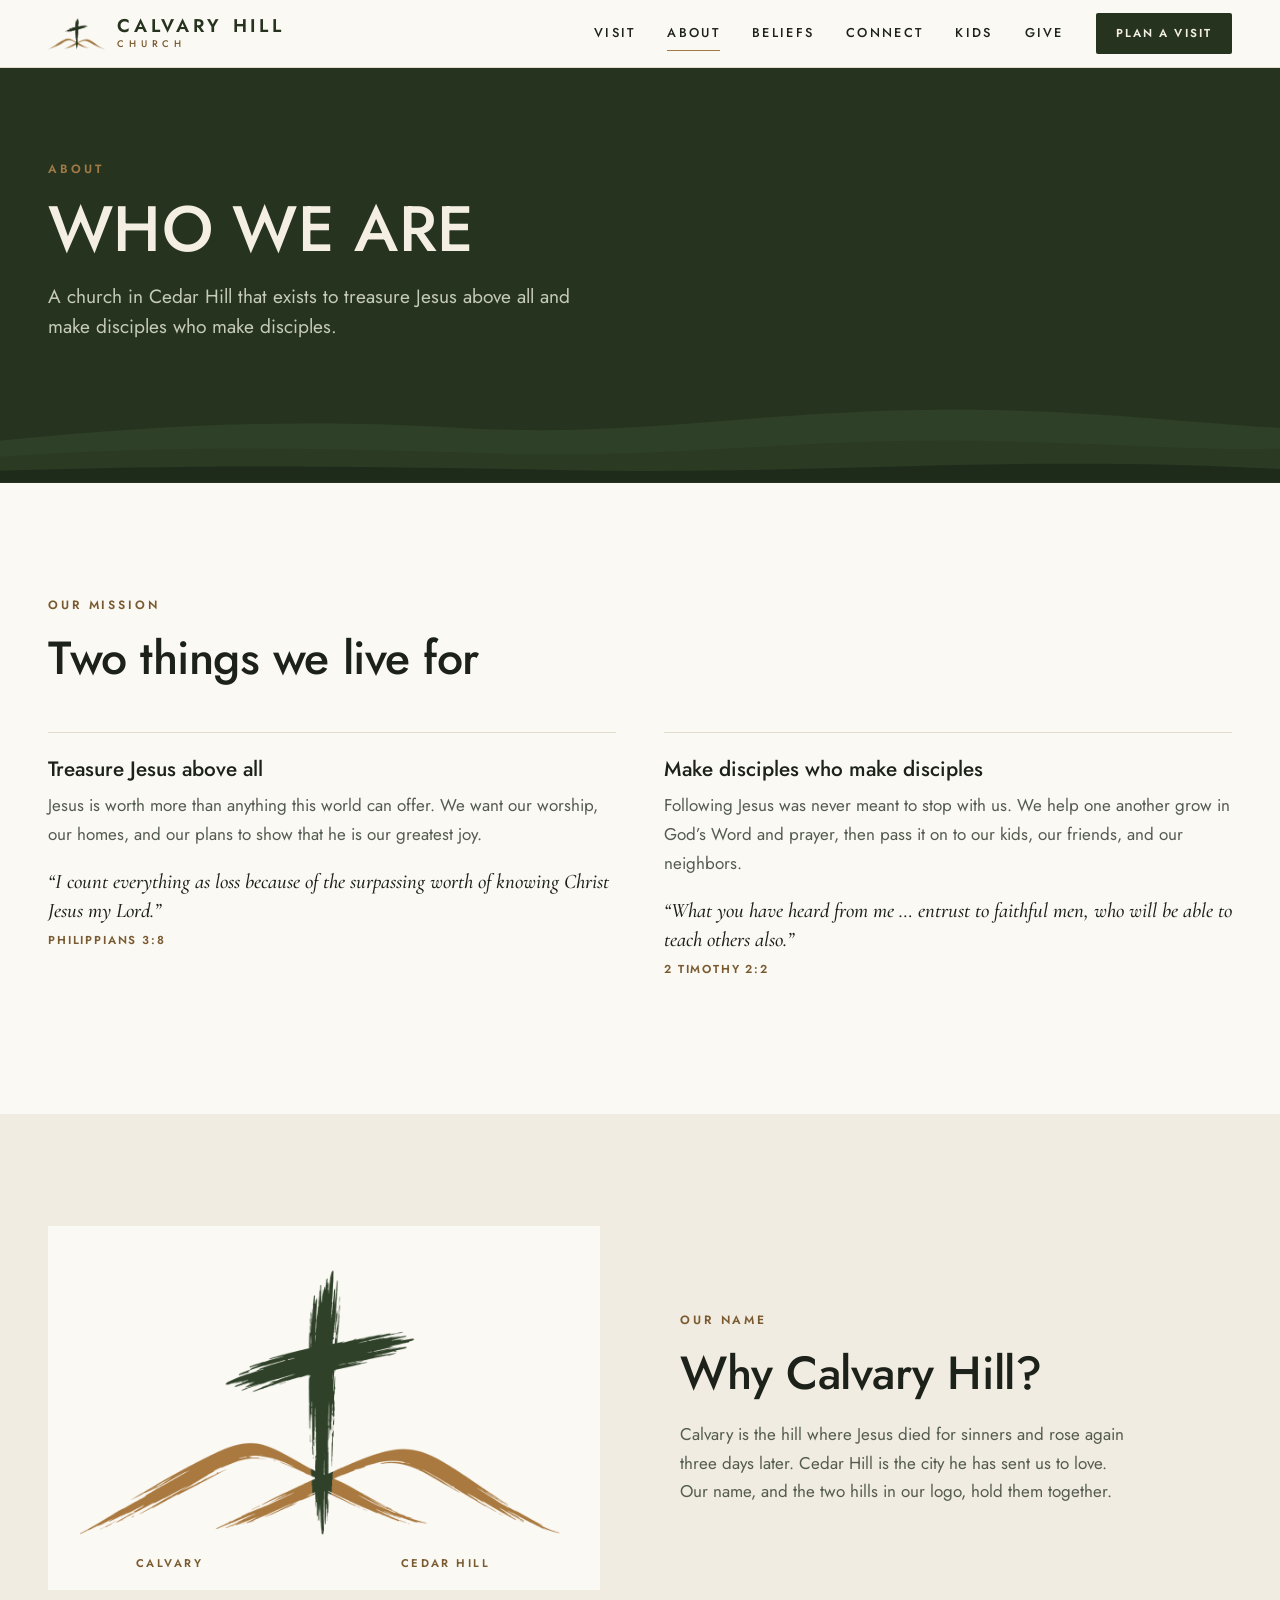
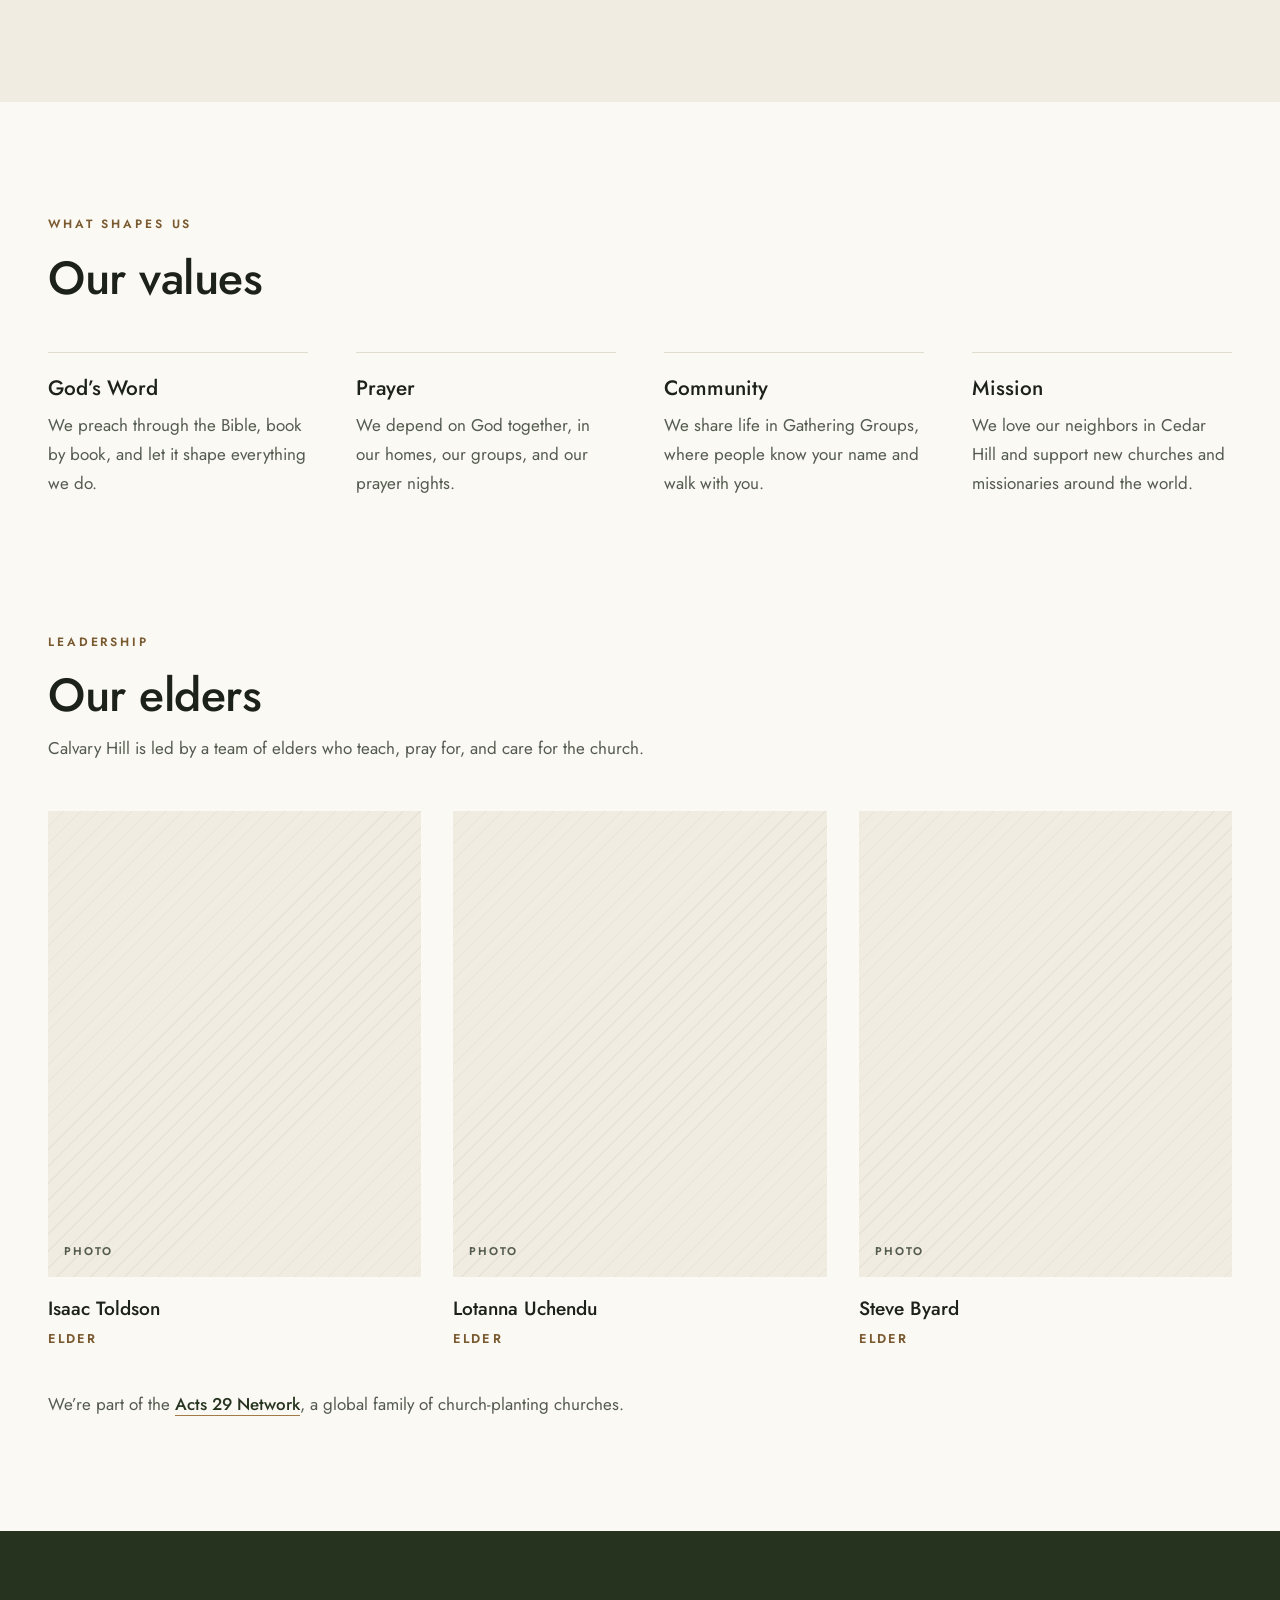
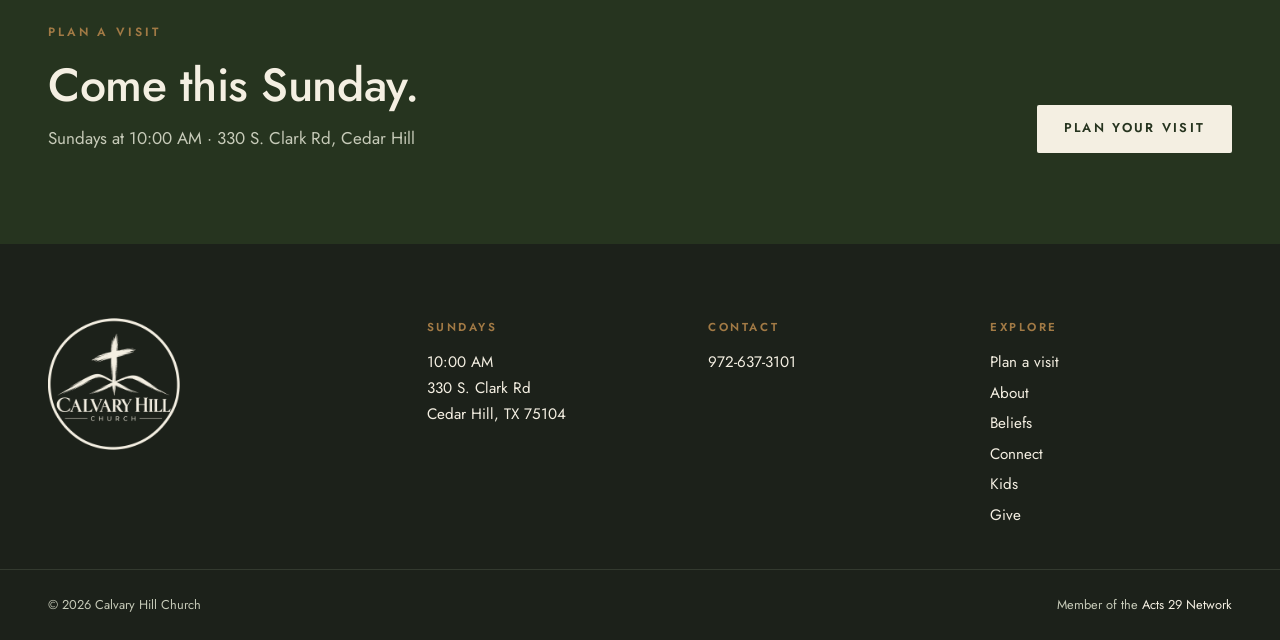
<file: about.html>
<!doctype html>
<html lang="en">
<head>
  <meta charset="utf-8">
  <meta name="viewport" content="width=device-width, initial-scale=1, viewport-fit=cover">
  <title>About · Calvary Hill Church</title>
  <meta name="description" content="Calvary Hill is a church in Cedar Hill, Texas. We exist to treasure Jesus above all and make disciples who make disciples.">
  <meta property="og:title" content="About · Calvary Hill Church">
  <meta property="og:description" content="Calvary Hill is a church in Cedar Hill, Texas. We exist to treasure Jesus above all and make disciples who make disciples.">
  <meta property="og:image" content="assets/brand/og-image.jpg">
  <meta name="theme-color" content="#26341f">
  <link rel="icon" type="image/png" href="assets/brand/favicon-64.png">
  <link rel="apple-touch-icon" href="assets/brand/apple-touch-icon.png">
  <link rel="preconnect" href="https://fonts.googleapis.com">
  <link rel="preconnect" href="https://fonts.gstatic.com" crossorigin>
  <link rel="stylesheet" href="https://fonts.googleapis.com/css2?family=Jost:wght@400;500;600&family=Cormorant+Garamond:ital,wght@1,500&display=swap">
  <link rel="stylesheet" href="css/styles.css">
</head>
<body>
  <a class="skip-link" href="#main">Skip to content</a>

  <header class="site-header">
    <div class="wrap site-header__inner">
      <a class="brand" href="index.html" aria-label="Calvary Hill Church, home">
        <span class="brand__mark" aria-hidden="true"><span class="brand__hills"></span><span class="brand__cross"></span></span>
        <span class="brand__word">
          <span class="brand__name">Calvary Hill</span>
          <span class="brand__sub">Church</span>
        </span>
      </a>

      <button class="nav-toggle" id="nav-toggle" type="button" aria-expanded="false" aria-controls="site-nav">Menu</button>

      <nav class="site-nav" id="site-nav" aria-label="Main">
        <a href="visit.html">Visit</a>
        <a href="about.html" aria-current="page">About</a>
        <a href="beliefs.html">Beliefs</a>
        <a href="connect.html">Connect</a>
        <a href="kids.html">Kids</a>
        <a href="give.html">Give</a>
        <a class="btn btn--dark" href="visit.html">Plan a visit</a>
      </nav>
    </div>
  </header>

  <main id="main">

    <section class="page-hero" aria-labelledby="page-title">
        <svg class="hero__hills" viewBox="0 0 1440 320" preserveAspectRatio="none" aria-hidden="true">
          <path class="hill-1" d="M0 190C180 140 330 120 520 150C700 178 820 110 1010 95C1190 82 1320 130 1440 150V320H0Z"/>
          <path class="hill-2" d="M0 240C210 200 380 215 560 230C760 247 900 180 1100 190C1260 198 1360 222 1440 214V320H0Z"/>
          <path class="hill-3" d="M0 284C240 262 420 270 640 282C860 294 1040 258 1240 262C1340 264 1400 274 1440 278V320H0Z"/>
        </svg>
      <div class="wrap page-hero__inner">
        <p class="label label--light">About</p>
        <h1 id="page-title">Who we are</h1>
        <p>A church in Cedar Hill that exists to treasure Jesus above all and make disciples who make disciples.</p>
      </div>
    </section>

    <section class="section" aria-labelledby="mission-title">
      <div class="wrap">
        <div class="section__head">
          <p class="label">Our mission</p>
          <h2 class="title" id="mission-title">Two things we live for</h2>
        </div>
        <div class="grid-2">
          <article class="item">
            <h3>Treasure Jesus above all</h3>
            <p>Jesus is worth more than anything this world can offer. We want our worship, our homes, and our plans to show that he is our greatest joy.</p>
            <blockquote class="verse"><p>“I count everything as loss because of the surpassing worth of knowing Christ Jesus my Lord.”</p><cite>Philippians 3:8</cite></blockquote>
          </article>
          <article class="item">
            <h3>Make disciples who make disciples</h3>
            <p>Following Jesus was never meant to stop with us. We help one another grow in God’s Word and prayer, then pass it on to our kids, our friends, and our neighbors.</p>
            <blockquote class="verse"><p>“What you have heard from me … entrust to faithful men, who will be able to teach others also.”</p><cite>2 Timothy 2:2</cite></blockquote>
          </article>
        </div>
      </div>
    </section>

    <section class="section section--sand" aria-labelledby="name-title">
      <div class="wrap split">
        <figure class="two-hills">
          <img src="assets/brand/mark-color.png" width="1080" height="602" alt="The Calvary Hill mark: a brushstroke cross standing where two hills meet.">
          <span class="two-hills__label two-hills__label--left">Calvary</span>
          <span class="two-hills__label two-hills__label--right">Cedar Hill</span>
        </figure>
        <div class="split__text">
          <p class="label">Our name</p>
          <h2 class="title" id="name-title">Why Calvary Hill?</h2>
          <p>Calvary is the hill where Jesus died for sinners and rose again three days later. Cedar Hill is the city he has sent us to love. Our name, and the two hills in our logo, hold them together.</p>
        </div>
      </div>
    </section>

    <section class="section" aria-labelledby="values-title">
      <div class="wrap">
        <div class="section__head">
          <p class="label">What shapes us</p>
          <h2 class="title" id="values-title">Our values</h2>
        </div>
        <div class="grid-4">
          <article class="item"><h3>God’s Word</h3><p>We preach through the Bible, book by book, and let it shape everything we do.</p></article>
          <article class="item"><h3>Prayer</h3><p>We depend on God together, in our homes, our groups, and our prayer nights.</p></article>
          <article class="item"><h3>Community</h3><p>We share life in Gathering Groups, where people know your name and walk with you.</p></article>
          <article class="item"><h3>Mission</h3><p>We love our neighbors in Cedar Hill and support new churches and missionaries around the world.</p></article>
        </div>
      </div>
    </section>

    <section class="section section--flush-top" aria-labelledby="leaders-title">
      <div class="wrap">
        <div class="section__head">
          <p class="label">Leadership</p>
          <h2 class="title" id="leaders-title">Our elders</h2>
          <p>Calvary Hill is led by a team of elders who teach, pray for, and care for the church.</p>
        </div>
        <div class="people">
          <article class="person"><span class="photo photo--person" aria-hidden="true"><span>Photo</span></span><h3>Isaac Toldson</h3><p>Elder</p></article>
          <article class="person"><span class="photo photo--person" aria-hidden="true"><span>Photo</span></span><h3>Lotanna Uchendu</h3><p>Elder</p></article>
          <article class="person"><span class="photo photo--person" aria-hidden="true"><span>Photo</span></span><h3>Steve Byard</h3><p>Elder</p></article>
        </div>
        <p class="note">We’re part of the <a class="text-link" href="https://www.acts29.com" target="_blank" rel="noopener">Acts 29 Network</a>, a global family of church-planting churches.</p>
      </div>
    </section>

    <section class="cta-band" aria-label="Plan a visit">
      <div class="wrap cta-band__inner">
        <div>
          <p class="label label--light">Plan a visit</p>
          <h2 class="title">Come this Sunday.</h2>
          <p>Sundays at 10:00 AM · 330 S. Clark Rd, Cedar Hill</p>
        </div>
        <a class="btn btn--cream" href="visit.html">Plan your visit</a>
      </div>
    </section>
  </main>

  <footer class="site-footer">
    <div class="wrap site-footer__grid">
      <span class="site-footer__badge" role="img" aria-label="Calvary Hill Church logo"></span>
      <div>
        <h2>Sundays</h2>
        <p>10:00 AM</p>
        <address>330 S. Clark Rd<br>Cedar Hill, TX 75104</address>
      </div>
      <div>
        <h2>Contact</h2>
        <p><a href="tel:+19726373101">972-637-3101</a></p>
      </div>
      <div>
        <h2>Explore</h2>
        <ul>
          <li><a href="visit.html">Plan a visit</a></li>
          <li><a href="about.html">About</a></li>
          <li><a href="beliefs.html">Beliefs</a></li>
          <li><a href="connect.html">Connect</a></li>
          <li><a href="kids.html">Kids</a></li>
          <li><a href="give.html">Give</a></li>
        </ul>
      </div>
    </div>
    <div class="wrap site-footer__base">
      <p>© <span id="year">2026</span> Calvary Hill Church</p>
      <p>Member of the <a href="https://www.acts29.com" target="_blank" rel="noopener">Acts 29 Network</a></p>
    </div>
  </footer>

  <script src="js/main.js"></script>
</body>
</html>
</file>
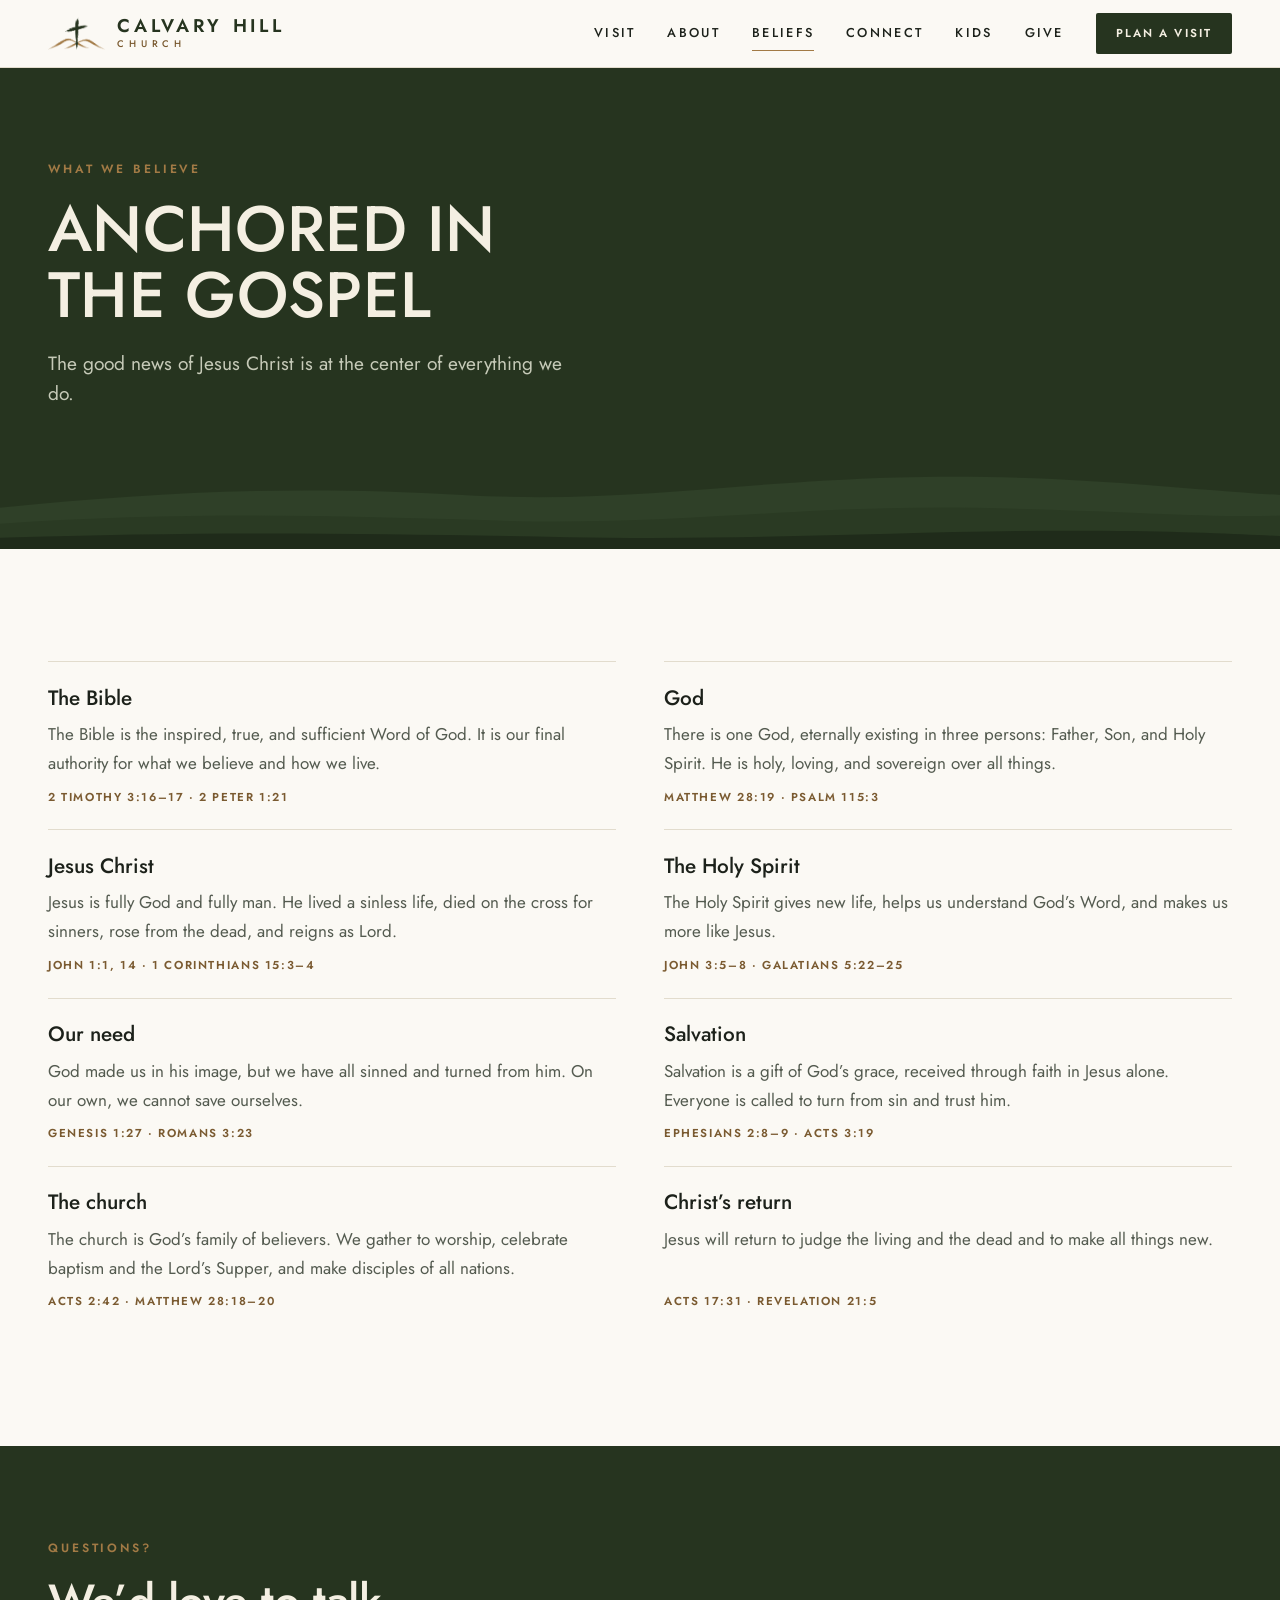
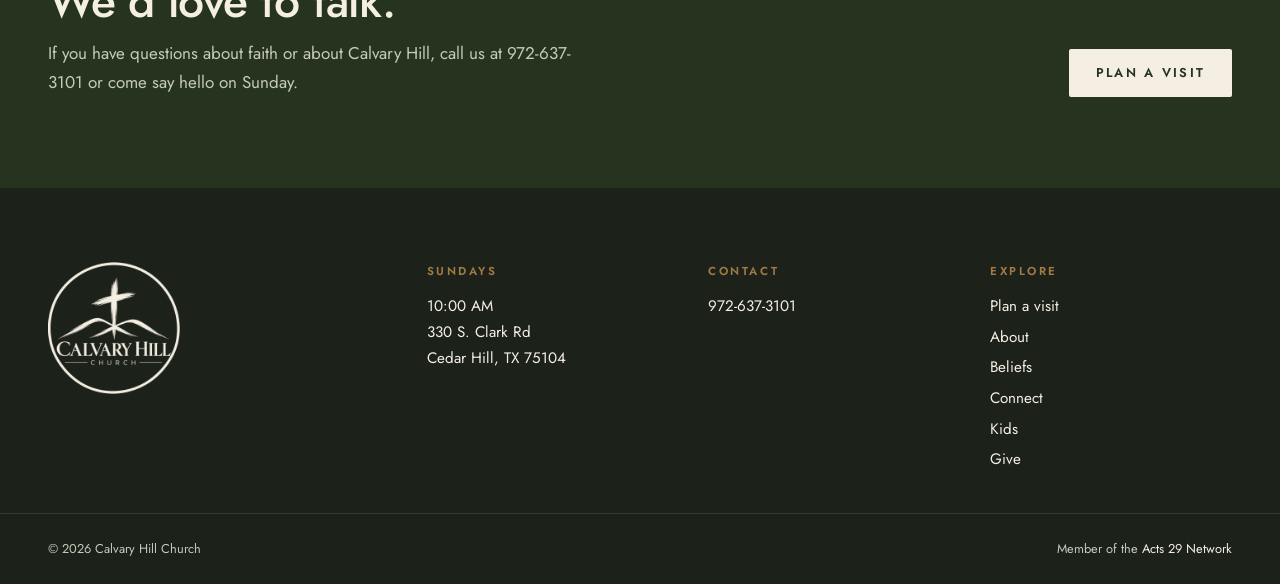
<file: beliefs.html>
<!doctype html>
<html lang="en">
<head>
  <meta charset="utf-8">
  <meta name="viewport" content="width=device-width, initial-scale=1, viewport-fit=cover">
  <title>What We Believe · Calvary Hill Church</title>
  <meta name="description" content="What Calvary Hill Church believes about the Bible, God, Jesus, salvation, and the church.">
  <meta property="og:title" content="What We Believe · Calvary Hill Church">
  <meta property="og:description" content="What Calvary Hill Church believes about the Bible, God, Jesus, salvation, and the church.">
  <meta property="og:image" content="assets/brand/og-image.jpg">
  <meta name="theme-color" content="#26341f">
  <link rel="icon" type="image/png" href="assets/brand/favicon-64.png">
  <link rel="apple-touch-icon" href="assets/brand/apple-touch-icon.png">
  <link rel="preconnect" href="https://fonts.googleapis.com">
  <link rel="preconnect" href="https://fonts.gstatic.com" crossorigin>
  <link rel="stylesheet" href="https://fonts.googleapis.com/css2?family=Jost:wght@400;500;600&family=Cormorant+Garamond:ital,wght@1,500&display=swap">
  <link rel="stylesheet" href="css/styles.css">
</head>
<body>
  <a class="skip-link" href="#main">Skip to content</a>

  <header class="site-header">
    <div class="wrap site-header__inner">
      <a class="brand" href="index.html" aria-label="Calvary Hill Church, home">
        <span class="brand__mark" aria-hidden="true"><span class="brand__hills"></span><span class="brand__cross"></span></span>
        <span class="brand__word">
          <span class="brand__name">Calvary Hill</span>
          <span class="brand__sub">Church</span>
        </span>
      </a>

      <button class="nav-toggle" id="nav-toggle" type="button" aria-expanded="false" aria-controls="site-nav">Menu</button>

      <nav class="site-nav" id="site-nav" aria-label="Main">
        <a href="visit.html">Visit</a>
        <a href="about.html">About</a>
        <a href="beliefs.html" aria-current="page">Beliefs</a>
        <a href="connect.html">Connect</a>
        <a href="kids.html">Kids</a>
        <a href="give.html">Give</a>
        <a class="btn btn--dark" href="visit.html">Plan a visit</a>
      </nav>
    </div>
  </header>

  <main id="main">

    <section class="page-hero" aria-labelledby="page-title">
        <svg class="hero__hills" viewBox="0 0 1440 320" preserveAspectRatio="none" aria-hidden="true">
          <path class="hill-1" d="M0 190C180 140 330 120 520 150C700 178 820 110 1010 95C1190 82 1320 130 1440 150V320H0Z"/>
          <path class="hill-2" d="M0 240C210 200 380 215 560 230C760 247 900 180 1100 190C1260 198 1360 222 1440 214V320H0Z"/>
          <path class="hill-3" d="M0 284C240 262 420 270 640 282C860 294 1040 258 1240 262C1340 264 1400 274 1440 278V320H0Z"/>
        </svg>
      <div class="wrap page-hero__inner">
        <p class="label label--light">What we believe</p>
        <h1 id="page-title">Anchored in the gospel</h1>
        <p>The good news of Jesus Christ is at the center of everything we do.</p>
      </div>
    </section>

    <section class="section" aria-label="Our beliefs">
      <div class="wrap">
        <div class="grid-2 grid-2--rows">
          <article class="item"><h3>The Bible</h3><p>The Bible is the inspired, true, and sufficient Word of God. It is our final authority for what we believe and how we live.</p><p class="refs">2 Timothy 3:16–17 · 2 Peter 1:21</p></article>
          <article class="item"><h3>God</h3><p>There is one God, eternally existing in three persons: Father, Son, and Holy Spirit. He is holy, loving, and sovereign over all things.</p><p class="refs">Matthew 28:19 · Psalm 115:3</p></article>
          <article class="item"><h3>Jesus Christ</h3><p>Jesus is fully God and fully man. He lived a sinless life, died on the cross for sinners, rose from the dead, and reigns as Lord.</p><p class="refs">John 1:1, 14 · 1 Corinthians 15:3–4</p></article>
          <article class="item"><h3>The Holy Spirit</h3><p>The Holy Spirit gives new life, helps us understand God’s Word, and makes us more like Jesus.</p><p class="refs">John 3:5–8 · Galatians 5:22–25</p></article>
          <article class="item"><h3>Our need</h3><p>God made us in his image, but we have all sinned and turned from him. On our own, we cannot save ourselves.</p><p class="refs">Genesis 1:27 · Romans 3:23</p></article>
          <article class="item"><h3>Salvation</h3><p>Salvation is a gift of God’s grace, received through faith in Jesus alone. Everyone is called to turn from sin and trust him.</p><p class="refs">Ephesians 2:8–9 · Acts 3:19</p></article>
          <article class="item"><h3>The church</h3><p>The church is God’s family of believers. We gather to worship, celebrate baptism and the Lord’s Supper, and make disciples of all nations.</p><p class="refs">Acts 2:42 · Matthew 28:18–20</p></article>
          <article class="item"><h3>Christ’s return</h3><p>Jesus will return to judge the living and the dead and to make all things new.</p><p class="refs">Acts 17:31 · Revelation 21:5</p></article>
        </div>
      </div>
    </section>

    <section class="cta-band" aria-label="Questions?">
      <div class="wrap cta-band__inner">
        <div>
          <p class="label label--light">Questions?</p>
          <h2 class="title">We’d love to talk.</h2>
          <p>If you have questions about faith or about Calvary Hill, call us at 972-637-3101 or come say hello on Sunday.</p>
        </div>
        <a class="btn btn--cream" href="visit.html">Plan a visit</a>
      </div>
    </section>
  </main>

  <footer class="site-footer">
    <div class="wrap site-footer__grid">
      <span class="site-footer__badge" role="img" aria-label="Calvary Hill Church logo"></span>
      <div>
        <h2>Sundays</h2>
        <p>10:00 AM</p>
        <address>330 S. Clark Rd<br>Cedar Hill, TX 75104</address>
      </div>
      <div>
        <h2>Contact</h2>
        <p><a href="tel:+19726373101">972-637-3101</a></p>
      </div>
      <div>
        <h2>Explore</h2>
        <ul>
          <li><a href="visit.html">Plan a visit</a></li>
          <li><a href="about.html">About</a></li>
          <li><a href="beliefs.html">Beliefs</a></li>
          <li><a href="connect.html">Connect</a></li>
          <li><a href="kids.html">Kids</a></li>
          <li><a href="give.html">Give</a></li>
        </ul>
      </div>
    </div>
    <div class="wrap site-footer__base">
      <p>© <span id="year">2026</span> Calvary Hill Church</p>
      <p>Member of the <a href="https://www.acts29.com" target="_blank" rel="noopener">Acts 29 Network</a></p>
    </div>
  </footer>

  <script src="js/main.js"></script>
</body>
</html>
</file>
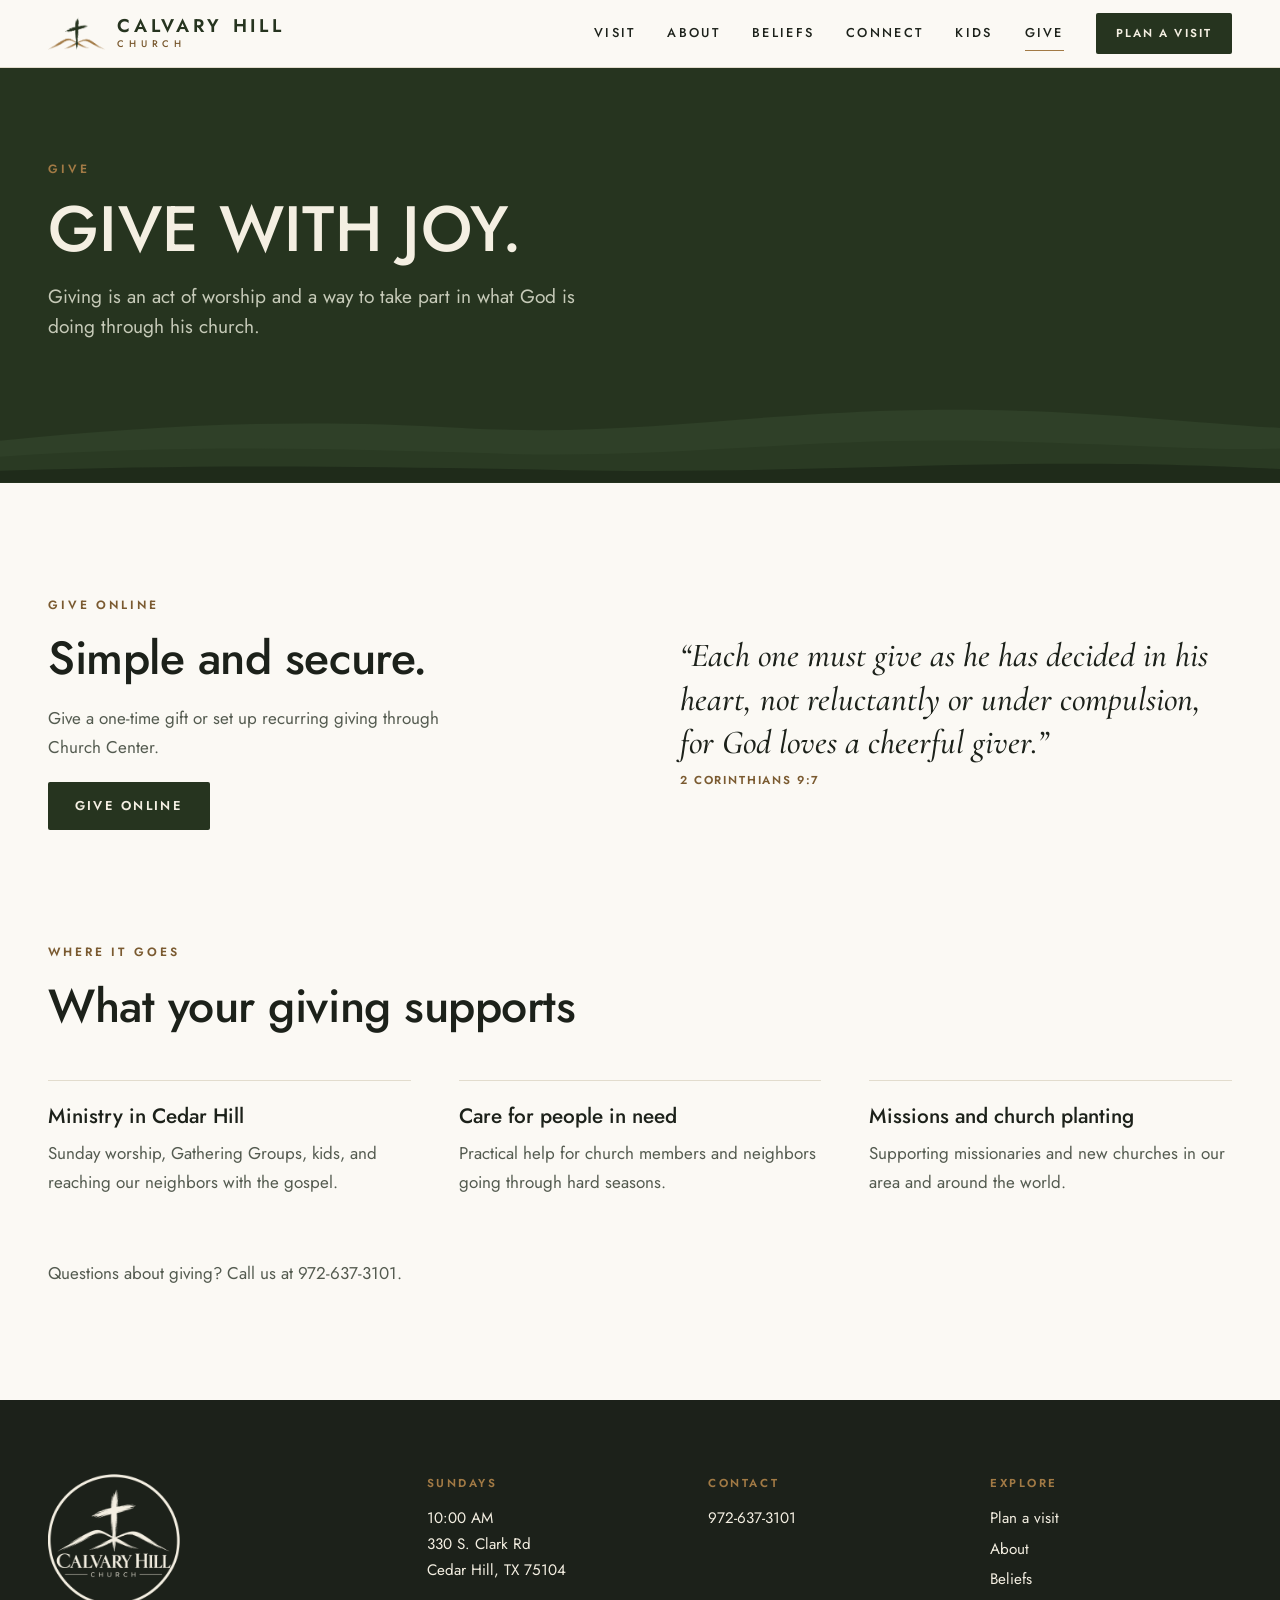
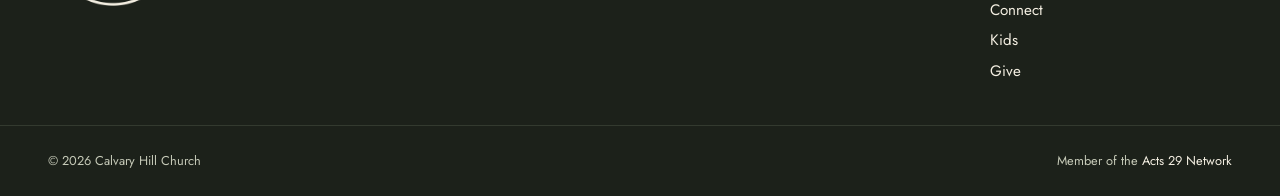
<file: give.html>
<!doctype html>
<html lang="en">
<head>
  <meta charset="utf-8">
  <meta name="viewport" content="width=device-width, initial-scale=1, viewport-fit=cover">
  <title>Give · Calvary Hill Church</title>
  <meta name="description" content="Give to Calvary Hill Church online. Your generosity supports gospel ministry in Cedar Hill and around the world.">
  <meta property="og:title" content="Give · Calvary Hill Church">
  <meta property="og:description" content="Give to Calvary Hill Church online. Your generosity supports gospel ministry in Cedar Hill and around the world.">
  <meta property="og:image" content="assets/brand/og-image.jpg">
  <meta name="theme-color" content="#26341f">
  <link rel="icon" type="image/png" href="assets/brand/favicon-64.png">
  <link rel="apple-touch-icon" href="assets/brand/apple-touch-icon.png">
  <link rel="preconnect" href="https://fonts.googleapis.com">
  <link rel="preconnect" href="https://fonts.gstatic.com" crossorigin>
  <link rel="stylesheet" href="https://fonts.googleapis.com/css2?family=Jost:wght@400;500;600&family=Cormorant+Garamond:ital,wght@1,500&display=swap">
  <link rel="stylesheet" href="css/styles.css">
</head>
<body>
  <a class="skip-link" href="#main">Skip to content</a>

  <header class="site-header">
    <div class="wrap site-header__inner">
      <a class="brand" href="index.html" aria-label="Calvary Hill Church, home">
        <span class="brand__mark" aria-hidden="true"><span class="brand__hills"></span><span class="brand__cross"></span></span>
        <span class="brand__word">
          <span class="brand__name">Calvary Hill</span>
          <span class="brand__sub">Church</span>
        </span>
      </a>

      <button class="nav-toggle" id="nav-toggle" type="button" aria-expanded="false" aria-controls="site-nav">Menu</button>

      <nav class="site-nav" id="site-nav" aria-label="Main">
        <a href="visit.html">Visit</a>
        <a href="about.html">About</a>
        <a href="beliefs.html">Beliefs</a>
        <a href="connect.html">Connect</a>
        <a href="kids.html">Kids</a>
        <a href="give.html" aria-current="page">Give</a>
        <a class="btn btn--dark" href="visit.html">Plan a visit</a>
      </nav>
    </div>
  </header>

  <main id="main">

    <section class="page-hero" aria-labelledby="page-title">
        <svg class="hero__hills" viewBox="0 0 1440 320" preserveAspectRatio="none" aria-hidden="true">
          <path class="hill-1" d="M0 190C180 140 330 120 520 150C700 178 820 110 1010 95C1190 82 1320 130 1440 150V320H0Z"/>
          <path class="hill-2" d="M0 240C210 200 380 215 560 230C760 247 900 180 1100 190C1260 198 1360 222 1440 214V320H0Z"/>
          <path class="hill-3" d="M0 284C240 262 420 270 640 282C860 294 1040 258 1240 262C1340 264 1400 274 1440 278V320H0Z"/>
        </svg>
      <div class="wrap page-hero__inner">
        <p class="label label--light">Give</p>
        <h1 id="page-title">Give with joy.</h1>
        <p>Giving is an act of worship and a way to take part in what God is doing through his church.</p>
      </div>
    </section>

    <section class="section" aria-labelledby="online-title">
      <div class="wrap split">
        <div class="split__text">
          <p class="label">Give online</p>
          <h2 class="title" id="online-title">Simple and secure.</h2>
          <p>Give a one-time gift or set up recurring giving through Church Center.</p>
          <a class="btn btn--dark" href="https://omnifellowship.churchcenter.com/giving" target="_blank" rel="noopener">Give online</a>
        </div>
        <blockquote class="verse verse--large">
          <p>“Each one must give as he has decided in his heart, not reluctantly or under compulsion, for God loves a cheerful giver.”</p>
          <cite>2 Corinthians 9:7</cite>
        </blockquote>
      </div>
    </section>

    <section class="section section--flush-top" aria-labelledby="where-title">
      <div class="wrap">
        <div class="section__head">
          <p class="label">Where it goes</p>
          <h2 class="title" id="where-title">What your giving supports</h2>
        </div>
        <div class="grid-3">
          <article class="item"><h3>Ministry in Cedar Hill</h3><p>Sunday worship, Gathering Groups, kids, and reaching our neighbors with the gospel.</p></article>
          <article class="item"><h3>Care for people in need</h3><p>Practical help for church members and neighbors going through hard seasons.</p></article>
          <article class="item"><h3>Missions and church planting</h3><p>Supporting missionaries and new churches in our area and around the world.</p></article>
        </div>
        <p class="note">Questions about giving? Call us at 972-637-3101.</p>
      </div>
    </section>
  </main>

  <footer class="site-footer">
    <div class="wrap site-footer__grid">
      <span class="site-footer__badge" role="img" aria-label="Calvary Hill Church logo"></span>
      <div>
        <h2>Sundays</h2>
        <p>10:00 AM</p>
        <address>330 S. Clark Rd<br>Cedar Hill, TX 75104</address>
      </div>
      <div>
        <h2>Contact</h2>
        <p><a href="tel:+19726373101">972-637-3101</a></p>
      </div>
      <div>
        <h2>Explore</h2>
        <ul>
          <li><a href="visit.html">Plan a visit</a></li>
          <li><a href="about.html">About</a></li>
          <li><a href="beliefs.html">Beliefs</a></li>
          <li><a href="connect.html">Connect</a></li>
          <li><a href="kids.html">Kids</a></li>
          <li><a href="give.html">Give</a></li>
        </ul>
      </div>
    </div>
    <div class="wrap site-footer__base">
      <p>© <span id="year">2026</span> Calvary Hill Church</p>
      <p>Member of the <a href="https://www.acts29.com" target="_blank" rel="noopener">Acts 29 Network</a></p>
    </div>
  </footer>

  <script src="js/main.js"></script>
</body>
</html>
</file>
<file: style.css>
/* Ember Brigade - page shell and touch controls (single dark look by design) */
:root {
  color-scheme: dark;
  --ink: #0e0e16;
  --panel: #22232f;
  --steel: #8d92aa;
  --pale: #c2c7d8;
  --ember: #f59e38;
  --flame: #ea4f48;
  --teal: #3cbcae;
  --btn: clamp(58px, 19vmin, 104px);
}
html, body {
  height: 100%;
  margin: 0;
  background: var(--ink);
  color: var(--pale);
  overflow: hidden;
  overscroll-behavior: none;
  -webkit-user-select: none;
  user-select: none;
  -webkit-touch-callout: none;
  -webkit-tap-highlight-color: transparent;
  touch-action: none;
  font-family: ui-monospace, "SF Mono", Menlo, Consolas, monospace;
}
#wrap {
  position: fixed;
  top: env(safe-area-inset-top, 0px);
  right: env(safe-area-inset-right, 0px);
  bottom: env(safe-area-inset-bottom, 0px);
  left: env(safe-area-inset-left, 0px);
  overflow: hidden;
  background: var(--ink);
}
#game {
  position: absolute;
  left: 0;
  top: 0;
  image-rendering: pixelated;
  image-rendering: crisp-edges;
  background: #000;
  touch-action: none;
}
[hidden] { display: none !important; }

/* ---- in-game touch layer ---- */
#touch {
  position: absolute;
  inset: 0;
  touch-action: none;
}
#stick {
  position: absolute;
  left: 22vmin;
  top: calc(100% - 24vmin);
  width: 0;
  height: 0;
  opacity: 0.38;
  pointer-events: none;
}
#stick::before {
  content: "";
  position: absolute;
  width: clamp(84px, 27vmin, 150px);
  height: clamp(84px, 27vmin, 150px);
  transform: translate(-50%, -50%);
  border-radius: 50%;
  border: 2px solid var(--pale);
  background: rgba(34, 35, 47, 0.45);
  box-sizing: border-box;
}
#knob {
  position: absolute;
  width: clamp(40px, 12vmin, 66px);
  height: clamp(40px, 12vmin, 66px);
  margin: calc(clamp(40px, 12vmin, 66px) / -2) 0 0 calc(clamp(40px, 12vmin, 66px) / -2);
  border-radius: 50%;
  background: var(--pale);
  box-shadow: 0 0 0 2px var(--ink);
}
#stick.on { opacity: 0.75; }
.tb {
  position: absolute;
  width: var(--btn);
  height: var(--btn);
  border-radius: 50%;
  box-sizing: border-box;
  border: 2px solid var(--pale);
  background: rgba(34, 35, 47, 0.5);
  color: var(--pale);
  display: flex;
  align-items: center;
  justify-content: center;
  font-size: clamp(9px, 2.6vmin, 14px);
  font-weight: 700;
  letter-spacing: 0.08em;
  opacity: 0.6;
  pointer-events: none;
}
.tb.on { opacity: 1; transform: scale(0.94); }
#bFire { right: calc(var(--btn) * 1.02 + 4vmin); bottom: 5vmin; border-color: var(--ember); color: var(--ember); }
#bFire.on { background: var(--ember); color: var(--ink); }
#bJump { right: 4vmin; bottom: calc(var(--btn) * 0.42 + 5vmin); border-color: var(--teal); color: var(--teal); }
#bJump.on { background: var(--teal); color: var(--ink); }
#bGren { --btn: clamp(46px, 14vmin, 78px); right: calc(clamp(58px, 19vmin, 104px) * 0.62 + 4vmin); bottom: calc(clamp(58px, 19vmin, 104px) * 1.28 + 5vmin); border-color: var(--flame); color: var(--flame); }
#bGren.on { background: var(--flame); color: var(--ink); }
#bPause {
  position: absolute;
  top: 6px;
  right: 6px;
  width: 34px;
  height: 34px;
  border-radius: 6px;
  border: 2px solid var(--steel);
  background: rgba(34, 35, 47, 0.6);
  display: flex;
  align-items: center;
  justify-content: center;
  gap: 5px;
  box-sizing: border-box;
  touch-action: none;
}
#bPause i { display: block; width: 5px; height: 14px; background: var(--pale); }

/* portrait: the screen sits on top, the controls get the free space below */
body.portrait #stick { left: 26vw; top: 76%; }
body.portrait #bFire { bottom: 14vh; }
body.portrait #bJump { bottom: calc(14vh + var(--btn) * 0.42); }
body.portrait #bGren { bottom: calc(14vh + clamp(58px, 19vmin, 104px) * 1.28); }
body.portrait .tb, body.portrait #stick { opacity: 0.8; }
</file>
<file: concepts/hillside/css/styles.css>
/* Calvary Hill Church
   Layout: a walk up the hill. Paper sections climb into pine bands; the hero's
   watercolor hills run straight into the first pine band, the way the logo's
   landscape sits under the cross.
   One deliberate look (no dark theme): the brand colors stay fixed. */

:root {
  /* Color: sampled from the watercolor logo */
  --pine: #2b3a23;        /* cross + wordmark green */
  --pine-2: #374a2d;      /* raised surfaces on pine */
  --moss: #6f7f55;        /* mid hills */
  --bronze: #9e7542;      /* hill strokes */
  --bronze-dk: #7a5a30;   /* bronze for small text on paper */
  --bronze-lt: #cfab74;   /* bronze on pine */
  --paper: #f6f1e6;       /* logo background */
  --sand: #ece4d2;        /* alternate paper band */
  --ink: #1f261b;         /* body text, green-leaning near-black */
  --ink-2: #4a5343;       /* secondary text */
  --rule: #d6ccb6;        /* hairlines on paper */
  --on-pine: #f3eedf;     /* text on pine */
  --on-pine-2: #c4c9b2;   /* secondary text on pine */
  --rule-pine: #4b5d40;   /* hairlines on pine */
  --focus: #b8862f;

  /* Type: Cinzel echoes the logo's capitals; Cormorant for Scripture; Montserrat echoes "CHURCH" */
  --font-display: "Cinzel", "Trajan Pro", "Times New Roman", serif;
  --font-serif: "Cormorant Garamond", "Iowan Old Style", Georgia, serif;
  --font-sans: "Montserrat", "Helvetica Neue", Arial, sans-serif;

  --step--1: 0.8125rem;
  --step-0: 1rem;
  --step-1: 1.1875rem;
  --step-2: clamp(1.4rem, 1.2rem + 0.8vw, 1.75rem);
  --step-3: clamp(1.9rem, 1.45rem + 1.9vw, 2.75rem);
  --step-4: clamp(2.3rem, 1.5rem + 3.4vw, 4rem);

  --gutter: clamp(16px, 4vw, 40px);
  --section-y: clamp(4rem, 3rem + 4vw, 7rem);
  --max: 1180px;
  --radius: 4px;
}

*, *::before, *::after { box-sizing: border-box; }

html { scroll-behavior: smooth; -webkit-text-size-adjust: 100%; }
@media (prefers-reduced-motion: reduce) { html { scroll-behavior: auto; } }

body {
  margin: 0;
  background: var(--paper);
  color: var(--ink);
  font-family: var(--font-sans);
  font-size: var(--step-0);
  line-height: 1.7;
  -webkit-font-smoothing: antialiased;
}

/* Paints the strip above the sticky header on phones with a notch */
body::before {
  content: "";
  position: fixed;
  inset: 0 0 auto;
  height: env(safe-area-inset-top, 0px);
  z-index: 10;
  background: var(--paper);
}

img { max-width: 100%; height: auto; display: block; }
a { color: inherit; }
h1, h2, h3 { margin: 0; text-wrap: balance; }
p { margin: 0; }

:focus-visible { outline: 2px solid var(--focus); outline-offset: 3px; }

.wrap {
  width: 100%;
  max-width: calc(var(--max) + 2 * var(--gutter));
  margin-inline: auto;
  padding-left: max(var(--gutter), env(safe-area-inset-left, 0px));
  padding-right: max(var(--gutter), env(safe-area-inset-right, 0px));
}

.skip-link {
  position: absolute;
  left: 1rem;
  top: -4rem;
  z-index: 50;
  background: var(--pine);
  color: var(--on-pine);
  padding: 0.6rem 1rem;
  border-radius: var(--radius);
}
.skip-link:focus { top: 1rem; }

/* ---------- Shared type ---------- */

/* Eyebrow: rule + tracked caps, borrowed from the "— CHURCH —" lockup */
.eyebrow {
  display: flex;
  align-items: center;
  gap: 0.85rem;
  font-size: var(--step--1);
  font-weight: 600;
  letter-spacing: 0.24em;
  text-transform: uppercase;
  color: var(--bronze-dk);
  margin-bottom: 1rem;
}
.eyebrow::before {
  content: "";
  width: 2.25rem;
  height: 1px;
  background: currentColor;
  flex: none;
}
.eyebrow--light { color: var(--bronze-lt); }

.section-title {
  font-family: var(--font-display);
  font-weight: 500;
  font-size: var(--step-3);
  line-height: 1.12;
  letter-spacing: 0.01em;
}

.section-lede {
  font-size: var(--step-1);
  line-height: 1.65;
  color: var(--ink-2);
  max-width: 38rem;
}

.verse { margin: 0; }
.verse p {
  font-family: var(--font-serif);
  font-style: italic;
  font-weight: 500;
  font-size: 1.3rem;
  line-height: 1.4;
}
.verse cite {
  display: block;
  margin-top: 0.4rem;
  font-style: normal;
  font-size: var(--step--1);
  font-weight: 600;
  letter-spacing: 0.16em;
  text-transform: uppercase;
  color: var(--bronze-dk);
}
.verse--light p { color: var(--on-pine); }
.verse--light cite { color: var(--bronze-lt); }
.verse--large p { font-size: clamp(1.45rem, 1.2rem + 1vw, 1.9rem); }

.text-link {
  color: var(--pine);
  font-weight: 600;
  text-decoration: underline;
  text-decoration-color: var(--bronze);
  text-decoration-thickness: 1px;
  text-underline-offset: 0.3em;
}
.text-link:hover { text-decoration-thickness: 2px; }
.text-link--light { color: var(--on-pine); text-decoration-color: var(--bronze-lt); }

/* ---------- Buttons ---------- */

.btn {
  display: inline-flex;
  align-items: center;
  justify-content: center;
  gap: 0.5rem;
  min-height: 3rem;
  padding: 0.75rem 1.5rem;
  border: 1px solid transparent;
  border-radius: var(--radius);
  font-family: var(--font-sans);
  font-size: 0.8125rem;
  font-weight: 600;
  letter-spacing: 0.16em;
  text-transform: uppercase;
  text-decoration: none;
  cursor: pointer;
  transition: background-color 160ms ease, color 160ms ease, border-color 160ms ease;
}
.btn--small { min-height: 2.5rem; padding: 0.5rem 1.1rem; font-size: 0.75rem; }
.btn--pine { background: var(--pine); color: var(--on-pine); }
.btn--pine:hover { background: var(--pine-2); }
.btn--line { background: transparent; color: var(--pine); border-color: var(--pine); }
.btn--line:hover { background: var(--pine); color: var(--on-pine); }
.btn--bronze { background: var(--bronze-lt); color: var(--pine); }
.btn--bronze:hover { background: var(--on-pine); }

/* ---------- Header ---------- */

.site-header {
  position: sticky;
  top: env(safe-area-inset-top, 0px);
  z-index: 20;
  background: var(--paper);
  border-bottom: 1px solid var(--rule);
}
.site-header__inner {
  display: flex;
  align-items: center;
  justify-content: space-between;
  gap: 1.5rem;
  padding-block: 0.75rem;
}

.brand {
  display: inline-flex;
  align-items: center;
  gap: 0.75rem;
  text-decoration: none;
  color: var(--pine);
}
/* Two mask layers from the logo so each part takes a brand color */
.brand__mark {
  position: relative;
  width: 64px;
  aspect-ratio: 1080 / 602;
  flex: none;
}
.brand__hills,
.brand__cross {
  position: absolute;
  inset: 0;
  -webkit-mask: var(--m) center / 100% 100% no-repeat;
  mask: var(--m) center / 100% 100% no-repeat;
}
.brand__hills { --m: url("../../../assets/brand/mark-hills.png"); background: var(--bronze); }
.brand__cross { --m: url("../../../assets/brand/mark-cross.png"); background: var(--pine); }

.brand__word { display: grid; justify-items: center; line-height: 1; }
.brand__name {
  font-family: var(--font-display);
  font-weight: 600;
  font-size: 1.3rem;
  letter-spacing: 0.02em;
}
.brand__sub {
  display: flex;
  align-items: center;
  gap: 0.45rem;
  margin-top: 0.3rem;
  font-size: 0.56rem;
  font-weight: 500;
  letter-spacing: 0.42em;
  text-transform: uppercase;
  color: var(--bronze-dk);
}
.brand__sub::before,
.brand__sub::after {
  content: "";
  width: 1.1rem;
  height: 1px;
  background: currentColor;
}

.site-nav {
  display: flex;
  align-items: center;
  gap: clamp(1rem, 2vw, 1.75rem);
}
.site-nav a:not(.btn) {
  font-size: 0.78rem;
  font-weight: 600;
  letter-spacing: 0.14em;
  text-transform: uppercase;
  text-decoration: none;
  color: var(--ink);
  padding-block: 0.4rem;
  border-bottom: 1px solid transparent;
}
.site-nav a:not(.btn):hover { border-bottom-color: var(--bronze); }

.nav-toggle {
  display: none;
  align-items: center;
  gap: 0.6rem;
  min-height: 2.75rem;
  padding: 0.5rem 0.9rem;
  background: transparent;
  border: 1px solid var(--rule);
  border-radius: var(--radius);
  color: var(--pine);
  font: 600 0.75rem/1 var(--font-sans);
  letter-spacing: 0.16em;
  text-transform: uppercase;
  cursor: pointer;
}
.nav-toggle__bars,
.nav-toggle__bars::before,
.nav-toggle__bars::after {
  display: block;
  width: 18px;
  height: 1.5px;
  background: currentColor;
  transition: transform 160ms ease, opacity 160ms ease;
}
.nav-toggle__bars { position: relative; }
.nav-toggle__bars::before,
.nav-toggle__bars::after { content: ""; position: absolute; left: 0; }
.nav-toggle__bars::before { top: -6px; }
.nav-toggle__bars::after { top: 6px; }
.nav-toggle[aria-expanded="true"] .nav-toggle__bars { background: transparent; }
.nav-toggle[aria-expanded="true"] .nav-toggle__bars::before { transform: translateY(6px) rotate(45deg); }
.nav-toggle[aria-expanded="true"] .nav-toggle__bars::after { transform: translateY(-6px) rotate(-45deg); }

@media (max-width: 960px) {
  .nav-toggle { display: inline-flex; }
  .site-header__inner { flex-wrap: wrap; }
  .site-nav {
    display: none;
    flex-basis: 100%;
    flex-direction: column;
    align-items: stretch;
    gap: 0;
    padding-bottom: 0.75rem;
  }
  .site-nav.is-open { display: flex; }
  .site-nav a:not(.btn) {
    padding-block: 0.85rem;
    border-bottom: 1px solid var(--rule);
  }
  .site-nav .btn { margin-top: 1rem; }
}

/* ---------- Hero ---------- */

.hero {
  position: relative;
  overflow: hidden;
  /* Fallback ground if the canvas never draws */
  background: linear-gradient(to bottom, var(--paper) 72%, var(--sand) 72%, var(--moss) 88%, var(--pine) 100%);
}
.hero.is-drawn { background: var(--paper); }
.hero__land {
  position: absolute;
  inset: 0;
  width: 100%;
  height: 100%;
  opacity: 0;
  transition: opacity 700ms ease;
}
.hero.is-drawn .hero__land { opacity: 1; }
@media (prefers-reduced-motion: reduce) { .hero__land { transition: none; } }

.hero__inner {
  position: relative;
  padding-top: clamp(3.5rem, 2rem + 5vw, 6.5rem);
  /* Room for the hills (and, on narrow screens, the cross) below the copy */
  padding-bottom: clamp(17rem, 12rem + 22vw, 21rem);
}
.hero__copy { max-width: 36rem; }

.hero__title { margin-bottom: 1.5rem; }
.hero__title-a,
.hero__title-b { display: block; }
.hero__title-a {
  font-family: var(--font-display);
  font-weight: 500;
  font-size: var(--step-4);
  line-height: 1.06;
  letter-spacing: 0.005em;
  color: var(--pine);
}
.hero__title-b {
  margin-top: 0.35rem;
  font-family: var(--font-serif);
  font-style: italic;
  font-weight: 500;
  font-size: calc(var(--step-4) * 1.02);
  line-height: 1.05;
  color: var(--bronze-dk);
}
.hero__lede {
  font-size: var(--step-1);
  line-height: 1.65;
  color: var(--ink-2);
  max-width: 34rem;
}
.hero__actions {
  display: flex;
  flex-wrap: wrap;
  gap: 0.75rem;
  margin-top: 2rem;
}

@media (min-width: 961px) {
  .hero__inner { padding-bottom: clamp(13rem, 6rem + 12vw, 17rem); }
  .hero__copy { max-width: 40rem; }
}

/* ---------- Bands ---------- */

.band { padding-block: var(--section-y); }
.band--paper { background: var(--paper); }
.band--sand { background: var(--sand); }
.band--pine { background: var(--pine); color: var(--on-pine); }
.band--pine .section-lede { color: var(--on-pine-2); }

/* ---------- Welcome (pine, continues the hero's front hill) ---------- */

.welcome { padding-top: 0.5rem; }

.sunday-strip {
  display: grid;
  grid-template-columns: repeat(3, minmax(0, 1fr));
  margin: 0 0 clamp(3.5rem, 2.5rem + 3vw, 5.5rem);
  border-top: 1px solid var(--rule-pine);
  border-bottom: 1px solid var(--rule-pine);
}
.sunday-strip > div {
  padding: 1.25rem 1.5rem;
  min-width: 0;
}
.sunday-strip > div + div { border-left: 1px solid var(--rule-pine); }
.sunday-strip dt {
  font-size: 0.72rem;
  font-weight: 600;
  letter-spacing: 0.22em;
  text-transform: uppercase;
  color: var(--bronze-lt);
}
.sunday-strip dd {
  margin: 0.2rem 0 0;
  font-family: var(--font-display);
  font-size: var(--step-1);
  font-weight: 500;
  line-height: 1.35;
}

.welcome__head { max-width: 46rem; margin-bottom: clamp(2.5rem, 2rem + 2vw, 3.5rem); }

.triad {
  display: grid;
  grid-template-columns: repeat(3, minmax(0, 1fr));
  gap: clamp(2rem, 1rem + 3vw, 3.5rem);
}
.triad__item {
  display: flex;
  flex-direction: column;
  gap: 1rem;
  padding-top: 1.5rem;
  border-top: 1px solid var(--bronze-lt);
  min-width: 0;
}
.triad__item > p { color: var(--on-pine-2); }
.triad__word {
  font-family: var(--font-display);
  font-weight: 500;
  font-size: var(--step-2);
  color: var(--on-pine);
}
.triad .verse { margin-top: auto; padding-top: 0.5rem; }
.triad .verse p { font-size: 1.2rem; }

@media (max-width: 860px) {
  .sunday-strip { grid-template-columns: 1fr; }
  .sunday-strip > div { padding-inline: 0; }
  .sunday-strip > div + div { border-left: 0; border-top: 1px solid var(--rule-pine); }
  .triad { grid-template-columns: 1fr; }
}

/* ---------- Story ---------- */

.story__grid {
  display: grid;
  grid-template-columns: minmax(0, 5fr) minmax(0, 6fr);
  gap: clamp(2.5rem, 1rem + 5vw, 6rem);
  align-items: center;
}
.story__figure { margin: 0; }
.two-hills {
  position: relative;
  padding: clamp(1.5rem, 1rem + 2vw, 2.5rem) clamp(1rem, 0.5rem + 2vw, 2rem) 3.25rem;
  background: var(--sand);
  border-radius: var(--radius);
}
.two-hills img { width: 100%; }
.two-hills__label {
  position: absolute;
  bottom: 1.1rem;
  font-size: 0.7rem;
  font-weight: 600;
  letter-spacing: 0.22em;
  text-transform: uppercase;
  color: var(--bronze-dk);
}
/* Positioned under the crest of each hill in the mark */
.two-hills__label--left { left: 22%; transform: translateX(-50%); }
.two-hills__label--right { left: 72%; transform: translateX(-50%); }
.story__figure figcaption {
  margin-top: 1rem;
  font-family: var(--font-serif);
  font-style: italic;
  font-size: 1.15rem;
  line-height: 1.45;
  color: var(--ink-2);
}

.story__copy { display: grid; gap: 1.1rem; max-width: 36rem; }
.story__copy .eyebrow { margin-bottom: 0; }
.story__copy .section-title { margin-bottom: 0.4rem; }
.story__copy > p { color: var(--ink-2); }

.story .verse {
  padding-left: 1.25rem;
  border-left: 2px solid var(--bronze);
}

@media (max-width: 860px) {
  .story__grid { grid-template-columns: 1fr; }
  .story__figure { max-width: 32rem; order: 2; }
}

/* ---------- Mission ---------- */

.mission__statement {
  max-width: 54rem;
  font-family: var(--font-serif);
  font-weight: 500;
  font-size: clamp(1.9rem, 1.3rem + 2.6vw, 3.25rem);
  line-height: 1.18;
  color: var(--pine);
}
.mission__statement em { color: var(--bronze-dk); }

.mission__parts {
  display: grid;
  grid-template-columns: repeat(2, minmax(0, 1fr));
  gap: clamp(2rem, 1rem + 3vw, 4rem);
  margin-top: clamp(2.5rem, 2rem + 2vw, 4rem);
}
.mission__part {
  display: flex;
  flex-direction: column;
  gap: 1rem;
  padding-top: 1.5rem;
  border-top: 1px solid var(--bronze);
  min-width: 0;
}
.mission__word {
  font-family: var(--font-display);
  font-weight: 600;
  font-size: var(--step-2);
  line-height: 1.2;
  color: var(--pine);
}
.mission__part > p { color: var(--ink-2); }
.mission__part .verse p { font-size: 1.2rem; }

/* The four generations of 2 Timothy 2:2 really are a sequence, so they sit on one line */
.chain {
  display: grid;
  grid-template-columns: repeat(4, minmax(0, 1fr));
  margin: 0.5rem 0 0;
  padding: 0;
  list-style: none;
}
.chain li {
  position: relative;
  padding-top: 1.6rem;
  padding-right: 0.5rem;
  min-width: 0;
  font-size: 0.7rem;
  font-weight: 600;
  line-height: 1.35;
  letter-spacing: 0.12em;
  text-transform: uppercase;
  color: var(--bronze-dk);
}
.chain li::before {
  content: "";
  position: absolute;
  top: 0.42rem;
  left: 0;
  right: 0;
  height: 1px;
  background: var(--bronze);
}
.chain li:last-child::before { right: auto; width: 0.85rem; }
.chain li::after {
  content: "";
  position: absolute;
  top: 0;
  left: 0;
  width: 0.85rem;
  height: 0.85rem;
  border-radius: 50%;
  background: var(--sand);
  border: 2px solid var(--bronze);
}
.chain li:first-child::after { background: var(--bronze); }

@media (max-width: 760px) {
  .mission__parts { grid-template-columns: 1fr; }
}

/* ---------- Visit ---------- */

.visit__grid {
  display: grid;
  grid-template-columns: minmax(0, 7fr) minmax(0, 5fr);
  gap: clamp(2.5rem, 1rem + 5vw, 5.5rem);
  align-items: start;
}
.visit__main .section-lede { margin-top: 1rem; }

.expect { margin: 2.5rem 0 0; }
.expect__row {
  display: grid;
  grid-template-columns: 9.5rem minmax(0, 1fr);
  gap: 1.5rem;
  padding-block: 1.25rem;
  border-top: 1px solid var(--rule);
}
.expect__row:last-child { border-bottom: 1px solid var(--rule); }
.expect dt {
  font-family: var(--font-display);
  font-weight: 600;
  font-size: 1.05rem;
  color: var(--pine);
}
.expect dd { margin: 0; color: var(--ink-2); }

.visit__aside {
  display: grid;
  gap: 1.25rem;
  position: sticky;
  top: calc(env(safe-area-inset-top, 0px) + 6rem);
}

.photo-slot {
  display: grid;
  place-items: end start;
  aspect-ratio: 4 / 3;
  max-width: 100%;
  padding: 1rem;
  border-radius: var(--radius);
  background:
    repeating-linear-gradient(135deg, transparent 0 11px, rgba(43, 58, 35, 0.06) 11px 12px),
    var(--sand);
}
.photo-slot span {
  font-size: 0.72rem;
  font-weight: 600;
  letter-spacing: 0.14em;
  text-transform: uppercase;
  color: var(--ink-2);
}

.address-card {
  padding: 1.5rem;
  border: 1px solid var(--pine);
  border-radius: var(--radius);
  background: var(--paper);
}
.address-card__label {
  font-size: 0.72rem;
  font-weight: 600;
  letter-spacing: 0.22em;
  text-transform: uppercase;
  color: var(--bronze-dk);
}
.address-card__addr {
  margin: 0.4rem 0 1.1rem;
  font-family: var(--font-display);
  font-style: normal;
  font-weight: 500;
  font-size: 1.35rem;
  line-height: 1.35;
  color: var(--pine);
}
.address-card__actions { display: flex; flex-wrap: wrap; gap: 0.6rem; }
.address-card__meta { margin-top: 1rem; font-size: 0.9rem; color: var(--ink-2); }
.address-card__meta a { color: var(--pine); font-weight: 600; text-underline-offset: 0.25em; }

@media (max-width: 860px) {
  .visit__grid { grid-template-columns: 1fr; }
  .visit__aside { position: static; max-width: 32rem; }
  .expect__row { grid-template-columns: 1fr; gap: 0.3rem; }
}

/* ---------- Gathering Groups ---------- */

.groups__grid {
  display: grid;
  grid-template-columns: minmax(0, 5fr) minmax(0, 6fr);
  gap: clamp(2.5rem, 1rem + 5vw, 6rem);
  align-items: start;
}
.groups__intro .section-lede { margin-top: 1rem; }

.seasons {
  display: grid;
  grid-template-columns: repeat(3, minmax(0, 1fr));
  margin: 2rem 0 0;
  padding: 0;
  list-style: none;
  border: 1px solid var(--rule-pine);
  border-radius: var(--radius);
}
.season {
  position: relative;
  display: grid;
  gap: 0.1rem;
  padding: 0.9rem 1rem;
  min-width: 0;
}
.season + .season { border-left: 1px solid var(--rule-pine); }
.season__name { font-family: var(--font-display); font-weight: 600; }
.season__months { font-size: 0.85rem; color: var(--on-pine-2); font-variant-numeric: tabular-nums; }
.season.is-current { background: var(--pine-2); box-shadow: inset 0 -2px 0 var(--bronze-lt); }
.season.is-current::after {
  content: "Now meeting";
  margin-top: 0.35rem;
  font-size: 0.62rem;
  font-weight: 600;
  letter-spacing: 0.18em;
  text-transform: uppercase;
  color: var(--bronze-lt);
}
.groups__note { margin-top: 0.85rem; font-size: 0.9rem; color: var(--on-pine-2); }
.groups__actions {
  display: flex;
  flex-wrap: wrap;
  align-items: center;
  gap: 1rem 1.5rem;
  margin-top: 2rem;
}

.pillars {
  display: grid;
  grid-template-columns: repeat(2, minmax(0, 1fr));
  margin: 0;
  padding: 0;
  list-style: none;
  border-top: 1px solid var(--rule-pine);
}
.pillar {
  padding: 1.75rem 1.5rem 1.75rem 0;
  border-bottom: 1px solid var(--rule-pine);
  min-width: 0;
}
.pillar:nth-child(even) { padding-left: 1.5rem; padding-right: 0; border-left: 1px solid var(--rule-pine); }
.pillar__word {
  font-family: var(--font-display);
  font-weight: 500;
  font-size: var(--step-2);
  margin-bottom: 0.5rem;
}
.pillar p { color: var(--on-pine-2); }

@media (max-width: 860px) {
  .groups__grid { grid-template-columns: 1fr; }
}
@media (max-width: 520px) {
  .pillars { grid-template-columns: 1fr; }
  .pillar, .pillar:nth-child(even) { padding-inline: 0; border-left: 0; }
  .seasons { grid-template-columns: 1fr; }
  .season + .season { border-left: 0; border-top: 1px solid var(--rule-pine); }
}

/* ---------- Beliefs ---------- */

.beliefs__head {
  display: grid;
  grid-template-columns: minmax(0, 1fr) minmax(0, 1fr);
  gap: 1.5rem clamp(2rem, 1rem + 4vw, 5rem);
  align-items: end;
  margin-bottom: clamp(2.5rem, 2rem + 2vw, 3.5rem);
}
.beliefs__grid {
  display: grid;
  grid-template-columns: repeat(3, minmax(0, 1fr));
  gap: 0 clamp(1.5rem, 1rem + 2vw, 3rem);
}
.belief {
  display: flex;
  flex-direction: column;
  gap: 0.6rem;
  padding-block: 1.75rem;
  border-top: 1px solid var(--rule);
  min-width: 0;
}
.belief h3 {
  font-family: var(--font-display);
  font-weight: 600;
  font-size: 1.2rem;
  color: var(--pine);
}
.belief p { color: var(--ink-2); }
.belief .belief__refs {
  margin-top: auto;
  font-size: 0.72rem;
  font-weight: 600;
  letter-spacing: 0.12em;
  text-transform: uppercase;
  color: var(--bronze-dk);
}

@media (max-width: 900px) {
  .beliefs__head { grid-template-columns: 1fr; }
  .beliefs__grid { grid-template-columns: repeat(2, minmax(0, 1fr)); }
}
@media (max-width: 560px) {
  .beliefs__grid { grid-template-columns: 1fr; }
}

/* ---------- Events ---------- */

.events__head {
  display: flex;
  flex-wrap: wrap;
  align-items: end;
  justify-content: space-between;
  gap: 1rem 2rem;
  margin-bottom: 2rem;
}
.event-list { margin: 0; padding: 0; list-style: none; }
.event {
  display: grid;
  grid-template-columns: 6rem minmax(0, 1fr);
  gap: clamp(1.25rem, 1rem + 2vw, 2.5rem);
  padding-block: 1.75rem;
  border-top: 1px solid var(--rule);
}
.event:last-child { border-bottom: 1px solid var(--rule); }
.event__date {
  display: grid;
  justify-items: center;
  align-content: start;
  padding: 0.7rem 0.5rem 0.8rem;
  background: var(--pine);
  color: var(--on-pine);
  border-radius: var(--radius);
  text-align: center;
  line-height: 1;
}
.event__dow, .event__mon {
  font-size: 0.66rem;
  font-weight: 600;
  letter-spacing: 0.18em;
  text-transform: uppercase;
  color: var(--bronze-lt);
}
.event__day {
  margin-block: 0.3rem;
  font-family: var(--font-display);
  font-weight: 600;
  font-size: 2rem;
  font-variant-numeric: tabular-nums;
}
.event__body { display: grid; gap: 0.45rem; justify-items: start; }
.event__body h3 {
  font-family: var(--font-display);
  font-weight: 600;
  font-size: var(--step-2);
  color: var(--pine);
}
.event__meta {
  font-size: 0.8rem;
  font-weight: 600;
  letter-spacing: 0.1em;
  text-transform: uppercase;
  color: var(--bronze-dk);
}
.event__body > p:not(.event__meta) { color: var(--ink-2); max-width: 44rem; }

@media (max-width: 520px) {
  .event { grid-template-columns: 4.75rem minmax(0, 1fr); }
  .event__day { font-size: 1.6rem; }
}

/* ---------- Give ---------- */

.give__grid {
  display: grid;
  grid-template-columns: minmax(0, 1fr) minmax(0, 1fr);
  gap: clamp(2.5rem, 1rem + 5vw, 6rem);
  align-items: center;
}
.give .section-lede { margin-top: 1rem; }
.give__side { display: grid; gap: 2rem; justify-items: start; }

@media (max-width: 860px) {
  .give__grid { grid-template-columns: 1fr; }
}

/* ---------- Footer ---------- */

.site-footer {
  background: var(--ink);
  color: var(--on-pine-2);
  font-size: 0.92rem;
}
.site-footer__grid {
  display: grid;
  grid-template-columns: minmax(0, 1.6fr) repeat(3, minmax(0, 1fr));
  gap: 2.5rem;
  padding-block: clamp(3.5rem, 3rem + 2vw, 5rem) 2.5rem;
}
.site-footer__brand { display: grid; gap: 1.25rem; align-content: start; max-width: 22rem; }
.site-footer__badge { width: 148px; }
.site-footer h2 {
  margin-bottom: 0.9rem;
  font-size: 0.72rem;
  font-weight: 600;
  letter-spacing: 0.22em;
  text-transform: uppercase;
  color: var(--bronze-lt);
}
.site-footer__col { display: grid; gap: 0.35rem; align-content: start; min-width: 0; }
.site-footer__col p, .site-footer address { color: var(--on-pine); font-style: normal; overflow-wrap: anywhere; }
.site-footer ul { margin: 0; padding: 0; list-style: none; display: grid; gap: 0.35rem; }
.site-footer a { color: var(--on-pine); text-decoration: none; }
.site-footer a:hover { text-decoration: underline; text-decoration-color: var(--bronze-lt); text-underline-offset: 0.25em; }
.site-footer__base {
  display: flex;
  flex-wrap: wrap;
  justify-content: space-between;
  gap: 0.5rem 2rem;
  padding-block: 1.5rem;
  border-top: 1px solid #343c2e;
  font-size: 0.8rem;
}

@media (max-width: 900px) {
  .site-footer__grid { grid-template-columns: repeat(3, minmax(0, 1fr)); }
  .site-footer__brand { grid-column: 1 / -1; }
}
@media (max-width: 560px) {
  .site-footer__grid { grid-template-columns: 1fr; }
}
</file>
<file: css/styles.css>
/* Calvary Hill Church, concept 2
   Layout: quiet and photo-ready. A dark pine hero, then light sections separated
   by space and hairlines, one idea per section, short copy.
   One deliberate look (no dark theme): the brand colors stay fixed. */

:root {
  --bg: #fbf9f4;
  --sand: #f1ece1;
  --ink: #1c211a;
  --ink-2: #545b50;
  --rule: #e2dccd;
  --pine: #26341f;
  --pine-hill-1: #2f4028;
  --pine-hill-2: #2a3a23;
  --pine-hill-3: #1f2b1a;
  --bronze: #a27a45;
  --bronze-dk: #7a5a30;
  --cream: #f4efe2;
  --cream-2: #c6cab8;
  --focus: #b8862f;

  --font-sans: "Jost", "Futura", "Century Gothic", "Helvetica Neue", Arial, sans-serif;
  --font-serif: "Cormorant Garamond", Georgia, serif;

  --gutter: clamp(16px, 4vw, 48px);
  --max: 1200px;
  --space: clamp(4.5rem, 3rem + 5vw, 8rem);
  --radius: 2px;
}

*, *::before, *::after { box-sizing: border-box; }
html { scroll-behavior: smooth; -webkit-text-size-adjust: 100%; }
@media (prefers-reduced-motion: reduce) { html { scroll-behavior: auto; } }

body {
  margin: 0;
  background: var(--bg);
  color: var(--ink);
  font-family: var(--font-sans);
  font-size: 1.0625rem;
  line-height: 1.7;
  -webkit-font-smoothing: antialiased;
}
body::before {
  content: "";
  position: fixed;
  inset: 0 0 auto;
  height: env(safe-area-inset-top, 0px);
  z-index: 10;
  background: var(--bg);
}

h1, h2, h3, p { margin: 0; }
h1, h2 { text-wrap: balance; }
a { color: inherit; }
:focus-visible { outline: 2px solid var(--focus); outline-offset: 3px; }

.wrap {
  width: 100%;
  max-width: calc(var(--max) + 2 * var(--gutter));
  margin-inline: auto;
  padding-left: max(var(--gutter), env(safe-area-inset-left, 0px));
  padding-right: max(var(--gutter), env(safe-area-inset-right, 0px));
}

.visually-hidden {
  position: absolute;
  width: 1px;
  height: 1px;
  overflow: hidden;
  clip: rect(0 0 0 0);
  white-space: nowrap;
}

.skip-link {
  position: absolute;
  left: 1rem;
  top: -4rem;
  z-index: 50;
  padding: 0.6rem 1rem;
  background: var(--pine);
  color: var(--cream);
}
.skip-link:focus { top: 1rem; }

/* ---------- Type ---------- */

.label {
  margin-bottom: 1rem;
  font-size: 0.75rem;
  font-weight: 600;
  letter-spacing: 0.24em;
  text-transform: uppercase;
  color: var(--bronze-dk);
}
.label--light { color: var(--bronze); }

.title {
  font-weight: 500;
  font-size: clamp(1.9rem, 1.4rem + 2vw, 2.9rem);
  line-height: 1.15;
  letter-spacing: -0.01em;
}
.title--large { font-size: clamp(2rem, 1.3rem + 2.8vw, 3.4rem); line-height: 1.12; }

/* ---------- Buttons ---------- */

.btn {
  display: inline-flex;
  align-items: center;
  justify-content: center;
  min-height: 3rem;
  padding: 0.7rem 1.6rem;
  border: 1px solid transparent;
  border-radius: var(--radius);
  font: 600 0.8rem/1 var(--font-sans);
  letter-spacing: 0.18em;
  text-transform: uppercase;
  text-decoration: none;
  transition: background-color 160ms ease, color 160ms ease, border-color 160ms ease;
}
.btn--dark { background: var(--pine); color: var(--cream); }
.btn--dark:hover { background: var(--ink); }
.btn--cream { background: var(--cream); color: var(--pine); }
.btn--cream:hover { background: #ffffff; }
.btn--ghost { color: var(--cream); border-color: rgba(244, 239, 226, 0.5); }
.btn--ghost:hover { border-color: var(--cream); }

/* ---------- Header ---------- */

.site-header {
  position: sticky;
  top: env(safe-area-inset-top, 0px);
  z-index: 20;
  background: var(--bg);
  border-bottom: 1px solid var(--rule);
}
.site-header__inner {
  display: flex;
  align-items: center;
  justify-content: space-between;
  gap: 1.5rem;
  padding-block: 0.8rem;
}

.brand {
  display: inline-flex;
  align-items: center;
  gap: 0.7rem;
  color: var(--pine);
  text-decoration: none;
}
.brand__mark { position: relative; width: 58px; aspect-ratio: 1080 / 602; flex: none; }
.brand__hills, .brand__cross {
  position: absolute;
  inset: 0;
  -webkit-mask: var(--m) center / 100% 100% no-repeat;
  mask: var(--m) center / 100% 100% no-repeat;
}
.brand__hills { --m: url("../assets/brand/mark-hills.png"); background: var(--bronze); }
.brand__cross { --m: url("../assets/brand/mark-cross.png"); background: var(--pine); }
.brand__word { display: grid; line-height: 1; }
.brand__name {
  font-size: 1.15rem;
  font-weight: 600;
  letter-spacing: 0.2em;
  text-transform: uppercase;
}
.brand__sub {
  margin-top: 0.3rem;
  font-size: 0.6rem;
  font-weight: 500;
  letter-spacing: 0.5em;
  text-transform: uppercase;
  color: var(--bronze-dk);
}

.site-nav { display: flex; align-items: center; gap: clamp(1.25rem, 2.5vw, 2.25rem); }
.site-nav a:not(.btn) {
  font-size: 0.8rem;
  font-weight: 500;
  letter-spacing: 0.18em;
  text-transform: uppercase;
  text-decoration: none;
  padding-block: 0.35rem;
  border-bottom: 1px solid transparent;
}
.site-nav a:not(.btn):hover,
.site-nav a[aria-current="page"] { border-bottom-color: var(--bronze); }
.site-nav .btn { min-height: 2.6rem; padding-inline: 1.2rem; font-size: 0.72rem; }

.nav-toggle {
  display: none;
  min-height: 2.75rem;
  padding: 0.5rem 1rem;
  background: transparent;
  border: 1px solid var(--rule);
  border-radius: var(--radius);
  color: var(--pine);
  font: 600 0.75rem/1 var(--font-sans);
  letter-spacing: 0.18em;
  text-transform: uppercase;
  cursor: pointer;
}

@media (max-width: 1000px) {
  .nav-toggle { display: inline-flex; align-items: center; }
  .site-header__inner { flex-wrap: wrap; }
  .site-nav {
    display: none;
    flex-basis: 100%;
    flex-direction: column;
    align-items: stretch;
    gap: 0;
    padding-bottom: 1rem;
  }
  .site-nav.is-open { display: flex; }
  .site-nav a:not(.btn) { padding-block: 0.9rem; border-bottom: 1px solid var(--rule); }
  .site-nav .btn { margin-top: 1rem; min-height: 3rem; }
}

/* ---------- Hero ---------- */

.hero {
  position: relative;
  overflow: hidden;
  background: var(--pine);
  color: var(--cream);
}
.hero__art { position: absolute; inset: 0; pointer-events: none; }
/* Real photo, when assets/photos/hero.jpg exists, toned into the pine (see js/main.js) */
.hero__photo {
  position: absolute;
  inset: 0;
  background-position: center 35%;
  background-size: cover;
  opacity: 0;
  transition: opacity 600ms ease;
}
.hero__photo.has-photo { opacity: 0.38; mix-blend-mode: luminosity; }
.hero.has-photo .hero__cross { opacity: 0.35; }
.hero__hills {
  position: absolute;
  left: 0;
  bottom: 0;
  width: 100%;
  height: clamp(130px, 22vw, 300px);
}
.hill-1 { fill: var(--pine-hill-1); }
.hill-2 { fill: var(--pine-hill-2); }
.hill-3 { fill: var(--pine-hill-3); }
/* Sits on the crest of the back hill (x = 1010 of 1440 in the SVG) */
.hero__cross {
  position: absolute;
  left: 70.1%;
  bottom: calc(clamp(130px, 22vw, 300px) * 0.55);
  height: min(70%, 520px);
  aspect-ratio: 430 / 602;
  transform: translateX(-50%);
  background: var(--bronze);
  opacity: 0.55;
  -webkit-mask: url("../assets/brand/cross.png") center bottom / contain no-repeat;
  mask: url("../assets/brand/cross.png") center bottom / contain no-repeat;
}

.hero__inner {
  position: relative;
  padding-top: clamp(5rem, 3rem + 7vw, 9.5rem);
  padding-bottom: clamp(9rem, 5rem + 14vw, 15rem);
}
.hero__title {
  max-width: 11ch;
  font-weight: 500;
  font-size: clamp(2.5rem, 1.3rem + 5.2vw, 5.4rem);
  line-height: 1.02;
  letter-spacing: 0.005em;
  text-transform: uppercase;
}
.hero__sub {
  max-width: 30rem;
  margin-top: 1.5rem;
  font-size: clamp(1.1rem, 1rem + 0.4vw, 1.3rem);
  line-height: 1.55;
  color: var(--cream-2);
}
.hero__actions { display: flex; flex-wrap: wrap; gap: 0.75rem; margin-top: 2.25rem; }

@media (max-width: 700px) {
  .hero__inner { padding-bottom: 13rem; }
  .hero__cross { left: 82%; height: 150px; opacity: 0.45; }
}

/* ---------- Sundays ---------- */

.sundays { padding-bottom: var(--space); }

.facts {
  display: grid;
  grid-template-columns: repeat(3, minmax(0, 1fr));
  margin: 0 0 var(--space);
  border-bottom: 1px solid var(--rule);
}
.facts > div { padding: 1.75rem 1.5rem 1.75rem 0; min-width: 0; }
.facts > div + div { padding-left: 1.5rem; border-left: 1px solid var(--rule); }
.facts dt {
  font-size: 0.72rem;
  font-weight: 600;
  letter-spacing: 0.22em;
  text-transform: uppercase;
  color: var(--bronze-dk);
}
.facts dd { margin: 0.35rem 0 0; font-size: 1.15rem; font-weight: 500; line-height: 1.4; }

.split {
  display: grid;
  grid-template-columns: minmax(0, 1fr) minmax(0, 1fr);
  gap: clamp(2rem, 1rem + 5vw, 6rem);
  align-items: center;
}
.split__text { display: grid; gap: 1.25rem; justify-items: start; max-width: 28rem; }
.split__text .label { margin-bottom: -0.25rem; }
.split__text p:not(.label) { color: var(--ink-2); }

.photo {
  display: grid;
  place-items: end start;
  aspect-ratio: 4 / 3;
  max-width: 100%;
  padding: 1rem;
  background:
    repeating-linear-gradient(135deg, transparent 0 11px, rgba(38, 52, 31, 0.05) 11px 12px),
    var(--sand);
}
.photo.has-photo { background-position: center; background-size: cover; }
.photo.has-photo span { display: none; }
.photo span {
  font-size: 0.7rem;
  font-weight: 600;
  letter-spacing: 0.18em;
  text-transform: uppercase;
  color: var(--ink-2);
}

@media (max-width: 760px) {
  .facts { grid-template-columns: 1fr; }
  .facts > div, .facts > div + div { padding: 1.25rem 0; border-left: 0; }
  .facts > div + div { border-top: 1px solid var(--rule); }
  .split { grid-template-columns: 1fr; }
}

/* ---------- Belong / Find peace / Be Spirit-led ---------- */

.words {
  padding-block: clamp(3.5rem, 2.5rem + 4vw, 6rem);
  background: var(--sand);
}
.words__line {
  display: flex;
  flex-wrap: wrap;
  gap: 0.1em 0.6em;
  font-weight: 500;
  font-size: clamp(1.9rem, 1rem + 4vw, 4.2rem);
  line-height: 1.1;
  letter-spacing: 0.01em;
  text-transform: uppercase;
  color: var(--pine);
}
.words__line span:nth-child(2) { color: var(--bronze-dk); }
.words__sub {
  margin-top: 1.25rem;
  font-family: var(--font-serif);
  font-style: italic;
  font-weight: 500;
  font-size: clamp(1.3rem, 1.1rem + 0.8vw, 1.7rem);
  color: var(--ink-2);
}

/* ---------- About ---------- */

.about { padding-block: var(--space); }
.about__grid {
  display: grid;
  grid-template-columns: minmax(0, 7fr) minmax(0, 5fr);
  gap: clamp(2rem, 1rem + 5vw, 6rem);
  align-items: end;
}
.about__side { display: grid; gap: 1.75rem; color: var(--ink-2); }
.beliefs { margin: 0; padding: 0; list-style: none; border-top: 1px solid var(--rule); }
.beliefs li { padding-block: 0.9rem; border-bottom: 1px solid var(--rule); }
.beliefs strong { color: var(--ink); font-weight: 600; }

@media (max-width: 860px) {
  .about__grid { grid-template-columns: 1fr; }
}

/* ---------- Connect ---------- */

.connect { padding-bottom: var(--space); }
.tiles {
  display: grid;
  grid-template-columns: repeat(3, minmax(0, 1fr));
  gap: clamp(1.25rem, 1rem + 1.5vw, 2rem);
  margin-top: 2.5rem;
}
.tile {
  display: grid;
  gap: 0.5rem;
  align-content: start;
  text-decoration: none;
  min-width: 0;
}
.photo--tile { aspect-ratio: 4 / 5; margin-bottom: 0.75rem; }
.tile__title {
  font-size: 1.3rem;
  font-weight: 500;
  border-bottom: 1px solid transparent;
  justify-self: start;
}
.tile:hover .tile__title { border-bottom-color: var(--bronze); }
.tile__text { color: var(--ink-2); }

@media (max-width: 760px) {
  .tiles { grid-template-columns: 1fr; }
  .photo--tile { aspect-ratio: 3 / 2; }
}

/* ---------- Give band and closing call-to-action bands ---------- */

.give,
.cta-band {
  padding-block: clamp(3.5rem, 2.5rem + 4vw, 6rem);
  background: var(--pine);
  color: var(--cream);
}
.give__inner,
.cta-band__inner {
  display: flex;
  flex-wrap: wrap;
  align-items: end;
  justify-content: space-between;
  gap: 2rem;
}
.give p:not(.label),
.cta-band p:not(.label) { margin-top: 0.75rem; color: var(--cream-2); max-width: 34rem; }

/* ---------- Inner pages ---------- */

.page-hero {
  position: relative;
  overflow: hidden;
  background: var(--pine);
  color: var(--cream);
}
.page-hero .hero__hills { height: clamp(60px, 8vw, 120px); }
.page-hero__inner {
  position: relative;
  padding-top: clamp(3.5rem, 2.5rem + 4vw, 6rem);
  padding-bottom: clamp(5.5rem, 4rem + 6vw, 9rem);
}
.page-hero h1 {
  max-width: 16ch;
  font-weight: 500;
  font-size: clamp(2.2rem, 1.4rem + 3.4vw, 4rem);
  line-height: 1.04;
  letter-spacing: 0.005em;
  text-transform: uppercase;
}
.page-hero p:not(.label) {
  max-width: 34rem;
  margin-top: 1.25rem;
  font-size: clamp(1.05rem, 1rem + 0.3vw, 1.2rem);
  line-height: 1.55;
  color: var(--cream-2);
}

.section { padding-block: var(--space); }
.section--sand { background: var(--sand); }
.section--flush-top { padding-top: 0; }
.section > .wrap + .wrap { margin-top: clamp(3rem, 2rem + 3vw, 4.5rem); }

.section__head { max-width: 40rem; margin-bottom: clamp(2rem, 1.5rem + 2vw, 3rem); }
.section__head > p:not(.label) { margin-top: 0.75rem; color: var(--ink-2); }

.narrow { max-width: calc(44rem + 2 * var(--gutter)); }
.narrow .lede { margin: 1rem 0 1.75rem; color: var(--ink-2); }

.note { margin-top: 2.5rem; color: var(--ink-2); }
.link-row { display: flex; flex-wrap: wrap; gap: 0.5rem 1.5rem; }

.text-link {
  color: var(--pine);
  font-weight: 500;
  text-decoration: underline;
  text-decoration-color: var(--bronze);
  text-underline-offset: 0.3em;
}
.text-link:hover { text-decoration-thickness: 2px; }

.btn--line { color: var(--pine); border-color: var(--pine); }
.btn--line:hover { background: var(--pine); color: var(--cream); }
.btn-row { display: flex; flex-wrap: wrap; gap: 0.6rem; }

.facts--flush { margin-bottom: clamp(3rem, 2rem + 3vw, 5rem); }
.split--top { align-items: start; }
.stack { display: grid; gap: 1.25rem; }

.rows { margin: 1.5rem 0 0; border-top: 1px solid var(--rule); }
.rows > div {
  display: grid;
  grid-template-columns: 9.5rem minmax(0, 1fr);
  gap: 1.5rem;
  padding-block: 1.1rem;
  border-bottom: 1px solid var(--rule);
}
.rows dt { font-weight: 600; }
.rows dd { margin: 0; color: var(--ink-2); }
.rows--narrow { margin-top: 0; }

.grid-2, .grid-3, .grid-4 {
  display: grid;
  gap: clamp(1.75rem, 1rem + 2.5vw, 3.5rem);
}
.grid-2 { grid-template-columns: repeat(2, minmax(0, 1fr)); }
.grid-3 { grid-template-columns: repeat(3, minmax(0, 1fr)); }
.grid-4 { grid-template-columns: repeat(4, minmax(0, 1fr)); }
.grid-2--rows { row-gap: 0; }

.item {
  display: flex;
  flex-direction: column;
  gap: 0.6rem;
  padding-block: 1.4rem;
  border-top: 1px solid var(--rule);
  min-width: 0;
}
.item h3 { font-size: 1.3rem; font-weight: 500; line-height: 1.25; }
.item p { color: var(--ink-2); }
.item .refs {
  margin-top: auto;
  font-size: 0.72rem;
  font-weight: 600;
  letter-spacing: 0.14em;
  text-transform: uppercase;
  color: var(--bronze-dk);
}
.item .verse { margin-top: 0.5rem; }

.verse { margin: 0; }
.verse p {
  font-family: var(--font-serif);
  font-style: italic;
  font-weight: 500;
  font-size: 1.3rem;
  line-height: 1.4;
  color: var(--ink);
}
.verse cite {
  display: block;
  margin-top: 0.4rem;
  font-style: normal;
  font-size: 0.72rem;
  font-weight: 600;
  letter-spacing: 0.16em;
  text-transform: uppercase;
  color: var(--bronze-dk);
}
.verse--large p { font-size: clamp(1.5rem, 1.2rem + 1.2vw, 2.1rem); line-height: 1.3; }

.address-card {
  display: grid;
  gap: 1rem;
  justify-items: start;
  padding: 1.5rem;
  border: 1px solid var(--pine);
  border-radius: var(--radius);
}
.address-card .label { margin-bottom: -0.5rem; }
.address-card address { font-style: normal; font-size: 1.25rem; font-weight: 500; line-height: 1.4; }

.two-hills {
  position: relative;
  margin: 0;
  padding: clamp(1.5rem, 1rem + 2vw, 2.5rem) clamp(1rem, 0.5rem + 2vw, 2rem) 3.25rem;
  background: var(--bg);
}
.two-hills img { width: 100%; height: auto; display: block; }
.two-hills__label {
  position: absolute;
  bottom: 1.1rem;
  transform: translateX(-50%);
  font-size: 0.7rem;
  font-weight: 600;
  letter-spacing: 0.22em;
  text-transform: uppercase;
  color: var(--bronze-dk);
}
/* Under the crest of each hill in the mark */
.two-hills__label--left { left: 22%; }
.two-hills__label--right { left: 72%; }

.seasons {
  display: grid;
  grid-template-columns: repeat(3, minmax(0, 1fr));
  width: 100%;
  margin: 0;
  padding: 0;
  list-style: none;
  border: 1px solid var(--rule);
}
.season { display: grid; gap: 0.1rem; padding: 0.8rem 1rem; min-width: 0; }
.season + .season { border-left: 1px solid var(--rule); }
.season__name { font-weight: 600; }
.season__months { font-size: 0.85rem; color: var(--ink-2); font-variant-numeric: tabular-nums; }
.season.is-current { background: var(--sand); box-shadow: inset 0 -2px 0 var(--bronze); }
.season.is-current::after {
  content: "Now meeting";
  margin-top: 0.3rem;
  font-size: 0.62rem;
  font-weight: 600;
  letter-spacing: 0.18em;
  text-transform: uppercase;
  color: var(--bronze-dk);
}

.tags { display: flex; flex-wrap: wrap; gap: 0.5rem; margin: 0; padding: 0; list-style: none; }
.tags li {
  padding: 0.35rem 0.9rem;
  border: 1px solid var(--rule);
  border-radius: 999px;
  background: var(--bg);
  font-size: 0.85rem;
  font-weight: 500;
}

.people {
  display: grid;
  grid-template-columns: repeat(3, minmax(0, 1fr));
  gap: clamp(1.25rem, 1rem + 1.5vw, 2rem);
}
.person { display: grid; gap: 0.2rem; align-content: start; min-width: 0; }
.photo--person { aspect-ratio: 4 / 5; margin-bottom: 0.75rem; }
.person h3 { font-size: 1.2rem; font-weight: 500; }
.person p { font-size: 0.8rem; font-weight: 600; letter-spacing: 0.16em; text-transform: uppercase; color: var(--bronze-dk); }

@media (max-width: 900px) {
  .grid-4 { grid-template-columns: repeat(2, minmax(0, 1fr)); }
}
@media (max-width: 760px) {
  .grid-2, .grid-3 { grid-template-columns: 1fr; }
  .people { grid-template-columns: repeat(2, minmax(0, 1fr)); }
  .rows > div { grid-template-columns: 1fr; gap: 0.2rem; }
}
@media (max-width: 520px) {
  .grid-4, .people { grid-template-columns: 1fr; }
  .seasons { grid-template-columns: 1fr; }
  .season + .season { border-left: 0; border-top: 1px solid var(--rule); }
}

/* ---------- Footer ---------- */

.site-footer { background: var(--ink); color: var(--cream-2); font-size: 0.95rem; }
.site-footer__grid {
  display: grid;
  grid-template-columns: minmax(0, 1.4fr) repeat(3, minmax(0, 1fr));
  gap: 2.5rem;
  padding-block: clamp(3.5rem, 3rem + 2vw, 5rem) 2.5rem;
}
.site-footer__badge {
  display: block;
  width: 132px;
  aspect-ratio: 1;
  background: var(--cream);
  -webkit-mask: url("../assets/brand/badge-mask.png") center / contain no-repeat;
  mask: url("../assets/brand/badge-mask.png") center / contain no-repeat;
}
.site-footer h2 {
  margin-bottom: 0.8rem;
  font-size: 0.72rem;
  font-weight: 600;
  letter-spacing: 0.22em;
  text-transform: uppercase;
  color: var(--bronze);
}
.site-footer p, .site-footer address { color: var(--cream); font-style: normal; }
.site-footer ul { margin: 0; padding: 0; list-style: none; display: grid; gap: 0.3rem; }
.site-footer a { color: var(--cream); text-decoration: none; }
.site-footer a:hover { text-decoration: underline; text-underline-offset: 0.25em; }
.site-footer__base {
  display: flex;
  flex-wrap: wrap;
  justify-content: space-between;
  gap: 0.5rem 2rem;
  padding-block: 1.5rem;
  border-top: 1px solid #333a2f;
  font-size: 0.8rem;
}
.site-footer__base p { color: var(--cream-2); }

@media (max-width: 860px) {
  .site-footer__grid { grid-template-columns: repeat(3, minmax(0, 1fr)); }
  .site-footer__badge { grid-column: 1 / -1; }
}
@media (max-width: 520px) {
  .site-footer__grid { grid-template-columns: 1fr; }
}
</file>
